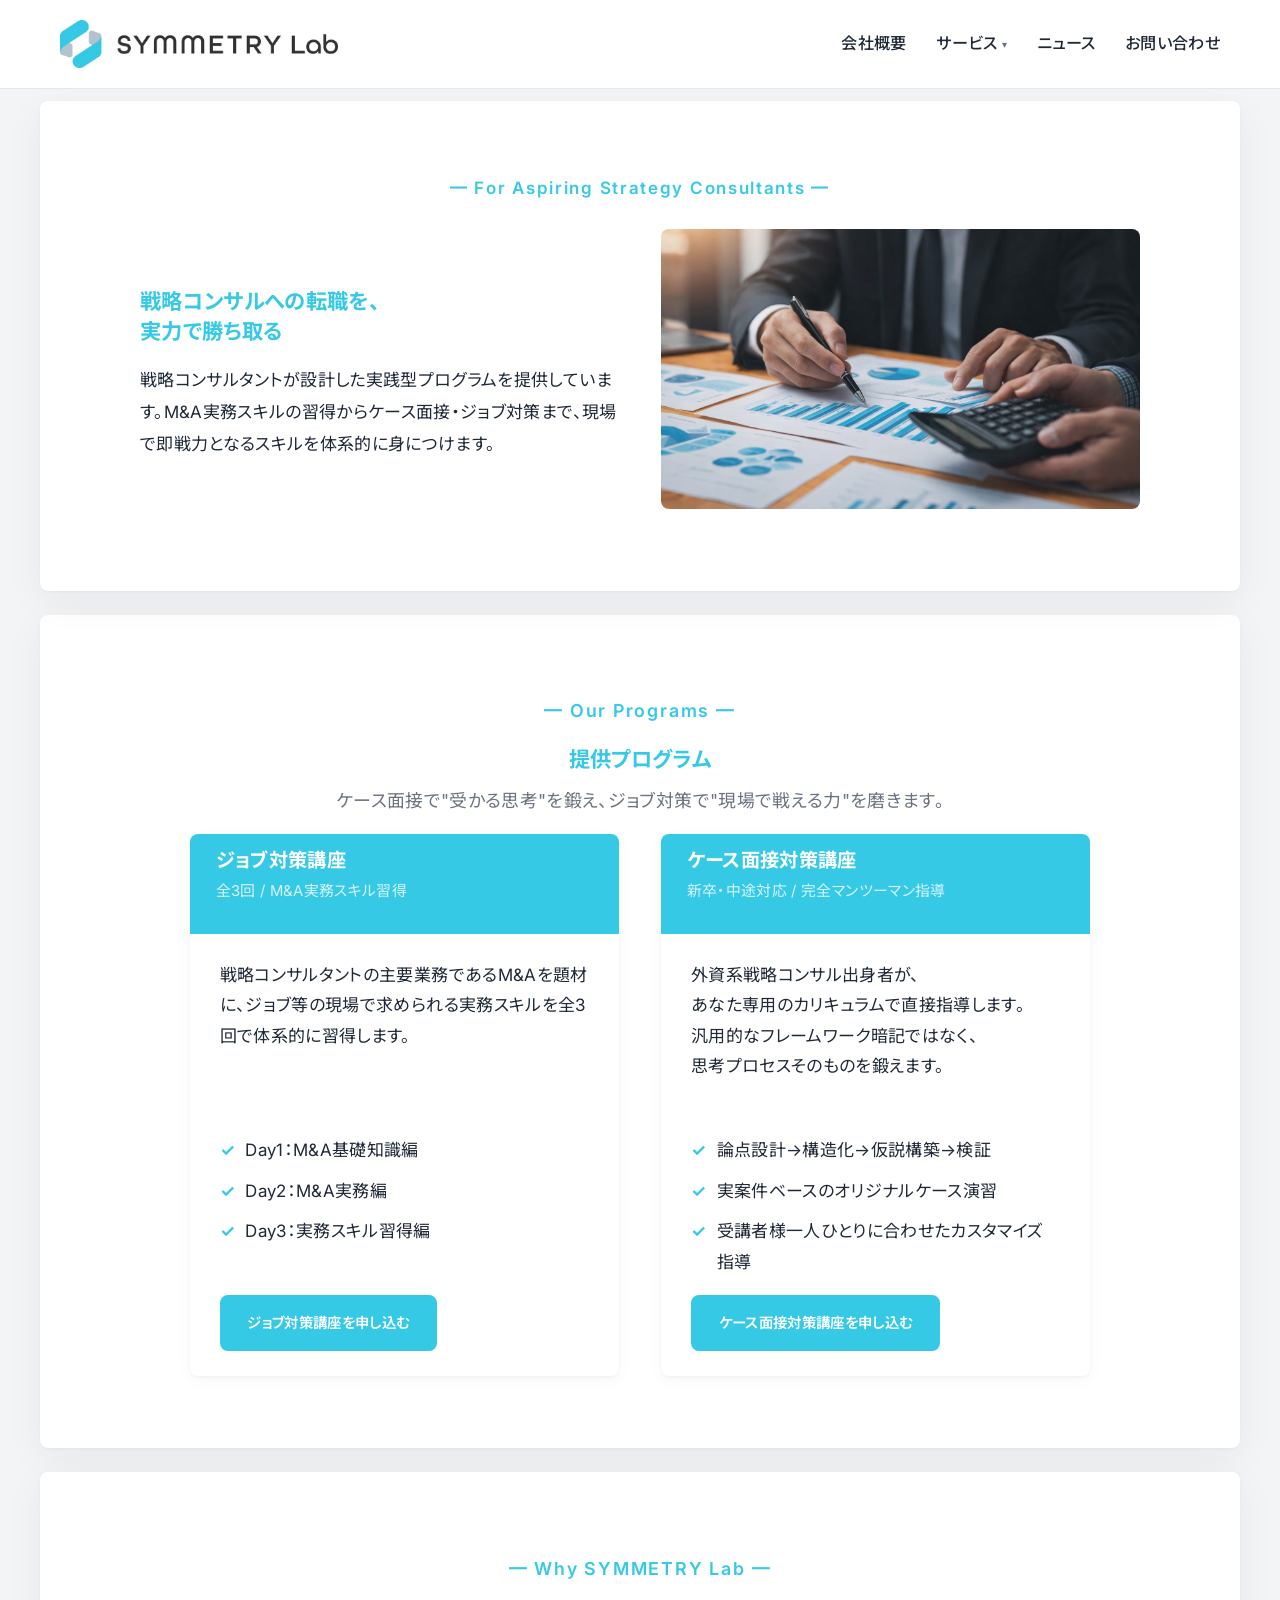
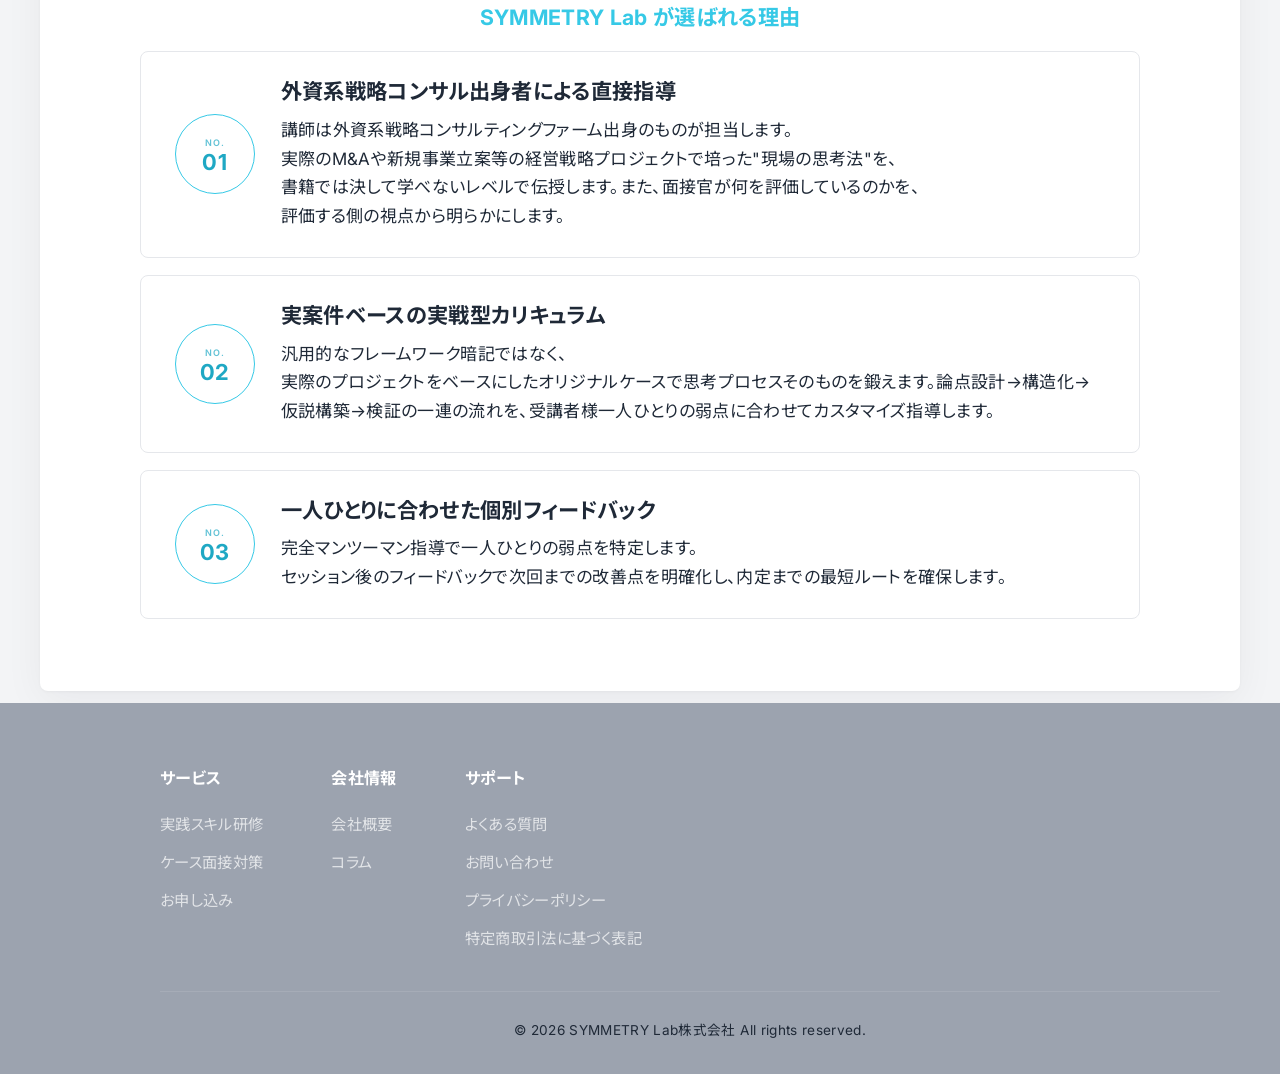
<file: index.html>
<!DOCTYPE html>
<html lang="ja">
<head>
  <meta charset="UTF-8">
  <meta name="viewport" content="width=device-width, initial-scale=1.0">
  <meta name="description" content="SYMMETRY Lab株式会社は、外資系戦略コンサル出身者による実践型研修・ケース面接対策を提供。受講生リピート率100%。1時間¥7,000から。">
  <meta property="og:title" content="SYMMETRY Lab株式会社 | 外資系戦略コンサル出身者による実践研修">
  <meta property="og:description" content="外資系戦略コンサル出身者が教える実践型研修。ケース面接対策からM&A実務スキル習得まで。受講生リピート率100%。">
  <meta property="og:type" content="website">
  <link rel="canonical" href="https://symmetrylab.jp/">
  <link rel="preconnect" href="https://fonts.googleapis.com">
  <link rel="preconnect" href="https://fonts.gstatic.com" crossorigin>
  <link href="https://fonts.googleapis.com/css2?family=Inter:wght@300;400;500;600;700&family=Noto+Sans+JP:wght@300;400;500;600;700&display=swap" rel="stylesheet">
  <link rel="stylesheet" href="css/style.css">
  <title>SYMMETRY Lab株式会社 | 外資系戦略コンサル出身者による実践研修</title>
  <script type="application/ld+json">
  {
    "@context": "https://schema.org",
    "@type": "Organization",
    "name": "SYMMETRY Lab株式会社",
    "description": "外資系戦略コンサル出身者による実践型研修・ケース面接対策サービス",
    "url": "https://symmetrylab.jp"
  }
  </script>
  <!-- Google tag (gtag.js) -->
  <script async src="https://www.googletagmanager.com/gtag/js?id=G-KR9VEKC8JZ"></script>
  <script>
    window.dataLayer = window.dataLayer || [];
    function gtag(){dataLayer.push(arguments);}
    gtag('js', new Date());
    gtag('config', 'G-KR9VEKC8JZ');
  </script>
    <link rel="icon" href="/favicon.ico" sizes="any">
  <link rel="icon" type="image/png" sizes="32x32" href="images/favicon-32x32.png">
  <link rel="icon" type="image/png" sizes="192x192" href="images/favicon-192x192.png">
  <link rel="apple-touch-icon" sizes="192x192" href="images/favicon-192x192.png">
</head>
<body>

  <!-- Navigation -->
  <nav class="navbar">
    <div class="container">
      <a href="index.html" class="nav-logo"><img src="images/logo.jpg" alt="SYMMETRY Lab" class="nav-logo-img"></a>
      <button class="nav-toggle" aria-label="メニュー" aria-expanded="false">
        <span></span><span></span><span></span>
      </button>
      <div class="nav-links">
        <a href="company.html">会社概要</a>
        <div class="nav-dropdown">
          <a href="services.html" class="nav-dropdown-trigger">サービス</a>
          <div class="nav-dropdown-menu">
            <a href="services.html">ジョブ対策</a>
            <a href="lp-case.html">ケース面接対策</a>
            <a href="faq.html">よくある質問</a>
          </div>
        </div>
        <a href="blog/index.html">ニュース</a>
        <a href="contact.html">お問い合わせ</a>
      </div>
    </div>
  </nav>

  <!-- Hero -->
  <section class="section">
    <div class="container fade-in">
      <p style="color:var(--color-accent);font-weight:600;letter-spacing:0.1em;margin:0 0 1.5rem;text-align:center;">━ For Aspiring Strategy Consultants ━</p>
      <div style="display:grid;grid-template-columns:1fr 1fr;gap:2.5rem;align-items:center;max-width:1200px;margin:0 auto;">
        <div>
          <h1 style="margin-bottom:1rem;font-size:1.25rem;color:var(--color-accent);">戦略コンサルへの転職を、<br>実力で勝ち取る</h1>
          <p style="margin:0;line-height:1.9;">戦略コンサルタントが設計した実践型プログラムを提供しています。M&A実務スキルの習得からケース面接・ジョブ対策まで、現場で即戦力となるスキルを体系的に身につけます。</p>
        </div>
        <div style="text-align:center;">
          <img src="images/hero-consulting.jpg" alt="戦略コンサルティング" style="width:100%;max-width:520px;height:280px;object-fit:cover;border-radius:8px;display:inline-block;">
        </div>
      </div>
    </div>
  </section>

  <!-- Services Overview -->
  <section class="section section-programs">
    <div class="container">
      <div class="section-header">
        <p style="color:var(--color-accent);font-weight:600;letter-spacing:0.1em;margin-bottom:1rem;">━ Our Programs ━</p>
        <h2>提供プログラム</h2>
        <p>ケース面接で"受かる思考"を鍛え、ジョブ対策で"現場で戦える力"を磨きます。</p>
      </div>
      <div class="grid-2 fade-in">
        <div class="service-card">
          <div class="service-card-header">
            <h3>ジョブ対策講座</h3>
            <p class="text-small" style="opacity:0.8">全3回 / M&A実務スキル習得</p>
          </div>
          <div class="service-card-body">
            <p>戦略コンサルタントの主要業務であるM&Aを題材に、ジョブ等の現場で求められる実務スキルを全3回で体系的に習得します。</p>
            <ul>
              <li>Day1：M&A基礎知識編</li>
              <li>Day2：M&A実務編</li>
              <li>Day3：実務スキル習得編</li>
            </ul>
            <a href="services.html" class="btn-primary">ジョブ対策講座を申し込む</a>
          </div>
        </div>
        <div class="service-card">
          <div class="service-card-header">
            <h3>ケース面接対策講座</h3>
            <p class="text-small" style="opacity:0.8">新卒・中途対応 / 完全マンツーマン指導</p>
          </div>
          <div class="service-card-body">
            <p style="word-break:keep-all;overflow-wrap:break-word;">外資系戦略コンサル出身者が、あなた専用のカリキュラムで直接指導します。汎用的なフレームワーク暗記ではなく、思考プロセスそのものを鍛えます。</p>
            <ul>
              <li>論点設計→構造化→仮説構築→検証</li>
              <li>実案件ベースのオリジナルケース演習</li>
              <li>受講者様一人ひとりに合わせたカスタマイズ指導</li>
            </ul>
            <a href="lp-case.html" class="btn-primary">ケース面接対策講座を申し込む</a>
          </div>
        </div>
      </div>
    </div>
  </section>

  <!-- Why SYMMETRY Lab -->
  <section class="section section-alt section-why">
    <div class="container">
      <div class="section-header">
        <p style="color:var(--color-accent);font-weight:600;letter-spacing:0.1em;margin-bottom:1rem;">━ Why SYMMETRY Lab ━</p>
        <h2 style="color:var(--color-accent);font-size:1.25rem;">SYMMETRY Lab が選ばれる理由</h2>
      </div>

      <div style="max-width:1100px;margin:1rem auto 0;display:flex;flex-direction:column;gap:1rem;">
        <div style="display:flex;align-items:center;gap:1.5rem;background:#fff;border:1px solid var(--color-border);border-radius:8px;padding:1.5rem 2rem;">
          <div style="flex-shrink:0;width:80px;height:80px;border-radius:50%;border:1px solid var(--color-accent);color:var(--color-accent-hover);display:flex;flex-direction:column;align-items:center;justify-content:center;font-family:'Inter',sans-serif;font-weight:700;letter-spacing:0.05em;">
            <span style="font-size:9px;font-weight:600;opacity:0.7;">NO.</span>
            <span style="font-size:22px;line-height:1;">01</span>
          </div>
          <div>
            <h3 style="font-size:1.25rem;font-weight:700;color:var(--color-primary);margin-bottom:0.5rem;">外資系戦略コンサル出身者による直接指導</h3>
            <p style="color:var(--color-text);margin:0;line-height:1.7;word-break:keep-all;overflow-wrap:break-word;">講師は外資系戦略コンサルティングファーム出身のものが担当します。実際のM&Aや新規事業立案等の経営戦略プロジェクトで培った"現場の思考法"を、書籍では決して学べないレベルで伝授します。また、面接官が何を評価しているのかを、評価する側の視点から明らかにします。</p>
          </div>
        </div>

        <div style="display:flex;align-items:center;gap:1.5rem;background:#fff;border:1px solid var(--color-border);border-radius:8px;padding:1.5rem 2rem;">
          <div style="flex-shrink:0;width:80px;height:80px;border-radius:50%;border:1px solid var(--color-accent);color:var(--color-accent-hover);display:flex;flex-direction:column;align-items:center;justify-content:center;font-family:'Inter',sans-serif;font-weight:700;letter-spacing:0.05em;">
            <span style="font-size:9px;font-weight:600;opacity:0.7;">NO.</span>
            <span style="font-size:22px;line-height:1;">02</span>
          </div>
          <div>
            <h3 style="font-size:1.25rem;font-weight:700;color:var(--color-primary);margin-bottom:0.5rem;">実案件ベースの実戦型カリキュラム</h3>
            <p style="color:var(--color-text);margin:0;line-height:1.7;word-break:keep-all;overflow-wrap:break-word;">汎用的なフレームワーク暗記ではなく、実際のプロジェクトをベースにしたオリジナルケースで思考プロセスそのものを鍛えます。論点設計→構造化→仮説構築→検証の一連の流れを、受講者様一人ひとりの弱点に合わせてカスタマイズ指導します。</p>
          </div>
        </div>

        <div style="display:flex;align-items:center;gap:1.5rem;background:#fff;border:1px solid var(--color-border);border-radius:8px;padding:1.5rem 2rem;">
          <div style="flex-shrink:0;width:80px;height:80px;border-radius:50%;border:1px solid var(--color-accent);color:var(--color-accent-hover);display:flex;flex-direction:column;align-items:center;justify-content:center;font-family:'Inter',sans-serif;font-weight:700;letter-spacing:0.05em;">
            <span style="font-size:9px;font-weight:600;opacity:0.7;">NO.</span>
            <span style="font-size:22px;line-height:1;">03</span>
          </div>
          <div>
            <h3 style="font-size:1.25rem;font-weight:700;color:var(--color-primary);margin-bottom:0.5rem;">一人ひとりに合わせた個別フィードバック</h3>
            <p style="color:var(--color-text);margin:0;line-height:1.7;word-break:keep-all;overflow-wrap:break-word;">完全マンツーマン指導で一人ひとりの弱点を特定します。セッション後のフィードバックで次回までの改善点を明確化し、内定までの最短ルートを確保します。</p>
          </div>
        </div>
      </div>
    </div>
  </section>

  <!-- Footer -->
  <footer class="footer">
    <div class="container">
      <div class="footer-grid">

        <div>
          <h4>サービス</h4>
          <div class="footer-links">
            <a href="services.html#practical-skills">実践スキル研修</a>
            <a href="lp-case.html">ケース面接対策</a>
            <a href="booking.html">お申し込み</a>
          </div>
        </div>
        <div>
          <h4>会社情報</h4>
          <div class="footer-links">
            <a href="company.html">会社概要</a>
            <a href="blog/index.html">コラム</a>
          </div>
        </div>
        <div>
          <h4>サポート</h4>
          <div class="footer-links">
            <a href="faq.html">よくある質問</a>
            <a href="contact.html">お問い合わせ</a>
            <a href="privacy.html">プライバシーポリシー</a>
            <a href="tokushoho.html">特定商取引法に基づく表記</a>
          </div>
        </div>
      </div>
      <div class="footer-bottom">
        <a href="admin.html" style="color:inherit;text-decoration:none;">&copy; 2026 SYMMETRY Lab株式会社 All rights reserved.</a>
      </div>
    </div>
  </footer>

  <script src="js/main.js"></script>
</body>
</html>
</file>
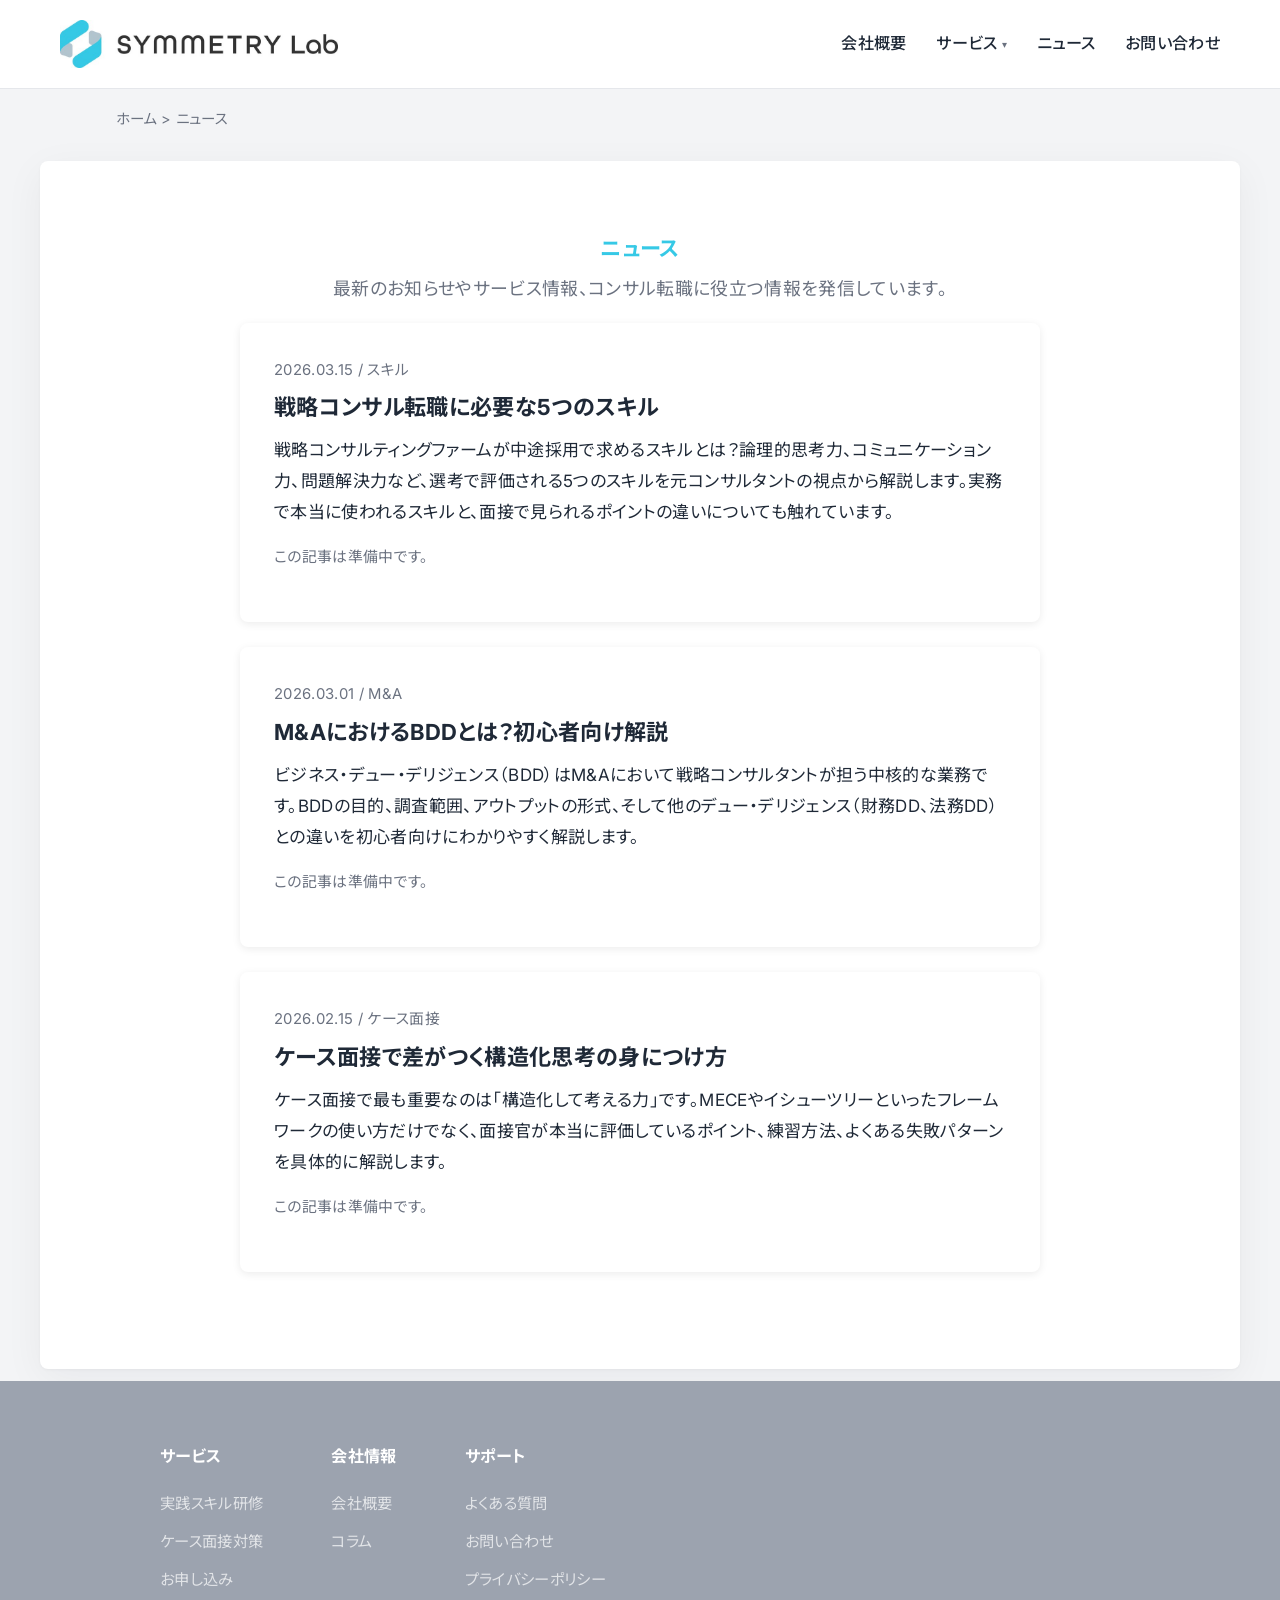
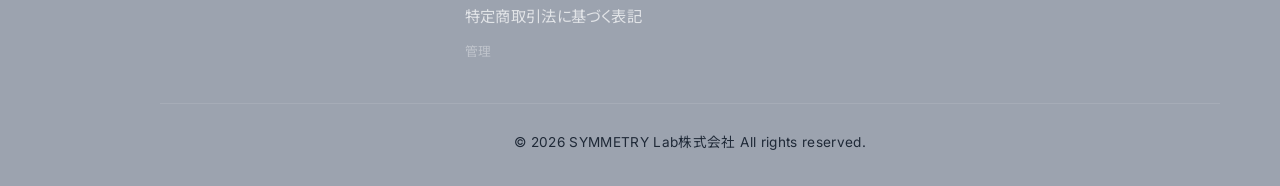
<file: blog/index.html>
<!DOCTYPE html>
<html lang="ja">
<head>
  <meta charset="UTF-8">
  <meta name="viewport" content="width=device-width, initial-scale=1.0">
  <meta name="description" content="SYMMETRY Labのコラム。戦略コンサル転職に役立つスキル解説、M&A・BDD入門、ケース面接対策のノウハウを発信しています。">
  <meta property="og:title" content="コラム | SYMMETRY Lab株式会社">
  <meta property="og:description" content="戦略コンサル転職に役立つコラム。実務スキルやケース面接のノウハウを元コンサルタントが解説。">
  <meta property="og:type" content="website">
  <link rel="canonical" href="https://symmetrylab.jp/blog/">
  <link rel="preconnect" href="https://fonts.googleapis.com">
  <link rel="preconnect" href="https://fonts.gstatic.com" crossorigin>
  <link href="https://fonts.googleapis.com/css2?family=Inter:wght@300;400;500;600;700&family=Noto+Sans+JP:wght@300;400;500;600;700&display=swap" rel="stylesheet">
  <link rel="stylesheet" href="../css/style.css">
  <title>コラム | SYMMETRY Lab株式会社</title>
  <!-- Google tag (gtag.js) -->
  <script async src="https://www.googletagmanager.com/gtag/js?id=G-KR9VEKC8JZ"></script>
  <script>
    window.dataLayer = window.dataLayer || [];
    function gtag(){dataLayer.push(arguments);}
    gtag('js', new Date());
    gtag('config', 'G-KR9VEKC8JZ');
  </script>
    <link rel="icon" href="/favicon.ico" sizes="any">
  <link rel="icon" type="image/png" sizes="32x32" href="../images/favicon-32x32.png">
  <link rel="icon" type="image/png" sizes="192x192" href="../images/favicon-192x192.png">
  <link rel="apple-touch-icon" sizes="192x192" href="../images/favicon-192x192.png">
</head>
<body>

  <!-- Navigation -->
  <nav class="navbar">
    <div class="container">
      <a href="../index.html" class="nav-logo"><img src="../images/logo.jpg" alt="SYMMETRY Lab" class="nav-logo-img"></a>
      <button class="nav-toggle" aria-label="メニュー" aria-expanded="false">
        <span></span><span></span><span></span>
      </button>
      <div class="nav-links">
        <a href="../company.html">会社概要</a>
        <div class="nav-dropdown">
          <a href="../services.html" class="nav-dropdown-trigger">サービス</a>
          <div class="nav-dropdown-menu">
            <a href="../services.html">ジョブ対策</a>
            <a href="../lp-case.html">ケース面接対策</a>
            <a href="../faq.html">よくある質問</a>
          </div>
        </div>
        <a href="../blog/index.html">ニュース</a>
        <a href="../contact.html">お問い合わせ</a>
      </div>
    </div>
  </nav>

  <!-- Breadcrumb -->
  <div class="breadcrumb">
    <div class="container">
      <a href="../index.html">ホーム</a> &gt; <span>ニュース</span>
    </div>
  </div>

  <!-- Blog Listing -->
  <section class="section">
    <div class="container">
      <div class="section-header">
        <h1 style="color:var(--color-accent);">ニュース</h1>
        <p>最新のお知らせやサービス情報、コンサル転職に役立つ情報を発信しています。</p>
      </div>

      <div class="blog-list fade-in" style="max-width:800px;margin:0 auto;">

        <!-- Article 1 -->
        <article class="blog-card" style="background:#fff;border-radius:8px;padding:2rem;margin-bottom:1.5rem;box-shadow:0 2px 8px rgba(0,0,0,0.08);">
          <p class="text-small text-light" style="margin-bottom:0.5rem;">2026.03.15 / スキル</p>
          <h2 style="font-size:1.3rem;margin-bottom:0.75rem;">戦略コンサル転職に必要な5つのスキル</h2>
          <p>戦略コンサルティングファームが中途採用で求めるスキルとは？論理的思考力、コミュニケーション力、問題解決力など、選考で評価される5つのスキルを元コンサルタントの視点から解説します。実務で本当に使われるスキルと、面接で見られるポイントの違いについても触れています。</p>
          <p class="text-small text-light" style="margin-top:1rem;">この記事は準備中です。</p>
        </article>

        <!-- Article 2 -->
        <article class="blog-card" style="background:#fff;border-radius:8px;padding:2rem;margin-bottom:1.5rem;box-shadow:0 2px 8px rgba(0,0,0,0.08);">
          <p class="text-small text-light" style="margin-bottom:0.5rem;">2026.03.01 / M&A</p>
          <h2 style="font-size:1.3rem;margin-bottom:0.75rem;">M&AにおけるBDDとは？初心者向け解説</h2>
          <p>ビジネス・デュー・デリジェンス（BDD）はM&Aにおいて戦略コンサルタントが担う中核的な業務です。BDDの目的、調査範囲、アウトプットの形式、そして他のデュー・デリジェンス（財務DD、法務DD）との違いを初心者向けにわかりやすく解説します。</p>
          <p class="text-small text-light" style="margin-top:1rem;">この記事は準備中です。</p>
        </article>

        <!-- Article 3 -->
        <article class="blog-card" style="background:#fff;border-radius:8px;padding:2rem;margin-bottom:1.5rem;box-shadow:0 2px 8px rgba(0,0,0,0.08);">
          <p class="text-small text-light" style="margin-bottom:0.5rem;">2026.02.15 / ケース面接</p>
          <h2 style="font-size:1.3rem;margin-bottom:0.75rem;">ケース面接で差がつく構造化思考の身につけ方</h2>
          <p>ケース面接で最も重要なのは「構造化して考える力」です。MECEやイシューツリーといったフレームワークの使い方だけでなく、面接官が本当に評価しているポイント、練習方法、よくある失敗パターンを具体的に解説します。</p>
          <p class="text-small text-light" style="margin-top:1rem;">この記事は準備中です。</p>
        </article>

      </div>
    </div>
  </section>

  <!-- CTA Banner -->
  <!-- Footer -->
  <footer class="footer">
    <div class="container">
      <div class="footer-grid">

        <div>
          <h4>サービス</h4>
          <div class="footer-links">
            <a href="../services.html#practical-skills">実践スキル研修</a>
            <a href="../services.html#case-interview">ケース面接対策</a>
            <a href="../booking.html">お申し込み</a>
          </div>
        </div>
        <div>
          <h4>会社情報</h4>
          <div class="footer-links">
            <a href="../company.html">会社概要</a>
                <a href="../blog/index.html">コラム</a>
          </div>
        </div>
        <div>
          <h4>サポート</h4>
          <div class="footer-links">
            <a href="../faq.html">よくある質問</a>
            <a href="../contact.html">お問い合わせ</a>
            <a href="../privacy.html">プライバシーポリシー</a>
            <a href="../tokushoho.html">特定商取引法に基づく表記</a>
            <a href="../admin.html" style="font-size:0.75rem;opacity:0.5;">管理</a>
          </div>
        </div>
      </div>
      <div class="footer-bottom">
        <a href="admin.html" style="color:inherit;text-decoration:none;">&copy; 2026 SYMMETRY Lab株式会社 All rights reserved.</a>
      </div>
    </div>
  </footer>

  <script src="../js/main.js"></script>
</body>
</html>
</file>
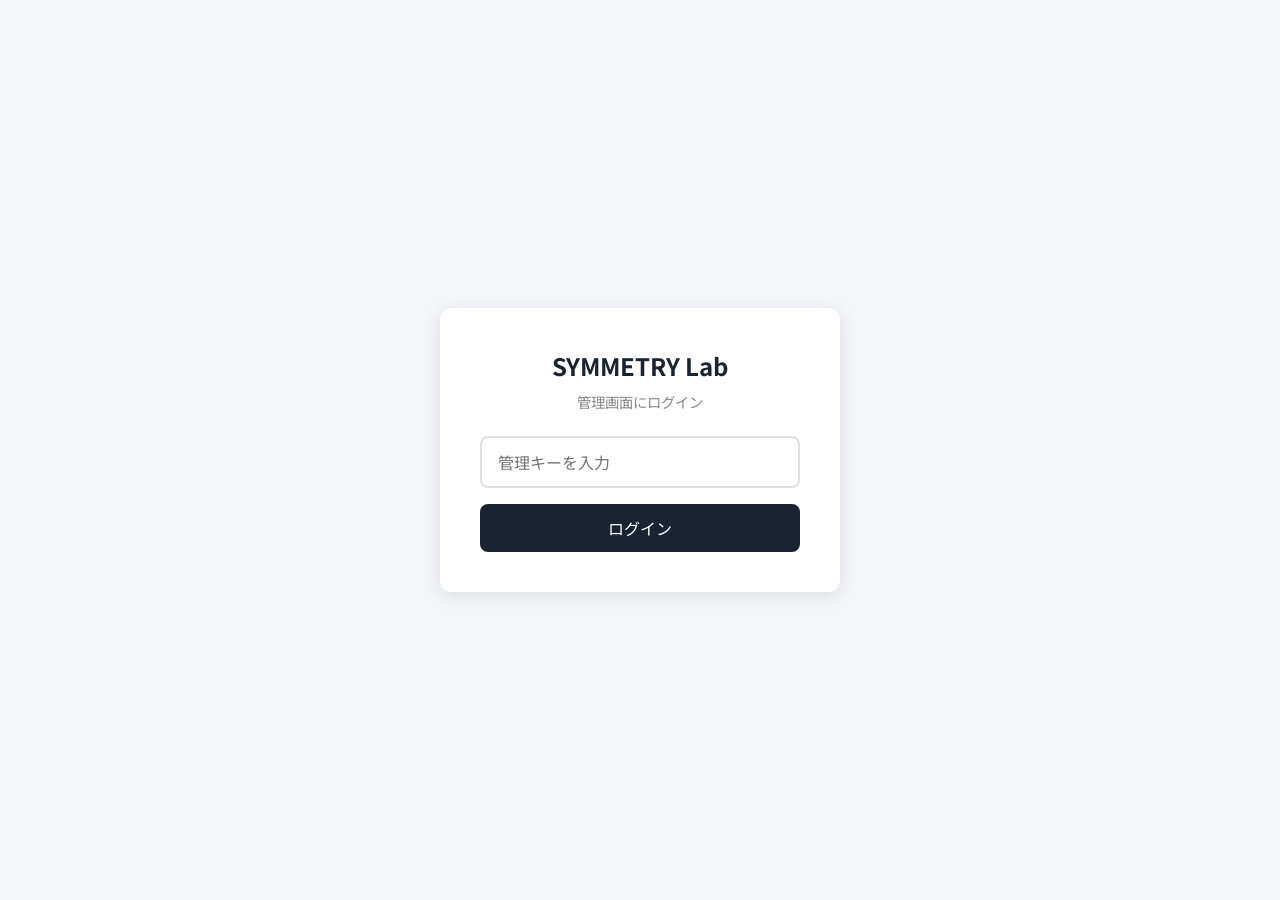
<file: admin.html>
<!DOCTYPE html>
<html lang="ja">
<head>
  <meta charset="UTF-8">
  <meta name="viewport" content="width=device-width, initial-scale=1.0">
  <meta name="robots" content="noindex, nofollow">
  <title>管理画面 | SYMMETRY Lab</title>
  <link rel="preconnect" href="https://fonts.googleapis.com">
  <link rel="preconnect" href="https://fonts.gstatic.com" crossorigin>
  <link href="https://fonts.googleapis.com/css2?family=Noto+Sans+JP:wght@400;700&display=swap" rel="stylesheet">
  <style>
    :root {
      --primary: #1a2332;
      --accent: #00b4d8;
      --bg: #f4f6f9;
      --card: #fff;
      --border: #e0e0e0;
      --text: #333;
      --text-light: #888;
      --success: #27ae60;
      --danger: #e74c3c;
      --warning: #f39c12;
    }
    * { margin: 0; padding: 0; box-sizing: border-box; }
    body { font-family: 'Noto Sans JP', sans-serif; background: var(--bg); color: var(--text); }

    /* ログイン画面 */
    .login-overlay {
      position: fixed; top: 0; left: 0; right: 0; bottom: 0;
      background: var(--bg); z-index: 9999;
      display: flex; align-items: center; justify-content: center;
    }
    .login-overlay.hidden { display: none; }
    .login-box {
      background: var(--card); padding: 2.5rem; border-radius: 12px;
      box-shadow: 0 4px 20px rgba(0,0,0,0.1); max-width: 400px; width: 90%;
      text-align: center;
    }
    .login-box h1 { font-size: 1.5rem; margin-bottom: 0.5rem; color: var(--primary); }
    .login-box p { color: var(--text-light); margin-bottom: 1.5rem; font-size: 0.9rem; }
    .login-box input {
      width: 100%; padding: 0.75rem 1rem; border: 2px solid var(--border);
      border-radius: 8px; font-size: 1rem; margin-bottom: 1rem;
      font-family: inherit;
    }
    .login-box input:focus { outline: none; border-color: var(--accent); }
    .login-box button {
      width: 100%; padding: 0.75rem; background: var(--primary); color: #fff;
      border: none; border-radius: 8px; font-size: 1rem; cursor: pointer;
      font-family: inherit;
    }
    .login-box button:hover { background: #263346; }
    .login-error { color: var(--danger); font-size: 0.85rem; margin-top: 0.5rem; display: none; }

    /* ヘッダー */
    .admin-header {
      background: var(--primary); color: #fff; padding: 1rem 2rem;
      display: flex; justify-content: space-between; align-items: center;
    }
    .admin-header h1 { font-size: 1.2rem; }
    .admin-header a { color: rgba(255,255,255,0.7); text-decoration: none; font-size: 0.9rem; }
    .admin-header a:hover { color: #fff; }

    /* メインレイアウト */
    .admin-container { max-width: 1200px; margin: 0 auto; padding: 1.5rem; }

    /* タブ */
    .tabs {
      display: flex; gap: 0; margin-bottom: 1.5rem;
      border-bottom: 2px solid var(--border);
    }
    .tab {
      padding: 0.75rem 1.5rem; cursor: pointer; border: none; background: none;
      font-family: inherit; font-size: 0.95rem; color: var(--text-light);
      border-bottom: 2px solid transparent; margin-bottom: -2px;
    }
    .tab:hover { color: var(--text); }
    .tab.active { color: var(--accent); border-bottom-color: var(--accent); font-weight: 700; }
    .tab-content { display: none; }
    .tab-content.active { display: block; }

    /* 統計カード */
    .stats-grid { display: grid; grid-template-columns: repeat(auto-fit, minmax(220px, 1fr)); gap: 1rem; margin-bottom: 1.5rem; }
    .stat-card {
      background: var(--card); border-radius: 10px; padding: 1.25rem 1.5rem;
      box-shadow: 0 2px 8px rgba(0,0,0,0.06);
    }
    .stat-card .label { font-size: 0.8rem; color: var(--text-light); margin-bottom: 0.25rem; }
    .stat-card .value { font-size: 1.8rem; font-weight: 700; color: var(--primary); }
    .stat-card .value.accent { color: var(--accent); }

    /* テーブル */
    .table-container {
      background: var(--card); border-radius: 10px; overflow: hidden;
      box-shadow: 0 2px 8px rgba(0,0,0,0.06);
    }
    .table-toolbar {
      padding: 1rem 1.5rem; display: flex; gap: 1rem; align-items: center;
      flex-wrap: wrap; border-bottom: 1px solid var(--border);
    }
    .table-toolbar select, .table-toolbar input {
      padding: 0.5rem 0.75rem; border: 1px solid var(--border); border-radius: 6px;
      font-family: inherit; font-size: 0.9rem;
    }
    .table-toolbar select:focus, .table-toolbar input:focus { outline: none; border-color: var(--accent); }
    .btn-export {
      padding: 0.5rem 1rem; background: var(--success); color: #fff;
      border: none; border-radius: 6px; cursor: pointer; font-family: inherit;
      font-size: 0.9rem; margin-left: auto;
    }
    .btn-export:hover { background: #219a52; }
    table { width: 100%; border-collapse: collapse; font-size: 0.85rem; }
    thead { background: #f8f9fa; }
    th { padding: 0.75rem 1rem; text-align: left; font-weight: 700; color: var(--text-light); white-space: nowrap; }
    td { padding: 0.75rem 1rem; border-top: 1px solid #f0f0f0; }
    tr:hover td { background: #fafbfc; }
    .status-paid { color: var(--success); font-weight: 700; }
    .status-pending { color: var(--warning); font-weight: 700; }
    .no-data { text-align: center; padding: 3rem; color: var(--text-light); }

    /* ブロック日管理 */
    .block-section { margin-bottom: 2rem; }
    .block-section h3 { margin-bottom: 1rem; }
    .block-calendar {
      background: var(--card); border-radius: 10px; padding: 1.5rem;
      box-shadow: 0 2px 8px rgba(0,0,0,0.06); margin-bottom: 1rem;
    }
    .block-cal-header {
      display: flex; justify-content: space-between; align-items: center; margin-bottom: 1rem;
    }
    .block-cal-header button {
      background: none; border: 1px solid var(--border); border-radius: 6px;
      padding: 0.4rem 0.75rem; cursor: pointer; font-size: 1rem;
    }
    .block-cal-header button:hover { background: #f0f0f0; }
    .block-cal-header span { font-weight: 700; font-size: 1.1rem; }
    .block-cal-grid {
      display: grid; grid-template-columns: repeat(7, 1fr); gap: 4px;
    }
    .block-cal-grid .dlabel {
      text-align: center; font-size: 0.75rem; font-weight: 700; color: var(--text-light);
      padding: 0.4rem 0;
    }
    .block-cal-grid .dlabel:first-child { color: var(--danger); }
    .block-cal-grid .dlabel:last-child { color: #3498db; }
    .block-cal-cell {
      text-align: center; padding: 0.5rem; font-size: 0.85rem;
      border-radius: 6px; cursor: default; color: #ccc;
    }
    .block-cal-cell.active { color: var(--text); cursor: pointer; }
    .block-cal-cell.active:hover { background: #f0f0f0; }
    .block-cal-cell.blocked { background: #36C9E6; color: #fff; font-weight: 700; }
    .block-cal-cell.blocked:hover { background: #1FA8C4; }
    .block-cal-cell.editing { outline: 3px solid #F59E0B; }
    .ts-btn { padding:10px;border:1px solid #ddd;border-radius:6px;background:#fff;cursor:pointer;text-align:center;font-size:14px;font-weight:600;font-family:inherit;transition:all 0.2s; }
    .ts-btn:hover { border-color:#36C9E6;background:#f0fafe; }
    .ts-btn.active { background:#36C9E6;color:#fff;border-color:#36C9E6; }
    .ts-btn.active:hover { background:#1FA8C4; }
    .block-type-select { margin-bottom: 1rem; }
    .block-type-select select {
      padding: 0.5rem 0.75rem; border: 1px solid var(--border); border-radius: 6px;
      font-family: inherit; font-size: 0.95rem;
    }
    .btn-save-block {
      padding: 0.6rem 1.5rem; background: var(--accent); color: #fff;
      border: none; border-radius: 6px; cursor: pointer; font-family: inherit; font-size: 0.95rem;
    }
    .btn-save-block:hover { background: #0096b5; }
    .block-legend {
      display: flex; gap: 1.5rem; margin-top: 0.75rem; font-size: 0.8rem; color: var(--text-light);
    }
    .block-legend span::before {
      content: ''; display: inline-block; width: 12px; height: 12px;
      border-radius: 3px; margin-right: 4px; vertical-align: middle;
    }
    .block-legend .leg-blocked::before { background: #36C9E6; }
    .block-legend .leg-available::before { background: #e8e8e8; }
    .save-msg { display: inline-block; margin-left: 1rem; color: var(--success); font-size: 0.9rem; opacity: 0; transition: opacity 0.3s; }
    .save-msg.show { opacity: 1; }
  </style>
  <!-- Google tag (gtag.js) -->
  <script async src="https://www.googletagmanager.com/gtag/js?id=G-KR9VEKC8JZ"></script>
  <script>
    window.dataLayer = window.dataLayer || [];
    function gtag(){dataLayer.push(arguments);}
    gtag('js', new Date());
    gtag('config', 'G-KR9VEKC8JZ');
  </script>
    <link rel="icon" href="/favicon.ico" sizes="any">
  <link rel="icon" type="image/png" sizes="32x32" href="images/favicon-32x32.png">
  <link rel="icon" type="image/png" sizes="192x192" href="images/favicon-192x192.png">
  <link rel="apple-touch-icon" sizes="192x192" href="images/favicon-192x192.png">
</head>
<body>

<!-- ログイン画面 -->
<div class="login-overlay" id="login-overlay">
  <div class="login-box">
    <h1>SYMMETRY Lab</h1>
    <p>管理画面にログイン</p>
    <form onsubmit="doLogin(event)">
      <input type="password" id="login-key" placeholder="管理キーを入力" autocomplete="off">
      <button type="submit">ログイン</button>
    </form>
    <p class="login-error" id="login-error">管理キーが正しくありません</p>
  </div>
</div>

<!-- ヘッダー -->
<div class="admin-header">
  <h1>SYMMETRY Lab 管理画面</h1>
  <div>
    <a href="index.html" style="margin-right:1rem;">サイトを見る</a>
    <a href="#" onclick="logout()">ログアウト</a>
  </div>
</div>

<!-- メインコンテンツ -->
<div class="admin-container">
  <!-- タブ -->
  <div class="tabs">
    <button class="tab active" onclick="switchTab('dashboard')">ダッシュボード</button>
    <button class="tab" onclick="switchTab('bookings')">予約一覧</button>
    <button class="tab" onclick="switchTab('blocked')">予約対応可能日設定</button>
    <button class="tab" onclick="switchTab('referrals')">紹介コード管理</button>
  </div>

  <!-- ダッシュボード -->
  <div class="tab-content active" id="tab-dashboard">
    <div class="stats-grid">
      <div class="stat-card">
        <div class="label">今月の予約件数</div>
        <div class="value accent" id="stat-monthly-bookings">-</div>
      </div>
      <div class="stat-card">
        <div class="label">今月の売上</div>
        <div class="value" id="stat-monthly-revenue">-</div>
      </div>
      <div class="stat-card">
        <div class="label">累計予約件数</div>
        <div class="value accent" id="stat-total-bookings">-</div>
      </div>
      <div class="stat-card">
        <div class="label">累計売上</div>
        <div class="value" id="stat-total-revenue">-</div>
      </div>
    </div>

    <h3 style="margin-bottom:1rem;">最近の予約</h3>
    <div class="table-container">
      <table>
        <thead>
          <tr><th>日時</th><th>研修</th><th>研修日</th><th>氏名</th><th>金額</th><th>状態</th></tr>
        </thead>
        <tbody id="recent-bookings"></tbody>
      </table>
    </div>
  </div>

  <!-- 予約一覧 -->
  <div class="tab-content" id="tab-bookings">
    <div class="table-container">
      <div class="table-toolbar">
        <select id="filter-type" onchange="filterBookings()">
          <option value="">すべての研修</option>
          <option value="実践スキル研修">実践スキル研修</option>
          <option value="ケース面接対策（新卒）">ケース面接（新卒）</option>
          <option value="ケース面接対策（中途）">ケース面接（中途）</option>
        </select>
        <input type="text" id="filter-search" placeholder="氏名・メールで検索" oninput="filterBookings()">
        <button class="btn-export" onclick="exportExcel()">Excel出力</button>
      </div>
      <table>
        <thead>
          <tr>
            <th>予約ID</th><th>申込日時</th><th>研修</th><th>研修日</th>
            <th>氏名</th><th>メール</th><th>電話番号</th><th>会社名</th>
            <th>金額</th><th>状態</th>
          </tr>
        </thead>
        <tbody id="all-bookings"></tbody>
      </table>
    </div>
  </div>

  <!-- 予約対応可能日設定 -->
  <div class="tab-content" id="tab-blocked">
    <div class="block-section">
      <div class="block-type-select">
        <label style="font-weight:700;margin-right:0.75rem;">研修種別：</label>
        <select id="block-type" onchange="loadBlockedDates()">
          <option value="practical_skills">実践スキル研修</option>
          <option value="case_interview">ケース面接対策</option>
        </select>
      </div>

      <div class="block-calendar">
        <div class="block-cal-header">
          <button onclick="changeBlockMonth(-1)">&lt;</button>
          <span id="block-month-label"></span>
          <button onclick="changeBlockMonth(1)">&gt;</button>
        </div>
        <div class="block-cal-grid" id="block-cal-grid"></div>
        <div class="block-legend">
          <span class="leg-blocked">対応可能（時間設定済み）</span>
          <span class="leg-available">未設定</span>
        </div>
      </div>

      <div id="time-slot-editor" style="display:none;margin:1rem 0;padding:1rem;background:#f0fafe;border:1px solid #36C9E6;border-radius:8px;">
        <h4 id="time-slot-date-label" style="margin-bottom:0.75rem;color:#1a2332;"></h4>
        <p style="font-size:0.8rem;color:var(--text-light);margin-bottom:0.75rem;">対応可能な時間をクリックして選択してください</p>
        <div id="time-slot-grid" style="display:grid;grid-template-columns:repeat(6,1fr);gap:6px;"></div>
      </div>

      <p style="font-size:0.85rem;color:var(--text-light);margin-bottom:1rem;">① カレンダーの日付をクリック → ② 対応可能な時間を選択 → ③「保存」を押してください。</p>
      <button class="btn-save-block" onclick="saveBlockedDates()">保存</button>
      <span class="save-msg" id="save-msg">保存しました</span>
    </div>
  </div>

  <!-- 紹介コード管理 -->
  <div class="tab-content" id="tab-referrals">
    <div style="display:flex;gap:0.5rem;margin-bottom:1rem;flex-wrap:wrap;">
      <button class="btn-save-block" onclick="addReferralCode()">+ 新規追加</button>
      <button class="btn-save-block" style="background:var(--success);" onclick="saveReferralCodes()">サーバへ保存</button>
      <button class="btn-save-block" style="background:var(--text-light);" onclick="downloadReferralJson()">JSONダウンロード</button>
      <span class="save-msg" id="referral-save-msg">保存しました</span>
    </div>
    <div style="background:#fff8d6;border:1px solid #f0c000;border-radius:6px;padding:0.75rem 1rem;font-size:0.82rem;color:#7a5c00;margin-bottom:1rem;">
      <strong>注意:</strong> Renderの永続ディスクが無い環境では、デプロイ毎にここでの保存内容がリセットされます。永続化したい場合は<strong>「JSONダウンロード」</strong>でファイルを取得し、<code>server/referral_codes.json</code> を上書きしてgit pushしてください。
    </div>
    <div class="table-container">
      <table>
        <thead>
          <tr>
            <th style="min-width:120px;">コード</th>
            <th>種別</th>
            <th>値</th>
            <th>利用 / 上限</th>
            <th>有効期限</th>
            <th>対象</th>
            <th>発行者</th>
            <th>有効</th>
            <th>操作</th>
          </tr>
        </thead>
        <tbody id="referral-tbody"></tbody>
      </table>
    </div>
  </div>
</div>

<script>
  const API_BASE = window.location.origin;
  let adminKey = '';
  let allBookings = [];
  let availableSlotsMap = {}; // {type: {date: [times]}}
  let allTimeSlotsMap = {}; // {type: [all possible times]}
  let editingDate = null;
  let blockYear, blockMonth;
  const DAY_NAMES = ['日', '月', '火', '水', '木', '金', '土'];

  // --- ログイン ---
  function doLogin(e) {
    e.preventDefault();
    adminKey = document.getElementById('login-key').value;
    fetch(`${API_BASE}/api/admin/stats?key=${encodeURIComponent(adminKey)}`)
      .then(res => {
        if (!res.ok) throw new Error();
        return res.json();
      })
      .then(() => {
        document.getElementById('login-overlay').classList.add('hidden');
        sessionStorage.setItem('adminKey', adminKey);
        loadDashboard();
      })
      .catch(() => {
        document.getElementById('login-error').style.display = 'block';
      });
  }

  function logout() {
    sessionStorage.removeItem('adminKey');
    adminKey = '';
    document.getElementById('login-overlay').classList.remove('hidden');
    document.getElementById('login-key').value = '';
    document.getElementById('login-error').style.display = 'none';
  }

  // 自動ログイン
  (function() {
    const saved = sessionStorage.getItem('adminKey');
    if (saved) {
      adminKey = saved;
      fetch(`${API_BASE}/api/admin/stats?key=${encodeURIComponent(adminKey)}`)
        .then(res => { if (!res.ok) throw new Error(); return res.json(); })
        .then(() => {
          document.getElementById('login-overlay').classList.add('hidden');
          loadDashboard();
        })
        .catch(() => { sessionStorage.removeItem('adminKey'); });
    }
  })();

  // --- タブ切り替え ---
  function switchTab(name) {
    document.querySelectorAll('.tab').forEach(t => t.classList.remove('active'));
    document.querySelectorAll('.tab-content').forEach(t => t.classList.remove('active'));
    document.querySelector(`[onclick="switchTab('${name}')"]`).classList.add('active');
    document.getElementById(`tab-${name}`).classList.add('active');

    if (name === 'dashboard') loadDashboard();
    if (name === 'bookings') loadBookings();
    if (name === 'blocked') {
      const now = new Date();
      blockYear = now.getFullYear();
      blockMonth = now.getMonth();
      loadBlockedDates();
    }
    if (name === 'referrals') loadReferralCodes();
  }

  // --- ダッシュボード ---
  async function loadDashboard() {
    try {
      const [statsRes, bookingsRes] = await Promise.all([
        fetch(`${API_BASE}/api/admin/stats?key=${encodeURIComponent(adminKey)}`),
        fetch(`${API_BASE}/api/bookings?key=${encodeURIComponent(adminKey)}`)
      ]);
      const stats = await statsRes.json();
      const bookings = await bookingsRes.json();

      document.getElementById('stat-monthly-bookings').textContent = stats.monthly_bookings;
      document.getElementById('stat-monthly-revenue').textContent = formatYen(stats.monthly_revenue);
      document.getElementById('stat-total-bookings').textContent = stats.total_bookings;
      document.getElementById('stat-total-revenue').textContent = formatYen(stats.total_revenue);

      const tbody = document.getElementById('recent-bookings');
      tbody.innerHTML = '';
      const recent = bookings.slice(0, 5);
      if (recent.length === 0) {
        tbody.innerHTML = '<tr><td colspan="6" class="no-data">まだ予約がありません</td></tr>';
        return;
      }
      recent.forEach(b => {
        const tr = document.createElement('tr');
        tr.innerHTML = `
          <td>${formatDateTime(b.created_at)}</td>
          <td>${b.training_name}</td>
          <td>${b.training_date}</td>
          <td>${b.customer_name}</td>
          <td>${formatYen(b.amount)}</td>
          <td class="${b.payment_status === 'paid' ? 'status-paid' : 'status-pending'}">${b.payment_status === 'paid' ? '決済済' : '未決済'}</td>
        `;
        tbody.appendChild(tr);
      });
    } catch (err) {
      console.error(err);
    }
  }

  // --- 予約一覧 ---
  async function loadBookings() {
    try {
      const res = await fetch(`${API_BASE}/api/bookings?key=${encodeURIComponent(adminKey)}`);
      allBookings = await res.json();
      filterBookings();
    } catch (err) {
      console.error(err);
    }
  }

  function filterBookings() {
    const typeFilter = document.getElementById('filter-type').value;
    const searchFilter = document.getElementById('filter-search').value.toLowerCase();

    const filtered = allBookings.filter(b => {
      if (typeFilter && b.training_name !== typeFilter) return false;
      if (searchFilter) {
        const match = (b.customer_name || '').toLowerCase().includes(searchFilter)
          || (b.customer_email || '').toLowerCase().includes(searchFilter);
        if (!match) return false;
      }
      return true;
    });

    const tbody = document.getElementById('all-bookings');
    tbody.innerHTML = '';
    if (filtered.length === 0) {
      tbody.innerHTML = '<tr><td colspan="10" class="no-data">該当する予約がありません</td></tr>';
      return;
    }
    filtered.forEach(b => {
      const tr = document.createElement('tr');
      tr.innerHTML = `
        <td style="font-size:0.75rem;">${(b.booking_id || '').substring(0, 8)}</td>
        <td>${formatDateTime(b.created_at)}</td>
        <td>${b.training_name}</td>
        <td>${b.training_date}</td>
        <td>${b.customer_name}</td>
        <td>${b.customer_email}</td>
        <td>${b.customer_phone || '-'}</td>
        <td>${b.customer_company || '-'}</td>
        <td>${formatYen(b.amount)}</td>
        <td class="${b.payment_status === 'paid' ? 'status-paid' : 'status-pending'}">${b.payment_status === 'paid' ? '決済済' : '未決済'}</td>
      `;
      tbody.appendChild(tr);
    });
  }

  function exportExcel() {
    window.open(`${API_BASE}/api/bookings/export?key=${encodeURIComponent(adminKey)}`);
  }

  // --- ブロック日管理 ---
  async function loadBlockedDates() {
    try {
      const res = await fetch(`${API_BASE}/api/admin/blocked-dates?key=${encodeURIComponent(adminKey)}`);
      const data = await res.json();
      availableSlotsMap = {};
      allTimeSlotsMap = {};
      for (const [key, val] of Object.entries(data)) {
        availableSlotsMap[key] = val.available_slots || {};
        allTimeSlotsMap[key] = val.time_slots || [];
      }
      editingDate = null;
      document.getElementById('time-slot-editor').style.display = 'none';
      renderBlockCalendar();
    } catch (err) {
      console.error(err);
    }
  }

  function renderBlockCalendar() {
    const grid = document.getElementById('block-cal-grid');
    grid.innerHTML = '';
    const type = document.getElementById('block-type').value;
    const slots = availableSlotsMap[type] || {};

    document.getElementById('block-month-label').textContent = `${blockYear}年${blockMonth + 1}月`;

    DAY_NAMES.forEach(d => {
      const el = document.createElement('div');
      el.className = 'dlabel';
      el.textContent = d;
      grid.appendChild(el);
    });

    const firstDay = new Date(blockYear, blockMonth, 1).getDay();
    const daysInMonth = new Date(blockYear, blockMonth + 1, 0).getDate();

    for (let i = 0; i < firstDay; i++) {
      grid.appendChild(document.createElement('div'));
    }

    for (let day = 1; day <= daysInMonth; day++) {
      const el = document.createElement('div');
      const dateStr = `${blockYear}-${String(blockMonth + 1).padStart(2, '0')}-${String(day).padStart(2, '0')}`;
      el.className = 'block-cal-cell active';
      el.textContent = day;

      if (slots[dateStr] && slots[dateStr].length > 0) {
        el.classList.add('blocked');
      }
      if (editingDate === dateStr) {
        el.classList.add('editing');
      }

      el.addEventListener('click', () => {
        editingDate = dateStr;
        renderBlockCalendar();
        renderTimeSlotEditor(type, dateStr);
      });

      grid.appendChild(el);
    }
  }

  function renderTimeSlotEditor(type, dateStr) {
    const editor = document.getElementById('time-slot-editor');
    const grid = document.getElementById('time-slot-grid');
    const label = document.getElementById('time-slot-date-label');
    const d = new Date(dateStr);
    const dn = DAY_NAMES[d.getDay()];
    const p = dateStr.split('-');
    label.textContent = `${parseInt(p[1])}月${parseInt(p[2])}日（${dn}）の対応可能時間`;

    const allTimes = allTimeSlotsMap[type] || [];
    const currentTimes = (availableSlotsMap[type] || {})[dateStr] || [];

    grid.innerHTML = '';
    allTimes.forEach(time => {
      const btn = document.createElement('button');
      btn.type = 'button';
      btn.className = 'ts-btn' + (currentTimes.includes(time) ? ' active' : '');
      btn.textContent = time;
      btn.addEventListener('click', () => {
        if (!availableSlotsMap[type]) availableSlotsMap[type] = {};
        if (!availableSlotsMap[type][dateStr]) availableSlotsMap[type][dateStr] = [];
        const arr = availableSlotsMap[type][dateStr];
        const idx = arr.indexOf(time);
        if (idx >= 0) {
          arr.splice(idx, 1);
          if (arr.length === 0) delete availableSlotsMap[type][dateStr];
        } else {
          arr.push(time);
          arr.sort();
        }
        renderBlockCalendar();
        renderTimeSlotEditor(type, dateStr);
      });
      grid.appendChild(btn);
    });

    // 全選択/全解除ボタン
    const actions = document.createElement('div');
    actions.style.cssText = 'display:flex;gap:8px;margin-top:10px;';
    const selectAll = document.createElement('button');
    selectAll.type = 'button';
    selectAll.textContent = '全選択';
    selectAll.style.cssText = 'padding:6px 16px;border:1px solid #36C9E6;background:#fff;color:#36C9E6;border-radius:4px;cursor:pointer;font-size:12px;font-family:inherit;';
    selectAll.addEventListener('click', () => {
      if (!availableSlotsMap[type]) availableSlotsMap[type] = {};
      availableSlotsMap[type][dateStr] = [...allTimes];
      renderBlockCalendar();
      renderTimeSlotEditor(type, dateStr);
    });
    const clearAll = document.createElement('button');
    clearAll.type = 'button';
    clearAll.textContent = '全解除';
    clearAll.style.cssText = 'padding:6px 16px;border:1px solid #ddd;background:#fff;color:#888;border-radius:4px;cursor:pointer;font-size:12px;font-family:inherit;';
    clearAll.addEventListener('click', () => {
      if (availableSlotsMap[type]) delete availableSlotsMap[type][dateStr];
      renderBlockCalendar();
      renderTimeSlotEditor(type, dateStr);
    });
    actions.appendChild(selectAll);
    actions.appendChild(clearAll);
    grid.appendChild(actions);

    editor.style.display = 'block';
  }

  function changeBlockMonth(delta) {
    blockMonth += delta;
    if (blockMonth < 0) { blockMonth = 11; blockYear--; }
    if (blockMonth > 11) { blockMonth = 0; blockYear++; }
    editingDate = null;
    document.getElementById('time-slot-editor').style.display = 'none';
    renderBlockCalendar();
  }

  async function saveBlockedDates() {
    const type = document.getElementById('block-type').value;
    const slots = availableSlotsMap[type] || {};
    try {
      const res = await fetch(`${API_BASE}/api/admin/blocked-dates?key=${encodeURIComponent(adminKey)}`, {
        method: 'POST',
        headers: { 'Content-Type': 'application/json' },
        body: JSON.stringify({ training_type: type, available_slots: slots })
      });
      if (!res.ok) throw new Error();
      const msg = document.getElementById('save-msg');
      msg.classList.add('show');
      setTimeout(() => msg.classList.remove('show'), 2000);
    } catch (err) {
      alert('保存に失敗しました');
    }
  }

  // --- 紹介コード管理 ---
  let referralCodes = [];

  async function loadReferralCodes() {
    try {
      const res = await fetch(`${API_BASE}/api/admin/referral-codes?key=${encodeURIComponent(adminKey)}`);
      if (!res.ok) throw new Error();
      const data = await res.json();
      referralCodes = data.codes || [];
      renderReferralCodes();
    } catch (err) {
      alert('紹介コードの取得に失敗しました');
    }
  }

  function renderReferralCodes() {
    const tbody = document.getElementById('referral-tbody');
    tbody.innerHTML = '';
    if (referralCodes.length === 0) {
      tbody.innerHTML = '<tr><td colspan="9" class="no-data">紹介コードが登録されていません。「+ 新規追加」で作成してください。</td></tr>';
      return;
    }
    referralCodes.forEach((entry, idx) => {
      const tr = document.createElement('tr');
      const dtype = entry.discount_type === 'rate' ? '率' : '額';
      const dval = entry.discount_type === 'rate'
        ? `${(entry.discount_value * 100).toFixed(0)}%`
        : `¥${Number(entry.discount_value).toLocaleString()}`;
      const usage = `${entry.used_count || 0} / ${entry.max_uses != null ? entry.max_uses : '∞'}`;
      const applies = (entry.applies_to && entry.applies_to.length > 0) ? entry.applies_to.join(',') : '全研修';
      const activeBadge = entry.active
        ? '<span style="color:var(--success);font-weight:700;">🟢 有効</span>'
        : '<span style="color:var(--text-light);">⚪ 停止</span>';
      tr.innerHTML = `
        <td><input type="text" value="${escapeHtml(entry.code || '')}" data-idx="${idx}" data-field="code" style="width:110px;font-family:monospace;font-weight:700;"></td>
        <td>
          <select data-idx="${idx}" data-field="discount_type">
            <option value="rate" ${entry.discount_type === 'rate' ? 'selected' : ''}>率</option>
            <option value="amount" ${entry.discount_type === 'amount' ? 'selected' : ''}>額</option>
          </select>
        </td>
        <td><input type="number" step="0.01" value="${entry.discount_value || 0}" data-idx="${idx}" data-field="discount_value" style="width:80px;"></td>
        <td style="white-space:nowrap;">${entry.used_count || 0} / <input type="number" value="${entry.max_uses == null ? '' : entry.max_uses}" placeholder="∞" data-idx="${idx}" data-field="max_uses" style="width:60px;"></td>
        <td><input type="date" value="${escapeHtml(entry.expires || '')}" data-idx="${idx}" data-field="expires"></td>
        <td>
          <select data-idx="${idx}" data-field="applies_to">
            <option value="all" ${(!entry.applies_to || entry.applies_to.length === 0) ? 'selected' : ''}>全研修</option>
            <option value="case_interview" ${entry.applies_to && entry.applies_to.includes('case_interview') ? 'selected' : ''}>ケース面接</option>
            <option value="practical_skills" ${entry.applies_to && entry.applies_to.includes('practical_skills') ? 'selected' : ''}>実践スキル</option>
          </select>
        </td>
        <td><input type="text" value="${escapeHtml(entry.issuer || '')}" data-idx="${idx}" data-field="issuer" style="width:100px;"></td>
        <td><input type="checkbox" data-idx="${idx}" data-field="active" ${entry.active ? 'checked' : ''}></td>
        <td><button class="btn-export" style="background:var(--danger);" onclick="deleteReferralCode(${idx})">削除</button></td>
      `;
      tbody.appendChild(tr);
    });

    // 入力イベント登録
    tbody.querySelectorAll('input,select').forEach(el => {
      el.addEventListener('change', onReferralFieldChange);
    });
  }

  function escapeHtml(s) {
    if (s == null) return '';
    return String(s).replace(/[&<>"']/g, c => ({'&':'&amp;','<':'&lt;','>':'&gt;','"':'&quot;',"'":'&#39;'}[c]));
  }

  function onReferralFieldChange(e) {
    const idx = parseInt(e.target.dataset.idx, 10);
    const field = e.target.dataset.field;
    const entry = referralCodes[idx];
    if (!entry) return;

    if (field === 'active') {
      entry.active = e.target.checked;
    } else if (field === 'max_uses') {
      const v = e.target.value.trim();
      entry.max_uses = v === '' ? null : parseInt(v, 10);
    } else if (field === 'discount_value') {
      entry.discount_value = parseFloat(e.target.value) || 0;
    } else if (field === 'applies_to') {
      entry.applies_to = e.target.value === 'all' ? [] : [e.target.value];
    } else {
      entry[field] = e.target.value;
    }
  }

  function addReferralCode() {
    referralCodes.push({
      code: 'NEWCODE' + Math.random().toString(36).substring(2, 6).toUpperCase(),
      discount_type: 'rate',
      discount_value: 0.10,
      max_uses: null,
      used_count: 0,
      expires: '2026-12-31',
      applies_to: [],
      issuer: '',
      note: '',
      active: true
    });
    renderReferralCodes();
  }

  function deleteReferralCode(idx) {
    if (!confirm(`コード「${referralCodes[idx].code}」を削除しますか？`)) return;
    referralCodes.splice(idx, 1);
    renderReferralCodes();
  }

  async function saveReferralCodes() {
    try {
      const res = await fetch(`${API_BASE}/api/admin/referral-codes?key=${encodeURIComponent(adminKey)}`, {
        method: 'POST',
        headers: { 'Content-Type': 'application/json' },
        body: JSON.stringify({ codes: referralCodes })
      });
      if (!res.ok) throw new Error();
      const msg = document.getElementById('referral-save-msg');
      msg.classList.add('show');
      setTimeout(() => msg.classList.remove('show'), 2000);
    } catch (err) {
      alert('保存に失敗しました');
    }
  }

  function downloadReferralJson() {
    const json = JSON.stringify({ codes: referralCodes }, null, 2);
    const blob = new Blob([json], { type: 'application/json' });
    const url = URL.createObjectURL(blob);
    const a = document.createElement('a');
    a.href = url;
    a.download = 'referral_codes.json';
    a.click();
    URL.revokeObjectURL(url);
  }

  // --- ユーティリティ ---
  function formatYen(amount) {
    return '¥' + Number(amount || 0).toLocaleString();
  }

  function formatDateTime(dt) {
    if (!dt) return '-';
    return dt.replace('T', ' ').substring(0, 16);
  }
</script>
</body>
</html>
</file>
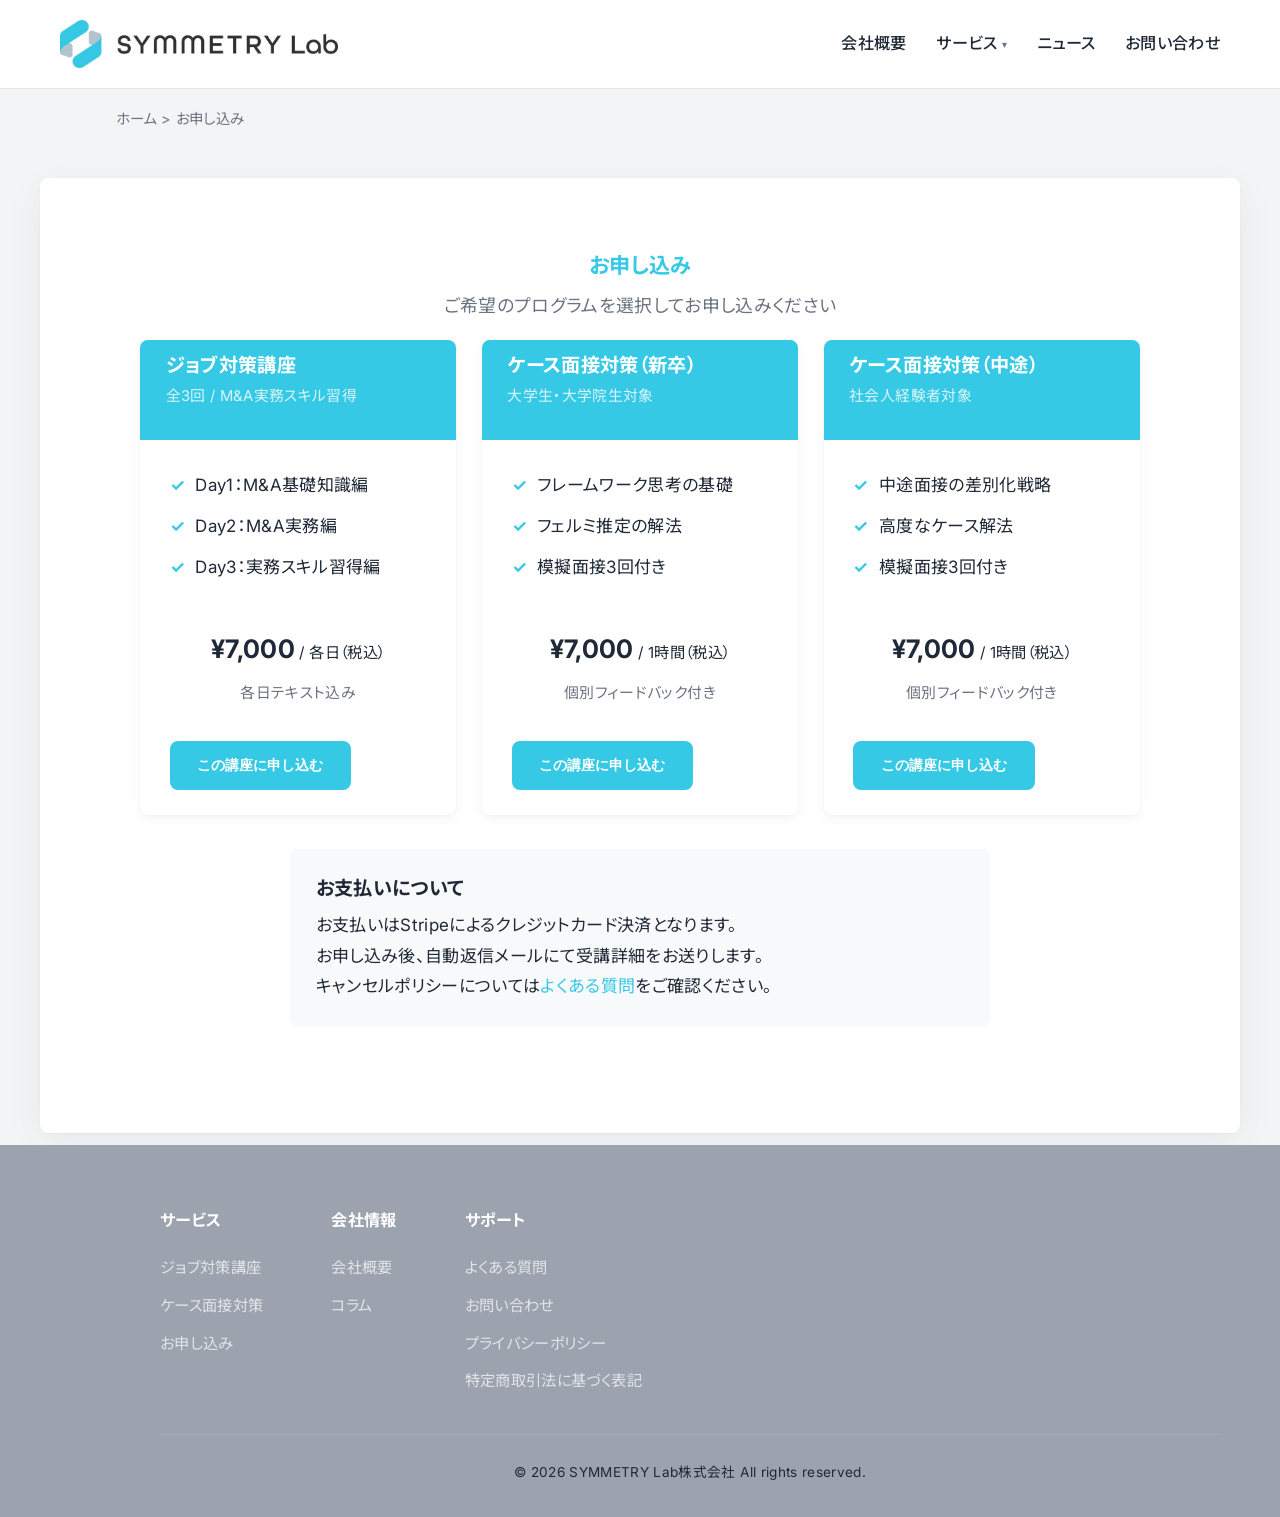
<file: booking.html>
<!DOCTYPE html>
<html lang="ja">
<head>
  <meta charset="UTF-8">
  <meta name="viewport" content="width=device-width, initial-scale=1.0">
  <meta name="description" content="SYMMETRY Labの講座へのお申し込みページ。ジョブ対策講座・ケース面接対策講座のオンライン予約が可能です。">
  <meta property="og:title" content="お申し込み | SYMMETRY Lab株式会社">
  <meta property="og:description" content="研修プログラムのオンライン予約。Stripeによる安全な決済でお申し込みいただけます。">
  <meta property="og:type" content="website">
  <link rel="canonical" href="https://symmetrylab.jp/booking.html">
  <link rel="preconnect" href="https://fonts.googleapis.com">
  <link rel="preconnect" href="https://fonts.gstatic.com" crossorigin>
  <link href="https://fonts.googleapis.com/css2?family=Inter:wght@300;400;500;600;700&family=Noto+Sans+JP:wght@300;400;500;600;700&display=swap" rel="stylesheet">
  <link rel="stylesheet" href="css/style.css">
  <title>お申し込み | SYMMETRY Lab株式会社</title>
  <style>
    /* モーダルスタイル */
    .modal-overlay {
      display: none;
      position: fixed;
      top: 0; left: 0; right: 0; bottom: 0;
      background: rgba(0,0,0,0.5);
      z-index: 2000;
      align-items: center;
      justify-content: center;
      padding: 1rem;
    }
    .modal-overlay.active {
      display: flex;
    }
    .modal {
      background: #fff;
      border-radius: 12px;
      max-width: 520px;
      width: 100%;
      max-height: 90vh;
      overflow-y: auto;
      box-shadow: 0 8px 32px rgba(0,0,0,0.2);
    }
    .modal-header {
      background: var(--color-primary);
      color: #fff;
      padding: 1.25rem 1.5rem;
      border-radius: 12px 12px 0 0;
      display: flex;
      justify-content: space-between;
      align-items: center;
    }
    .modal-header h3 {
      color: #fff;
      margin: 0;
    }
    .modal-close {
      background: none;
      border: none;
      color: #fff;
      font-size: 1.5rem;
      cursor: pointer;
      padding: 0 0.25rem;
      line-height: 1;
    }
    .modal-body {
      padding: 1.5rem;
    }
    .modal-price {
      text-align: center;
      font-size: 1.5rem;
      font-weight: 700;
      color: var(--color-primary);
      margin: 1rem 0;
      padding: 0.75rem;
      background: var(--color-bg-alt);
      border-radius: var(--radius);
    }
    .modal-price span {
      font-size: 0.9rem;
      font-weight: 400;
    }
    .loading-spinner {
      display: inline-block;
      width: 20px;
      height: 20px;
      border: 3px solid rgba(255,255,255,0.3);
      border-top-color: #fff;
      border-radius: 50%;
      animation: spin 0.8s linear infinite;
      vertical-align: middle;
      margin-right: 0.5rem;
    }
    @keyframes spin {
      to { transform: rotate(360deg); }
    }
    .no-dates {
      text-align: center;
      padding: 2rem;
      color: var(--color-text-light);
    }
    /* カレンダースタイル */
    .calendar {
      border: 1px solid #e0e0e0;
      border-radius: 8px;
      overflow: hidden;
      margin-bottom: 1rem;
    }
    .calendar-header {
      display: flex;
      justify-content: space-between;
      align-items: center;
      padding: 0.75rem 1rem;
      background: var(--color-primary);
      color: #fff;
    }
    .calendar-header button {
      background: none;
      border: none;
      color: #fff;
      font-size: 1.2rem;
      cursor: pointer;
      padding: 0.25rem 0.5rem;
      border-radius: 4px;
    }
    .calendar-header button:hover {
      background: rgba(255,255,255,0.2);
    }
    .calendar-header span {
      font-weight: 700;
      font-size: 1rem;
    }
    .calendar-grid {
      display: grid;
      grid-template-columns: repeat(7, 1fr);
      gap: 0;
    }
    .calendar-grid .day-label {
      text-align: center;
      font-size: 0.75rem;
      font-weight: 700;
      padding: 0.5rem 0;
      background: #f8f9fa;
      color: var(--color-text-light);
    }
    .calendar-grid .day-label:first-child { color: #e74c3c; }
    .calendar-grid .day-label:last-child { color: #3498db; }
    .calendar-cell {
      text-align: center;
      padding: 0.6rem 0;
      font-size: 0.9rem;
      cursor: default;
      color: #ccc;
      border-top: 1px solid #f0f0f0;
    }
    .calendar-cell.active {
      color: var(--color-text);
      cursor: pointer;
    }
    .calendar-cell.active:hover {
      background: #f0fafe;
    }
    .calendar-cell.selected {
      background: var(--color-accent);
      color: #fff;
      border-radius: 50%;
      font-weight: 700;
    }
    .calendar-cell.today {
      font-weight: 700;
      color: var(--color-accent);
    }
    .calendar-cell.today.selected {
      color: #fff;
    }
    .calendar-cell.sunday.active { color: #e74c3c; }
    .calendar-cell.saturday.active { color: #3498db; }
    .calendar-cell.sunday.selected, .calendar-cell.saturday.selected { color: #fff; }
    /* 時間スロットスタイル */
    .time-slots-section {
      margin-top: 1rem;
    }
    .time-slots-section label {
      display: block;
      margin-bottom: 0.5rem;
      font-weight: 700;
    }
    .time-slots-grid {
      display: grid;
      grid-template-columns: repeat(3, 1fr);
      gap: 0.5rem;
    }
    .time-slot {
      padding: 0.6rem;
      border: 2px solid #e0e0e0;
      border-radius: 8px;
      text-align: center;
      cursor: pointer;
      font-size: 0.95rem;
      background: #fff;
      transition: all 0.2s;
    }
    .time-slot:hover {
      border-color: var(--color-accent);
    }
    .time-slot.selected {
      border-color: var(--color-accent);
      background: #f0fafe;
      font-weight: 700;
    }
    .time-slot .slot-remaining {
      font-size: 0.7rem;
      color: var(--color-text-light);
      display: block;
    }
    .time-slots-loading {
      text-align: center;
      padding: 1rem;
      color: var(--color-text-light);
    }
    .selected-datetime {
      background: #f0fafe;
      border: 1px solid var(--color-accent);
      border-radius: 8px;
      padding: 0.75rem 1rem;
      margin: 1rem 0;
      text-align: center;
      font-weight: 700;
      color: var(--color-primary);
    }
  </style>
  <!-- Google tag (gtag.js) -->
  <script async src="https://www.googletagmanager.com/gtag/js?id=G-KR9VEKC8JZ"></script>
  <script>
    window.dataLayer = window.dataLayer || [];
    function gtag(){dataLayer.push(arguments);}
    gtag('js', new Date());
    gtag('config', 'G-KR9VEKC8JZ');
  </script>
    <link rel="icon" href="/favicon.ico" sizes="any">
  <link rel="icon" type="image/png" sizes="32x32" href="images/favicon-32x32.png">
  <link rel="icon" type="image/png" sizes="192x192" href="images/favicon-192x192.png">
  <link rel="apple-touch-icon" sizes="192x192" href="images/favicon-192x192.png">
</head>
<body>

  <!-- Navigation -->
  <nav class="navbar">
    <div class="container">
      <a href="index.html" class="nav-logo"><img src="images/logo.jpg" alt="SYMMETRY Lab" class="nav-logo-img"></a>
      <button class="nav-toggle" aria-label="メニュー" aria-expanded="false">
        <span></span><span></span><span></span>
      </button>
      <div class="nav-links">
        <a href="company.html">会社概要</a>
        <div class="nav-dropdown">
          <a href="services.html" class="nav-dropdown-trigger">サービス</a>
          <div class="nav-dropdown-menu">
            <a href="services.html">ジョブ対策</a>
            <a href="lp-case.html">ケース面接対策</a>
            <a href="faq.html">よくある質問</a>
          </div>
        </div>
        <a href="blog/index.html">ニュース</a>
        <a href="contact.html">お問い合わせ</a>
      </div>
    </div>
  </nav>

  <!-- Breadcrumb -->
  <div class="breadcrumb">
    <div class="container">
      <a href="index.html">ホーム</a> &gt; <span>お申し込み</span>
    </div>
  </div>

  <!-- Booking Message -->
  <div id="booking-message" class="container" style="margin-top:1rem;"></div>

  <!-- Page Content -->
  <section class="section">
    <div class="container">
      <div class="section-header">
        <h1>お申し込み</h1>
        <p>ご希望のプログラムを選択してお申し込みください</p>
      </div>

      <div class="grid-3 fade-in">
        <!-- ジョブ対策講座 -->
        <div class="service-card">
          <div class="service-card-header">
            <h3>ジョブ対策講座</h3>
            <p class="text-small" style="opacity:0.8">全3回 / M&A実務スキル習得</p>
          </div>
          <div class="service-card-body" style="text-align:center;">
            <ul style="text-align:left;">
              <li>Day1：M&A基礎知識編</li>
              <li>Day2：M&A実務編</li>
              <li>Day3：実務スキル習得編</li>
            </ul>
            <p style="font-size:1.5rem;font-weight:700;margin:1.5rem 0 0.5rem;">¥7,000<span style="font-size:0.9rem;font-weight:400;"> / 各日（税込）</span></p>
            <p class="text-small text-light">各日テキスト込み</p>
            <button class="btn-primary" style="margin-top:1rem;" data-training-type="practical_skills" onclick="openBookingModal(this)">この講座に申し込む</button>
          </div>
        </div>

        <!-- ケース面接対策 新卒 -->
        <div class="service-card">
          <div class="service-card-header">
            <h3>ケース面接対策（新卒）</h3>
            <p class="text-small" style="opacity:0.8">大学生・大学院生対象</p>
          </div>
          <div class="service-card-body" style="text-align:center;">
            <ul style="text-align:left;">
              <li>フレームワーク思考の基礎</li>
              <li>フェルミ推定の解法</li>
              <li>模擬面接3回付き</li>
            </ul>
            <p style="font-size:1.5rem;font-weight:700;margin:1.5rem 0 0.5rem;">¥7,000<span style="font-size:0.9rem;font-weight:400;"> / 1時間（税込）</span></p>
            <p class="text-small text-light">個別フィードバック付き</p>
            <button class="btn-primary" style="margin-top:1rem;" data-training-type="case_interview_new" onclick="openBookingModal(this)">この講座に申し込む</button>
          </div>
        </div>

        <!-- ケース面接対策 中途 -->
        <div class="service-card">
          <div class="service-card-header">
            <h3>ケース面接対策（中途）</h3>
            <p class="text-small" style="opacity:0.8">社会人経験者対象</p>
          </div>
          <div class="service-card-body" style="text-align:center;">
            <ul style="text-align:left;">
              <li>中途面接の差別化戦略</li>
              <li>高度なケース解法</li>
              <li>模擬面接3回付き</li>
            </ul>
            <p style="font-size:1.5rem;font-weight:700;margin:1.5rem 0 0.5rem;">¥7,000<span style="font-size:0.9rem;font-weight:400;"> / 1時間（税込）</span></p>
            <p class="text-small text-light">個別フィードバック付き</p>
            <button class="btn-primary" style="margin-top:1rem;" data-training-type="case_interview_mid" onclick="openBookingModal(this)">この講座に申し込む</button>
          </div>
        </div>
      </div>

      <div class="fade-in" style="max-width:700px;margin:2rem auto;padding:1.5rem;background:#f8f9fa;border-radius:8px;">
        <h3 style="margin-bottom:0.5rem;">お支払いについて</h3>
        <ul>
          <li>お支払いはStripeによるクレジットカード決済となります。</li>
          <li>お申し込み後、自動返信メールにて受講詳細をお送りします。</li>
          <li>キャンセルポリシーについては<a href="faq.html">よくある質問</a>をご確認ください。</li>
        </ul>
      </div>
    </div>
  </section>

  <!-- Booking Modal -->
  <div class="modal-overlay" id="booking-modal">
    <div class="modal">
      <div class="modal-header">
        <h3 id="modal-title">お申し込み</h3>
        <button class="modal-close" onclick="closeBookingModal()">&times;</button>
      </div>
      <div class="modal-body">
        <div id="modal-loading" style="text-align:center;padding:2rem;">
          <div class="loading-spinner" style="width:32px;height:32px;border-width:4px;border-color:rgba(0,180,216,0.2);border-top-color:var(--color-accent);"></div>
          <p style="margin-top:1rem;color:var(--color-text-light);">読み込み中...</p>
        </div>

        <form id="booking-form" style="display:none;" onsubmit="submitBooking(event)">
          <input type="hidden" id="booking-training-type" name="training_type">
          <input type="hidden" id="booking-training-date" name="training_date">

          <!-- カレンダー日付選択 -->
          <div class="form-group">
            <label>ご希望の日程 <span class="required">*必須</span></label>
            <div class="calendar">
              <div class="calendar-header">
                <button type="button" onclick="changeMonth(-1)">&lt;</button>
                <span id="calendar-month-label"></span>
                <button type="button" onclick="changeMonth(1)">&gt;</button>
              </div>
              <div class="calendar-grid" id="calendar-grid"></div>
            </div>
          </div>

          <!-- 時間スロット選択 -->
          <div class="time-slots-section" id="time-slots-section" style="display:none;">
            <label>ご希望の時間 <span class="required">*必須</span></label>
            <div id="time-slots-container"></div>
          </div>

          <!-- 選択結果表示 -->
          <div class="selected-datetime" id="selected-datetime" style="display:none;"></div>

          <div class="modal-price" id="modal-price"></div>

          <!-- 顧客情報 -->
          <div class="form-group">
            <label for="booking-name">氏名 <span class="required">*必須</span></label>
            <input type="text" id="booking-name" name="customer_name" required placeholder="山田 太郎">
          </div>
          <div class="form-group">
            <label for="booking-email">メールアドレス <span class="required">*必須</span></label>
            <input type="email" id="booking-email" name="customer_email" required placeholder="example@email.com">
          </div>
          <div class="form-group">
            <label for="booking-phone">電話番号 <span class="required">*必須</span></label>
            <input type="tel" id="booking-phone" name="customer_phone" required placeholder="090-1234-5678">
          </div>
          <div class="form-group">
            <label for="booking-company">会社名・所属（任意）</label>
            <input type="text" id="booking-company" name="customer_company" placeholder="株式会社〇〇">
          </div>
          <div class="form-group">
            <label for="booking-status">ご職業・ご身分 <span class="required">*必須</span></label>
            <select id="booking-status" name="customer_status" required>
              <option value="">選択してください</option>
              <option value="法人">法人</option>
              <option value="主婦">主婦</option>
              <option value="社会人">社会人</option>
              <option value="大学院生">大学院生</option>
              <option value="大学生">大学生</option>
              <option value="高校生">高校生</option>
              <option value="その他">その他</option>
            </select>
          </div>

          <button type="submit" class="btn-primary" id="submit-btn" style="width:100%;padding:1rem;font-size:1.1rem;">
            お支払いに進む
          </button>
          <p class="text-small text-light text-center" style="margin-top:0.75rem;">Stripeの安全な決済画面に移動します</p>
        </form>

        <div id="modal-no-dates" class="no-dates" style="display:none;">
          <p>エラーが発生しました。</p>
          <a href="contact.html" class="btn-outline" style="margin-top:1rem;">お問い合わせ</a>
        </div>
      </div>
    </div>
  </div>

  <!-- Footer -->
  <footer class="footer">
    <div class="container">
      <div class="footer-grid">

        <div>
          <h4>サービス</h4>
          <div class="footer-links">
            <a href="services.html#practical-skills">ジョブ対策講座</a>
            <a href="services.html#case-interview">ケース面接対策</a>
            <a href="booking.html">お申し込み</a>
          </div>
        </div>
        <div>
          <h4>会社情報</h4>
          <div class="footer-links">
            <a href="company.html">会社概要</a>
                <a href="blog/index.html">コラム</a>
          </div>
        </div>
        <div>
          <h4>サポート</h4>
          <div class="footer-links">
            <a href="faq.html">よくある質問</a>
            <a href="contact.html">お問い合わせ</a>
            <a href="privacy.html">プライバシーポリシー</a>
            <a href="tokushoho.html">特定商取引法に基づく表記</a>
          </div>
        </div>
      </div>
      <div class="footer-bottom">
        <a href="admin.html" style="color:inherit;text-decoration:none;">&copy; 2026 SYMMETRY Lab株式会社 All rights reserved.</a>
      </div>
    </div>
  </footer>

  <script src="js/main.js"></script>
  <script>
    const API_BASE = window.location.origin;
    let selectedDate = null;
    let selectedTime = null;
    let currentYear, currentMonth;
    let currentTrainingType = '';
    let blockedDates = [];
    const DAY_NAMES = ['日', '月', '火', '水', '木', '金', '土'];

    // 決済完了後: session_idがURLにあればExcelに記録
    (async () => {
      const params = new URLSearchParams(window.location.search);
      const sessionId = params.get('session_id');
      if (params.get('success') === 'true' && sessionId) {
        try {
          await fetch(`${API_BASE}/api/confirm-booking?session_id=${sessionId}`);
          console.log('[予約記録完了]');
        } catch (e) {
          console.error('[予約記録エラー]', e);
        }
      }
    })();

    async function openBookingModal(btn) {
      currentTrainingType = btn.dataset.trainingType;
      const modal = document.getElementById('booking-modal');
      const form = document.getElementById('booking-form');
      const loading = document.getElementById('modal-loading');
      const noDates = document.getElementById('modal-no-dates');

      form.style.display = 'none';
      loading.style.display = 'block';
      noDates.style.display = 'none';
      selectedDate = null;
      selectedTime = null;
      document.getElementById('booking-training-type').value = currentTrainingType;
      document.getElementById('booking-training-date').value = '';
      document.getElementById('time-slots-section').style.display = 'none';
      document.getElementById('selected-datetime').style.display = 'none';

      modal.classList.add('active');
      document.body.style.overflow = 'hidden';

      try {
        const res = await fetch(`${API_BASE}/api/available-dates?training_type=${currentTrainingType}`);
        if (!res.ok) throw new Error('情報の取得に失敗しました');
        const data = await res.json();

        document.getElementById('modal-title').textContent = data.training_name + ' お申し込み';
        document.getElementById('modal-price').innerHTML = data.price_label;
        blockedDates = data.blocked_dates || [];

        const now = new Date();
        currentYear = now.getFullYear();
        currentMonth = now.getMonth();
        renderCalendar();

        loading.style.display = 'none';
        form.style.display = 'block';
      } catch (err) {
        loading.style.display = 'none';
        noDates.style.display = 'block';
        console.error(err);
      }
    }

    function renderCalendar() {
      const grid = document.getElementById('calendar-grid');
      grid.innerHTML = '';

      document.getElementById('calendar-month-label').textContent =
        `${currentYear}年${currentMonth + 1}月`;

      DAY_NAMES.forEach(d => {
        const el = document.createElement('div');
        el.className = 'day-label';
        el.textContent = d;
        grid.appendChild(el);
      });

      const firstDay = new Date(currentYear, currentMonth, 1).getDay();
      const daysInMonth = new Date(currentYear, currentMonth + 1, 0).getDate();
      const today = new Date();
      today.setHours(0, 0, 0, 0);

      for (let i = 0; i < firstDay; i++) {
        const el = document.createElement('div');
        el.className = 'calendar-cell';
        grid.appendChild(el);
      }

      for (let day = 1; day <= daysInMonth; day++) {
        const el = document.createElement('div');
        const date = new Date(currentYear, currentMonth, day);
        const dateStr = formatDate(currentYear, currentMonth, day);
        const dayOfWeek = date.getDay();

        el.className = 'calendar-cell';
        el.textContent = day;

        if (dayOfWeek === 0) el.classList.add('sunday');
        if (dayOfWeek === 6) el.classList.add('saturday');

        const isToday = date.getTime() === today.getTime();
        if (isToday) el.classList.add('today');

        const isBlocked = blockedDates.includes(dateStr);
        const isPast = date < today;

        if (!isPast && !isBlocked) {
          el.classList.add('active');
          el.addEventListener('click', () => selectCalendarDate(el, dateStr));
        }

        if (selectedDate === dateStr) {
          el.classList.add('selected');
        }

        grid.appendChild(el);
      }
    }

    function formatDate(year, month, day) {
      return `${year}-${String(month + 1).padStart(2, '0')}-${String(day).padStart(2, '0')}`;
    }

    function changeMonth(delta) {
      currentMonth += delta;
      if (currentMonth < 0) { currentMonth = 11; currentYear--; }
      if (currentMonth > 11) { currentMonth = 0; currentYear++; }
      renderCalendar();
    }

    async function selectCalendarDate(el, dateStr) {
      document.querySelectorAll('.calendar-cell').forEach(c => c.classList.remove('selected'));
      el.classList.add('selected');
      selectedDate = dateStr;
      selectedTime = null;
      document.getElementById('booking-training-date').value = '';
      document.getElementById('selected-datetime').style.display = 'none';

      const section = document.getElementById('time-slots-section');
      const container = document.getElementById('time-slots-container');
      section.style.display = 'block';
      container.innerHTML = '<div class="time-slots-loading">時間を取得中...</div>';

      try {
        const res = await fetch(`${API_BASE}/api/available-dates?training_type=${currentTrainingType}&date=${dateStr}`);
        const data = await res.json();

        container.innerHTML = '';

        if (!data.time_slots || data.time_slots.length === 0) {
          container.innerHTML = '<p style="text-align:center;color:var(--color-text-light);padding:0.5rem;">この日は予約可能な時間がありません</p>';
          return;
        }

        const grid = document.createElement('div');
        grid.className = 'time-slots-grid';

        data.time_slots.forEach(slot => {
          const btn = document.createElement('button');
          btn.type = 'button';
          btn.className = 'time-slot';
          btn.innerHTML = `${slot.time}<span class="slot-remaining">残り${slot.slots_remaining}席</span>`;
          btn.addEventListener('click', () => selectTimeSlot(btn, slot.time));
          grid.appendChild(btn);
        });

        container.appendChild(grid);
      } catch (err) {
        container.innerHTML = '<p style="text-align:center;color:#e74c3c;">時間の取得に失敗しました</p>';
        console.error(err);
      }
    }

    function selectTimeSlot(btn, time) {
      document.querySelectorAll('.time-slot').forEach(b => b.classList.remove('selected'));
      btn.classList.add('selected');
      selectedTime = time;

      const dateValue = `${selectedDate} ${time}`;
      document.getElementById('booking-training-date').value = dateValue;

      const d = new Date(selectedDate);
      const dayName = DAY_NAMES[d.getDay()];
      const parts = selectedDate.split('-');
      const display = `${parts[0]}年${parseInt(parts[1])}月${parseInt(parts[2])}日（${dayName}）${time}〜`;

      const el = document.getElementById('selected-datetime');
      el.textContent = display;
      el.style.display = 'block';
    }

    function closeBookingModal() {
      document.getElementById('booking-modal').classList.remove('active');
      document.body.style.overflow = '';
    }

    document.getElementById('booking-modal').addEventListener('click', (e) => {
      if (e.target === e.currentTarget) closeBookingModal();
    });

    async function submitBooking(e) {
      e.preventDefault();

      if (!selectedDate || !selectedTime) {
        alert('日程と時間を選択してください。');
        return;
      }

      const submitBtn = document.getElementById('submit-btn');
      submitBtn.disabled = true;
      submitBtn.innerHTML = '<span class="loading-spinner"></span>処理中...';

      const body = {
        training_type: document.getElementById('booking-training-type').value,
        training_date: document.getElementById('booking-training-date').value,
        customer_name: document.getElementById('booking-name').value,
        customer_email: document.getElementById('booking-email').value,
        customer_phone: document.getElementById('booking-phone').value,
        customer_company: document.getElementById('booking-company').value,
      };

      try {
        const res = await fetch(`${API_BASE}/api/create-checkout-session`, {
          method: 'POST',
          headers: { 'Content-Type': 'application/json' },
          body: JSON.stringify(body)
        });

        if (!res.ok) {
          const err = await res.json();
          throw new Error(err.detail || '申し込みに失敗しました');
        }

        const data = await res.json();
        window.location.href = data.checkout_url;
      } catch (err) {
        alert(err.message);
        submitBtn.disabled = false;
        submitBtn.textContent = 'お支払いに進む';
      }
    }
  </script>
</body>
</html>
</file>
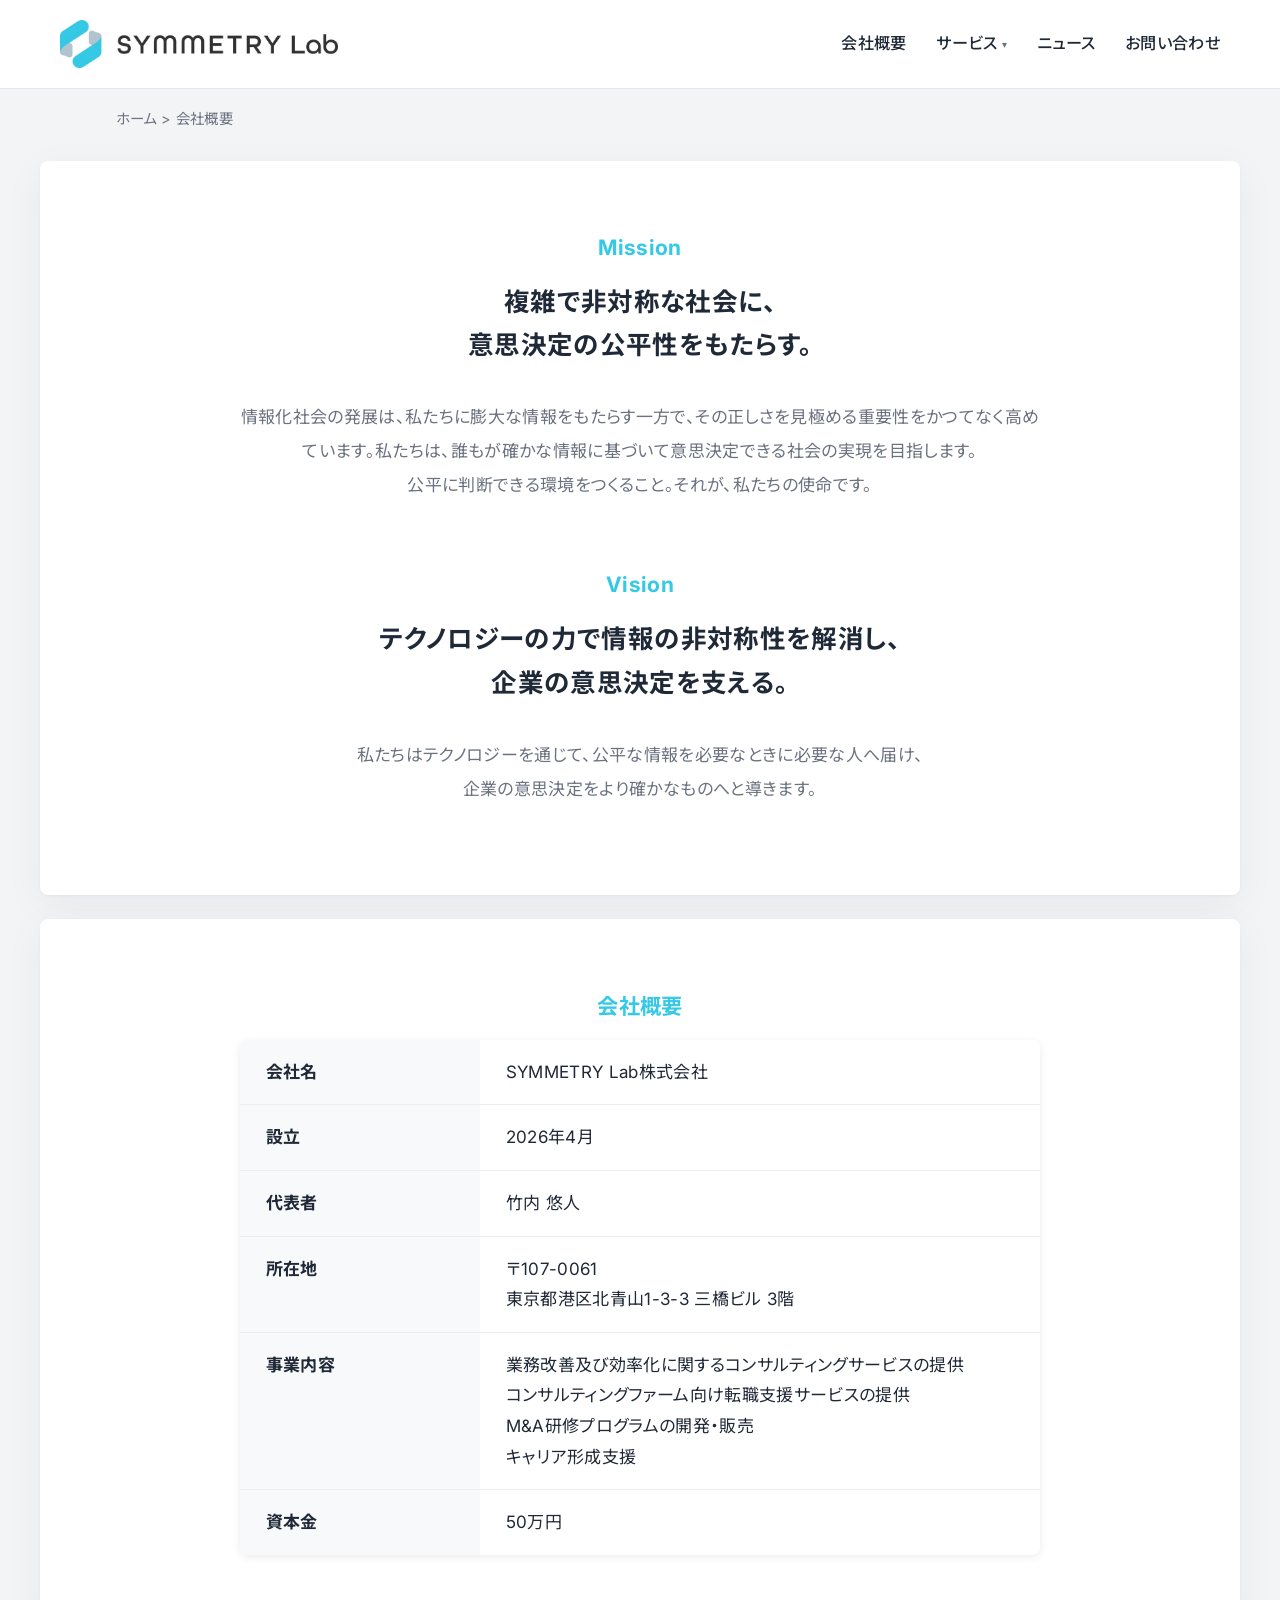
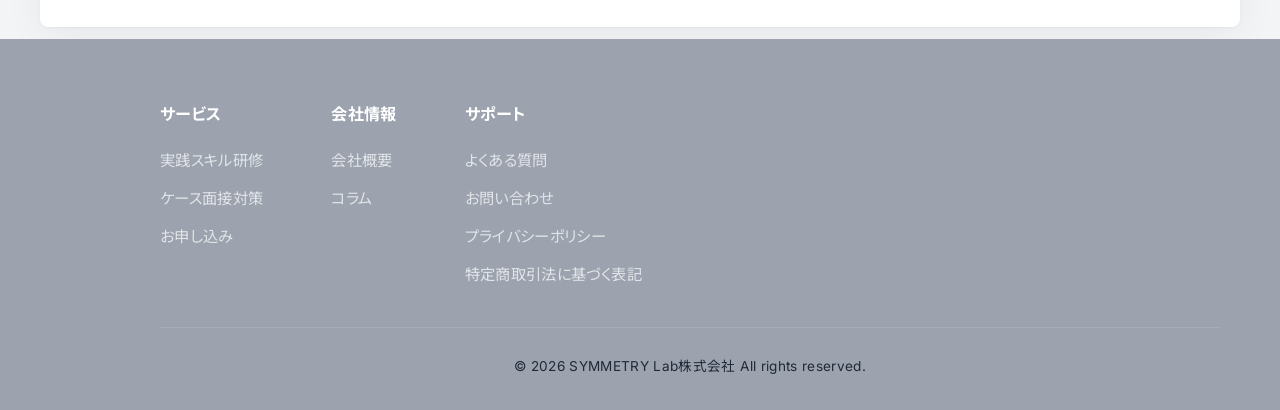
<file: company.html>
<!DOCTYPE html>
<html lang="ja">
<head>
  <meta charset="UTF-8">
  <meta name="viewport" content="width=device-width, initial-scale=1.0">
  <meta name="description" content="SYMMETRY Lab株式会社の会社概要。戦略コンサル転職支援の実践型研修サービスを提供する会社情報をご紹介します。">
  <meta property="og:title" content="会社概要 | SYMMETRY Lab株式会社">
  <meta property="og:description" content="SYMMETRY Lab株式会社の会社情報。設立・所在地・事業内容など。">
  <meta property="og:type" content="website">
  <link rel="canonical" href="https://symmetrylab.jp/company.html">
  <link rel="preconnect" href="https://fonts.googleapis.com">
  <link rel="preconnect" href="https://fonts.gstatic.com" crossorigin>
  <link href="https://fonts.googleapis.com/css2?family=Inter:wght@300;400;500;600;700&family=Noto+Sans+JP:wght@300;400;500;600;700&display=swap" rel="stylesheet">
  <link rel="stylesheet" href="css/style.css">
  <title>会社概要 | SYMMETRY Lab株式会社</title>
  <!-- Google tag (gtag.js) -->
  <script async src="https://www.googletagmanager.com/gtag/js?id=G-KR9VEKC8JZ"></script>
  <script>
    window.dataLayer = window.dataLayer || [];
    function gtag(){dataLayer.push(arguments);}
    gtag('js', new Date());
    gtag('config', 'G-KR9VEKC8JZ');
  </script>
    <link rel="icon" href="/favicon.ico" sizes="any">
  <link rel="icon" type="image/png" sizes="32x32" href="images/favicon-32x32.png">
  <link rel="icon" type="image/png" sizes="192x192" href="images/favicon-192x192.png">
  <link rel="apple-touch-icon" sizes="192x192" href="images/favicon-192x192.png">
</head>
<body>

  <!-- Navigation -->
  <nav class="navbar">
    <div class="container">
      <a href="index.html" class="nav-logo"><img src="images/logo.jpg" alt="SYMMETRY Lab" class="nav-logo-img"></a>
      <button class="nav-toggle" aria-label="メニュー" aria-expanded="false">
        <span></span><span></span><span></span>
      </button>
      <div class="nav-links">
        <a href="company.html">会社概要</a>
        <div class="nav-dropdown">
          <a href="services.html" class="nav-dropdown-trigger">サービス</a>
          <div class="nav-dropdown-menu">
            <a href="services.html">ジョブ対策</a>
            <a href="lp-case.html">ケース面接対策</a>
            <a href="faq.html">よくある質問</a>
          </div>
        </div>
        <a href="blog/index.html">ニュース</a>
        <a href="contact.html">お問い合わせ</a>
      </div>
    </div>
  </nav>

  <!-- Breadcrumb -->
  <div class="breadcrumb">
    <div class="container">
      <a href="index.html">ホーム</a> &gt; <span>会社概要</span>
    </div>
  </div>

  <!-- Mission & Vision -->
  <section class="section section-mission">
    <div class="container">
      <div style="display:flex;flex-direction:column;align-items:center;justify-content:center;text-align:center;">
        <h2 style="margin-bottom:1rem;color:var(--color-accent);font-size:1.25rem;">Mission</h2>
        <p style="font-size:1.5rem;line-height:1.7;font-weight:700;color:var(--color-primary);margin-bottom:2rem;">複雑で非対称な社会に、<br>意思決定の公平性をもたらす。</p>
        <p style="color:var(--color-text-light);max-width:800px;line-height:2;margin-bottom:4rem;">情報化社会の発展は、私たちに膨大な情報をもたらす一方で、その正しさを見極める重要性をかつてなく高めています。私たちは、誰もが確かな情報に基づいて意思決定できる社会の実現を目指します。<br>公平に判断できる環境をつくること。それが、私たちの使命です。</p>

        <h2 style="margin-bottom:1rem;color:var(--color-accent);font-size:1.25rem;">Vision</h2>
        <p style="font-size:1.5rem;line-height:1.7;font-weight:700;color:var(--color-primary);margin-bottom:2rem;">テクノロジーの力で情報の非対称性を解消し、<br>企業の意思決定を支える。</p>
        <p style="color:var(--color-text-light);max-width:800px;line-height:2;">私たちはテクノロジーを通じて、公平な情報を必要なときに必要な人へ届け、<br>企業の意思決定をより確かなものへと導きます。</p>
      </div>
    </div>
  </section>

  <!-- Company Info -->
  <section class="section section-alt">
    <div class="container">
      <div class="section-header">
        <h2>会社概要</h2>
      </div>

      <div class="fade-in" style="max-width:800px;margin:0 auto;">
        <table style="width:100%;border-collapse:collapse;background:#fff;border-radius:8px;overflow:hidden;box-shadow:0 2px 8px rgba(0,0,0,0.08);">
          <tbody>
            <tr style="border-bottom:1px solid #eee;">
              <th style="padding:1rem 1.5rem;text-align:left;background:#f8f9fa;width:30%;vertical-align:top;">会社名</th>
              <td style="padding:1rem 1.5rem;">SYMMETRY Lab株式会社</td>
            </tr>
            <tr style="border-bottom:1px solid #eee;">
              <th style="padding:1rem 1.5rem;text-align:left;background:#f8f9fa;vertical-align:top;">設立</th>
              <td style="padding:1rem 1.5rem;">2026年4月</td>
            </tr>
            <tr style="border-bottom:1px solid #eee;">
              <th style="padding:1rem 1.5rem;text-align:left;background:#f8f9fa;vertical-align:top;">代表者</th>
              <td style="padding:1rem 1.5rem;">竹内 悠人</td>
            </tr>
            <tr style="border-bottom:1px solid #eee;">
              <th style="padding:1rem 1.5rem;text-align:left;background:#f8f9fa;vertical-align:top;">所在地</th>
              <td style="padding:1rem 1.5rem;">〒107-0061<br>東京都港区北青山1-3-3 三橋ビル 3階</td>
            </tr>
            <tr style="border-bottom:1px solid #eee;">
              <th style="padding:1rem 1.5rem;text-align:left;background:#f8f9fa;vertical-align:top;">事業内容</th>
              <td style="padding:1rem 1.5rem;">
                業務改善及び効率化に関するコンサルティングサービスの提供<br>
                コンサルティングファーム向け転職支援サービスの提供<br>
                M&A研修プログラムの開発・販売<br>
                キャリア形成支援
              </td>
            </tr>
            <tr>
              <th style="padding:1rem 1.5rem;text-align:left;background:#f8f9fa;vertical-align:top;">資本金</th>
              <td style="padding:1rem 1.5rem;">50万円</td>
            </tr>
          </tbody>
        </table>
      </div>
    </div>
  </section>

  <!-- Footer -->
  <footer class="footer">
    <div class="container">
      <div class="footer-grid">

        <div>
          <h4>サービス</h4>
          <div class="footer-links">
            <a href="services.html#practical-skills">実践スキル研修</a>
            <a href="services.html#case-interview">ケース面接対策</a>
            <a href="booking.html">お申し込み</a>
          </div>
        </div>
        <div>
          <h4>会社情報</h4>
          <div class="footer-links">
            <a href="company.html">会社概要</a>
                <a href="blog/index.html">コラム</a>
          </div>
        </div>
        <div>
          <h4>サポート</h4>
          <div class="footer-links">
            <a href="faq.html">よくある質問</a>
            <a href="contact.html">お問い合わせ</a>
            <a href="privacy.html">プライバシーポリシー</a>
            <a href="tokushoho.html">特定商取引法に基づく表記</a>
          </div>
        </div>
      </div>
      <div class="footer-bottom">
        <a href="admin.html" style="color:inherit;text-decoration:none;">&copy; 2026 SYMMETRY Lab株式会社 All rights reserved.</a>
      </div>
    </div>
  </footer>

  <script src="js/main.js"></script>
</body>
</html>
</file>
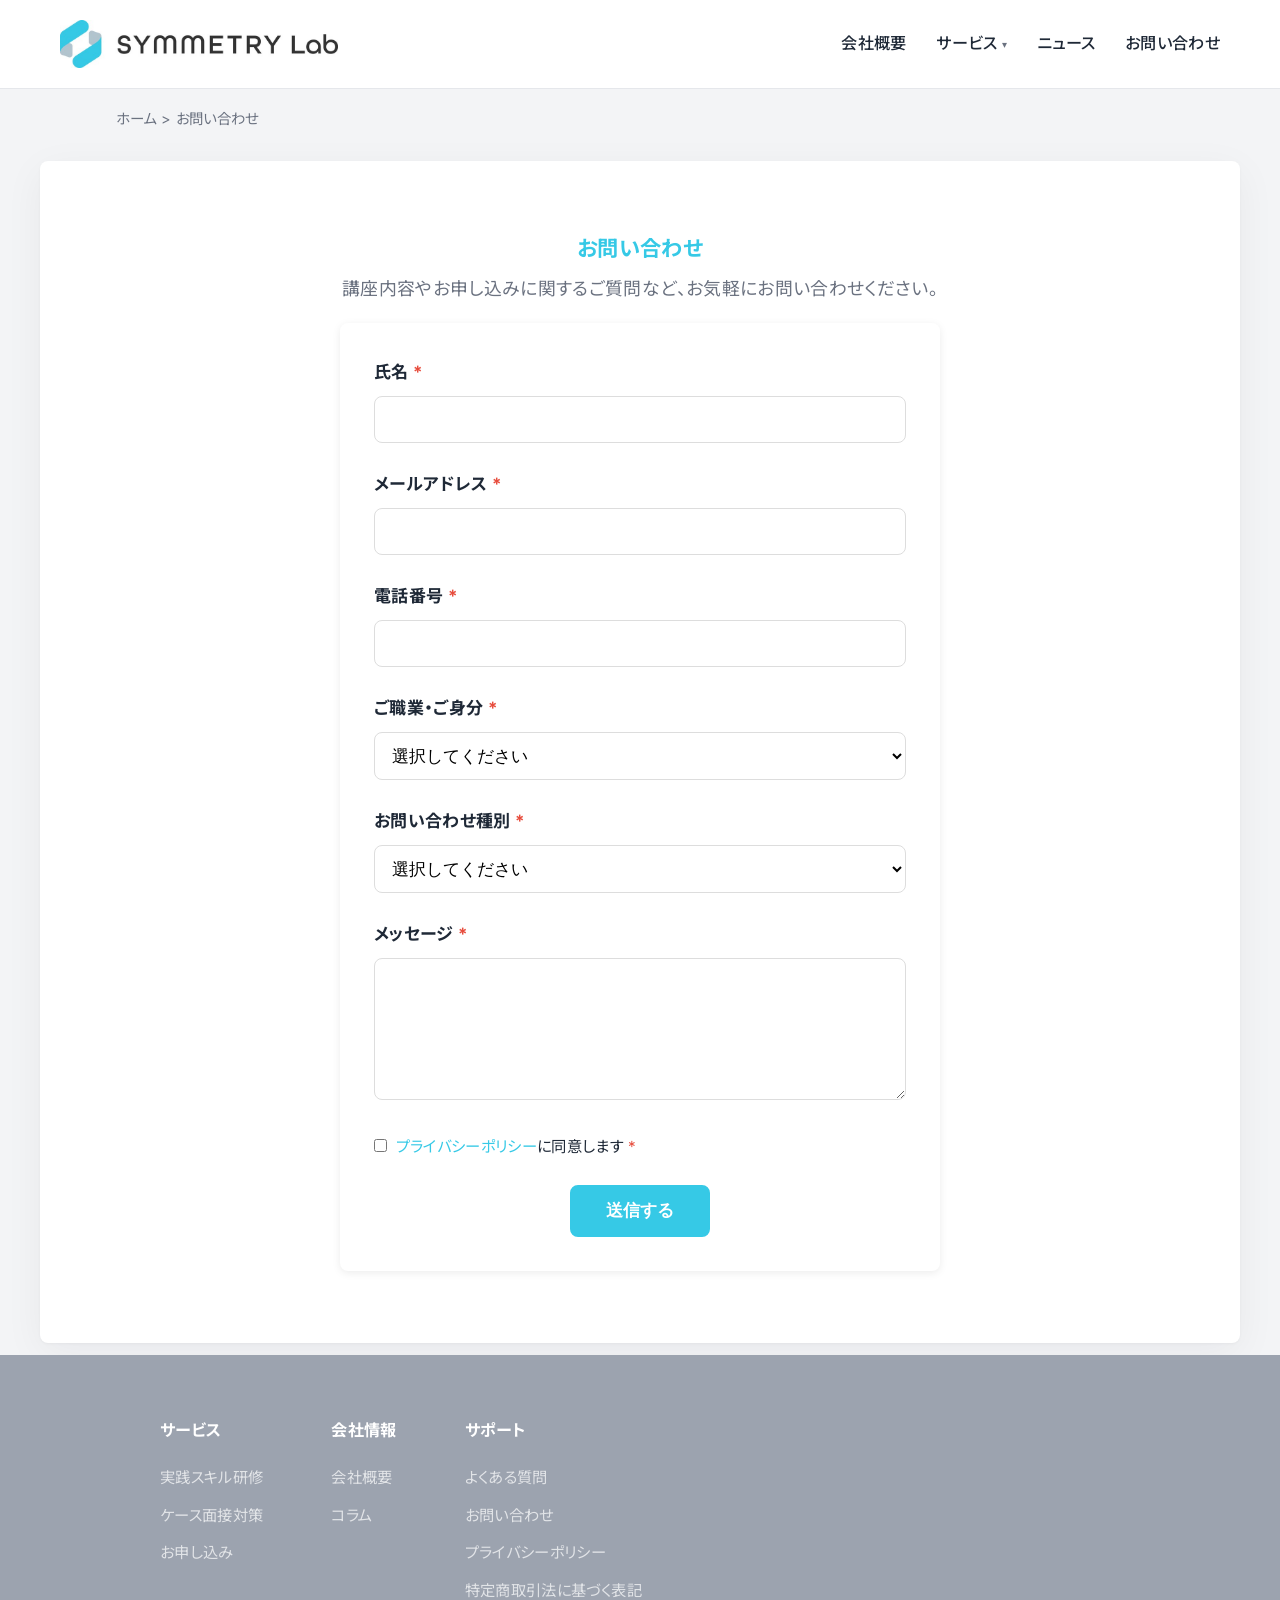
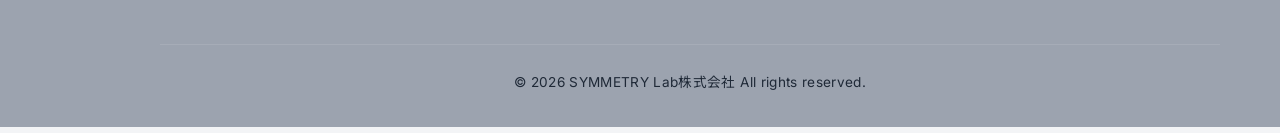
<file: contact.html>
<!DOCTYPE html>
<html lang="ja">
<head>
  <meta charset="UTF-8">
  <meta name="viewport" content="width=device-width, initial-scale=1.0">
  <meta name="description" content="SYMMETRY Lab株式会社へのお問い合わせ。研修内容やお申し込みに関するご質問、無料相談のお申し込みはこちらから。">
  <meta property="og:title" content="お問い合わせ | SYMMETRY Lab株式会社">
  <meta property="og:description" content="研修に関するご質問・ご相談はお気軽にお問い合わせください。">
  <meta property="og:type" content="website">
  <link rel="canonical" href="https://symmetrylab.jp/contact.html">
  <link rel="preconnect" href="https://fonts.googleapis.com">
  <link rel="preconnect" href="https://fonts.gstatic.com" crossorigin>
  <link href="https://fonts.googleapis.com/css2?family=Inter:wght@300;400;500;600;700&family=Noto+Sans+JP:wght@300;400;500;600;700&display=swap" rel="stylesheet">
  <link rel="stylesheet" href="css/style.css">
  <title>お問い合わせ | SYMMETRY Lab株式会社</title>
  <!-- Google tag (gtag.js) -->
  <script async src="https://www.googletagmanager.com/gtag/js?id=G-KR9VEKC8JZ"></script>
  <script>
    window.dataLayer = window.dataLayer || [];
    function gtag(){dataLayer.push(arguments);}
    gtag('js', new Date());
    gtag('config', 'G-KR9VEKC8JZ');
  </script>
    <link rel="icon" href="/favicon.ico" sizes="any">
  <link rel="icon" type="image/png" sizes="32x32" href="images/favicon-32x32.png">
  <link rel="icon" type="image/png" sizes="192x192" href="images/favicon-192x192.png">
  <link rel="apple-touch-icon" sizes="192x192" href="images/favicon-192x192.png">
</head>
<body>

  <!-- Navigation -->
  <nav class="navbar">
    <div class="container">
      <a href="index.html" class="nav-logo"><img src="images/logo.jpg" alt="SYMMETRY Lab" class="nav-logo-img"></a>
      <button class="nav-toggle" aria-label="メニュー" aria-expanded="false">
        <span></span><span></span><span></span>
      </button>
      <div class="nav-links">
        <a href="company.html">会社概要</a>
        <div class="nav-dropdown">
          <a href="services.html" class="nav-dropdown-trigger">サービス</a>
          <div class="nav-dropdown-menu">
            <a href="services.html">ジョブ対策</a>
            <a href="lp-case.html">ケース面接対策</a>
            <a href="faq.html">よくある質問</a>
          </div>
        </div>
        <a href="blog/index.html">ニュース</a>
        <a href="contact.html">お問い合わせ</a>
      </div>
    </div>
  </nav>

  <!-- Breadcrumb -->
  <div class="breadcrumb">
    <div class="container">
      <a href="index.html">ホーム</a> &gt; <span>お問い合わせ</span>
    </div>
  </div>

  <!-- Contact Form -->
  <section class="section">
    <div class="container">
      <div class="section-header">
        <h1 style="color:var(--color-accent);">お問い合わせ</h1>
        <p style="white-space:nowrap;">講座内容やお申し込みに関するご質問など、お気軽にお問い合わせください。</p>
      </div>

      <div class="fade-in" style="max-width:600px;margin:0 auto;">
        <form id="contact-form" name="contact" method="POST" netlify style="background:#fff;border-radius:8px;padding:2rem;box-shadow:0 2px 8px rgba(0,0,0,0.08);">

          <div style="margin-bottom:1.5rem;">
            <label for="name" style="display:block;font-weight:700;margin-bottom:0.5rem;">氏名 <span style="color:#e74c3c;">*</span></label>
            <input type="text" id="name" name="name" required style="width:100%;padding:0.75rem;border:1px solid #ddd;border-radius:8px;font-size:1rem;box-sizing:border-box;">
          </div>

          <div style="margin-bottom:1.5rem;">
            <label for="email" style="display:block;font-weight:700;margin-bottom:0.5rem;">メールアドレス <span style="color:#e74c3c;">*</span></label>
            <input type="email" id="email" name="email" required style="width:100%;padding:0.75rem;border:1px solid #ddd;border-radius:8px;font-size:1rem;box-sizing:border-box;">
          </div>

          <div style="margin-bottom:1.5rem;">
            <label for="phone" style="display:block;font-weight:700;margin-bottom:0.5rem;">電話番号 <span style="color:#e74c3c;">*</span></label>
            <input type="tel" id="phone" name="phone" required style="width:100%;padding:0.75rem;border:1px solid #ddd;border-radius:8px;font-size:1rem;box-sizing:border-box;">
          </div>

          <div style="margin-bottom:1.5rem;">
            <label for="status" style="display:block;font-weight:700;margin-bottom:0.5rem;">ご職業・ご身分 <span style="color:#e74c3c;">*</span></label>
            <select id="status" name="status" required style="width:100%;padding:0.75rem;border:1px solid #ddd;border-radius:8px;font-size:1rem;box-sizing:border-box;background:#fff;">
              <option value="">選択してください</option>
              <option value="法人">法人</option>
              <option value="主婦">主婦</option>
              <option value="社会人">社会人</option>
              <option value="大学院生">大学院生</option>
              <option value="大学生">大学生</option>
              <option value="高校生">高校生</option>
              <option value="その他">その他</option>
            </select>
          </div>

          <div style="margin-bottom:1.5rem;">
            <label for="inquiry-type" style="display:block;font-weight:700;margin-bottom:0.5rem;">お問い合わせ種別 <span style="color:#e74c3c;">*</span></label>
            <select id="inquiry-type" name="inquiry-type" required style="width:100%;padding:0.75rem;border:1px solid #ddd;border-radius:8px;font-size:1rem;box-sizing:border-box;background:#fff;">
              <option value="">選択してください</option>
              <option value="course">講座内容について</option>
              <option value="pricing">料金について</option>
              <option value="consultation">無料相談のお申し込み</option>
              <option value="corporate">法人でのお申し込み</option>
              <option value="other">その他</option>
            </select>
          </div>

          <div style="margin-bottom:1.5rem;">
            <label for="message" style="display:block;font-weight:700;margin-bottom:0.5rem;">メッセージ <span style="color:#e74c3c;">*</span></label>
            <textarea id="message" name="message" rows="6" required style="width:100%;padding:0.75rem;border:1px solid #ddd;border-radius:8px;font-size:1rem;box-sizing:border-box;resize:vertical;"></textarea>
          </div>

          <div style="margin-bottom:1.5rem;display:flex;align-items:flex-start;gap:0.5rem;">
            <input type="checkbox" id="privacy-agree" name="privacy-agree" required style="margin-top:0.25rem;flex-shrink:0;">
            <label for="privacy-agree" style="font-size:0.9rem;line-height:1.6;cursor:pointer;">
              <a href="privacy.html" target="_blank">プライバシーポリシー</a>に同意します <span style="color:#e74c3c;">*</span>
            </label>
          </div>

          <div style="text-align:center;">
            <button type="submit" class="btn-primary" style="padding:0.75rem 2rem;font-size:1rem;cursor:pointer;">送信する</button>
          </div>
        </form>
      </div>
    </div>
  </section>

  <!-- Footer -->
  <footer class="footer">
    <div class="container">
      <div class="footer-grid">

        <div>
          <h4>サービス</h4>
          <div class="footer-links">
            <a href="services.html#practical-skills">実践スキル研修</a>
            <a href="services.html#case-interview">ケース面接対策</a>
            <a href="booking.html">お申し込み</a>
          </div>
        </div>
        <div>
          <h4>会社情報</h4>
          <div class="footer-links">
            <a href="company.html">会社概要</a>
                <a href="blog/index.html">コラム</a>
          </div>
        </div>
        <div>
          <h4>サポート</h4>
          <div class="footer-links">
            <a href="faq.html">よくある質問</a>
            <a href="contact.html">お問い合わせ</a>
            <a href="privacy.html">プライバシーポリシー</a>
            <a href="tokushoho.html">特定商取引法に基づく表記</a>
          </div>
        </div>
      </div>
      <div class="footer-bottom">
        <a href="admin.html" style="color:inherit;text-decoration:none;">&copy; 2026 SYMMETRY Lab株式会社 All rights reserved.</a>
      </div>
    </div>
  </footer>

  <script src="js/main.js"></script>
</body>
</html>
</file>
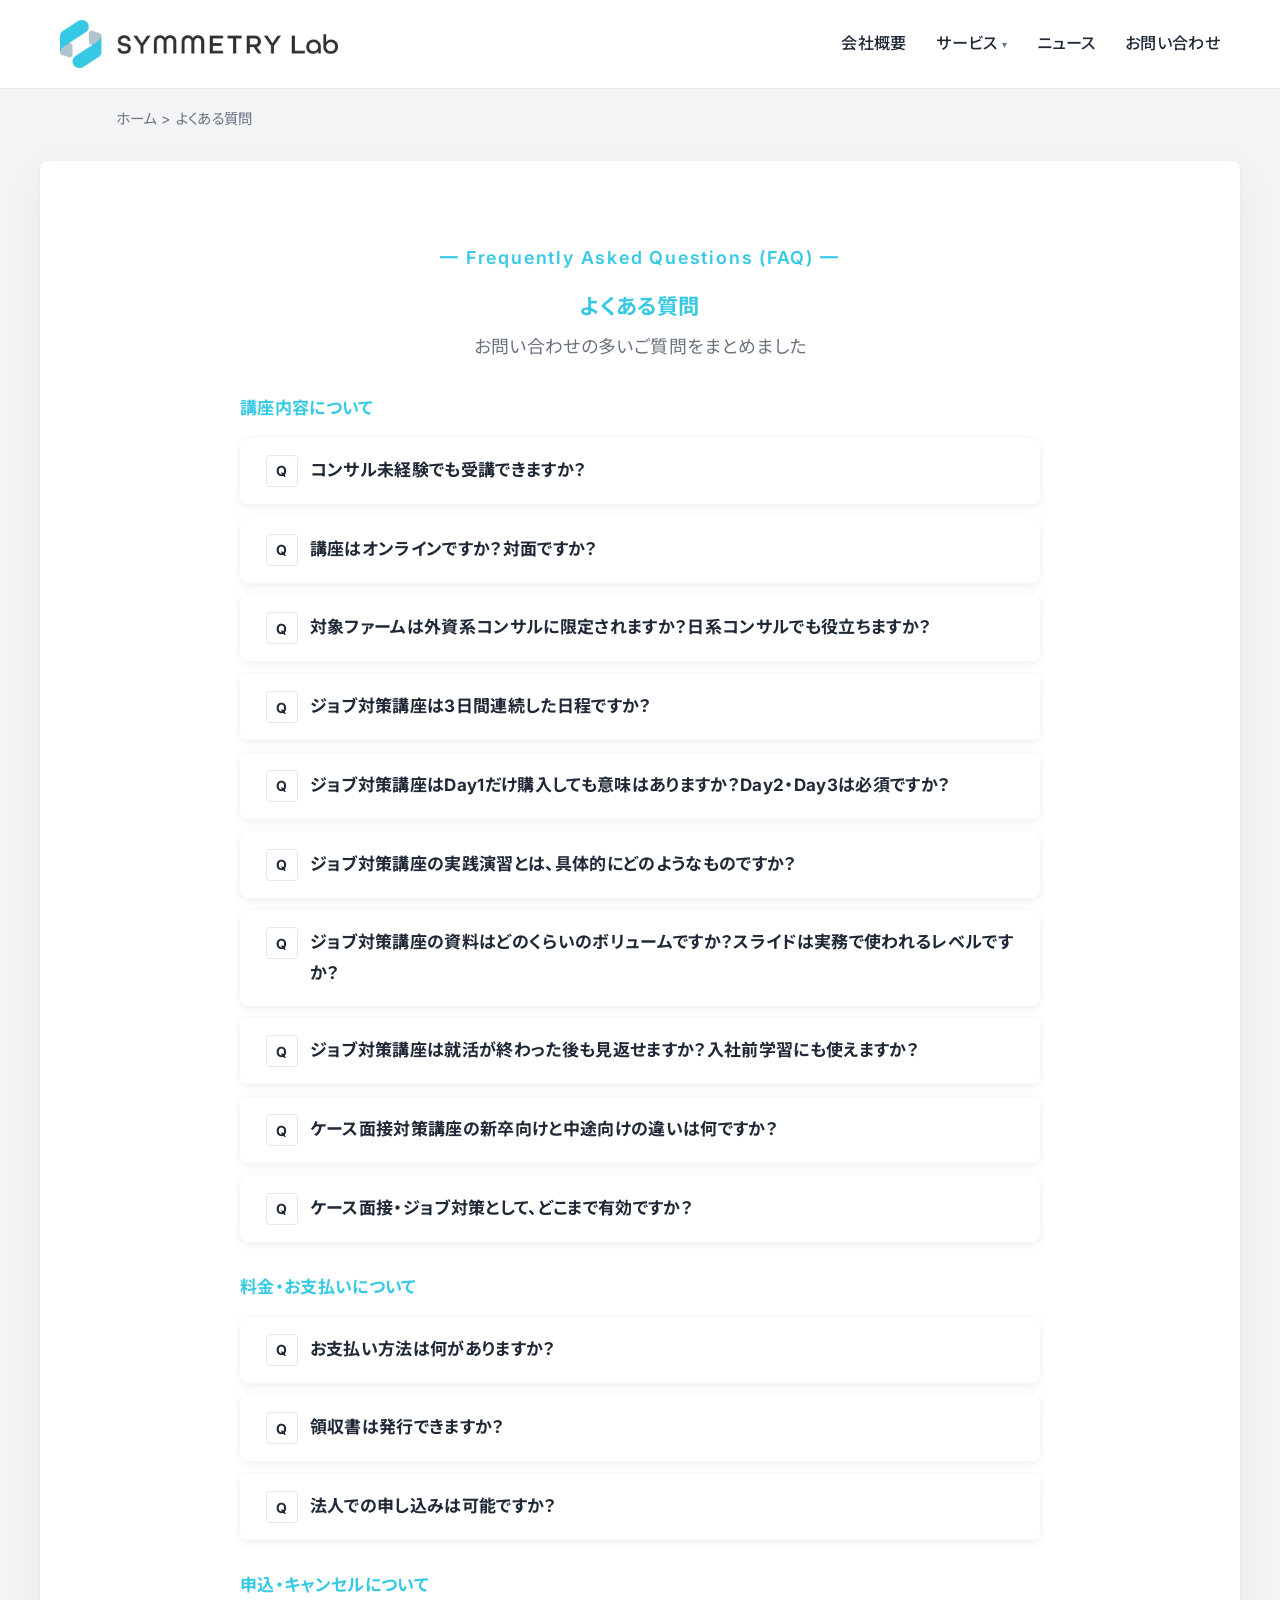
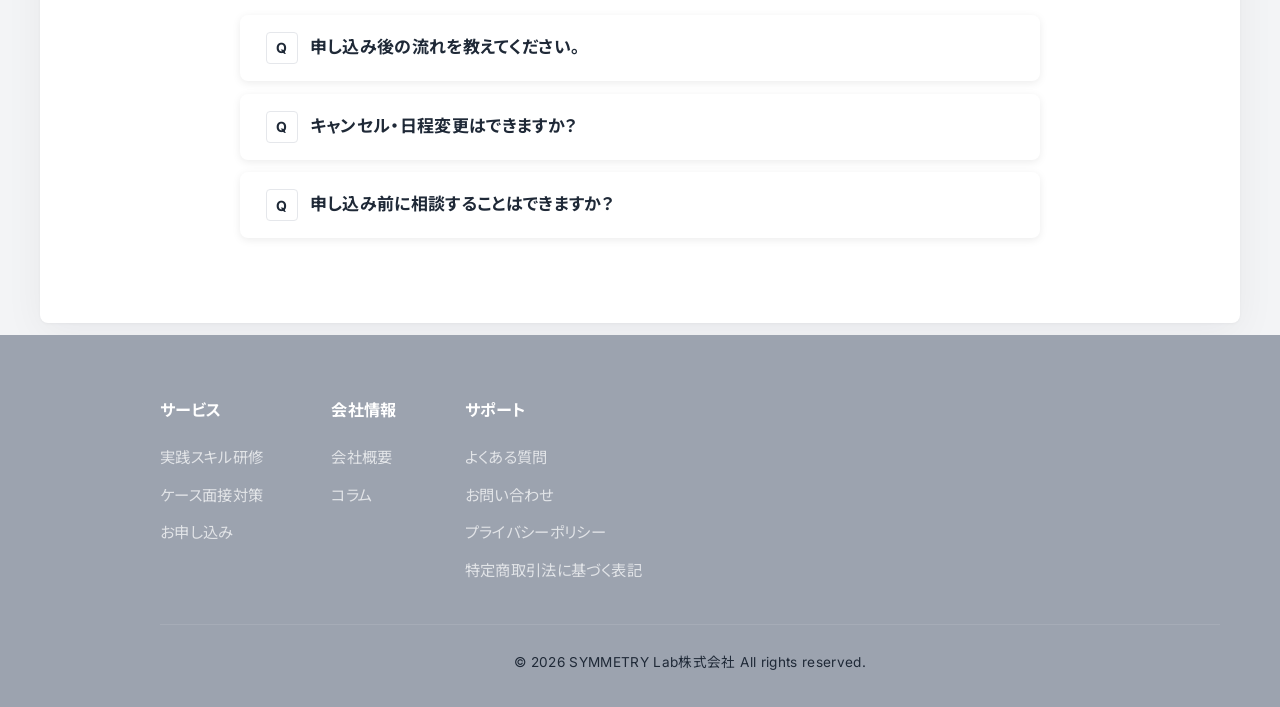
<file: faq.html>
<!DOCTYPE html>
<html lang="ja">
<head>
  <meta charset="UTF-8">
  <meta name="viewport" content="width=device-width, initial-scale=1.0">
  <meta name="description" content="SYMMETRY LabのFAQ。研修内容、料金・お支払い、申込・キャンセルについてお答えします。">
  <meta property="og:title" content="FAQ | SYMMETRY Lab株式会社">
  <meta property="og:description" content="研修プログラムに関するFAQ。研修内容・料金・キャンセルポリシーなど。">
  <meta property="og:type" content="website">
  <link rel="canonical" href="https://symmetrylab.jp/faq.html">
  <link rel="preconnect" href="https://fonts.googleapis.com">
  <link rel="preconnect" href="https://fonts.gstatic.com" crossorigin>
  <link href="https://fonts.googleapis.com/css2?family=Inter:wght@300;400;500;600;700&family=Noto+Sans+JP:wght@300;400;500;600;700&display=swap" rel="stylesheet">
  <link rel="stylesheet" href="css/style.css">
  <style>
    .faq-q, .faq-a {
      display:inline-flex;
      align-items:center;
      justify-content:center;
      width:32px;
      height:32px;
      font-family:'Inter',sans-serif;
      font-weight:700;
      font-size:14px;
      border-radius:4px;
      flex-shrink:0;
      margin-right:12px;
    }
    .faq-q {
      background:#fff;
      border:1px solid var(--color-border);
      color:var(--color-primary);
    }
    .faq-a {
      background:var(--color-tiffany-light);
      color:#fff;
      border:none;
    }
    .faq-q-text, .faq-a-text {
      flex:1;
      min-width:0;
    }
    details summary {
      align-items:flex-start !important;
      gap:0 !important;
    }
    details p {
      display:flex;
      align-items:flex-start;
      gap:0;
    }
  </style>
  <title>よくある質問 | SYMMETRY Lab株式会社</title>
  <!-- Google tag (gtag.js) -->
  <script async src="https://www.googletagmanager.com/gtag/js?id=G-KR9VEKC8JZ"></script>
  <script>
    window.dataLayer = window.dataLayer || [];
    function gtag(){dataLayer.push(arguments);}
    gtag('js', new Date());
    gtag('config', 'G-KR9VEKC8JZ');
  </script>
    <link rel="icon" href="/favicon.ico" sizes="any">
  <link rel="icon" type="image/png" sizes="32x32" href="images/favicon-32x32.png">
  <link rel="icon" type="image/png" sizes="192x192" href="images/favicon-192x192.png">
  <link rel="apple-touch-icon" sizes="192x192" href="images/favicon-192x192.png">
</head>
<body>

  <!-- Navigation -->
  <nav class="navbar">
    <div class="container">
      <a href="index.html" class="nav-logo"><img src="images/logo.jpg" alt="SYMMETRY Lab" class="nav-logo-img"></a>
      <button class="nav-toggle" aria-label="メニュー" aria-expanded="false">
        <span></span><span></span><span></span>
      </button>
      <div class="nav-links">
        <a href="company.html">会社概要</a>
        <div class="nav-dropdown">
          <a href="services.html" class="nav-dropdown-trigger">サービス</a>
          <div class="nav-dropdown-menu">
            <a href="services.html">ジョブ対策</a>
            <a href="lp-case.html">ケース面接対策</a>
            <a href="faq.html">よくある質問</a>
          </div>
        </div>
        <a href="blog/index.html">ニュース</a>
        <a href="contact.html">お問い合わせ</a>
      </div>
    </div>
  </nav>

  <!-- Breadcrumb -->
  <div class="breadcrumb">
    <div class="container">
      <a href="index.html">ホーム</a> &gt; <span>よくある質問</span>
    </div>
  </div>

  <!-- FAQ -->
  <section class="section">
    <div class="container">
      <div class="section-header">
        <p style="color:var(--color-accent);font-weight:600;letter-spacing:0.1em;margin-bottom:1rem;">━ Frequently Asked Questions (FAQ) ━</p>
        <h2>よくある質問</h2>
        <p>お問い合わせの多いご質問をまとめました</p>
      </div>

      <div class="faq-section fade-in" style="max-width:800px;margin:0 auto;">

        <!-- 講座内容について -->
        <h2 style="margin-bottom:1rem;margin-top:2rem;color:var(--color-accent);font-size:1rem;">講座内容について</h2>

        <details style="background:#fff;border-radius:8px;padding:1rem 1.5rem;margin-bottom:0.75rem;box-shadow:0 2px 8px rgba(0,0,0,0.08);">
          <summary style="cursor:pointer;font-weight:700;list-style:none;display:flex;align-items:flex-start;"><span class="faq-q">Q</span><span class="faq-q-text">コンサル未経験でも受講できますか？</span></summary>
          <p style="margin-top:1rem;"><span class="faq-a">A</span><span class="faq-a-text">はい、コンサル未経験の方でも受講いただけます。ジョブ対策講座ではDay1でM&Aの基礎から丁寧に解説しますので、予備知識がなくても問題ございません。ケース面接対策講座も基礎から段階的に学べるカリキュラムとなっております。</span></p>
        </details>

        <details style="background:#fff;border-radius:8px;padding:1rem 1.5rem;margin-bottom:0.75rem;box-shadow:0 2px 8px rgba(0,0,0,0.08);">
          <summary style="cursor:pointer;font-weight:700;list-style:none;display:flex;align-items:flex-start;"><span class="faq-q">Q</span><span class="faq-q-text">講座はオンラインですか？対面ですか？</span></summary>
          <p style="margin-top:1rem;"><span class="faq-a">A</span><span class="faq-a-text">現在はオンライン（Microsoft Teams）での開催を基本としております。対面での開催をご希望の場合は、お問い合わせフォームよりご相談ください。</span></p>
        </details>

        <details style="background:#fff;border-radius:8px;padding:1rem 1.5rem;margin-bottom:0.75rem;box-shadow:0 2px 8px rgba(0,0,0,0.08);">
          <summary style="cursor:pointer;font-weight:700;list-style:none;display:flex;align-items:flex-start;"><span class="faq-q">Q</span><span class="faq-q-text">対象ファームは外資系コンサルに限定されますか？日系コンサルでも役立ちますか？</span></summary>
          <p style="margin-top:1rem;"><span class="faq-a">A</span><span class="faq-a-text">対象ファームは外資系のみに限定されず、全てのコンサルティングファームのケース面接・ジョブ対策に有効なものとなっております。ただし、外資系戦略コンサルティングファームでは長時間のケース面接やジョブ（ワークショップ）が選考の中で課される場合が多いため、本講座が有効なケースは外資系コンサルの方が多い可能性がございます。</span></p>
        </details>

        <details style="background:#fff;border-radius:8px;padding:1rem 1.5rem;margin-bottom:0.75rem;box-shadow:0 2px 8px rgba(0,0,0,0.08);">
          <summary style="cursor:pointer;font-weight:700;list-style:none;display:flex;align-items:flex-start;"><span class="faq-q">Q</span><span class="faq-q-text">ジョブ対策講座は3日間連続した日程ですか？</span></summary>
          <p style="margin-top:1rem;"><span class="faq-a">A</span><span class="faq-a-text">3日間は必ずしも連続である必要はございません。お申し込み後に講師と日程を調整いただけます。週末の受講や、1週間おきの受講なども可能でございます。</span></p>
        </details>

        <details style="background:#fff;border-radius:8px;padding:1rem 1.5rem;margin-bottom:0.75rem;box-shadow:0 2px 8px rgba(0,0,0,0.08);">
          <summary style="cursor:pointer;font-weight:700;list-style:none;display:flex;align-items:flex-start;"><span class="faq-q">Q</span><span class="faq-q-text">ジョブ対策講座はDay1だけ購入しても意味はありますか？Day2・Day3は必須ですか？</span></summary>
          <p style="margin-top:1rem;"><span class="faq-a">A</span><span class="faq-a-text">実践演習はDay2以降に掲載しているため、Day1をご購入された方はDay2以降もご購入することを強くお勧めいたします。一方、M&Aの基礎知識を十分に理解されている方は、Day2以降からのご購入でも問題ございません。</span></p>
        </details>

        <details style="background:#fff;border-radius:8px;padding:1rem 1.5rem;margin-bottom:0.75rem;box-shadow:0 2px 8px rgba(0,0,0,0.08);">
          <summary style="cursor:pointer;font-weight:700;list-style:none;display:flex;align-items:flex-start;"><span class="faq-q">Q</span><span class="faq-q-text">ジョブ対策講座の実践演習とは、具体的にどのようなものですか？</span></summary>
          <p style="margin-top:1rem;"><span class="faq-a">A</span><span class="faq-a-text">Day2の実践演習は、外部・内部環境分析、Day3の実践演習は事業計画の策定となっております。分量としては、約45～120分を要するものとなっており、難易度としては実務レベルの問題となっております。</span></p>
        </details>

        <details style="background:#fff;border-radius:8px;padding:1rem 1.5rem;margin-bottom:0.75rem;box-shadow:0 2px 8px rgba(0,0,0,0.08);">
          <summary style="cursor:pointer;font-weight:700;list-style:none;display:flex;align-items:flex-start;"><span class="faq-q">Q</span><span class="faq-q-text">ジョブ対策講座の資料はどのくらいのボリュームですか？スライドは実務で使われるレベルですか？</span></summary>
          <p style="margin-top:1rem;"><span class="faq-a">A</span><span class="faq-a-text">各回25~70枚程のPDF資料となっております。また、実践演習を取り組むに当たって必要な資料（Excelファイル等）も別途ご共有いたします。PDFに掲載のスライドは実際に実務に用いられる、つまりクライアントへ納品している水準のものでございます。ケース面接・ジョブを突破することだけを目的としたフレームワーク中心の解説ではなく、根本の思考法から解説した資料となっておりますので、教科書的なフレームワークを十分に理解された方や飽きた方にも有益なコンテンツとなっております。</span></p>
        </details>

        <details style="background:#fff;border-radius:8px;padding:1rem 1.5rem;margin-bottom:0.75rem;box-shadow:0 2px 8px rgba(0,0,0,0.08);">
          <summary style="cursor:pointer;font-weight:700;list-style:none;display:flex;align-items:flex-start;"><span class="faq-q">Q</span><span class="faq-q-text">ジョブ対策講座は就活が終わった後も見返せますか？入社前学習にも使えますか？</span></summary>
          <p style="margin-top:1rem;"><span class="faq-a">A</span><span class="faq-a-text">はい。本講座は戦略コンサルタントの実務に即して作成しているため、戦略コンサルの入社前学習や就活後の復習にも活用していただきたく存じます。実務を理解している場合とそうでない場合では、入社後の初速、上長からの評価も全く異なってきますので、是非とも本講座をご活用ください。</span></p>
        </details>

        <details style="background:#fff;border-radius:8px;padding:1rem 1.5rem;margin-bottom:0.75rem;box-shadow:0 2px 8px rgba(0,0,0,0.08);">
          <summary style="cursor:pointer;font-weight:700;list-style:none;display:flex;align-items:flex-start;"><span class="faq-q">Q</span><span class="faq-q-text">ケース面接対策講座の新卒向けと中途向けの違いは何ですか？</span></summary>
          <p style="margin-top:1rem;"><span class="faq-a">A</span><span class="faq-a-text">新卒向けはケース面接の基礎から学ぶカリキュラムで、フレームワーク思考やフェルミ推定の基本を重点的に扱っております。中途向けは職務経験を活かした差別化戦略や、より高度なビジネスケース、プレゼンケースへの対応など応用的な内容が中心でございます。</span></p>
        </details>

        <details style="background:#fff;border-radius:8px;padding:1rem 1.5rem;margin-bottom:0.75rem;box-shadow:0 2px 8px rgba(0,0,0,0.08);">
          <summary style="cursor:pointer;font-weight:700;list-style:none;display:flex;align-items:flex-start;"><span class="faq-q">Q</span><span class="faq-q-text">ケース面接・ジョブ対策として、どこまで有効ですか？</span></summary>
          <p style="margin-top:1rem;"><span class="faq-a">A</span><span class="faq-a-text">本コンテンツは長時間のケース面接・ジョブ（グループワーク）においても、対応できるよう作成されております。ケース面接・ジョブのお題は各ファームにより異なりますが、お題が変更された際にも柔軟に対応できるよう根本の思考法を伝授しております。そのため、M&Aのみならず売上向上施策問題やフェルミ・市場規模算出系の問題にも応用可能でございます。</span></p>
        </details>

        <!-- 料金・お支払いについて -->
        <h2 style="margin-bottom:1rem;margin-top:2rem;color:var(--color-accent);font-size:1rem;">料金・お支払いについて</h2>

        <details style="background:#fff;border-radius:8px;padding:1rem 1.5rem;margin-bottom:0.75rem;box-shadow:0 2px 8px rgba(0,0,0,0.08);">
          <summary style="cursor:pointer;font-weight:700;list-style:none;display:flex;align-items:flex-start;"><span class="faq-q">Q</span><span class="faq-q-text">お支払い方法は何がありますか？</span></summary>
          <p style="margin-top:1rem;"><span class="faq-a">A</span><span class="faq-a-text">クレジットカード決済（Stripe）をご利用いただけます。VISA、Mastercard、American Express、JCBなど主要なカードブランドに対応しております。</span></p>
        </details>

        <details style="background:#fff;border-radius:8px;padding:1rem 1.5rem;margin-bottom:0.75rem;box-shadow:0 2px 8px rgba(0,0,0,0.08);">
          <summary style="cursor:pointer;font-weight:700;list-style:none;display:flex;align-items:flex-start;"><span class="faq-q">Q</span><span class="faq-q-text">領収書は発行できますか？</span></summary>
          <p style="margin-top:1rem;"><span class="faq-a">A</span><span class="faq-a-text">はい。発行可能です。Stripeの決済完了後に自動で領収書メールが送信されます。宛名の変更が必要な場合は、お問い合わせフォームよりご連絡ください。</span></p>
        </details>

        <details style="background:#fff;border-radius:8px;padding:1rem 1.5rem;margin-bottom:0.75rem;box-shadow:0 2px 8px rgba(0,0,0,0.08);">
          <summary style="cursor:pointer;font-weight:700;list-style:none;display:flex;align-items:flex-start;"><span class="faq-q">Q</span><span class="faq-q-text">法人での申し込みは可能ですか？</span></summary>
          <p style="margin-top:1rem;"><span class="faq-a">A</span><span class="faq-a-text">はい。法人でのお申し込みも承っております。請求書払いなどのご要望がございましたら、お問い合わせフォームよりご相談ください。</span></p>
        </details>

        <!-- 申込・キャンセルについて -->
        <h2 style="margin-bottom:1rem;margin-top:2rem;color:var(--color-accent);font-size:1rem;">申込・キャンセルについて</h2>

        <details style="background:#fff;border-radius:8px;padding:1rem 1.5rem;margin-bottom:0.75rem;box-shadow:0 2px 8px rgba(0,0,0,0.08);">
          <summary style="cursor:pointer;font-weight:700;list-style:none;display:flex;align-items:flex-start;"><span class="faq-q">Q</span><span class="faq-q-text">申し込み後の流れを教えてください。</span></summary>
          <p style="margin-top:1rem;"><span class="faq-a">A</span><span class="faq-a-text">お申し込み完了後、講師と日程調整を行い、実施日時を確定します。その後、受講料をお支払いしていただきます。</span></p>
        </details>

        <details style="background:#fff;border-radius:8px;padding:1rem 1.5rem;margin-bottom:0.75rem;box-shadow:0 2px 8px rgba(0,0,0,0.08);">
          <summary style="cursor:pointer;font-weight:700;list-style:none;display:flex;align-items:flex-start;"><span class="faq-q">Q</span><span class="faq-q-text">キャンセル・日程変更はできますか？</span></summary>
          <p style="margin-top:1rem;"><span class="faq-a">A</span><span class="faq-a-text">講座開始日の7日前までのキャンセルは全額返金いたします。7日前〜前日のキャンセルは受講料の50%をキャンセル料として申し受けます。なお、当日のキャンセルは返金いたしかねます。また、日程変更は講座開始日の3日前まで無料で承ります。</span></p>
        </details>

        <details style="background:#fff;border-radius:8px;padding:1rem 1.5rem;margin-bottom:0.75rem;box-shadow:0 2px 8px rgba(0,0,0,0.08);">
          <summary style="cursor:pointer;font-weight:700;list-style:none;display:flex;align-items:flex-start;"><span class="faq-q">Q</span><span class="faq-q-text">申し込み前に相談することはできますか？</span></summary>
          <p style="margin-top:1rem;"><span class="faq-a">A</span><span class="faq-a-text">はい。無料相談を承っております。研修内容やご自身のキャリアプランについて、お気軽に<a href="contact.html">お問い合わせフォーム</a>よりご連絡ください。</span></p>
        </details>

      </div>
    </div>
  </section>

  <!-- Footer -->
  <footer class="footer">
    <div class="container">
      <div class="footer-grid">

        <div>
          <h4>サービス</h4>
          <div class="footer-links">
            <a href="services.html#practical-skills">実践スキル研修</a>
            <a href="services.html#case-interview">ケース面接対策</a>
            <a href="booking.html">お申し込み</a>
          </div>
        </div>
        <div>
          <h4>会社情報</h4>
          <div class="footer-links">
            <a href="company.html">会社概要</a>
                <a href="blog/index.html">コラム</a>
          </div>
        </div>
        <div>
          <h4>サポート</h4>
          <div class="footer-links">
            <a href="faq.html">よくある質問</a>
            <a href="contact.html">お問い合わせ</a>
            <a href="privacy.html">プライバシーポリシー</a>
            <a href="tokushoho.html">特定商取引法に基づく表記</a>
          </div>
        </div>
      </div>
      <div class="footer-bottom">
        <a href="admin.html" style="color:inherit;text-decoration:none;">&copy; 2026 SYMMETRY Lab株式会社 All rights reserved.</a>
      </div>
    </div>
  </footer>

  <script src="js/main.js"></script>
</body>
</html>
</file>
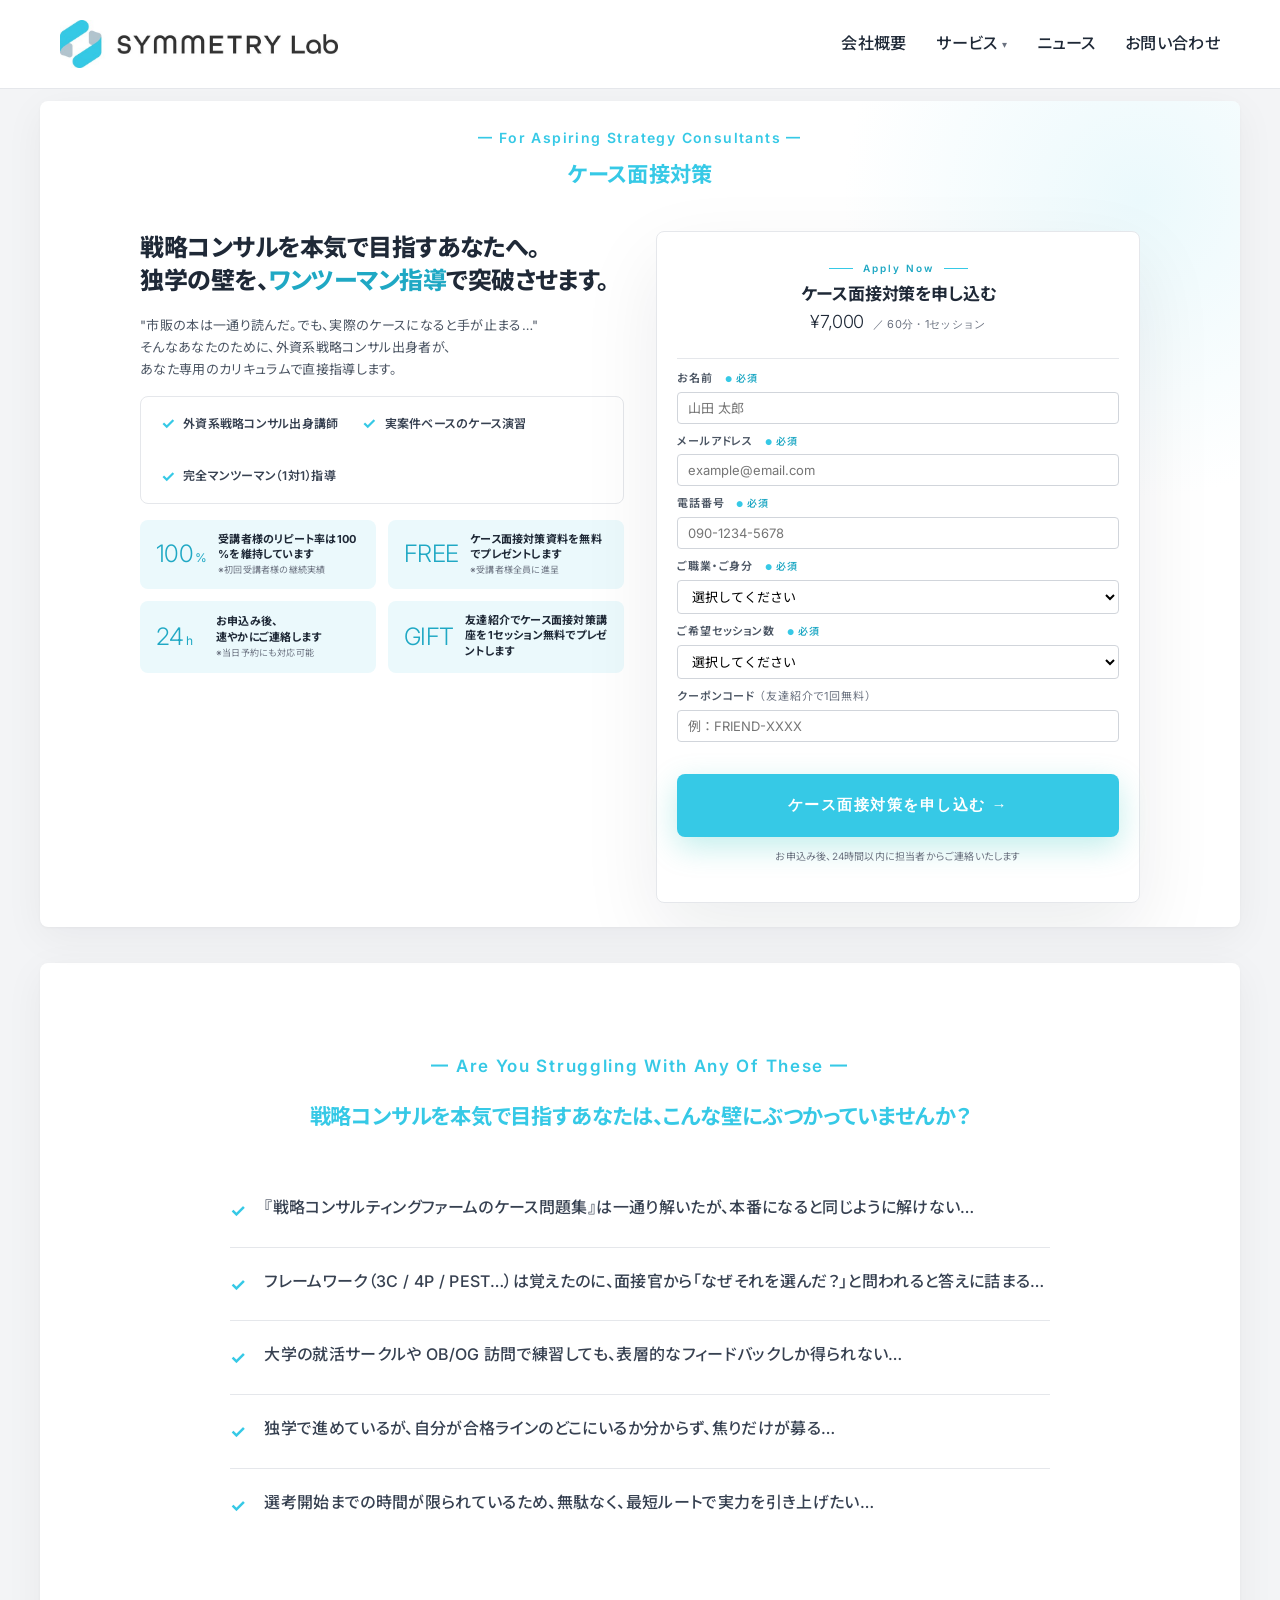
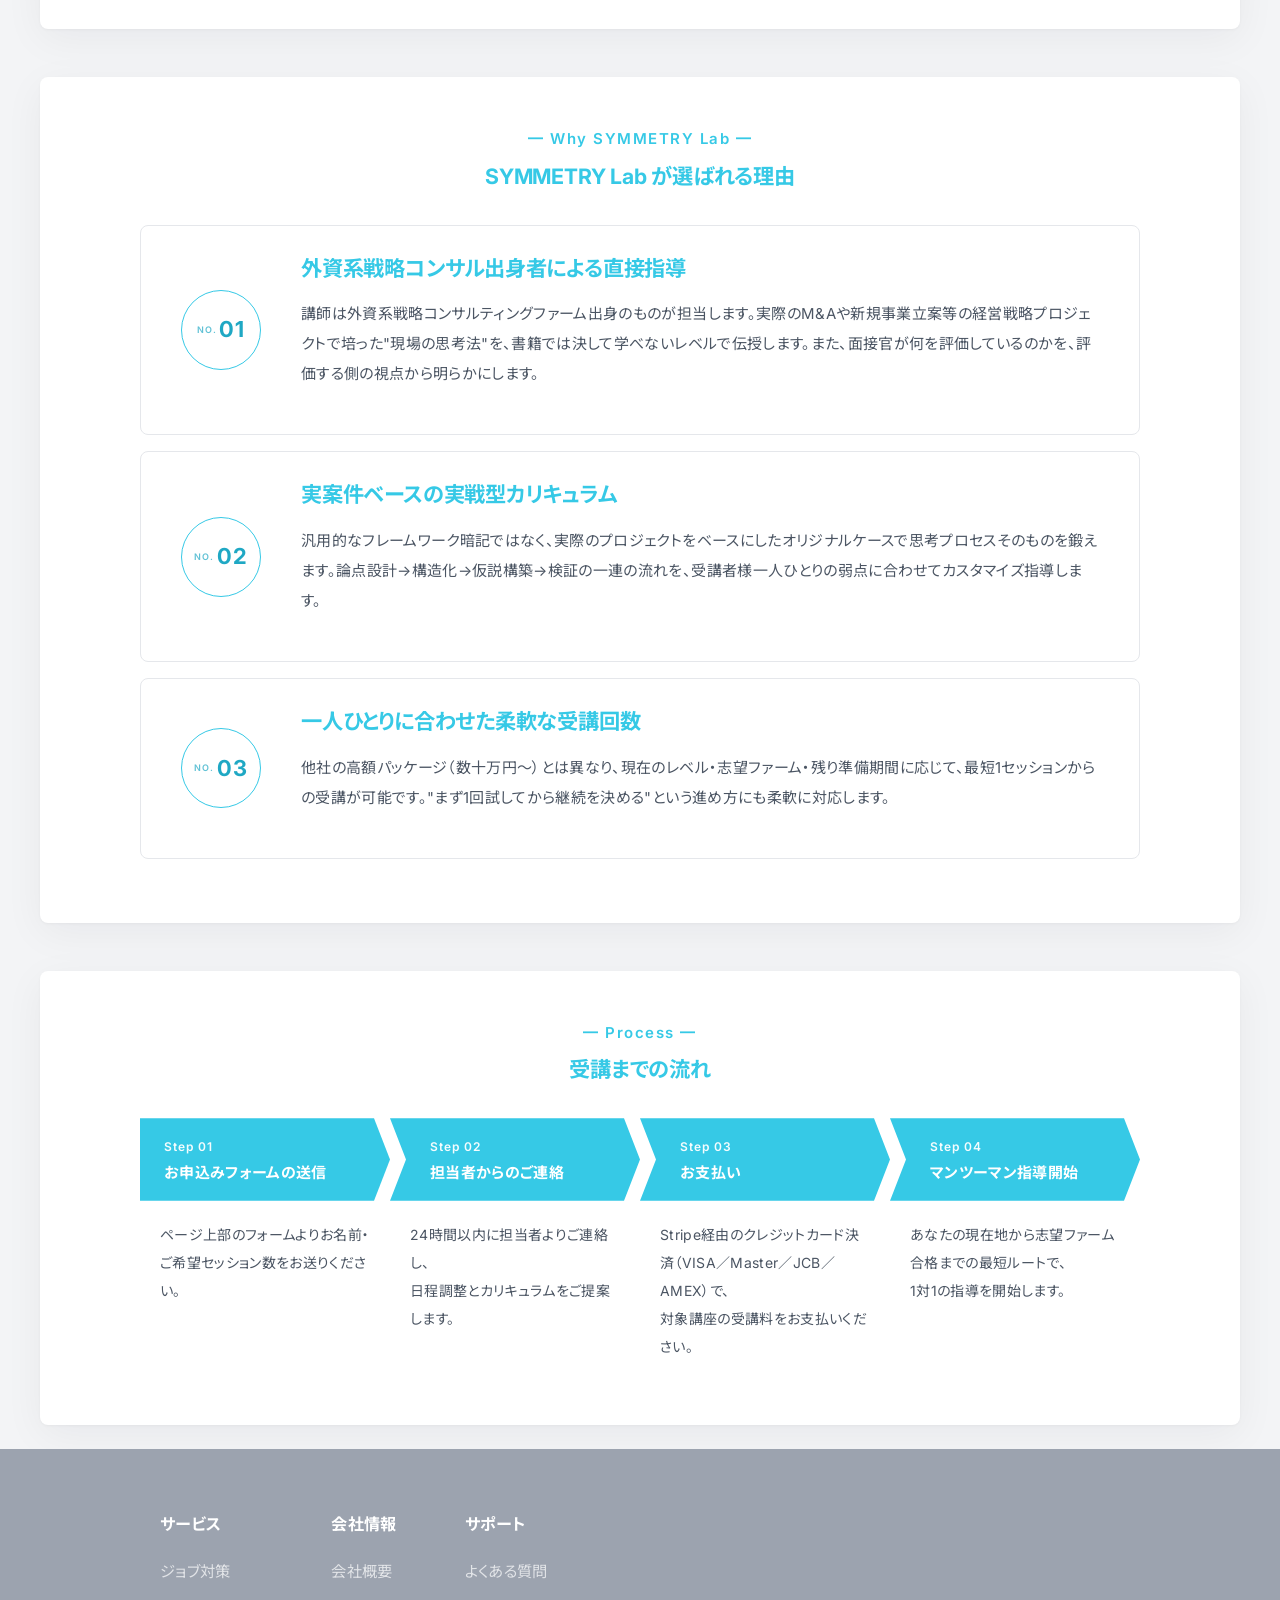
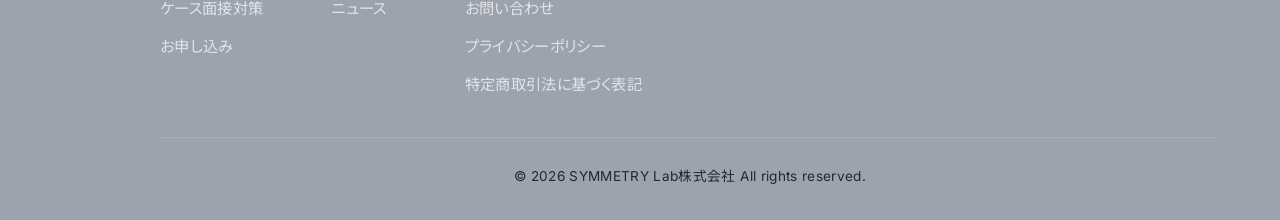
<file: lp-case.html>
<!DOCTYPE html>
<html lang="ja">
<head>
  <meta charset="UTF-8">
  <meta name="viewport" content="width=device-width, initial-scale=1.0">
  <meta name="description" content="戦略コンサルを本気で目指す学生のためのケース面接対策。外資系戦略コンサル出身者が1対1で指導、独学の壁を突破。1時間¥7,000〜／受講生リピート率100%／お申込み受付中。">
  <meta property="og:title" content="戦略コンサル志望の学生向けケース面接対策 | SYMMETRY Lab">
  <meta property="og:description" content="戦略コンサルを本気で目指す学生のためのマンツーマンケース面接対策。独学では到達できない思考プロセスを、外資系戦略コンサル出身者が直接指導します。">
  <meta property="og:type" content="website">
  <meta name="robots" content="index, follow">
  <link rel="preconnect" href="https://fonts.googleapis.com">
  <link rel="preconnect" href="https://fonts.gstatic.com" crossorigin>
  <link href="https://fonts.googleapis.com/css2?family=Inter:wght@300;400;500;600;700&family=Noto+Sans+JP:wght@300;400;500;600;700&display=swap" rel="stylesheet">
  <link rel="stylesheet" href="css/style.css">
  <link rel="stylesheet" href="css/lp.css">
  <title>ケース面接対策｜戦略コンサル出身者によるマンツーマン指導 | SYMMETRY Lab</title>
  <!-- Google tag (gtag.js) -->
  <script async src="https://www.googletagmanager.com/gtag/js?id=G-KR9VEKC8JZ"></script>
  <script>
    window.dataLayer = window.dataLayer || [];
    function gtag(){dataLayer.push(arguments);}
    gtag('js', new Date());
    gtag('config', 'G-KR9VEKC8JZ');
  </script>
    <link rel="icon" href="/favicon.ico" sizes="any">
  <link rel="icon" type="image/png" sizes="32x32" href="images/favicon-32x32.png">
  <link rel="icon" type="image/png" sizes="192x192" href="images/favicon-192x192.png">
  <link rel="apple-touch-icon" sizes="192x192" href="images/favicon-192x192.png">
</head>
<body class="lp-page">

  <!-- ヘッダー（HP統一ナビ） -->
  <nav class="navbar">
    <div class="container">
      <a href="index.html" class="nav-logo"><img src="images/logo.jpg" alt="SYMMETRY Lab" class="nav-logo-img"></a>
      <button class="nav-toggle" aria-label="メニュー" aria-expanded="false">
        <span></span><span></span><span></span>
      </button>
      <div class="nav-links">
        <a href="company.html">会社概要</a>
        <div class="nav-dropdown">
          <a href="services.html" class="nav-dropdown-trigger">サービス</a>
          <div class="nav-dropdown-menu">
            <a href="services.html">ジョブ対策</a>
            <a href="lp-case.html">ケース面接対策</a>
            <a href="faq.html">よくある質問</a>
          </div>
        </div>
        <a href="blog/index.html">ニュース</a>
        <a href="contact.html">お問い合わせ</a>
      </div>
    </div>
  </nav>

  <!-- ヒーローセクション（2カラム） -->
  <section class="lp-hero">
    <div class="lp-hero-inner">
      <div class="lp-hero-badge-wrap">
        <p class="lp-hero-badge-text">━ For Aspiring Strategy Consultants ━</p>
        <h2 class="lp-hero-section-title">ケース面接対策</h2>
      </div>
      <div class="lp-hero-copy">
        <h1>
          戦略コンサルを本気で目指すあなたへ。<br>
          独学の壁を、<span class="accent">ワンツーマン指導</span>で突破させます。
        </h1>
        <p class="lp-hero-sub">
          "市販の本は一通り読んだ。でも、実際のケースになると手が止まる…"<br>
          そんなあなたのために、外資系戦略コンサル出身者が、<br>あなた専用のカリキュラムで直接指導します。
        </p>
        <div class="lp-hero-features">
          <div class="lp-hero-feature">外資系戦略コンサル出身講師</div>
          <div class="lp-hero-feature">実案件ベースのケース演習</div>
          <div class="lp-hero-feature">完全マンツーマン（1対1）指導</div>
        </div>
        <div class="lp-hero-proofs">
          <div class="lp-hero-proof">
            <div class="lp-hero-proof-num">100<span>%</span></div>
            <div class="lp-hero-proof-label">
              <strong>受講者様のリピート率は100%を維持しています</strong>
              <span>※初回受講者様の継続実績</span>
            </div>
          </div>
          <div class="lp-hero-proof">
            <div class="lp-hero-proof-num">FREE</div>
            <div class="lp-hero-proof-label">
              <strong>ケース面接対策資料を無料でプレゼントします</strong>
              <span>※受講者様全員に進呈</span>
            </div>
          </div>
          <div class="lp-hero-proof">
            <div class="lp-hero-proof-num">24<span>h</span></div>
            <div class="lp-hero-proof-label">
              <strong>お申込み後、速やかにご連絡します</strong>
              <span>※当日予約にも対応可能</span>
            </div>
          </div>
          <div class="lp-hero-proof">
            <div class="lp-hero-proof-num">GIFT</div>
            <div class="lp-hero-proof-label">
              <strong>友達紹介でケース面接対策講座を1セッション無料でプレゼントします</strong>
              <span></span>
            </div>
          </div>
        </div>
      </div>

      <div class="lp-hero-form" id="hero-form">
        <div class="lp-hero-form-card">
          <div class="lp-hero-form-header">
            <span class="lp-hero-form-badge">Apply Now</span>
            <h2 style="white-space:nowrap;">ケース面接対策を申し込む</h2>
            <p class="lp-hero-form-price">¥7,000 <span>／ 60分・1セッション</span></p>
          </div>

          <form action="contact.html" method="POST" id="lpCaseHeroForm">
            <div class="lp-form-group">
              <label class="lp-form-label">お名前 <span class="required">必須</span></label>
              <input type="text" class="lp-form-input lp-form-input--boxed" name="name" required placeholder="山田 太郎">
            </div>

            <div class="lp-form-group">
              <label class="lp-form-label">メールアドレス <span class="required">必須</span></label>
              <input type="email" class="lp-form-input lp-form-input--boxed" name="email" required placeholder="example@email.com">
            </div>

            <div class="lp-form-group">
              <label class="lp-form-label">電話番号 <span class="required">必須</span></label>
              <input type="tel" class="lp-form-input lp-form-input--boxed" name="phone" required placeholder="090-1234-5678">
            </div>

            <div class="lp-form-group">
              <label class="lp-form-label">ご職業・ご身分 <span class="required">必須</span></label>
              <select class="lp-form-select lp-form-input--boxed" name="status" required>
                <option value="">選択してください</option>
                <option value="法人">法人</option>
                <option value="主婦">主婦</option>
                <option value="社会人">社会人</option>
                <option value="大学院生">大学院生</option>
                <option value="大学生">大学生</option>
                <option value="高校生">高校生</option>
                <option value="その他">その他</option>
              </select>
            </div>

            <div class="lp-form-group">
              <label class="lp-form-label">ご希望セッション数 <span class="required">必須</span></label>
              <select class="lp-form-select lp-form-input--boxed" name="sessions" required>
                <option value="">選択してください</option>
                <option value="1">1セッション（¥7,000）</option>
                <option value="2">2セッション（¥13,580）</option>
                <option value="3">3セッション（¥19,950）</option>
                <option value="5">5セッション（¥32,200）</option>
                <option value="10">10セッション（¥63,000）</option>
                <option value="未定">未定・相談しながら決めたい</option>
              </select>
            </div>

            <div class="lp-form-group">
              <label class="lp-form-label">クーポンコード <span style="color:var(--lp-gray-500);font-size:11px;font-weight:400;">（友達紹介で1回無料）</span></label>
              <input type="text" class="lp-form-input lp-form-input--boxed" name="coupon" placeholder="例：FRIEND-XXXX">
            </div>

            <button type="submit" class="lp-form-submit lp-form-submit--hero">ケース面接対策を申し込む →</button>
            <p class="lp-hero-form-note">お申込み後、24時間以内に担当者からご連絡いたします</p>
          </form>
        </div>
      </div>
    </div>
  </section>

  <!-- お悩み・課題 -->
  <section class="lp-problems">
    <div class="lp-container">
      <div class="lp-problems-list">
        <p style="color:var(--lp-tiffany);font-weight:600;letter-spacing:0.1em;text-align:center;margin-bottom:1rem;">━ Are You Struggling With Any Of These ━</p>
        <h2 style="font-size:1.25rem;line-height:1.7;font-weight:700;color:var(--lp-tiffany);white-space:nowrap;">戦略コンサルを本気で目指すあなたは、こんな壁にぶつかっていませんか？</h2>
        <div class="lp-problem-item">『戦略コンサルティングファームのケース問題集』は一通り解いたが、本番になると同じように解けない…</div>
        <div class="lp-problem-item">フレームワーク（3C / 4P / PEST…）は覚えたのに、面接官から「なぜそれを選んだ？」と問われると答えに詰まる…</div>
        <div class="lp-problem-item">大学の就活サークルや OB/OG 訪問で練習しても、表層的なフィードバックしか得られない…</div>
        <div class="lp-problem-item">独学で進めているが、自分が合格ラインのどこにいるか分からず、焦りだけが募る…</div>
        <div class="lp-problem-item">選考開始までの時間が限られているため、無駄なく、最短ルートで実力を引き上げたい…</div>
      </div>
    </div>
  </section>

  <!-- 解決策 -->
  <section class="lp-section">
    <div class="lp-container">
      <div class="lp-section-title">
        <p class="lp-section-sub" style="color:var(--lp-tiffany);font-weight:600;letter-spacing:0.1em;margin-bottom:0.5rem;">━ Why SYMMETRY Lab ━</p>
        <h2>SYMMETRY Lab が選ばれる理由</h2>
      </div>

      <div class="lp-solution-card">
        <div class="lp-solution-num">01</div>
        <div class="lp-solution-content">
          <h3>外資系戦略コンサル出身者による直接指導</h3>
          <p>講師は外資系戦略コンサルティングファーム出身のものが担当します。実際のM&Aや新規事業立案等の経営戦略プロジェクトで培った"現場の思考法"を、書籍では決して学べないレベルで伝授します。また、面接官が何を評価しているのかを、評価する側の視点から明らかにします。</p>
        </div>
      </div>

      <div class="lp-solution-card">
        <div class="lp-solution-num">02</div>
        <div class="lp-solution-content">
          <h3>実案件ベースの実戦型カリキュラム</h3>
          <p>汎用的なフレームワーク暗記ではなく、実際のプロジェクトをベースにしたオリジナルケースで思考プロセスそのものを鍛えます。論点設計→構造化→仮説構築→検証の一連の流れを、受講者様一人ひとりの弱点に合わせてカスタマイズ指導します。</p>
        </div>
      </div>

      <div class="lp-solution-card">
        <div class="lp-solution-num">03</div>
        <div class="lp-solution-content">
          <h3>一人ひとりに合わせた柔軟な受講回数</h3>
          <p>他社の高額パッケージ（数十万円〜）とは異なり、現在のレベル・志望ファーム・残り準備期間に応じて、最短1セッションからの受講が可能です。"まず1回試してから継続を決める"という進め方にも柔軟に対応します。</p>
        </div>
      </div>
    </div>
  </section>

  <!-- 流れ -->
  <section class="lp-section">
    <div class="lp-container">
      <div class="lp-section-title">
        <p class="lp-section-sub" style="color:var(--lp-tiffany);font-weight:600;letter-spacing:0.1em;margin-bottom:0.5rem;">━ Process ━</p>
        <h2>受講までの流れ</h2>
      </div>

      <div class="lp-flow">
        <div class="lp-flow-item">
          <div class="lp-flow-header">
            <span class="lp-flow-num">Step 01</span>
            <h4>お申込みフォームの送信</h4>
          </div>
          <p>ページ上部のフォームよりお名前・ご希望セッション数をお送りください。</p>
        </div>
        <div class="lp-flow-item">
          <div class="lp-flow-header">
            <span class="lp-flow-num">Step 02</span>
            <h4>担当者からのご連絡</h4>
          </div>
          <p>24時間以内に担当者よりご連絡し、日程調整とカリキュラムをご提案します。</p>
        </div>
        <div class="lp-flow-item">
          <div class="lp-flow-header">
            <span class="lp-flow-num">Step 03</span>
            <h4>お支払い</h4>
          </div>
          <p>Stripe経由のクレジットカード決済（VISA／Master／JCB／AMEX）で、対象講座の受講料をお支払いください。</p>
        </div>
        <div class="lp-flow-item">
          <div class="lp-flow-header">
            <span class="lp-flow-num">Step 04</span>
            <h4>マンツーマン指導開始</h4>
          </div>
          <p>あなたの現在地から志望ファーム合格までの最短ルートで、1対1の指導を開始します。</p>
        </div>
      </div>
    </div>
  </section>

  <!-- フッター -->
  <footer class="footer">
    <div class="container">
      <div class="footer-grid">

        <div>
          <h4>サービス</h4>
          <div class="footer-links">
            <a href="services.html">ジョブ対策</a>
            <a href="lp-case.html">ケース面接対策</a>
            <a href="booking.html">お申し込み</a>
          </div>
        </div>
        <div>
          <h4>会社情報</h4>
          <div class="footer-links">
            <a href="company.html">会社概要</a>
            <a href="blog/index.html">ニュース</a>
          </div>
        </div>
        <div>
          <h4>サポート</h4>
          <div class="footer-links">
            <a href="faq.html">よくある質問</a>
            <a href="contact.html">お問い合わせ</a>
            <a href="privacy.html">プライバシーポリシー</a>
            <a href="tokushoho.html">特定商取引法に基づく表記</a>
          </div>
        </div>
      </div>
      <div class="footer-bottom">
        <a href="admin.html" style="color:inherit;text-decoration:none;">&copy; 2026 SYMMETRY Lab株式会社 All rights reserved.</a>
      </div>
    </div>
  </footer>

  <!-- 予約モーダル -->
  <div class="lp-modal-overlay" id="bookingModal">
    <div class="lp-modal">
      <div class="lp-modal-header">
        <div>
          <span class="lp-modal-badge">STEP 2 / 2</span>
          <h3>日程選択 & お支払い</h3>
        </div>
        <button class="lp-modal-close" onclick="closeBookingModal()" aria-label="閉じる">&times;</button>
      </div>
      <div class="lp-modal-body">
        <div id="modalLoading" class="lp-modal-loading">
          <div class="lp-modal-spinner"></div>
          <p>読み込み中...</p>
        </div>

        <div id="modalContent" style="display:none;">
          <div class="lp-modal-summary">
            <div class="lp-modal-summary-row">
              <span class="lp-modal-summary-label">プログラム</span>
              <span class="lp-modal-summary-value" id="modalProgramName">ケース面接対策</span>
            </div>
            <div class="lp-modal-summary-row">
              <span class="lp-modal-summary-label">セッション数</span>
              <span class="lp-modal-summary-value" id="modalSessions">1セッション</span>
            </div>
            <div class="lp-modal-summary-row lp-modal-summary-total">
              <span class="lp-modal-summary-label">合計金額</span>
              <span class="lp-modal-summary-value" id="modalTotalPrice">¥7,000</span>
            </div>
          </div>

          <!-- カレンダー -->
          <div class="lp-modal-section">
            <label class="lp-modal-label">ご希望の日程 <span class="lp-modal-required">必須</span></label>
            <div class="lp-calendar">
              <div class="lp-calendar-header">
                <button type="button" class="lp-calendar-nav" onclick="changeMonth(-1)" aria-label="前月">‹</button>
                <span id="calendarMonthLabel"></span>
                <button type="button" class="lp-calendar-nav" onclick="changeMonth(1)" aria-label="次月">›</button>
              </div>
              <div class="lp-calendar-grid" id="calendarGrid"></div>
            </div>
          </div>

          <!-- 現在の選択状態 -->
          <div id="currentPickLabel" class="lp-modal-selected" style="display:none;"></div>

          <!-- 時間スロット -->
          <div class="lp-modal-section" id="timeSlotsSection" style="display:none;">
            <label class="lp-modal-label">ご希望の時間を選択</label>
            <div id="timeSlotsContainer"></div>
          </div>

          <!-- 選択結果リスト -->
          <div id="modalPicksList" style="margin-bottom:20px;"></div>

          <!-- 申込者情報（hidden inputs - 既にフォームから取得済） -->
          <input type="hidden" id="modalName">
          <input type="hidden" id="modalEmail">
          <input type="hidden" id="modalPhone">

          <button type="button" id="modalSubmitBtn" class="lp-modal-submit" disabled onclick="submitBookingFromModal()">
            日程を選択してください
          </button>
          <p class="lp-modal-note">Stripeの安全な決済画面に移動します（Visa / Master / JCB / AMEX対応）</p>
        </div>

        <div id="modalError" class="lp-modal-error" style="display:none;">
          <p>エラーが発生しました。お手数ですが時間を置いて再度お試しください。</p>
        </div>
      </div>
    </div>
  </div>

  <script src="js/main.js"></script>
  <script>
    // ============================================
    // FAQトグル
    // ============================================
    function toggleFaq(btn) {
      btn.classList.toggle('open');
      const ans = btn.nextElementSibling;
      ans.classList.toggle('open');
    }

    // 固定CTAの表示制御
    window.addEventListener('scroll', () => {
      const fixedCta = document.getElementById('fixedCta');
      if (window.scrollY > 600) {
        fixedCta.classList.add('show');
      } else {
        fixedCta.classList.remove('show');
      }
    });

    // ============================================
    // 予約モーダル & Stripe連携
    // ============================================
    const API_BASE = window.location.origin;
    const TRAINING_TYPE = 'case_interview';
    const SESSION_PRICE = 7000;

    let selectedDate = null;
    let picks = []; // max 3: [{date, time}]
    let currentYear, currentMonth;
    let availableDates = [];
    let bookingApplicantData = {};
    const DAY_NAMES = ['日', '月', '火', '水', '木', '金', '土'];
    const PICK_LABELS = ['第1希望', '第2希望', '第3希望'];
    function dateLabel(ds){const d=new Date(ds);return `${parseInt(ds.split('-')[1])}/${parseInt(ds.split('-')[2])}（${DAY_NAMES[d.getDay()]}）`;}

    // ヒーローフォーム & ボトムフォームの送信ハンドラ
    function handleApplyFormSubmit(form, e) {
      e.preventDefault();
      const fd = new FormData(form);
      const name = fd.get('name');
      const email = fd.get('email');
      const phone = fd.get('phone') || '';
      const sessions = parseInt(fd.get('sessions'), 10);

      if (!name || !email || !sessions || isNaN(sessions)) {
        alert('お名前・メールアドレス・希望セッション数は必須項目です。');
        return;
      }

      bookingApplicantData = {
        customer_name: name,
        customer_email: email,
        customer_phone: phone,
        sessions: sessions,
      };

      openBookingModal(sessions);
    }

    document.addEventListener('DOMContentLoaded', () => {
      const heroForm = document.getElementById('lpCaseHeroForm');
      if (heroForm) heroForm.addEventListener('submit', (e) => handleApplyFormSubmit(heroForm, e));

      const bottomForm = document.getElementById('lpCaseForm');
      if (bottomForm) bottomForm.addEventListener('submit', (e) => handleApplyFormSubmit(bottomForm, e));
    });

    async function openBookingModal(sessions) {
      const modal = document.getElementById('bookingModal');
      const loading = document.getElementById('modalLoading');
      const content = document.getElementById('modalContent');
      const error = document.getElementById('modalError');

      content.style.display = 'none';
      error.style.display = 'none';
      loading.style.display = 'block';
      selectedDate = null;
      picks = [];

      // セッション数に応じた金額表示
      const totalPrice = SESSION_PRICE * sessions;
      document.getElementById('modalSessions').textContent = `${sessions}セッション × ¥${SESSION_PRICE.toLocaleString()}`;
      document.getElementById('modalTotalPrice').textContent = `¥${totalPrice.toLocaleString()}`;
      renderPicksList();
      updateSubmitButton();

      modal.classList.add('active');
      document.body.style.overflow = 'hidden';

      try {
        const res = await fetch(`${API_BASE}/api/available-dates?training_type=${TRAINING_TYPE}`);
        if (!res.ok) throw new Error('取得失敗');
        const data = await res.json();

        document.getElementById('modalProgramName').textContent = data.training_name;
        availableDates = data.available_dates || [];

        const now = new Date();
        currentYear = now.getFullYear();
        currentMonth = now.getMonth();
        renderCalendar();

        loading.style.display = 'none';
        content.style.display = 'block';
      } catch (err) {
        console.error(err);
        loading.style.display = 'none';
        error.style.display = 'block';
      }
    }

    function closeBookingModal() {
      document.getElementById('bookingModal').classList.remove('active');
      document.body.style.overflow = '';
    }

    document.getElementById('bookingModal').addEventListener('click', (e) => {
      if (e.target === e.currentTarget) closeBookingModal();
    });

    function renderCalendar() {
      const grid = document.getElementById('calendarGrid');
      grid.innerHTML = '';

      document.getElementById('calendarMonthLabel').textContent =
        `${currentYear}年${currentMonth + 1}月`;

      DAY_NAMES.forEach(d => {
        const el = document.createElement('div');
        el.className = 'lp-calendar-day-label';
        el.textContent = d;
        grid.appendChild(el);
      });

      const firstDay = new Date(currentYear, currentMonth, 1).getDay();
      const daysInMonth = new Date(currentYear, currentMonth + 1, 0).getDate();
      const today = new Date();
      today.setHours(0, 0, 0, 0);

      for (let i = 0; i < firstDay; i++) {
        const el = document.createElement('div');
        el.className = 'lp-calendar-cell';
        grid.appendChild(el);
      }

      for (let day = 1; day <= daysInMonth; day++) {
        const el = document.createElement('div');
        const date = new Date(currentYear, currentMonth, day);
        const dateStr = formatDate(currentYear, currentMonth, day);
        const dayOfWeek = date.getDay();

        el.className = 'lp-calendar-cell';
        el.textContent = day;

        if (dayOfWeek === 0) el.classList.add('sunday');
        if (dayOfWeek === 6) el.classList.add('saturday');

        const isPast = date < today;
        const isAvail = availableDates.length === 0 || availableDates.includes(dateStr);

        if (!isPast && isAvail) {
          el.classList.add('active');
          el.addEventListener('click', () => selectCalendarDate(el, dateStr));
        }

        if (selectedDate === dateStr) {
          el.classList.add('selected');
        }

        grid.appendChild(el);
      }
    }

    function formatDate(year, month, day) {
      return `${year}-${String(month + 1).padStart(2, '0')}-${String(day).padStart(2, '0')}`;
    }

    function changeMonth(delta) {
      currentMonth += delta;
      if (currentMonth < 0) { currentMonth = 11; currentYear--; }
      if (currentMonth > 11) { currentMonth = 0; currentYear++; }
      renderCalendar();
    }

    async function selectCalendarDate(el, dateStr) {
      if(picks.length>=3){alert('第3希望まで選択済みです。変更する場合は×で削除してください。');return;}
      document.querySelectorAll('.lp-calendar-cell').forEach(c => c.classList.remove('selected'));
      el.classList.add('selected');
      selectedDate = dateStr;
      document.getElementById('currentPickLabel').textContent = `${PICK_LABELS[picks.length]}の日程: ${dateLabel(dateStr)} — 時間を選択してください`;
      document.getElementById('currentPickLabel').style.display = 'block';

      const section = document.getElementById('timeSlotsSection');
      const container = document.getElementById('timeSlotsContainer');
      section.style.display = 'block';
      container.innerHTML = '<div class="lp-time-slots-loading">時間枠を取得中...</div>';

      try {
        const res = await fetch(`${API_BASE}/api/available-dates?training_type=${TRAINING_TYPE}&date=${dateStr}`);
        const data = await res.json();
        container.innerHTML = '';

        if (!data.time_slots || data.time_slots.length === 0) {
          container.innerHTML = '<p class="lp-time-slots-empty">この日は予約可能な時間がありません</p>';
          return;
        }

        const grid = document.createElement('div');
        grid.className = 'lp-time-slots-grid';

        data.time_slots.forEach(slot => {
          const btn = document.createElement('button');
          btn.type = 'button';
          btn.className = 'lp-time-slot';
          btn.innerHTML = `<span class="lp-time-slot-time">${slot.time}</span><span class="lp-time-slot-remaining">残り${slot.slots_remaining}席</span>`;
          btn.addEventListener('click', () => selectTimeSlot(btn, slot.time));
          grid.appendChild(btn);
        });

        container.appendChild(grid);
      } catch (err) {
        container.innerHTML = '<p class="lp-time-slots-error">時間の取得に失敗しました</p>';
        console.error(err);
      }
    }

    function selectTimeSlot(btn, time) {
      if(picks.length>=3)return;
      if(picks.some(p=>p.date===selectedDate&&p.time===time)){alert('同じ日時が既に選択されています。');return;}
      picks.push({date:selectedDate, time});
      renderPicksList();
      document.getElementById('timeSlotsSection').style.display='none';
      document.getElementById('currentPickLabel').style.display='none';
      document.querySelectorAll('.lp-calendar-cell').forEach(c=>c.classList.remove('selected'));
      selectedDate=null;
    }

    function removePick(idx){
      picks.splice(idx,1);
      renderPicksList();
    }

    function renderPicksList() {
      const list = document.getElementById('modalPicksList');
      if(picks.length===0){
        list.innerHTML='<p style="font-size:12px;color:var(--lp-gray-500);text-align:center;padding:12px;border:1px dashed var(--lp-gray-300);border-radius:4px;">カレンダーから日程と時間を選択してください（第1〜第3希望）</p>';
      } else {
        const colors=['var(--lp-tiffany)','#1FA8C4','#B2C4CD'];
        const textColors=['#fff','#fff','#1F2937'];
        list.innerHTML=picks.map((p,i)=>`<div style="display:flex;align-items:center;gap:10px;padding:10px 14px;margin-bottom:6px;background:${colors[i]};color:${textColors[i]};border-radius:6px;font-size:13px;">
          <span style="font-weight:700;min-width:60px;">${PICK_LABELS[i]}</span>
          <span style="flex:1;">${dateLabel(p.date)} ${p.time}〜</span>
          <button onclick="removePick(${i})" style="background:none;border:none;color:${textColors[i]};cursor:pointer;font-size:18px;padding:0 4px;opacity:0.8;">×</button>
        </div>`).join('');
        if(picks.length<3){
          list.innerHTML+=`<p style="font-size:11px;color:var(--lp-gray-500);margin-top:8px;text-align:center;">カレンダーから${PICK_LABELS[picks.length]}を追加できます</p>`;
        }
      }
      updateSubmitButton();
    }

    function updateSubmitButton() {
      const btn = document.getElementById('modalSubmitBtn');
      if (picks.length > 0) {
        btn.disabled = false;
        btn.textContent = 'お支払いに進む →';
      } else {
        btn.disabled = true;
        btn.textContent = '日程・時間を選択してください';
      }
    }

    async function submitBookingFromModal() {
      if (picks.length === 0) return;

      const btn = document.getElementById('modalSubmitBtn');
      btn.disabled = true;
      btn.innerHTML = '<span class="lp-modal-spinner-inline"></span>処理中...';

      const dateStr = picks.map((p, i) => `${PICK_LABELS[i]}:${dateLabel(p.date)}${p.time}`).join(' / ');
      const body = {
        training_type: TRAINING_TYPE,
        training_date: `${picks[0].date} ${picks[0].time} (${dateStr})`,
        ...bookingApplicantData,
      };

      try {
        const res = await fetch(`${API_BASE}/api/create-checkout-session`, {
          method: 'POST',
          headers: { 'Content-Type': 'application/json' },
          body: JSON.stringify(body)
        });

        if (!res.ok) {
          const err = await res.json();
          throw new Error(err.detail || '決済セッションの作成に失敗しました');
        }

        const data = await res.json();
        window.location.href = data.checkout_url;
      } catch (err) {
        alert(err.message);
        btn.disabled = false;
        btn.textContent = 'お支払いに進む →';
      }
    }
  </script>
</body>
</html>
</file>
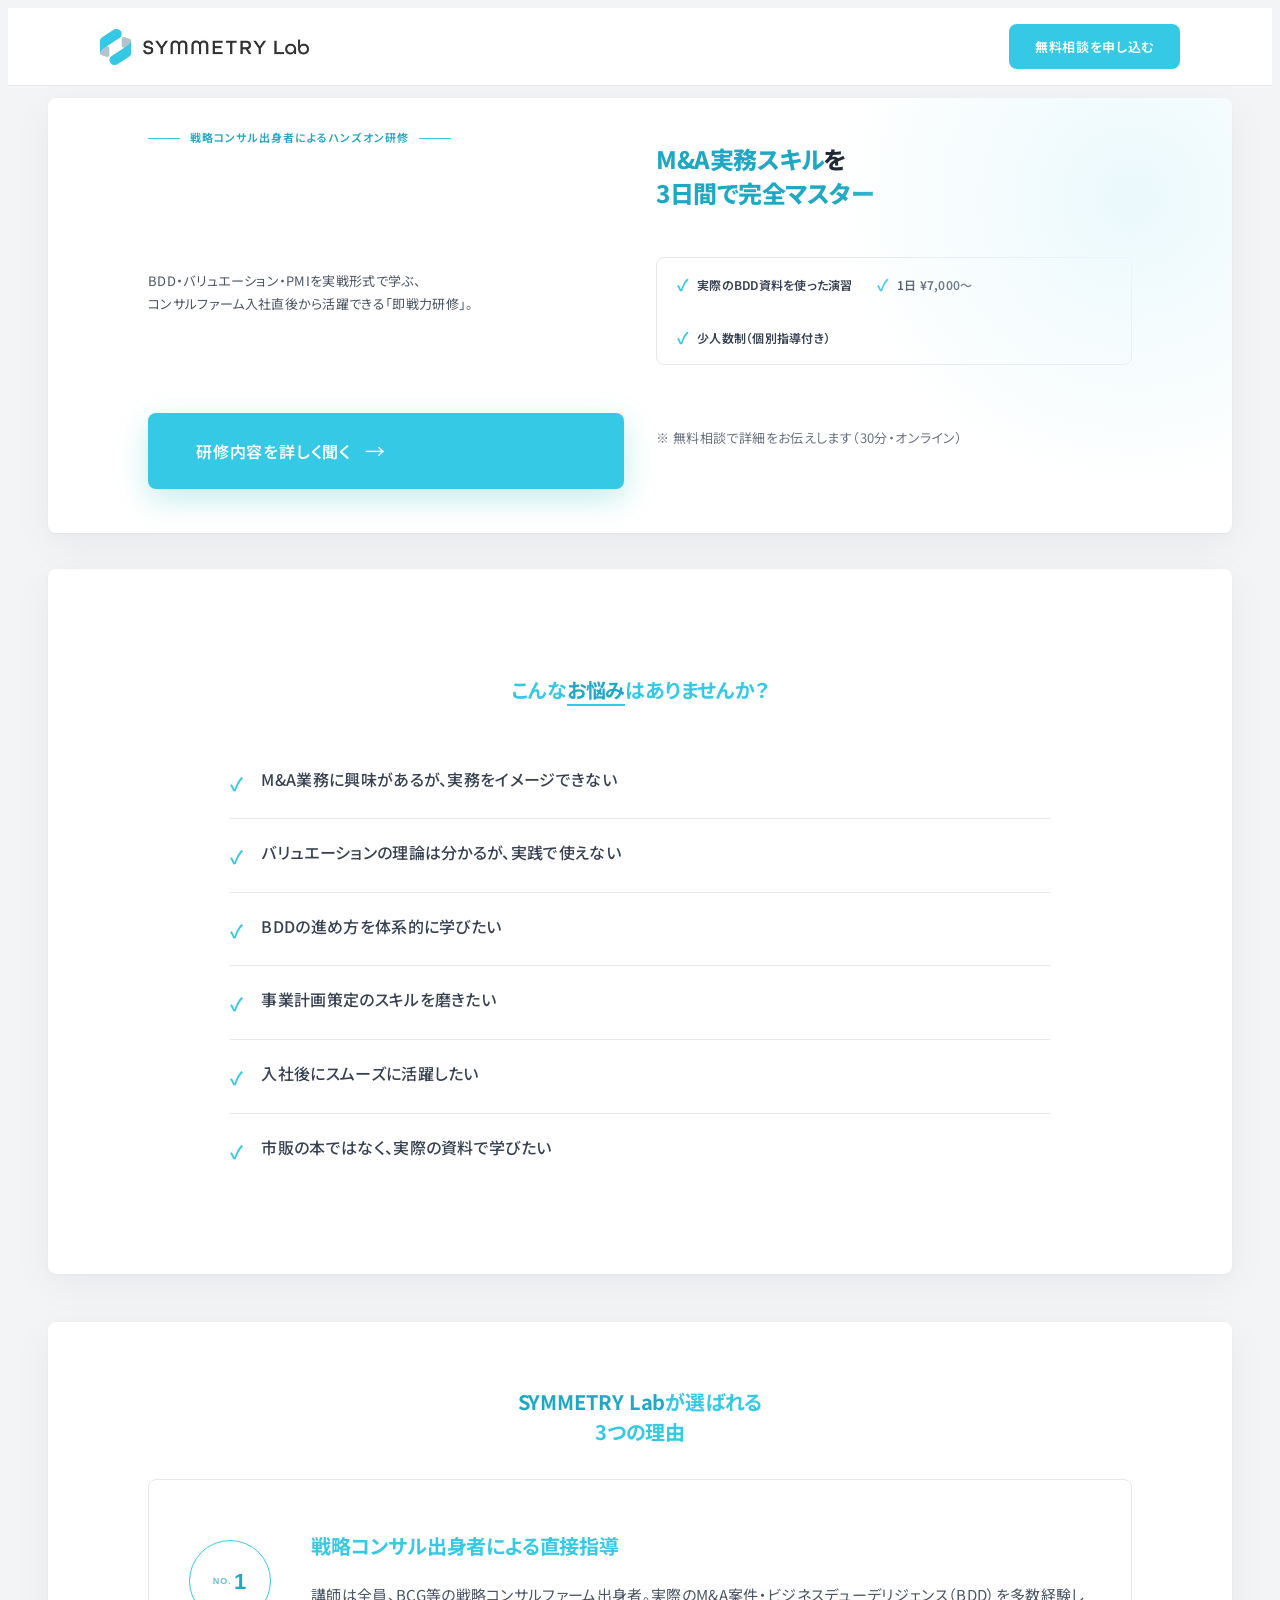
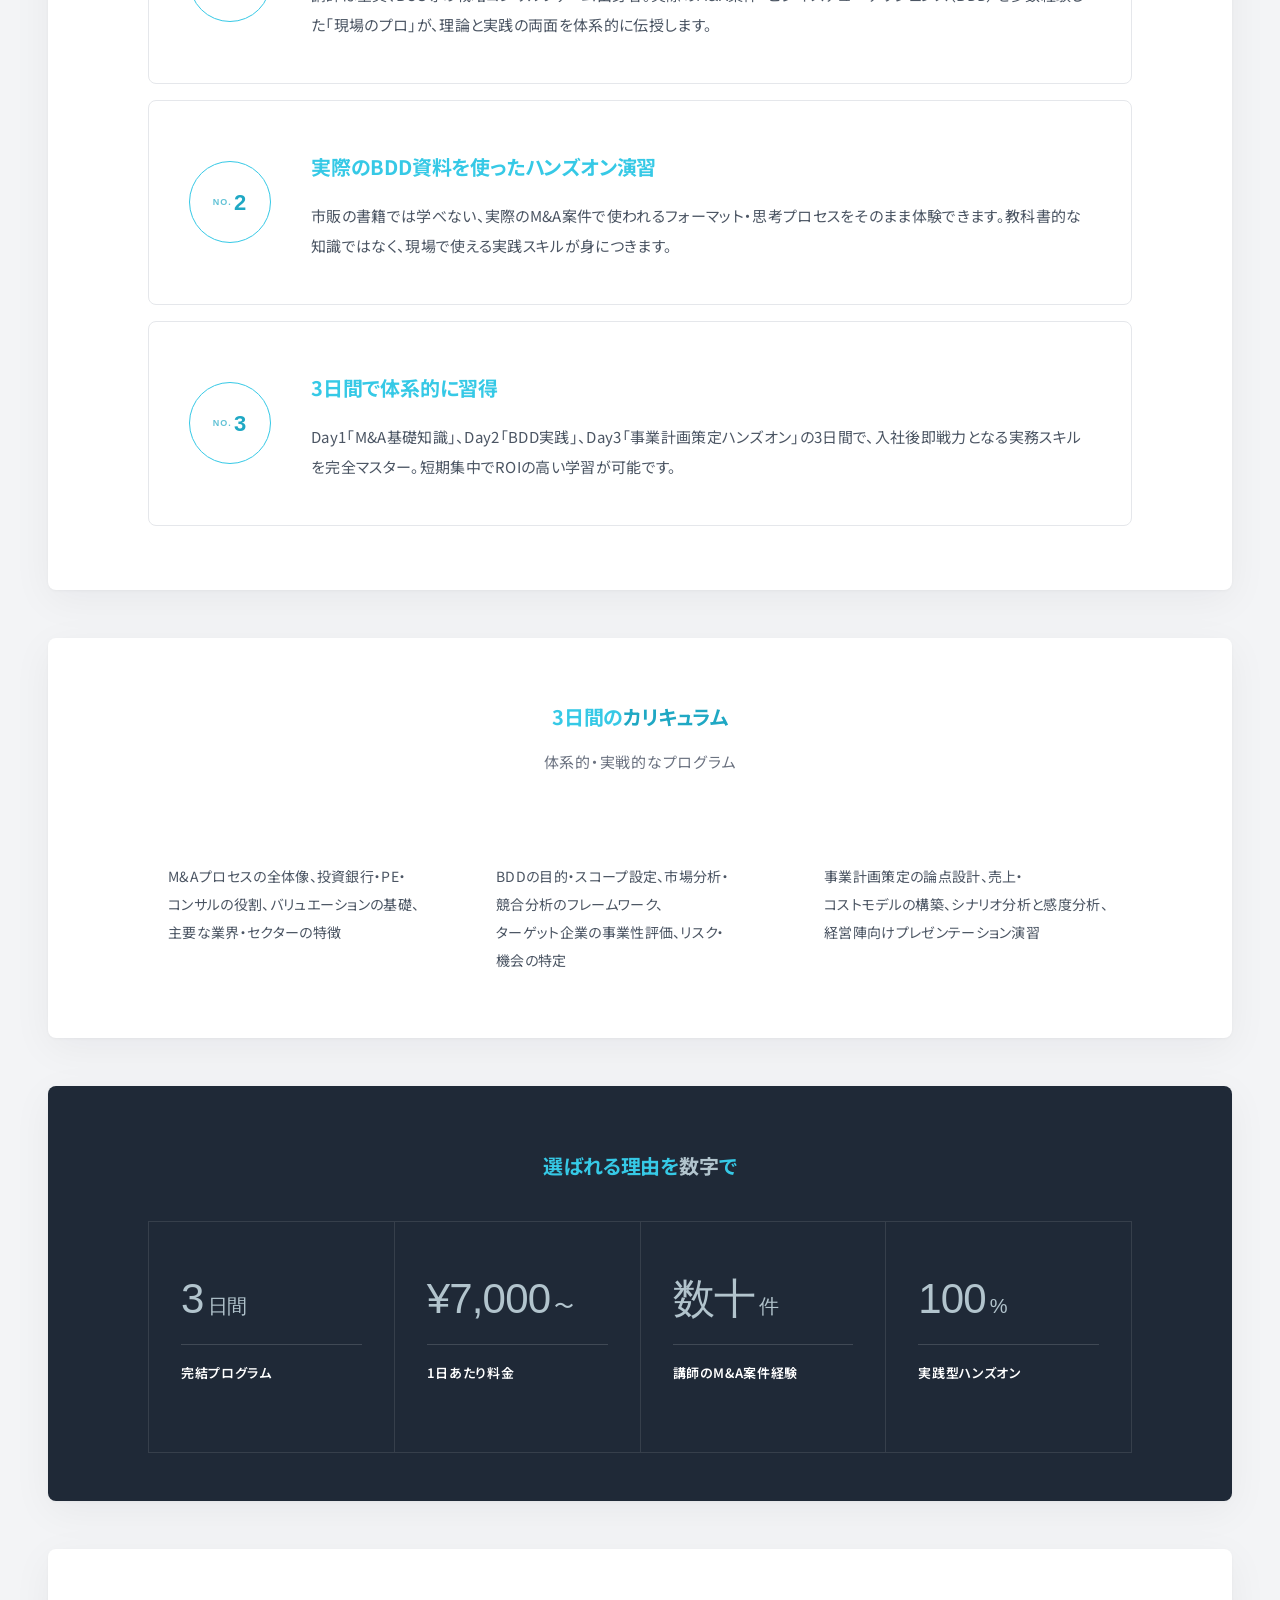
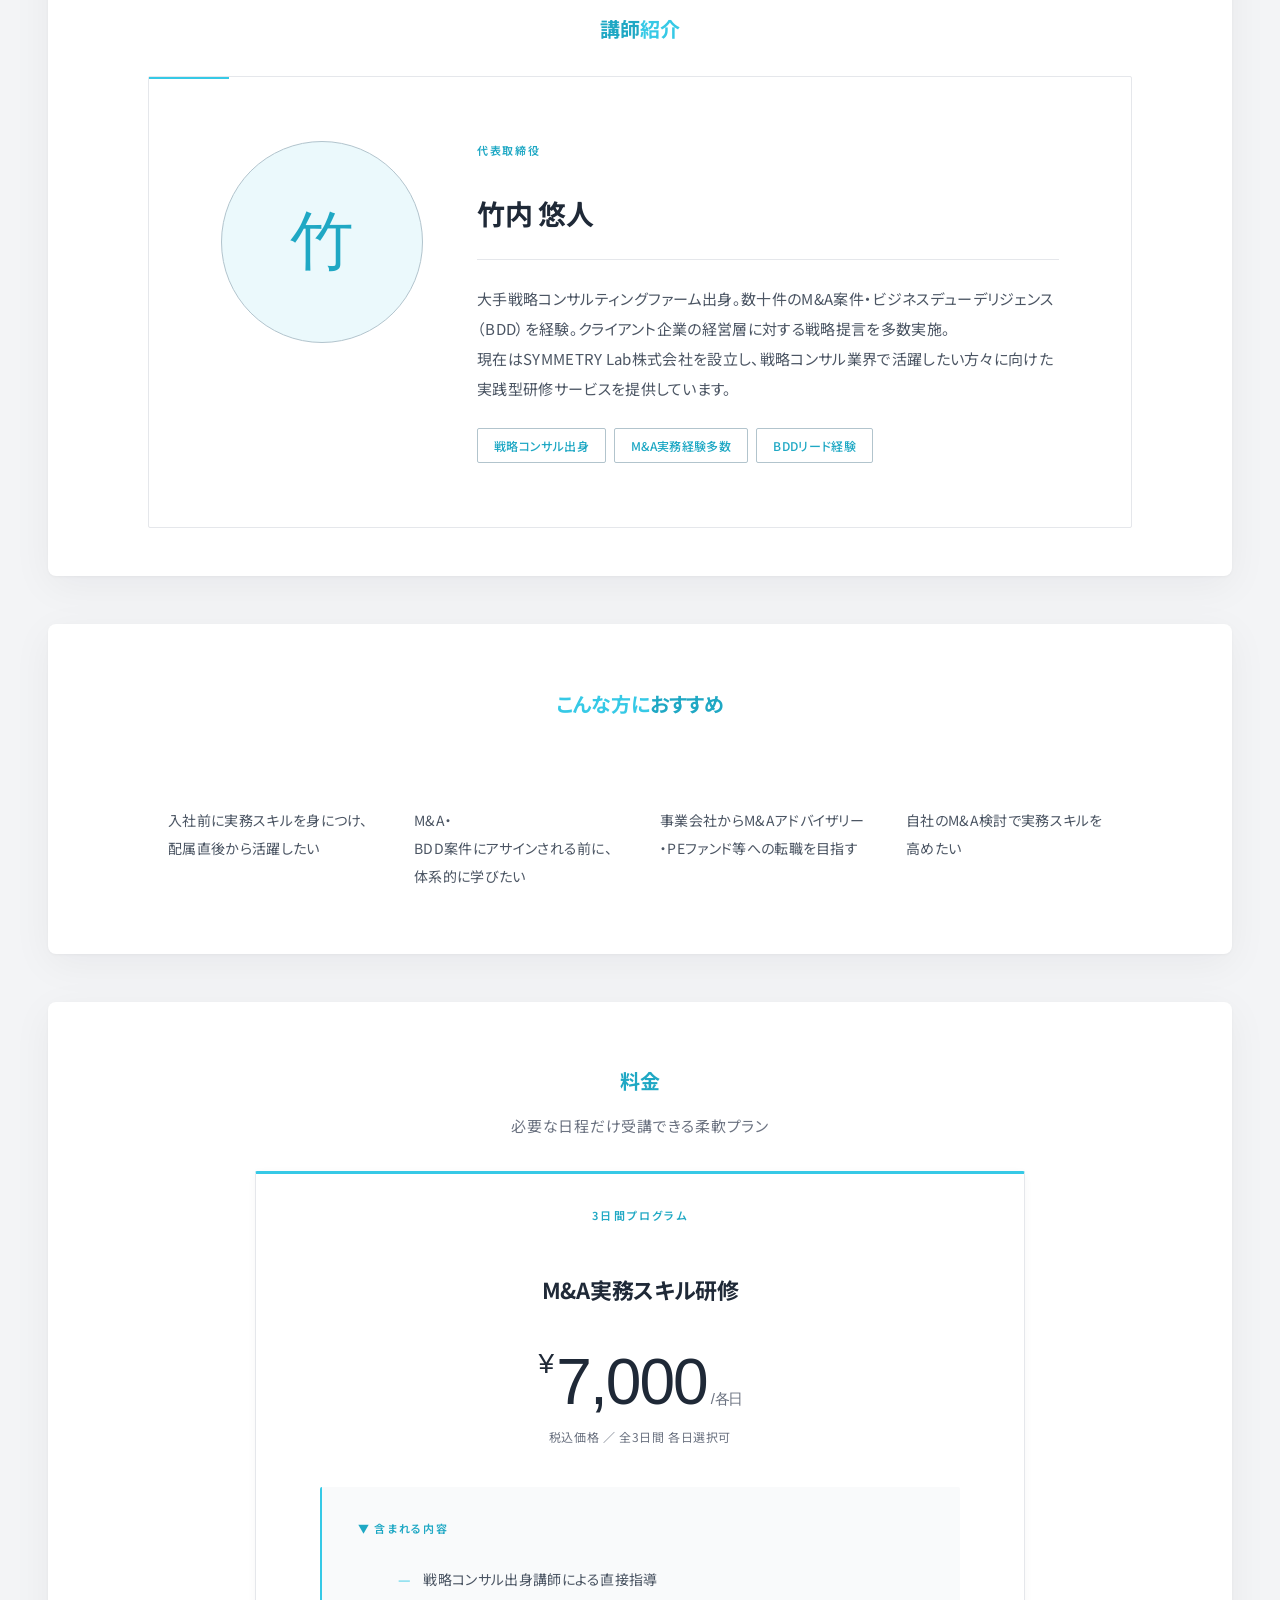
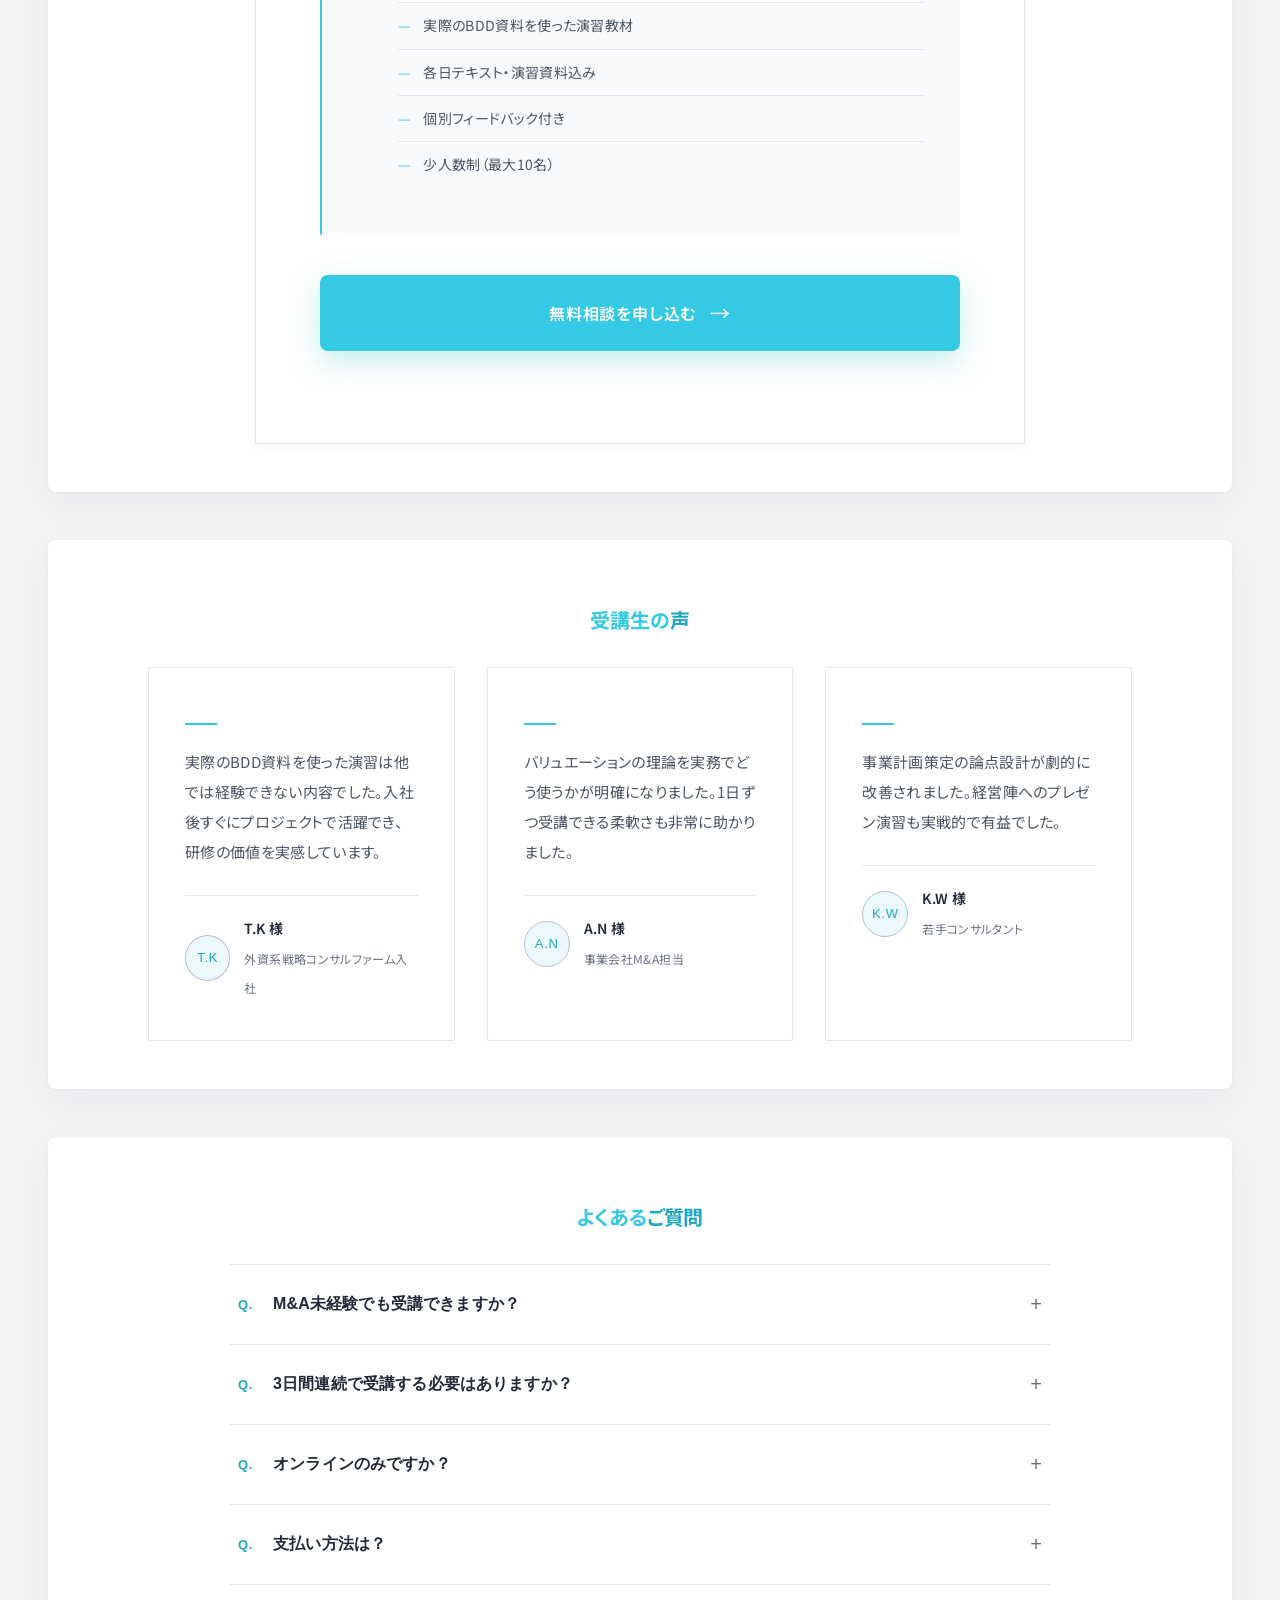
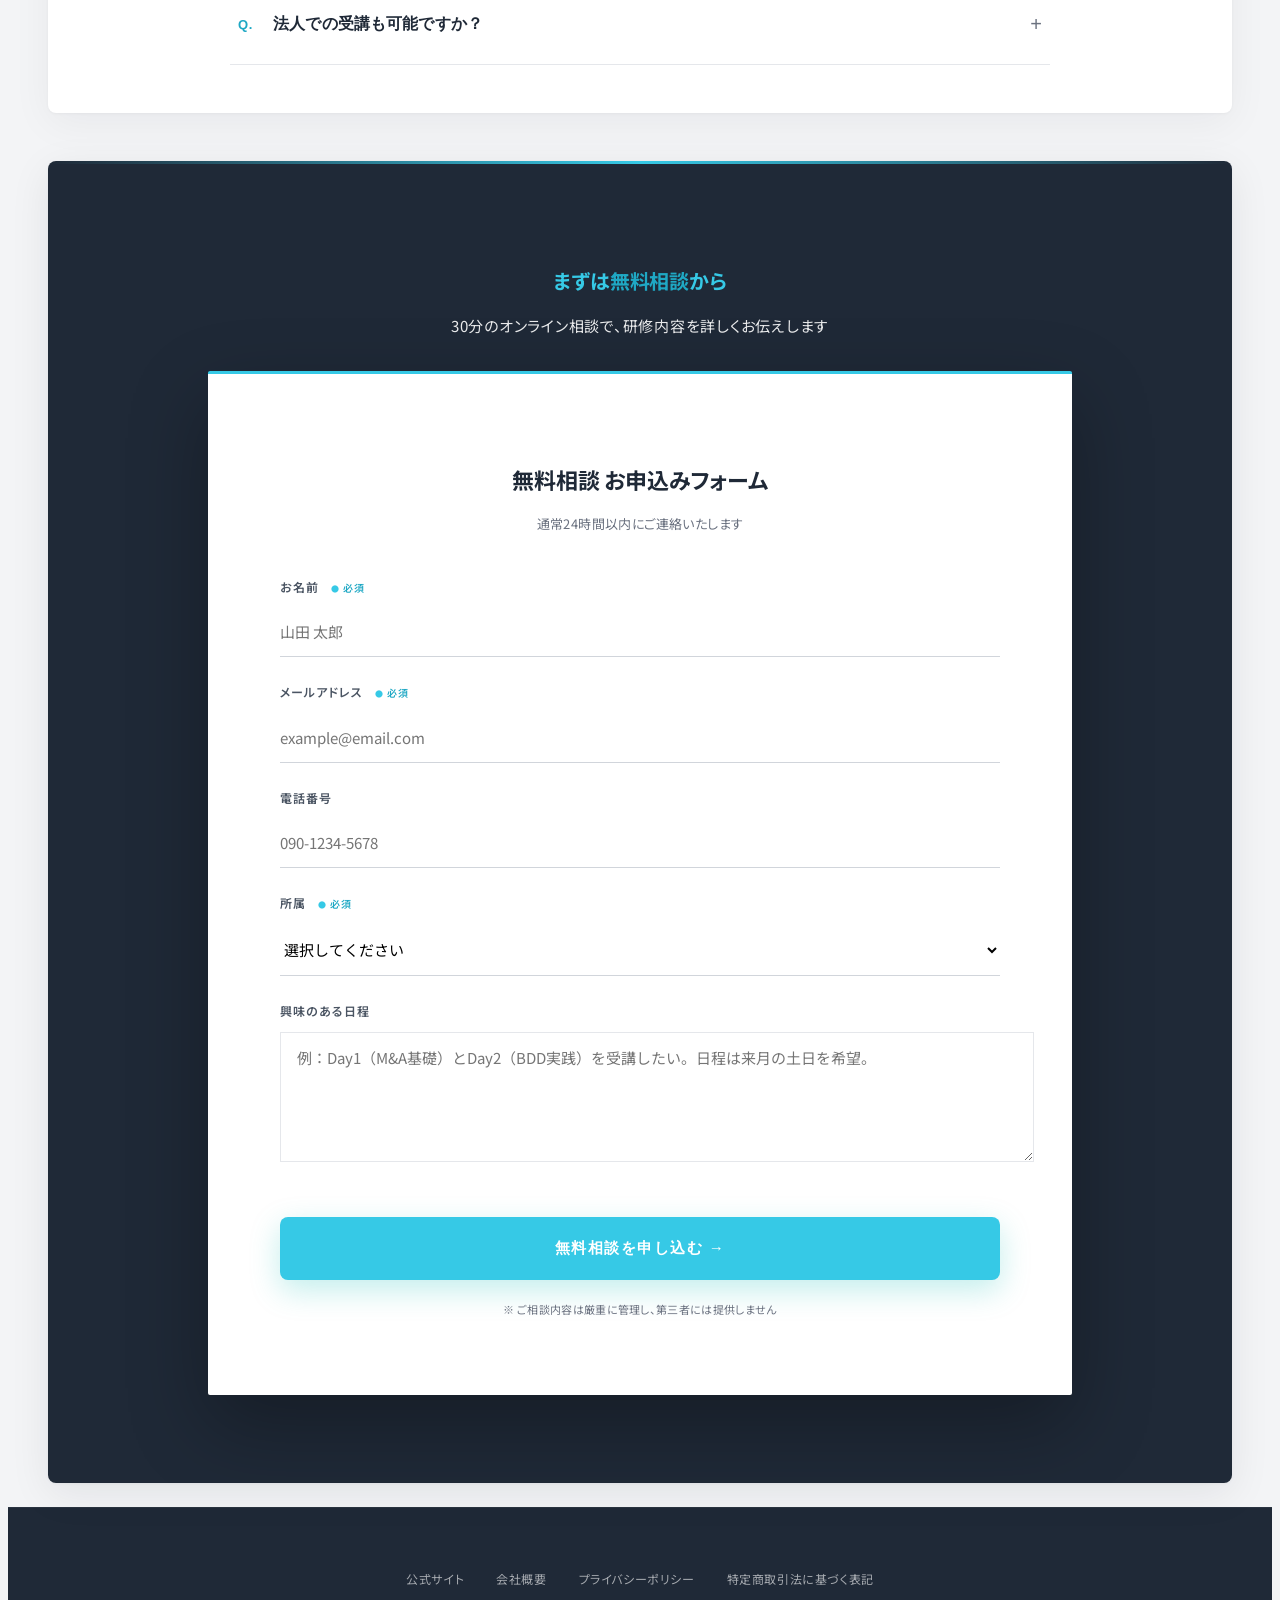
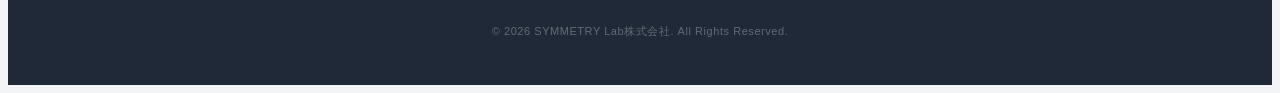
<file: lp-training.html>
<!DOCTYPE html>
<html lang="ja">
<head>
  <meta charset="UTF-8">
  <meta name="viewport" content="width=device-width, initial-scale=1.0">
  <meta name="description" content="戦略コンサル出身者によるM&A実務スキル研修。BDD・バリュエーション・PMIを実践形式で学べる全3日間プログラム。1日¥7,000から始められる体系的研修。">
  <meta property="og:title" content="M&A実務スキル研修 | SYMMETRY Lab - 戦略コンサル出身者によるハンズオン研修">
  <meta property="og:description" content="戦略コンサル出身者によるM&A実務スキル研修。BDD・バリュエーション・PMIを実践形式で学べる全3日間プログラム。">
  <meta property="og:type" content="website">
  <meta name="robots" content="index, follow">
  <link rel="preconnect" href="https://fonts.googleapis.com">
  <link rel="preconnect" href="https://fonts.gstatic.com" crossorigin>
  <link href="https://fonts.googleapis.com/css2?family=Noto+Sans+JP:wght@400;600;700;800;900&display=swap" rel="stylesheet">
  <link rel="stylesheet" href="css/lp.css">
  <title>M&A実務スキル研修｜戦略コンサル出身者によるハンズオン研修 | SYMMETRY Lab</title>
  <!-- Google tag (gtag.js) -->
  <script async src="https://www.googletagmanager.com/gtag/js?id=G-KR9VEKC8JZ"></script>
  <script>
    window.dataLayer = window.dataLayer || [];
    function gtag(){dataLayer.push(arguments);}
    gtag('js', new Date());
    gtag('config', 'G-KR9VEKC8JZ');
  </script>
    <link rel="icon" href="/favicon.ico" sizes="any">
  <link rel="icon" type="image/png" sizes="32x32" href="images/favicon-32x32.png">
  <link rel="icon" type="image/png" sizes="192x192" href="images/favicon-192x192.png">
  <link rel="apple-touch-icon" sizes="192x192" href="images/favicon-192x192.png">
</head>
<body class="lp-page">

  <!-- ヘッダー -->
  <header class="lp-header">
    <div class="lp-header-inner">
      <a href="/lp-training.html" class="lp-logo"><img src="images/logo.jpg" alt="SYMMETRY Lab"></a>
      <a href="#form" class="lp-header-cta">無料相談を申し込む</a>
    </div>
  </header>

  <!-- ヒーローセクション -->
  <section class="lp-hero">
    <div class="lp-hero-inner">
      <span class="lp-hero-badge">戦略コンサル出身者によるハンズオン研修</span>
      <h1>
        <span class="accent">M&A実務スキル</span>を<br>
        <span class="yellow">3日間で完全マスター</span>
      </h1>
      <p class="lp-hero-sub">
        BDD・バリュエーション・PMIを実戦形式で学ぶ、<br>
        コンサルファーム入社直後から活躍できる「即戦力研修」。
      </p>
      <div class="lp-hero-features">
        <div class="lp-hero-feature">実際のBDD資料を使った演習</div>
        <div class="lp-hero-feature">1日 ¥7,000〜</div>
        <div class="lp-hero-feature">少人数制（個別指導付き）</div>
      </div>
      <a href="#form" class="lp-hero-cta">研修内容を詳しく聞く</a>
      <p class="lp-hero-note">※ 無料相談で詳細をお伝えします（30分・オンライン）</p>
    </div>
  </section>

  <!-- お悩み・課題 -->
  <section class="lp-problems">
    <div class="lp-container">
      <div class="lp-problems-list">
        <h2>こんな<span class="lp-mark">お悩み</span>はありませんか？</h2>
        <div class="lp-problem-item">M&A業務に興味があるが、実務をイメージできない</div>
        <div class="lp-problem-item">バリュエーションの理論は分かるが、実践で使えない</div>
        <div class="lp-problem-item">BDDの進め方を体系的に学びたい</div>
        <div class="lp-problem-item">事業計画策定のスキルを磨きたい</div>
        <div class="lp-problem-item">入社後にスムーズに活躍したい</div>
        <div class="lp-problem-item">市販の本ではなく、実際の資料で学びたい</div>
      </div>
    </div>
  </section>

  <!-- 解決策 -->
  <section class="lp-section">
    <div class="lp-container">
      <div class="lp-section-title">
        <h2><span class="accent">SYMMETRY Lab</span>が選ばれる<br>3つの理由</h2>
      </div>

      <div class="lp-solution-card">
        <div class="lp-solution-num">1</div>
        <div class="lp-solution-content">
          <h3>戦略コンサル出身者による直接指導</h3>
          <p>講師は全員、BCG等の戦略コンサルファーム出身者。実際のM&A案件・ビジネスデューデリジェンス（BDD）を多数経験した「現場のプロ」が、理論と実践の両面を体系的に伝授します。</p>
        </div>
      </div>

      <div class="lp-solution-card">
        <div class="lp-solution-num">2</div>
        <div class="lp-solution-content">
          <h3>実際のBDD資料を使ったハンズオン演習</h3>
          <p>市販の書籍では学べない、実際のM&A案件で使われるフォーマット・思考プロセスをそのまま体験できます。教科書的な知識ではなく、現場で使える実践スキルが身につきます。</p>
        </div>
      </div>

      <div class="lp-solution-card">
        <div class="lp-solution-num">3</div>
        <div class="lp-solution-content">
          <h3>3日間で体系的に習得</h3>
          <p>Day1「M&A基礎知識」、Day2「BDD実践」、Day3「事業計画策定ハンズオン」の3日間で、入社後即戦力となる実務スキルを完全マスター。短期集中でROIの高い学習が可能です。</p>
        </div>
      </div>
    </div>
  </section>

  <!-- カリキュラム -->
  <section class="lp-section bg-alt">
    <div class="lp-container">
      <div class="lp-section-title">
        <h2>3日間の<span class="accent">カリキュラム</span></h2>
        <p class="lp-section-sub">体系的・実戦的なプログラム</p>
      </div>

      <div class="lp-flow">
        <div class="lp-flow-item">
          <span class="lp-flow-num">DAY 1</span>
          <h4>M&A基礎知識</h4>
          <p>M&Aプロセスの全体像、投資銀行・PE・コンサルの役割、バリュエーションの基礎、主要な業界・セクターの特徴</p>
        </div>
        <div class="lp-flow-item">
          <span class="lp-flow-num">DAY 2</span>
          <h4>BDD実践</h4>
          <p>BDDの目的・スコープ設定、市場分析・競合分析のフレームワーク、ターゲット企業の事業性評価、リスク・機会の特定</p>
        </div>
        <div class="lp-flow-item">
          <span class="lp-flow-num">DAY 3</span>
          <h4>事業計画策定ハンズオン</h4>
          <p>事業計画策定の論点設計、売上・コストモデルの構築、シナリオ分析と感度分析、経営陣向けプレゼンテーション演習</p>
        </div>
      </div>
    </div>
  </section>

  <!-- 数字で見るセクション -->
  <section class="lp-section bg-dark">
    <div class="lp-container">
      <div class="lp-section-title">
        <h2>選ばれる理由を<span class="accent">数字</span>で</h2>
      </div>

      <div class="lp-stats">
        <div class="lp-stat-card">
          <div class="lp-stat-num">3<span class="small">日間</span></div>
          <div class="lp-stat-label">完結プログラム</div>
        </div>
        <div class="lp-stat-card">
          <div class="lp-stat-num">¥7,000<span class="small">〜</span></div>
          <div class="lp-stat-label">1日あたり料金</div>
        </div>
        <div class="lp-stat-card">
          <div class="lp-stat-num">数十<span class="small">件</span></div>
          <div class="lp-stat-label">講師のM&A案件経験</div>
        </div>
        <div class="lp-stat-card">
          <div class="lp-stat-num">100<span class="small">%</span></div>
          <div class="lp-stat-label">実践型ハンズオン</div>
        </div>
      </div>
    </div>
  </section>

  <!-- 講師紹介 -->
  <section class="lp-section bg-alt">
    <div class="lp-container">
      <div class="lp-section-title">
        <h2><span class="accent">講師</span>紹介</h2>
      </div>

      <div class="lp-instructor">
        <div class="lp-instructor-avatar">竹</div>
        <div>
          <div class="lp-instructor-name">代表取締役</div>
          <h3>竹内 悠人</h3>
          <p class="lp-instructor-bio">
            大手戦略コンサルティングファーム出身。数十件のM&A案件・ビジネスデューデリジェンス（BDD）を経験。クライアント企業の経営層に対する戦略提言を多数実施。<br>
            現在はSYMMETRY Lab株式会社を設立し、戦略コンサル業界で活躍したい方々に向けた実践型研修サービスを提供しています。
          </p>
          <div class="lp-instructor-tags">
            <span class="lp-tag">戦略コンサル出身</span>
            <span class="lp-tag">M&A実務経験多数</span>
            <span class="lp-tag">BDDリード経験</span>
          </div>
        </div>
      </div>
    </div>
  </section>

  <!-- 受講対象者 -->
  <section class="lp-section">
    <div class="lp-container">
      <div class="lp-section-title">
        <h2>こんな方に<span class="accent">おすすめ</span></h2>
      </div>

      <div class="lp-flow">
        <div class="lp-flow-item">
          <span class="lp-flow-num">対象 1</span>
          <h4>コンサル内定者</h4>
          <p>入社前に実務スキルを身につけ、配属直後から活躍したい</p>
        </div>
        <div class="lp-flow-item">
          <span class="lp-flow-num">対象 2</span>
          <h4>若手コンサルタント</h4>
          <p>M&A・BDD案件にアサインされる前に、体系的に学びたい</p>
        </div>
        <div class="lp-flow-item">
          <span class="lp-flow-num">対象 3</span>
          <h4>転職希望者</h4>
          <p>事業会社からM&Aアドバイザリー・PEファンド等への転職を目指す</p>
        </div>
        <div class="lp-flow-item">
          <span class="lp-flow-num">対象 4</span>
          <h4>事業会社M&A担当</h4>
          <p>自社のM&A検討で実務スキルを高めたい</p>
        </div>
      </div>
    </div>
  </section>

  <!-- 料金 -->
  <section class="lp-section bg-alt">
    <div class="lp-container">
      <div class="lp-section-title">
        <h2><span class="accent">料金</span></h2>
        <p class="lp-section-sub">必要な日程だけ受講できる柔軟プラン</p>
      </div>

      <div class="lp-price-card">
        <span class="lp-price-badge">3日間プログラム</span>
        <h3>M&A実務スキル研修</h3>
        <div class="lp-price-amount">
          <span class="yen">¥</span>7,000<span class="unit">/ 各日</span>
        </div>
        <p class="lp-price-tax">税込価格 ／ 全3日間 各日選択可</p>

        <div class="lp-price-includes">
          <div class="lp-price-includes-title">▼ 含まれる内容</div>
          <ul>
            <li>戦略コンサル出身講師による直接指導</li>
            <li>実際のBDD資料を使った演習教材</li>
            <li>各日テキスト・演習資料込み</li>
            <li>個別フィードバック付き</li>
            <li>少人数制（最大10名）</li>
          </ul>
        </div>

        <a href="#form" class="lp-hero-cta" style="display:flex;justify-content:center;">無料相談を申し込む</a>
      </div>
    </div>
  </section>

  <!-- お客様の声 -->
  <section class="lp-section">
    <div class="lp-container">
      <div class="lp-section-title">
        <h2>受講生の<span class="accent">声</span></h2>
      </div>

      <div class="lp-testimonials">
        <div class="lp-testimonial">
          <p class="lp-testimonial-quote">実際のBDD資料を使った演習は他では経験できない内容でした。入社後すぐにプロジェクトで活躍でき、研修の価値を実感しています。</p>
          <div class="lp-testimonial-author">
            <div class="lp-testimonial-avatar">T.K</div>
            <div class="lp-testimonial-info">
              <strong>T.K 様</strong>
              <span>外資系戦略コンサルファーム入社</span>
            </div>
          </div>
        </div>

        <div class="lp-testimonial">
          <p class="lp-testimonial-quote">バリュエーションの理論を実務でどう使うかが明確になりました。1日ずつ受講できる柔軟さも非常に助かりました。</p>
          <div class="lp-testimonial-author">
            <div class="lp-testimonial-avatar">A.N</div>
            <div class="lp-testimonial-info">
              <strong>A.N 様</strong>
              <span>事業会社M&A担当</span>
            </div>
          </div>
        </div>

        <div class="lp-testimonial">
          <p class="lp-testimonial-quote">事業計画策定の論点設計が劇的に改善されました。経営陣へのプレゼン演習も実戦的で有益でした。</p>
          <div class="lp-testimonial-author">
            <div class="lp-testimonial-avatar">K.W</div>
            <div class="lp-testimonial-info">
              <strong>K.W 様</strong>
              <span>若手コンサルタント</span>
            </div>
          </div>
        </div>
      </div>
    </div>
  </section>

  <!-- FAQ -->
  <section class="lp-section bg-alt">
    <div class="lp-container">
      <div class="lp-section-title">
        <h2>よくある<span class="accent">ご質問</span></h2>
      </div>

      <div class="lp-faq-list">
        <div class="lp-faq-item">
          <button class="lp-faq-q" onclick="toggleFaq(this)">M&A未経験でも受講できますか？</button>
          <div class="lp-faq-a">はい、Day1で基礎から丁寧に解説しますので、未経験の方でも問題ありません。むしろ、体系的に学びたい方に最適です。</div>
        </div>
        <div class="lp-faq-item">
          <button class="lp-faq-q" onclick="toggleFaq(this)">3日間連続で受講する必要はありますか？</button>
          <div class="lp-faq-a">いいえ、各日は独立して受講可能です。スケジュールに合わせて、必要な日だけ選んでいただけます。</div>
        </div>
        <div class="lp-faq-item">
          <button class="lp-faq-q" onclick="toggleFaq(this)">オンラインのみですか？</button>
          <div class="lp-faq-a">はい、現在は完全オンライン（Zoom）で実施しています。全国どこからでも受講可能です。</div>
        </div>
        <div class="lp-faq-item">
          <button class="lp-faq-q" onclick="toggleFaq(this)">支払い方法は？</button>
          <div class="lp-faq-a">Stripeによるクレジットカード決済（VISA・Master・JCB・AMEX）に対応しています。安全な決済環境です。</div>
        </div>
        <div class="lp-faq-item">
          <button class="lp-faq-q" onclick="toggleFaq(this)">法人での受講も可能ですか？</button>
          <div class="lp-faq-a">はい、法人でのお申込みも可能です。請求書払いや団体割引もご相談いただけますので、お問い合わせフォームよりご連絡ください。</div>
        </div>
      </div>
    </div>
  </section>

  <!-- フォーム -->
  <section class="lp-form-section" id="form">
    <div class="lp-container">
      <div class="lp-section-title">
        <h2>まずは<span class="accent">無料相談</span>から</h2>
        <p class="lp-section-sub" style="color:rgba(255,255,255,0.9);">30分のオンライン相談で、研修内容を詳しくお伝えします</p>
      </div>

      <div class="lp-form-card">
        <h3>無料相談 お申込みフォーム</h3>
        <p class="lp-form-sub">通常24時間以内にご連絡いたします</p>

        <form action="contact.html" method="POST" id="lpTrainingForm">
          <div class="lp-form-group">
            <label class="lp-form-label">お名前 <span class="required">必須</span></label>
            <input type="text" class="lp-form-input" name="name" required placeholder="山田 太郎">
          </div>

          <div class="lp-form-group">
            <label class="lp-form-label">メールアドレス <span class="required">必須</span></label>
            <input type="email" class="lp-form-input" name="email" required placeholder="example@email.com">
          </div>

          <div class="lp-form-group">
            <label class="lp-form-label">電話番号</label>
            <input type="tel" class="lp-form-input" name="phone" placeholder="090-1234-5678">
          </div>

          <div class="lp-form-group">
            <label class="lp-form-label">所属 <span class="required">必須</span></label>
            <select class="lp-form-select" name="affiliation" required>
              <option value="">選択してください</option>
              <option value="コンサル内定者">コンサル内定者</option>
              <option value="若手コンサルタント">若手コンサルタント</option>
              <option value="転職希望者">転職希望者</option>
              <option value="事業会社M&A担当">事業会社M&A担当</option>
              <option value="その他">その他</option>
            </select>
          </div>

          <div class="lp-form-group">
            <label class="lp-form-label">興味のある日程</label>
            <textarea class="lp-form-textarea" name="message" placeholder="例：Day1（M&A基礎）とDay2（BDD実践）を受講したい。日程は来月の土日を希望。"></textarea>
          </div>

          <button type="submit" class="lp-form-submit">無料相談を申し込む →</button>
          <p class="lp-form-note">※ ご相談内容は厳重に管理し、第三者には提供しません</p>
        </form>
      </div>
    </div>
  </section>

  <!-- フッター -->
  <footer class="lp-footer">
    <div class="lp-container">
      <div class="lp-footer-links">
        <a href="index.html">公式サイト</a>
        <a href="company.html">会社概要</a>
        <a href="privacy.html">プライバシーポリシー</a>
        <a href="tokushoho.html">特定商取引法に基づく表記</a>
      </div>
      <p class="lp-footer-copy">&copy; 2026 SYMMETRY Lab株式会社. All Rights Reserved.</p>
    </div>
  </footer>

  <!-- 固定下部CTA -->
  <div class="lp-fixed-cta" id="fixedCta">
    <a href="#form">無料相談を申し込む →</a>
  </div>

  <script>
    // FAQトグル
    function toggleFaq(btn) {
      btn.classList.toggle('open');
      const ans = btn.nextElementSibling;
      ans.classList.toggle('open');
    }

    // 固定CTAの表示制御
    window.addEventListener('scroll', () => {
      const fixedCta = document.getElementById('fixedCta');
      if (window.scrollY > 600) {
        fixedCta.classList.add('show');
      } else {
        fixedCta.classList.remove('show');
      }
    });
  </script>
</body>
</html>
</file>
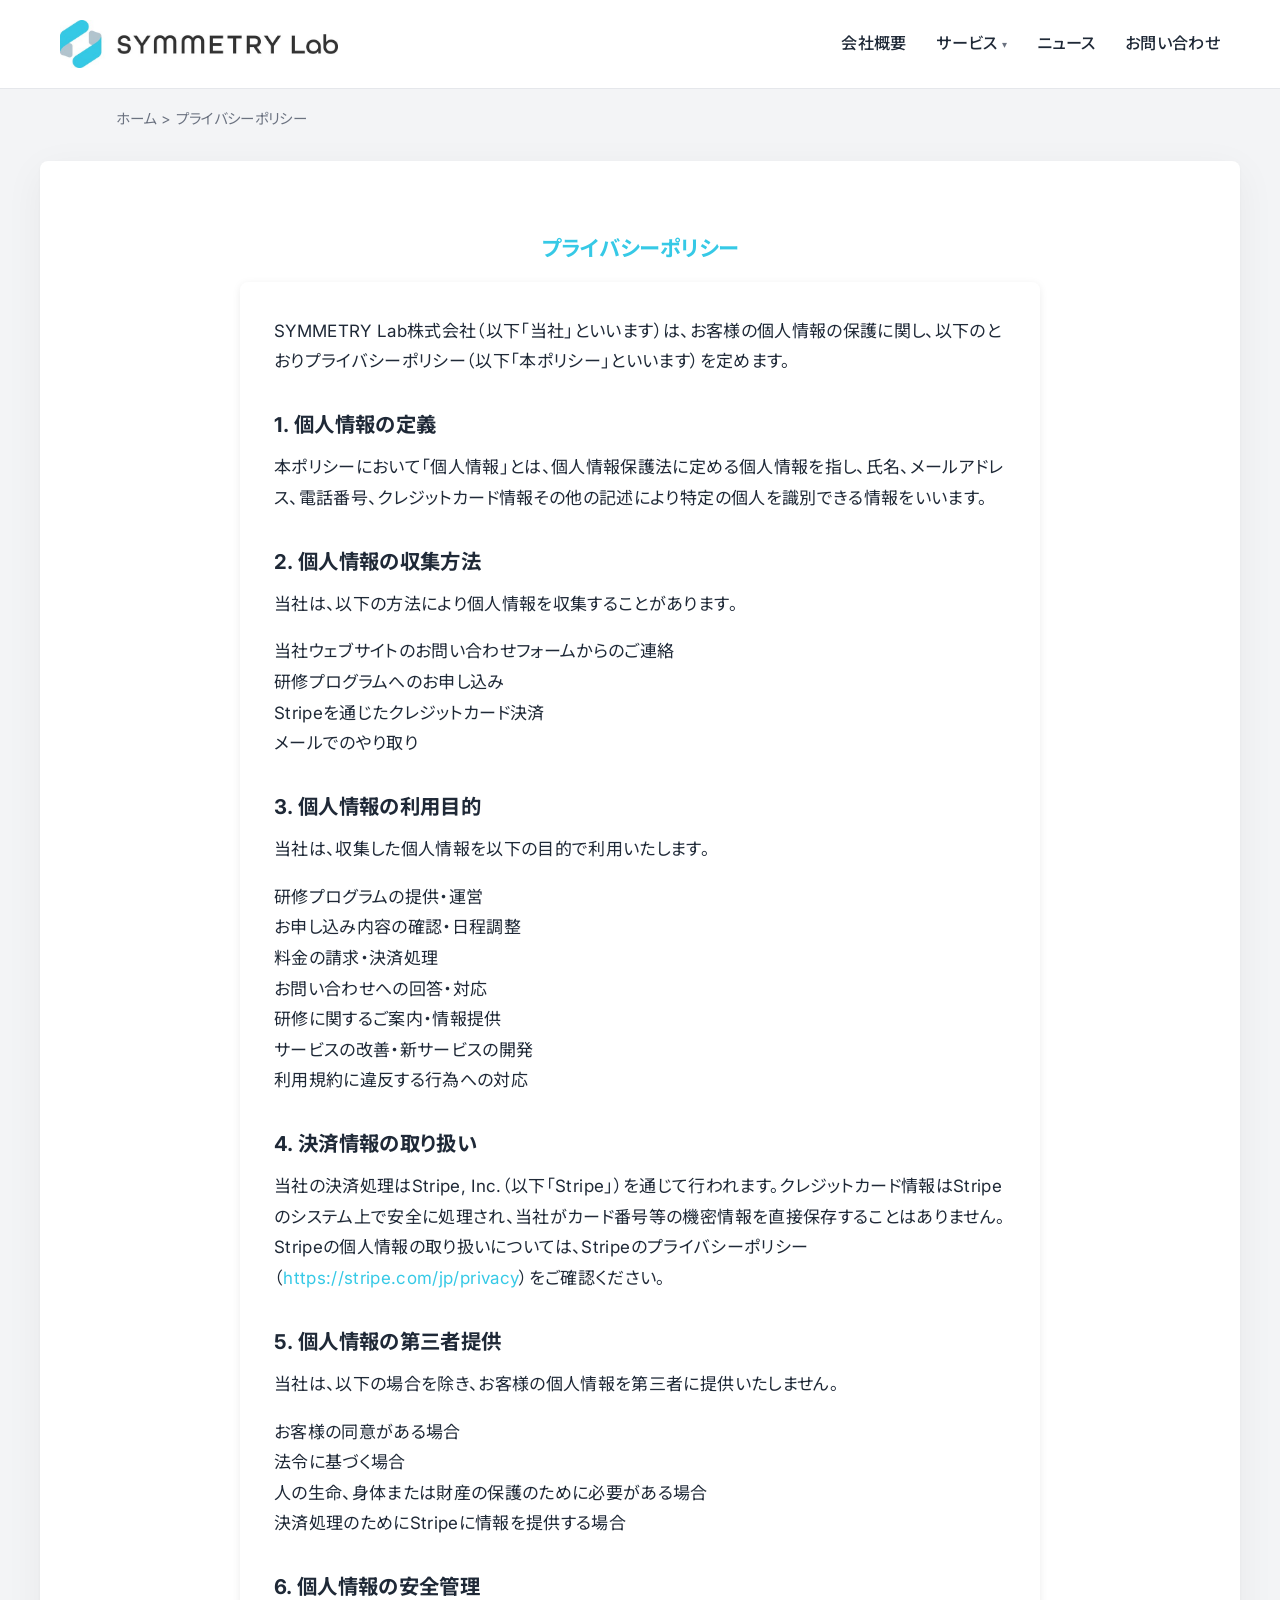
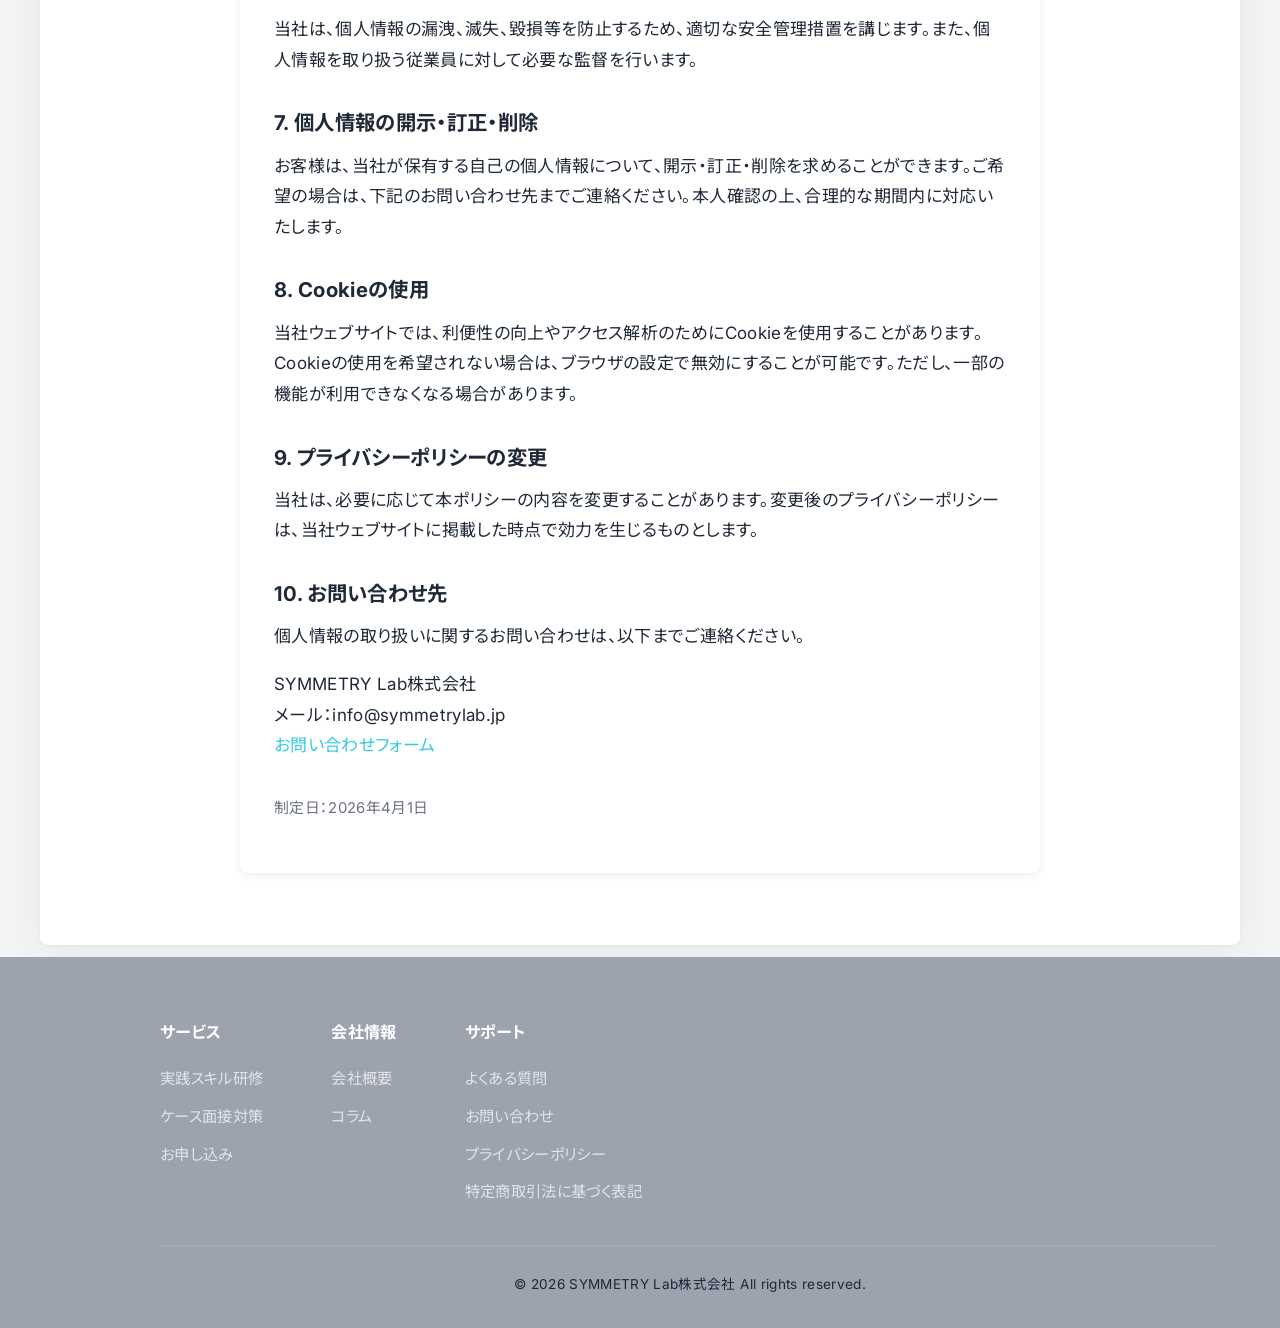
<file: privacy.html>
<!DOCTYPE html>
<html lang="ja">
<head>
  <meta charset="UTF-8">
  <meta name="viewport" content="width=device-width, initial-scale=1.0">
  <meta name="description" content="SYMMETRY Lab株式会社のプライバシーポリシー。個人情報の取り扱いについてご説明します。">
  <meta property="og:title" content="プライバシーポリシー | SYMMETRY Lab株式会社">
  <meta property="og:description" content="SYMMETRY Lab株式会社における個人情報の取り扱いに関する方針。">
  <meta property="og:type" content="website">
  <link rel="canonical" href="https://symmetrylab.jp/privacy.html">
  <link rel="preconnect" href="https://fonts.googleapis.com">
  <link rel="preconnect" href="https://fonts.gstatic.com" crossorigin>
  <link href="https://fonts.googleapis.com/css2?family=Inter:wght@300;400;500;600;700&family=Noto+Sans+JP:wght@300;400;500;600;700&display=swap" rel="stylesheet">
  <link rel="stylesheet" href="css/style.css">
  <title>プライバシーポリシー | SYMMETRY Lab株式会社</title>
  <!-- Google tag (gtag.js) -->
  <script async src="https://www.googletagmanager.com/gtag/js?id=G-KR9VEKC8JZ"></script>
  <script>
    window.dataLayer = window.dataLayer || [];
    function gtag(){dataLayer.push(arguments);}
    gtag('js', new Date());
    gtag('config', 'G-KR9VEKC8JZ');
  </script>
    <link rel="icon" href="/favicon.ico" sizes="any">
  <link rel="icon" type="image/png" sizes="32x32" href="images/favicon-32x32.png">
  <link rel="icon" type="image/png" sizes="192x192" href="images/favicon-192x192.png">
  <link rel="apple-touch-icon" sizes="192x192" href="images/favicon-192x192.png">
</head>
<body>

  <!-- Navigation -->
  <nav class="navbar">
    <div class="container">
      <a href="index.html" class="nav-logo"><img src="images/logo.jpg" alt="SYMMETRY Lab" class="nav-logo-img"></a>
      <button class="nav-toggle" aria-label="メニュー" aria-expanded="false">
        <span></span><span></span><span></span>
      </button>
      <div class="nav-links">
        <a href="company.html">会社概要</a>
        <div class="nav-dropdown">
          <a href="services.html" class="nav-dropdown-trigger">サービス</a>
          <div class="nav-dropdown-menu">
            <a href="services.html">ジョブ対策</a>
            <a href="lp-case.html">ケース面接対策</a>
            <a href="faq.html">よくある質問</a>
          </div>
        </div>
        <a href="blog/index.html">ニュース</a>
        <a href="contact.html">お問い合わせ</a>
      </div>
    </div>
  </nav>

  <!-- Breadcrumb -->
  <div class="breadcrumb">
    <div class="container">
      <a href="index.html">ホーム</a> &gt; <span>プライバシーポリシー</span>
    </div>
  </div>

  <!-- Privacy Policy -->
  <section class="section">
    <div class="container">
      <div class="section-header">
        <h1>プライバシーポリシー</h1>
      </div>

      <div class="fade-in" style="max-width:800px;margin:0 auto;">
        <div style="background:#fff;border-radius:8px;padding:2rem;box-shadow:0 2px 8px rgba(0,0,0,0.08);">

          <p>SYMMETRY Lab株式会社（以下「当社」といいます）は、お客様の個人情報の保護に関し、以下のとおりプライバシーポリシー（以下「本ポリシー」といいます）を定めます。</p>

          <h2 style="font-size:1.2rem;margin-top:2rem;margin-bottom:0.75rem;">1. 個人情報の定義</h2>
          <p>本ポリシーにおいて「個人情報」とは、個人情報保護法に定める個人情報を指し、氏名、メールアドレス、電話番号、クレジットカード情報その他の記述により特定の個人を識別できる情報をいいます。</p>

          <h2 style="font-size:1.2rem;margin-top:2rem;margin-bottom:0.75rem;">2. 個人情報の収集方法</h2>
          <p>当社は、以下の方法により個人情報を収集することがあります。</p>
          <ul>
            <li>当社ウェブサイトのお問い合わせフォームからのご連絡</li>
            <li>研修プログラムへのお申し込み</li>
            <li>Stripeを通じたクレジットカード決済</li>
            <li>メールでのやり取り</li>
          </ul>

          <h2 style="font-size:1.2rem;margin-top:2rem;margin-bottom:0.75rem;">3. 個人情報の利用目的</h2>
          <p>当社は、収集した個人情報を以下の目的で利用いたします。</p>
          <ul>
            <li>研修プログラムの提供・運営</li>
            <li>お申し込み内容の確認・日程調整</li>
            <li>料金の請求・決済処理</li>
            <li>お問い合わせへの回答・対応</li>
            <li>研修に関するご案内・情報提供</li>
            <li>サービスの改善・新サービスの開発</li>
            <li>利用規約に違反する行為への対応</li>
          </ul>

          <h2 style="font-size:1.2rem;margin-top:2rem;margin-bottom:0.75rem;">4. 決済情報の取り扱い</h2>
          <p>当社の決済処理はStripe, Inc.（以下「Stripe」）を通じて行われます。クレジットカード情報はStripeのシステム上で安全に処理され、当社がカード番号等の機密情報を直接保存することはありません。Stripeの個人情報の取り扱いについては、Stripeのプライバシーポリシー（<a href="https://stripe.com/jp/privacy" target="_blank" rel="noopener noreferrer">https://stripe.com/jp/privacy</a>）をご確認ください。</p>

          <h2 style="font-size:1.2rem;margin-top:2rem;margin-bottom:0.75rem;">5. 個人情報の第三者提供</h2>
          <p>当社は、以下の場合を除き、お客様の個人情報を第三者に提供いたしません。</p>
          <ul>
            <li>お客様の同意がある場合</li>
            <li>法令に基づく場合</li>
            <li>人の生命、身体または財産の保護のために必要がある場合</li>
            <li>決済処理のためにStripeに情報を提供する場合</li>
          </ul>

          <h2 style="font-size:1.2rem;margin-top:2rem;margin-bottom:0.75rem;">6. 個人情報の安全管理</h2>
          <p>当社は、個人情報の漏洩、滅失、毀損等を防止するため、適切な安全管理措置を講じます。また、個人情報を取り扱う従業員に対して必要な監督を行います。</p>

          <h2 style="font-size:1.2rem;margin-top:2rem;margin-bottom:0.75rem;">7. 個人情報の開示・訂正・削除</h2>
          <p>お客様は、当社が保有する自己の個人情報について、開示・訂正・削除を求めることができます。ご希望の場合は、下記のお問い合わせ先までご連絡ください。本人確認の上、合理的な期間内に対応いたします。</p>

          <h2 style="font-size:1.2rem;margin-top:2rem;margin-bottom:0.75rem;">8. Cookieの使用</h2>
          <p>当社ウェブサイトでは、利便性の向上やアクセス解析のためにCookieを使用することがあります。Cookieの使用を希望されない場合は、ブラウザの設定で無効にすることが可能です。ただし、一部の機能が利用できなくなる場合があります。</p>

          <h2 style="font-size:1.2rem;margin-top:2rem;margin-bottom:0.75rem;">9. プライバシーポリシーの変更</h2>
          <p>当社は、必要に応じて本ポリシーの内容を変更することがあります。変更後のプライバシーポリシーは、当社ウェブサイトに掲載した時点で効力を生じるものとします。</p>

          <h2 style="font-size:1.2rem;margin-top:2rem;margin-bottom:0.75rem;">10. お問い合わせ先</h2>
          <p>個人情報の取り扱いに関するお問い合わせは、以下までご連絡ください。</p>
          <p style="margin-top:0.5rem;">
            SYMMETRY Lab株式会社<br>
            メール：info@symmetrylab.jp<br>
            <a href="contact.html">お問い合わせフォーム</a>
          </p>

          <p class="text-small text-light" style="margin-top:2rem;">制定日：2026年4月1日</p>
        </div>
      </div>
    </div>
  </section>

  <!-- Footer -->
  <footer class="footer">
    <div class="container">
      <div class="footer-grid">

        <div>
          <h4>サービス</h4>
          <div class="footer-links">
            <a href="services.html#practical-skills">実践スキル研修</a>
            <a href="services.html#case-interview">ケース面接対策</a>
            <a href="booking.html">お申し込み</a>
          </div>
        </div>
        <div>
          <h4>会社情報</h4>
          <div class="footer-links">
            <a href="company.html">会社概要</a>
                <a href="blog/index.html">コラム</a>
          </div>
        </div>
        <div>
          <h4>サポート</h4>
          <div class="footer-links">
            <a href="faq.html">よくある質問</a>
            <a href="contact.html">お問い合わせ</a>
            <a href="privacy.html">プライバシーポリシー</a>
            <a href="tokushoho.html">特定商取引法に基づく表記</a>
          </div>
        </div>
      </div>
      <div class="footer-bottom">
        <a href="admin.html" style="color:inherit;text-decoration:none;">&copy; 2026 SYMMETRY Lab株式会社 All rights reserved.</a>
      </div>
    </div>
  </footer>

  <script src="js/main.js"></script>
</body>
</html>
</file>
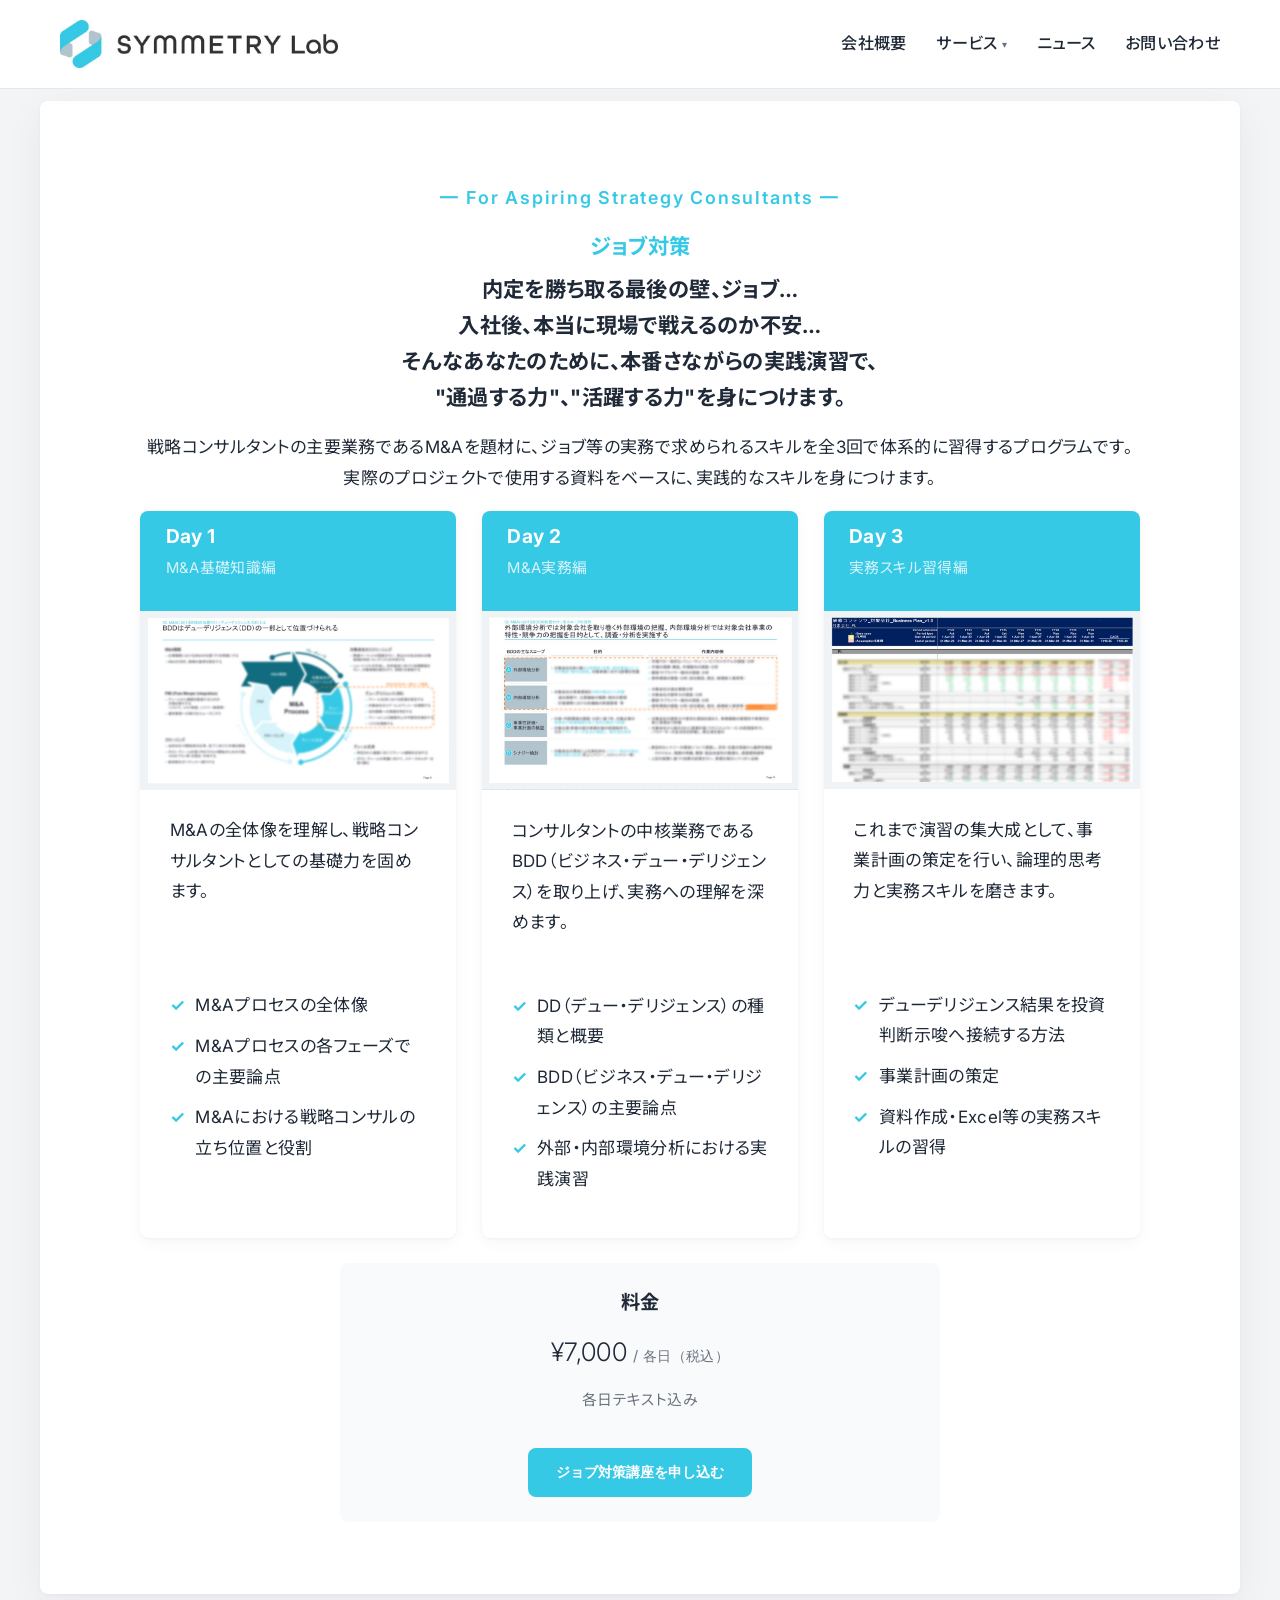
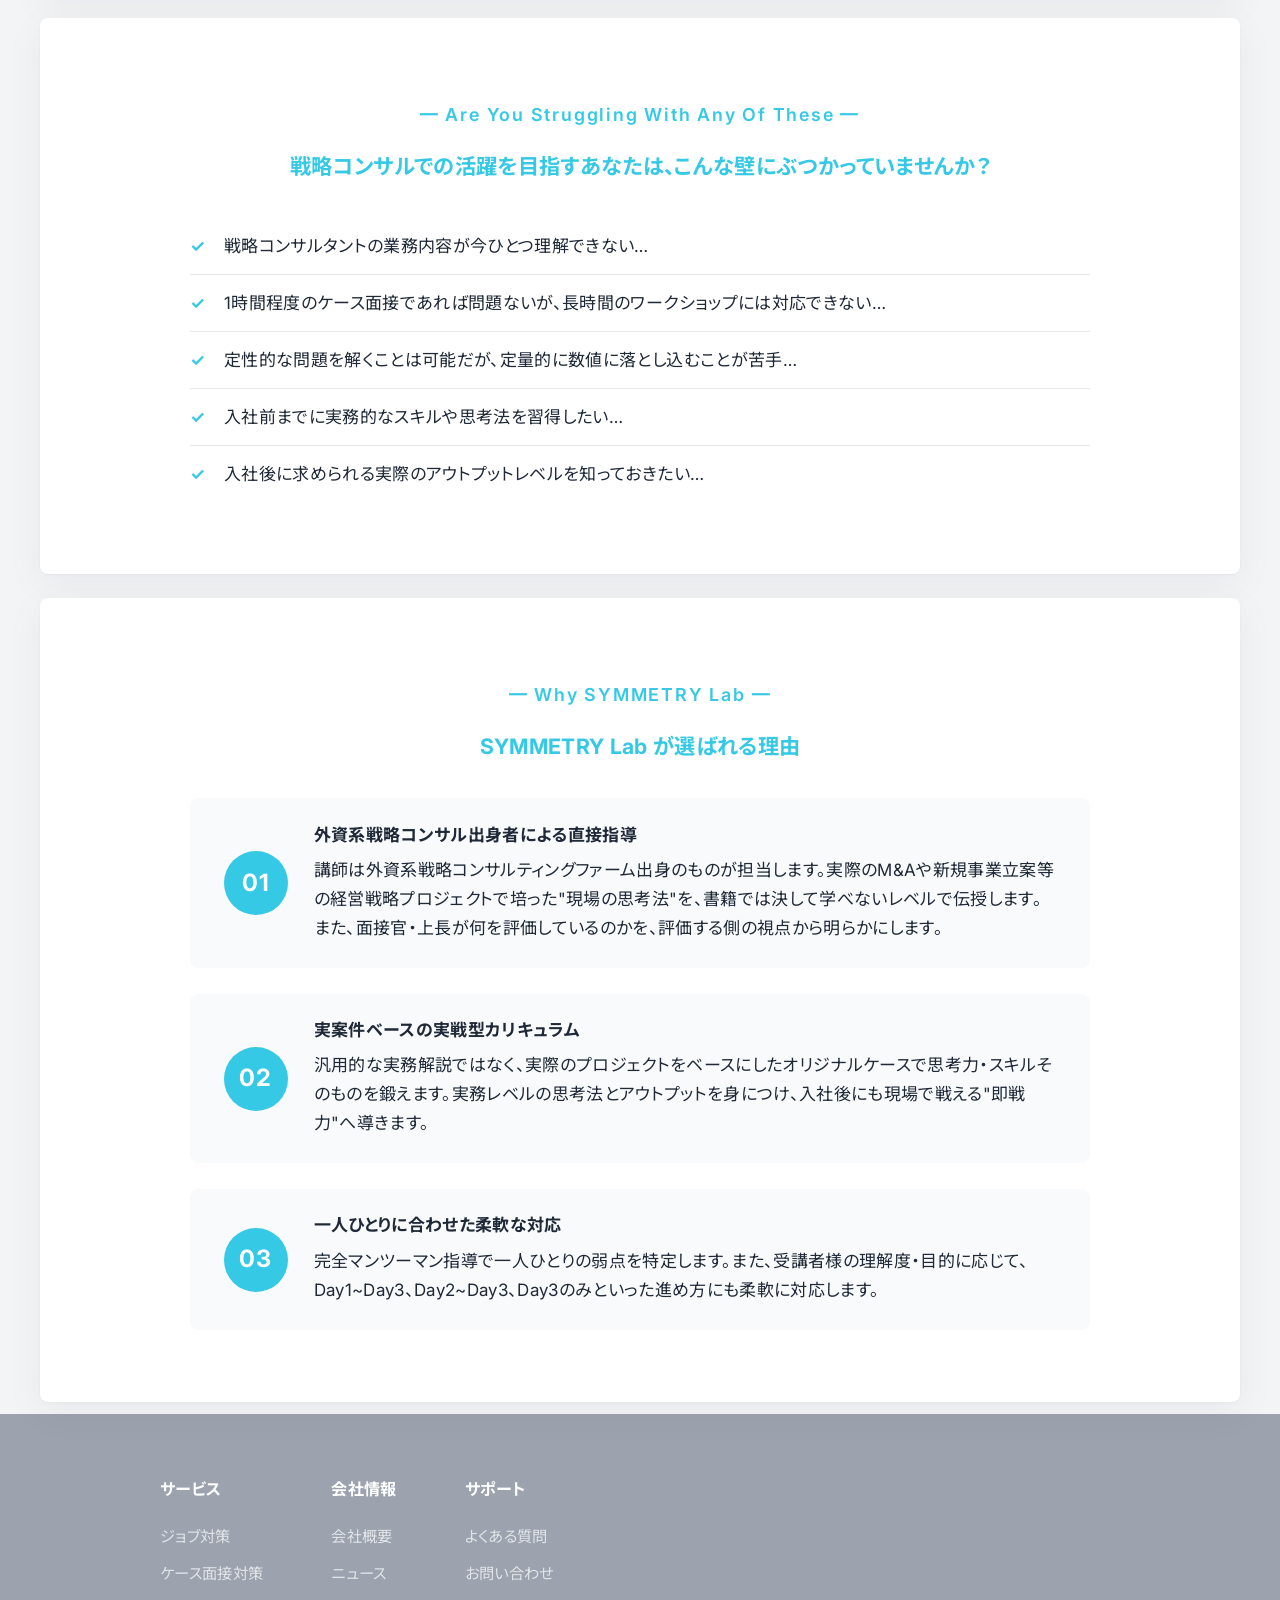
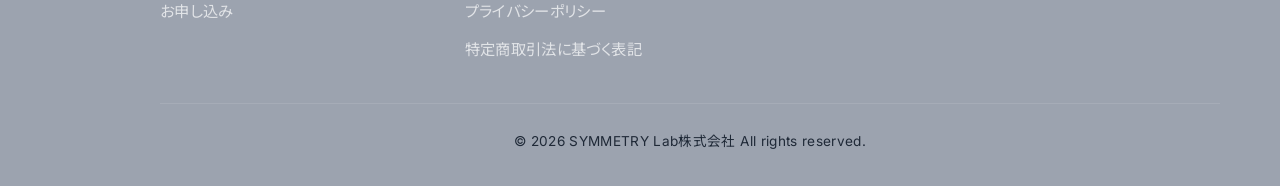
<file: services.html>
<!DOCTYPE html>
<html lang="ja">
<head>
  <meta charset="UTF-8">
  <meta name="viewport" content="width=device-width, initial-scale=1.0">
  <meta name="description" content="SYMMETRY Labの実践スキル研修。M&A実務スキルを3日間で体系的に習得。外資系戦略コンサル出身者が実案件ベースで指導します。">
  <meta property="og:title" content="研修サービス | SYMMETRY Lab株式会社">
  <meta property="og:description" content="M&A実務スキルを3日間で習得する実践スキル研修。外資系戦略コンサル出身者が指導。">
  <meta property="og:type" content="website">
  <link rel="canonical" href="https://symmetrylab.jp/services.html">
  <link rel="preconnect" href="https://fonts.googleapis.com">
  <link rel="preconnect" href="https://fonts.gstatic.com" crossorigin>
  <link href="https://fonts.googleapis.com/css2?family=Inter:wght@300;400;500;600;700&family=Noto+Sans+JP:wght@300;400;500;600;700&display=swap" rel="stylesheet">
  <link rel="stylesheet" href="css/style.css">
  <title>研修サービス | SYMMETRY Lab株式会社</title>
  <!-- Google tag (gtag.js) -->
  <script async src="https://www.googletagmanager.com/gtag/js?id=G-KR9VEKC8JZ"></script>
  <script>
    window.dataLayer = window.dataLayer || [];
    function gtag(){dataLayer.push(arguments);}
    gtag('js', new Date());
    gtag('config', 'G-KR9VEKC8JZ');
  </script>
    <link rel="icon" href="/favicon.ico" sizes="any">
  <link rel="icon" type="image/png" sizes="32x32" href="images/favicon-32x32.png">
  <link rel="icon" type="image/png" sizes="192x192" href="images/favicon-192x192.png">
  <link rel="apple-touch-icon" sizes="192x192" href="images/favicon-192x192.png">
</head>
<body>

  <!-- Navigation -->
  <nav class="navbar">
    <div class="container">
      <a href="index.html" class="nav-logo"><img src="images/logo.jpg" alt="SYMMETRY Lab" class="nav-logo-img"></a>
      <button class="nav-toggle" aria-label="メニュー" aria-expanded="false">
        <span></span><span></span><span></span>
      </button>
      <div class="nav-links">
        <a href="company.html">会社概要</a>
        <div class="nav-dropdown">
          <a href="services.html" class="nav-dropdown-trigger">サービス</a>
          <div class="nav-dropdown-menu">
            <a href="services.html">ジョブ対策</a>
            <a href="lp-case.html">ケース面接対策</a>
            <a href="faq.html">よくある質問</a>
          </div>
        </div>
        <a href="blog/index.html">ニュース</a>
        <a href="contact.html">お問い合わせ</a>
      </div>
    </div>
  </nav>

  <!-- ジョブ対策 -->
  <section id="practical-skills" class="section">
    <div class="container fade-in">
      <div class="section-header">
        <p style="color:var(--color-accent);font-weight:600;letter-spacing:0.1em;margin-bottom:1rem;">━ For Aspiring Strategy Consultants ━</p>
        <h2 style="margin-bottom:1.5rem;color:var(--color-accent);font-size:1.25rem;">ジョブ対策</h2>
        <p style="font-size:1.25rem;line-height:1.7;font-weight:700;color:var(--color-primary);margin-bottom:0;">内定を勝ち取る最後の壁、ジョブ…<br>入社後、本当に現場で戦えるのか不安…<br>そんなあなたのために、本番さながらの実践演習で、<br>"通過する力"、"活躍する力"を身につけます。</p>
      </div>
      <p style="margin:0 auto 1rem;text-align:center;"><span style="white-space:nowrap;">戦略コンサルタントの主要業務であるM&Aを題材に、ジョブ等の実務で求められるスキルを全3回で体系的に習得するプログラムです。</span><br>実際のプロジェクトで使用する資料をベースに、実践的なスキルを身につけます。</p>

      <div class="grid-3 fade-in">
        <div class="service-card">
          <div class="service-card-header">
            <h3>Day 1</h3>
            <p class="text-small" style="opacity:0.8">M&A基礎知識編</p>
          </div>
          <img src="images/Day1.png" alt="Day 1 参考スライド" style="width:100%;height:auto;display:block;">
          <div class="service-card-body">
            <p>M&Aの全体像を理解し、戦略コンサルタントとしての基礎力を固めます。</p>
            <ul>
              <li>M&Aプロセスの全体像</li>
              <li>M&Aプロセスの各フェーズでの主要論点</li>
              <li>M&Aにおける戦略コンサルの立ち位置と役割</li>
            </ul>
          </div>
        </div>
        <div class="service-card">
          <div class="service-card-header">
            <h3>Day 2</h3>
            <p class="text-small" style="opacity:0.8">M&A実務編</p>
          </div>
          <img src="images/Day2.png" alt="Day 2 参考スライド" style="width:100%;height:auto;display:block;">
          <div class="service-card-body">
            <p>コンサルタントの中核業務であるBDD（ビジネス・デュー・デリジェンス）を取り上げ、実務への理解を深めます。</p>
            <ul>
              <li>DD（デュー・デリジェンス）の種類と概要</li>
              <li>BDD（ビジネス・デュー・デリジェンス）の主要論点</li>
              <li>外部・内部環境分析における実践演習</li>
            </ul>
          </div>
        </div>
        <div class="service-card">
          <div class="service-card-header">
            <h3>Day 3</h3>
            <p class="text-small" style="opacity:0.8">実務スキル習得編</p>
          </div>
          <img src="images/Day3.png" alt="Day 3 参考スライド" style="width:100%;height:auto;display:block;">
          <div class="service-card-body">
            <p>これまで演習の集大成として、事業計画の策定を行い、論理的思考力と実務スキルを磨きます。</p>
            <ul>
              <li>デューデリジェンス結果を投資判断示唆へ接続する方法</li>
              <li>事業計画の策定</li>
              <li>資料作成・Excel等の実務スキルの習得</li>
            </ul>
          </div>
        </div>
      </div>

      <div style="max-width:600px;margin:1.5rem auto 0;padding:1.5rem;background:var(--color-bg-alt);border-radius:8px;text-align:center;">
        <h3>料金</h3>
        <p style="font-size:1.5rem;font-weight:300;margin:0.5rem 0;font-family:'Inter',sans-serif;">¥7,000 <span style="font-size:0.85rem;font-weight:400;color:var(--color-text-light);">/ 各日（税込）</span></p>
        <p class="text-small text-light" style="margin-top:0.75rem;">各日テキスト込み</p>
        <button class="btn-primary" style="margin-top:1rem;display:inline-block;" onclick="openTrainingModal()">ジョブ対策講座を申し込む</button>
      </div>
    </div>
  </section>

  <!-- Are You Struggling -->
  <section class="section">
    <div class="container fade-in">
      <div class="section-header">
        <p style="color:var(--color-accent);font-weight:600;letter-spacing:0.1em;margin-bottom:1rem;">━ Are You Struggling With Any Of These ━</p>
        <p style="font-size:1.25rem;line-height:1.7;font-weight:700;color:var(--color-accent);margin-bottom:0;white-space:nowrap;">戦略コンサルでの活躍を目指すあなたは、こんな壁にぶつかっていませんか？</p>
      </div>

      <div style="max-width:900px;margin:2rem auto 0;">
        <ul style="list-style:none;padding:0;margin:0;">
          <li style="padding:0.75rem 0 0.75rem 2rem;position:relative;border-bottom:1px solid var(--color-border);">
            <span style="position:absolute;left:0;color:var(--color-accent);font-weight:700;">✓</span>
            戦略コンサルタントの業務内容が今ひとつ理解できない…
          </li>
          <li style="padding:0.75rem 0 0.75rem 2rem;position:relative;border-bottom:1px solid var(--color-border);">
            <span style="position:absolute;left:0;color:var(--color-accent);font-weight:700;">✓</span>
            1時間程度のケース面接であれば問題ないが、長時間のワークショップには対応できない…
          </li>
          <li style="padding:0.75rem 0 0.75rem 2rem;position:relative;border-bottom:1px solid var(--color-border);">
            <span style="position:absolute;left:0;color:var(--color-accent);font-weight:700;">✓</span>
            定性的な問題を解くことは可能だが、定量的に数値に落とし込むことが苦手…
          </li>
          <li style="padding:0.75rem 0 0.75rem 2rem;position:relative;border-bottom:1px solid var(--color-border);">
            <span style="position:absolute;left:0;color:var(--color-accent);font-weight:700;">✓</span>
            入社前までに実務的なスキルや思考法を習得したい…
          </li>
          <li style="padding:0.75rem 0 0.75rem 2rem;position:relative;">
            <span style="position:absolute;left:0;color:var(--color-accent);font-weight:700;">✓</span>
            入社後に求められる実際のアウトプットレベルを知っておきたい…
          </li>
        </ul>
      </div>
    </div>
  </section>

  <!-- Why SYMMETRY Lab -->
  <section class="section">
    <div class="container fade-in">
      <div class="section-header">
        <p style="color:var(--color-accent);font-weight:600;letter-spacing:0.1em;margin-bottom:1rem;">━ Why SYMMETRY Lab ━</p>
        <p style="font-size:1.25rem;line-height:1.7;font-weight:700;color:var(--color-accent);margin-bottom:0;">SYMMETRY Lab が選ばれる理由</p>
      </div>

      <div style="max-width:900px;margin:2rem auto 0;display:flex;flex-direction:column;gap:1.5rem;">
        <div style="display:flex;align-items:center;gap:1.5rem;background:var(--color-bg-alt);border-radius:8px;padding:1.5rem 2rem;">
          <div style="flex-shrink:0;width:64px;height:64px;border-radius:50%;background:var(--color-accent);color:#fff;display:flex;align-items:center;justify-content:center;font-family:'Inter',sans-serif;font-size:1.4rem;font-weight:700;letter-spacing:0.05em;">01</div>
          <div>
            <h3 style="font-size:1rem;font-weight:700;color:var(--color-primary);margin-bottom:0.5rem;">外資系戦略コンサル出身者による直接指導</h3>
            <p style="font-size:1rem;color:var(--color-text);margin:0;line-height:1.7;">講師は外資系戦略コンサルティングファーム出身のものが担当します。実際のM&Aや新規事業立案等の経営戦略プロジェクトで培った"現場の思考法"を、書籍では決して学べないレベルで伝授します。また、面接官・上長が何を評価しているのかを、評価する側の視点から明らかにします。</p>
          </div>
        </div>

        <div style="display:flex;align-items:center;gap:1.5rem;background:var(--color-bg-alt);border-radius:8px;padding:1.5rem 2rem;">
          <div style="flex-shrink:0;width:64px;height:64px;border-radius:50%;background:var(--color-accent);color:#fff;display:flex;align-items:center;justify-content:center;font-family:'Inter',sans-serif;font-size:1.4rem;font-weight:700;letter-spacing:0.05em;">02</div>
          <div>
            <h3 style="font-size:1rem;font-weight:700;color:var(--color-primary);margin-bottom:0.5rem;">実案件ベースの実戦型カリキュラム</h3>
            <p style="font-size:1rem;color:var(--color-text);margin:0;line-height:1.7;">汎用的な実務解説ではなく、実際のプロジェクトをベースにしたオリジナルケースで思考力・スキルそのものを鍛えます。実務レベルの思考法とアウトプットを身につけ、入社後にも現場で戦える"即戦力"へ導きます。</p>
          </div>
        </div>

        <div style="display:flex;align-items:center;gap:1.5rem;background:var(--color-bg-alt);border-radius:8px;padding:1.5rem 2rem;">
          <div style="flex-shrink:0;width:64px;height:64px;border-radius:50%;background:var(--color-accent);color:#fff;display:flex;align-items:center;justify-content:center;font-family:'Inter',sans-serif;font-size:1.4rem;font-weight:700;letter-spacing:0.05em;">03</div>
          <div>
            <h3 style="font-size:1rem;font-weight:700;color:var(--color-primary);margin-bottom:0.5rem;">一人ひとりに合わせた柔軟な対応</h3>
            <p style="font-size:1rem;color:var(--color-text);margin:0;line-height:1.7;">完全マンツーマン指導で一人ひとりの弱点を特定します。また、受講者様の理解度・目的に応じて、Day1~Day3、Day2~Day3、Day3のみといった進め方にも柔軟に対応します。</p>
          </div>
        </div>
      </div>
    </div>
  </section>

  <!-- Footer -->
  <footer class="footer">
    <div class="container">
      <div class="footer-grid">

        <div>
          <h4>サービス</h4>
          <div class="footer-links">
            <a href="services.html">ジョブ対策</a>
            <a href="lp-case.html">ケース面接対策</a>
            <a href="booking.html">お申し込み</a>
          </div>
        </div>
        <div>
          <h4>会社情報</h4>
          <div class="footer-links">
            <a href="company.html">会社概要</a>
            <a href="blog/index.html">ニュース</a>
          </div>
        </div>
        <div>
          <h4>サポート</h4>
          <div class="footer-links">
            <a href="faq.html">よくある質問</a>
            <a href="contact.html">お問い合わせ</a>
            <a href="privacy.html">プライバシーポリシー</a>
            <a href="tokushoho.html">特定商取引法に基づく表記</a>
          </div>
        </div>
      </div>
      <div class="footer-bottom">
        <a href="admin.html" style="color:inherit;text-decoration:none;">&copy; 2026 SYMMETRY Lab株式会社 All rights reserved.</a>
      </div>
    </div>
  </footer>

  <!-- 予約モーダル -->
  <div class="modal-overlay" id="trainingModal" style="display:none;position:fixed;inset:0;background:rgba(17,24,39,0.6);backdrop-filter:blur(4px);z-index:9999;align-items:flex-start;justify-content:center;padding:40px 20px;overflow-y:auto;">
    <div style="background:#fff;border-radius:16px;max-width:560px;width:100%;box-shadow:0 30px 80px rgba(0,0,0,0.3);border-top:3px solid var(--color-tiffany);animation:modalIn 0.3s ease;">
      <div style="padding:28px 32px 20px;border-bottom:1px solid var(--color-border);display:flex;justify-content:space-between;align-items:flex-start;">
        <div>
          <div style="font-size:10px;font-weight:600;letter-spacing:0.2em;color:var(--color-tiffany-dark);margin-bottom:6px;font-family:'Inter',sans-serif;">APPLY NOW</div>
          <h3 style="font-size:20px;font-weight:700;color:var(--color-primary);margin:0;">ジョブ対策講座 お申し込み</h3>
        </div>
        <button onclick="closeTrainingModal()" style="background:none;border:none;font-size:28px;color:var(--color-text-light);cursor:pointer;padding:0 4px;line-height:1;">&times;</button>
      </div>
      <div style="padding:24px 32px 32px;">
        <div id="tModalLoading" style="text-align:center;padding:48px 0;color:var(--color-text-light);font-size:13px;">
          <div style="display:inline-block;width:36px;height:36px;border:3px solid var(--color-border);border-top-color:var(--color-tiffany);border-radius:50%;animation:spin 0.8s linear infinite;margin-bottom:12px;"></div>
          <p>読み込み中...</p>
        </div>

        <div id="tModalContent" style="display:none;">
          <div style="background:var(--color-bg-alt);border-left:2px solid var(--color-tiffany);padding:14px 18px;margin-bottom:20px;border-radius:8px;">
            <div style="font-size:11px;font-weight:600;color:var(--color-text-light);letter-spacing:0.08em;margin-bottom:10px;">受講するDayを選択 <span style="color:var(--color-tiffany-dark);">● 必須・複数選択可</span></div>
            <div style="display:flex;flex-direction:column;gap:8px;">
              <label style="display:flex;align-items:center;gap:10px;padding:10px 12px;background:#fff;border:1px solid var(--color-border);border-radius:8px;cursor:pointer;font-size:13px;transition:all 0.2s;">
                <input type="checkbox" class="t-day-check" value="Day1" data-name="Day1：M&A基礎知識編" onchange="tUpdateDaySelection()" style="cursor:pointer;width:16px;height:16px;accent-color:var(--color-tiffany);">
                <span style="flex:1;"><strong>Day1</strong> <span style="color:var(--color-text-light);">／ M&A基礎知識編</span></span>
                <span style="font-weight:600;color:var(--color-tiffany-dark);">¥7,000</span>
              </label>
              <label style="display:flex;align-items:center;gap:10px;padding:10px 12px;background:#fff;border:1px solid var(--color-border);border-radius:8px;cursor:pointer;font-size:13px;transition:all 0.2s;">
                <input type="checkbox" class="t-day-check" value="Day2" data-name="Day2：M&A実務編" onchange="tUpdateDaySelection()" style="cursor:pointer;width:16px;height:16px;accent-color:var(--color-tiffany);">
                <span style="flex:1;"><strong>Day2</strong> <span style="color:var(--color-text-light);">／ M&A実務編</span></span>
                <span style="font-weight:600;color:var(--color-tiffany-dark);">¥7,000</span>
              </label>
              <label style="display:flex;align-items:center;gap:10px;padding:10px 12px;background:#fff;border:1px solid var(--color-border);border-radius:8px;cursor:pointer;font-size:13px;transition:all 0.2s;">
                <input type="checkbox" class="t-day-check" value="Day3" data-name="Day3：実務スキル習得編" onchange="tUpdateDaySelection()" style="cursor:pointer;width:16px;height:16px;accent-color:var(--color-tiffany);">
                <span style="flex:1;"><strong>Day3</strong> <span style="color:var(--color-text-light);">／ 実務スキル習得編</span></span>
                <span style="font-weight:600;color:var(--color-tiffany-dark);">¥7,000</span>
              </label>
            </div>
            <div style="display:flex;justify-content:space-between;align-items:center;font-size:13px;padding:12px 0 4px;border-top:1px solid var(--color-border);margin-top:12px;">
              <span style="color:var(--color-text-light);">合計金額</span>
              <span id="tTotalPrice" style="font-size:22px;font-weight:300;color:var(--color-tiffany-dark);font-family:'Inter',sans-serif;">¥0</span>
            </div>
            <div id="tSelectedDays" style="font-size:11px;color:var(--color-text-light);text-align:right;margin-top:2px;">未選択</div>
          </div>

          <div style="margin-bottom:20px;">
            <label style="display:block;font-size:11px;font-weight:600;color:var(--color-text-light);margin-bottom:10px;letter-spacing:0.08em;text-transform:uppercase;">ご希望の日程 <span style="color:var(--color-tiffany-dark);font-size:10px;margin-left:6px;">● 必須</span></label>
            <div style="border:1px solid var(--color-border);border-radius:8px;overflow:hidden;">
              <div id="tCalendarHeader" style="display:flex;justify-content:space-between;align-items:center;padding:14px 18px;background:var(--color-primary);color:#fff;">
                <button type="button" onclick="tChangeMonth(-1)" style="background:none;border:1px solid rgba(255,255,255,0.2);color:#fff;width:28px;height:28px;border-radius:4px;cursor:pointer;font-size:16px;">‹</button>
                <span id="tCalMonthLabel" style="font-weight:600;font-size:14px;"></span>
                <button type="button" onclick="tChangeMonth(1)" style="background:none;border:1px solid rgba(255,255,255,0.2);color:#fff;width:28px;height:28px;border-radius:4px;cursor:pointer;font-size:16px;">›</button>
              </div>
              <div id="tCalGrid" style="display:grid;grid-template-columns:repeat(7,1fr);"></div>
            </div>
          </div>

          <div id="tCurrentPick" style="display:none;margin-bottom:12px;padding:8px 14px;background:var(--color-tiffany-bg);border-radius:4px;font-size:12px;color:var(--color-tiffany-dark);font-weight:600;"></div>

          <div id="tTimeSlotsSection" style="display:none;margin-bottom:20px;">
            <label style="display:block;font-size:11px;font-weight:600;color:var(--color-text-light);margin-bottom:10px;letter-spacing:0.08em;text-transform:uppercase;">ご希望の時間を選択</label>
            <div id="tTimeSlotsContainer"></div>
          </div>

          <div id="tSelectedList" style="margin-bottom:20px;"></div>

          <div style="margin-bottom:16px;">
            <label style="display:block;font-size:11px;font-weight:600;color:var(--color-text-light);margin-bottom:6px;letter-spacing:0.08em;">お名前 <span style="color:var(--color-tiffany-dark);font-size:10px;">● 必須</span></label>
            <input type="text" id="tName" required placeholder="山田 太郎" style="width:100%;padding:10px 14px;border:1px solid var(--color-border);border-radius:2px;font-size:14px;font-family:inherit;">
          </div>
          <div style="margin-bottom:16px;">
            <label style="display:block;font-size:11px;font-weight:600;color:var(--color-text-light);margin-bottom:6px;letter-spacing:0.08em;">メールアドレス <span style="color:var(--color-tiffany-dark);font-size:10px;">● 必須</span></label>
            <input type="email" id="tEmail" required placeholder="example@email.com" style="width:100%;padding:10px 14px;border:1px solid var(--color-border);border-radius:2px;font-size:14px;font-family:inherit;">
          </div>
          <div style="margin-bottom:16px;">
            <label style="display:block;font-size:11px;font-weight:600;color:var(--color-text-light);margin-bottom:6px;letter-spacing:0.08em;">電話番号 <span style="color:var(--color-tiffany-dark);font-size:10px;">● 必須</span></label>
            <input type="tel" id="tPhone" required placeholder="090-1234-5678" style="width:100%;padding:10px 14px;border:1px solid var(--color-border);border-radius:2px;font-size:14px;font-family:inherit;">
          </div>
          <div style="margin-bottom:16px;">
            <label style="display:block;font-size:11px;font-weight:600;color:var(--color-text-light);margin-bottom:6px;letter-spacing:0.08em;">ご職業・ご身分 <span style="color:var(--color-tiffany-dark);font-size:10px;">● 必須</span></label>
            <select id="tStatus" required style="width:100%;padding:10px 14px;border:1px solid var(--color-border);border-radius:2px;font-size:14px;font-family:inherit;background:#fff;">
              <option value="">選択してください</option>
              <option value="法人">法人</option>
              <option value="主婦">主婦</option>
              <option value="社会人">社会人</option>
              <option value="大学院生">大学院生</option>
              <option value="大学生">大学生</option>
              <option value="高校生">高校生</option>
              <option value="その他">その他</option>
            </select>
          </div>

          <button type="button" id="tSubmitBtn" disabled onclick="submitTrainingBooking()" style="width:100%;background:var(--color-border);color:var(--color-text-light);border:none;padding:18px;border-radius:4px;font-size:14px;font-weight:600;letter-spacing:0.08em;cursor:not-allowed;transition:all 0.3s;">
            日程を選択してください
          </button>
          <p style="text-align:center;font-size:11px;color:var(--color-text-light);margin-top:12px;">Stripeの安全な決済画面に移動します</p>
        </div>
      </div>
    </div>
  </div>

  <style>
    @keyframes modalIn { from{opacity:0;transform:translateY(-20px)} to{opacity:1;transform:translateY(0)} }
    @keyframes spin { to{transform:rotate(360deg)} }
    .t-day-label{text-align:center;font-size:11px;font-weight:600;padding:10px 0;background:var(--color-bg-alt);color:var(--color-text-light);letter-spacing:0.05em;}
    .t-day-label:first-child{color:#DC2626} .t-day-label:last-child{color:#2563EB}
    .t-cell{text-align:center;padding:12px 0;font-size:13px;cursor:default;color:var(--color-border);border-top:1px solid var(--color-bg-alt);}
    .t-cell.active{color:var(--color-primary);cursor:pointer;font-weight:500;}
    .t-cell.active:hover{background:var(--color-tiffany-bg);color:var(--color-tiffany-dark);}
    .t-cell.selected{background:var(--color-tiffany);color:#fff;font-weight:700;}
    .t-cell.sunday.active{color:#DC2626} .t-cell.saturday.active{color:#2563EB}
    .t-cell.sunday.selected,.t-cell.saturday.selected{color:#fff}
    .t-slot{padding:12px 8px;border:1px solid var(--color-border);border-radius:6px;background:#fff;cursor:pointer;text-align:center;transition:all 0.2s;font-family:inherit;position:relative;}
    .t-slot:hover{border-color:var(--color-tiffany);background:var(--color-tiffany-bg);}
    .t-slot.pick1{border-color:var(--color-tiffany);background:var(--color-tiffany);color:#fff;}
    .t-slot.pick2{border-color:var(--color-tiffany);background:#1FA8C4;color:#fff;}
    .t-slot.pick3{border-color:var(--color-tiffany);background:#B2C4CD;color:#1F2937;}
    .t-slot .t-time{display:block;font-size:14px;font-weight:600;font-family:'Inter',sans-serif;}
    .t-slot.pick1 .t-time,.t-slot.pick2 .t-time{color:#fff}
    .t-slot .t-remaining{display:block;font-size:10px;color:var(--color-text-light);margin-top:2px;}
    .t-slot.pick1 .t-remaining,.t-slot.pick2 .t-remaining{color:rgba(255,255,255,0.85)}
    .t-slot.pick3 .t-remaining{color:#374151}
    .t-pick-label{position:absolute;top:-8px;right:-4px;font-size:9px;font-weight:700;background:#fff;color:var(--color-tiffany-dark);border:1px solid var(--color-tiffany);border-radius:8px;padding:1px 6px;font-family:'Inter',sans-serif;}
  </style>

  <script src="js/main.js"></script>
  <script>
    const T_API = window.location.origin;
    const T_TYPE = 'practical_skills';
    let tSelectedDate = null;
    let tPicks = []; // [{date, time, dateLabel}] max 3
    let tYear, tMonth, tAvailable = [];
    const T_DAYS = ['日','月','火','水','木','金','土'];
    const T_LABELS = ['第1希望','第2希望','第3希望'];

    function openTrainingModal() {
      const m = document.getElementById('trainingModal');
      document.getElementById('tModalLoading').style.display = 'block';
      document.getElementById('tModalContent').style.display = 'none';
      tSelectedDate = null; tPicks = [];
      // Day選択のチェックボックスを初期化
      document.querySelectorAll('.t-day-check').forEach(c => c.checked = false);
      tUpdateDaySelection();
      m.style.display = 'flex';
      document.body.style.overflow = 'hidden';

      fetch(`${T_API}/api/available-dates?training_type=${T_TYPE}`)
        .then(r => r.json())
        .then(data => {
          tAvailable = data.available_dates || [];
          const now = new Date();
          tYear = now.getFullYear(); tMonth = now.getMonth();
          tRenderCal();
          tRenderPicksList();
          document.getElementById('tModalLoading').style.display = 'none';
          document.getElementById('tModalContent').style.display = 'block';
        })
        .catch(() => { alert('情報の取得に失敗しました'); closeTrainingModal(); });
    }

    function closeTrainingModal() {
      document.getElementById('trainingModal').style.display = 'none';
      document.body.style.overflow = '';
    }

    document.getElementById('trainingModal').addEventListener('click', e => { if(e.target===e.currentTarget) closeTrainingModal(); });

    function tRenderCal() {
      const g = document.getElementById('tCalGrid'); g.innerHTML = '';
      document.getElementById('tCalMonthLabel').textContent = `${tYear}年${tMonth+1}月`;
      T_DAYS.forEach(d => { const e=document.createElement('div'); e.className='t-day-label'; e.textContent=d; g.appendChild(e); });
      const first = new Date(tYear,tMonth,1).getDay();
      const days = new Date(tYear,tMonth+1,0).getDate();
      const today = new Date(); today.setHours(0,0,0,0);
      for(let i=0;i<first;i++){const e=document.createElement('div');e.className='t-cell';g.appendChild(e);}
      for(let d=1;d<=days;d++){
        const e=document.createElement('div');e.className='t-cell';e.textContent=d;
        const date=new Date(tYear,tMonth,d);
        const ds=`${tYear}-${String(tMonth+1).padStart(2,'0')}-${String(d).padStart(2,'0')}`;
        const dow=date.getDay();
        if(dow===0)e.classList.add('sunday');if(dow===6)e.classList.add('saturday');
        const isAvail = tAvailable.length===0 || tAvailable.includes(ds);
        if(date>=today&&isAvail){e.classList.add('active');e.addEventListener('click',()=>tSelectDate(e,ds));}
        if(tSelectedDate===ds)e.classList.add('selected');
        g.appendChild(e);
      }
    }

    function tChangeMonth(d){tMonth+=d;if(tMonth<0){tMonth=11;tYear--;}if(tMonth>11){tMonth=0;tYear++;}tRenderCal();}

    function tDateLabel(ds){const d=new Date(ds);const dn=T_DAYS[d.getDay()];const p=ds.split('-');return `${parseInt(p[1])}/${parseInt(p[2])}（${dn}）`;}

    async function tSelectDate(el,ds){
      if(tPicks.length>=3){alert('第3希望まで選択済みです。変更する場合は×で削除してください。');return;}
      document.querySelectorAll('.t-cell').forEach(c=>c.classList.remove('selected'));
      el.classList.add('selected'); tSelectedDate=ds;
      document.getElementById('tCurrentPick').textContent=`${T_LABELS[tPicks.length]}の日程: ${tDateLabel(ds)} — 時間を選択してください`;
      document.getElementById('tCurrentPick').style.display='block';
      const sec=document.getElementById('tTimeSlotsSection');
      const con=document.getElementById('tTimeSlotsContainer');
      sec.style.display='block'; con.innerHTML='<p style="text-align:center;padding:16px;font-size:12px;color:var(--color-text-light);">時間枠を取得中...</p>';
      try{
        const r=await fetch(`${T_API}/api/available-dates?training_type=${T_TYPE}&date=${ds}`);
        const data=await r.json(); con.innerHTML='';
        if(!data.time_slots||data.time_slots.length===0){con.innerHTML='<p style="text-align:center;padding:16px;font-size:12px;color:var(--color-text-light);">この日は予約可能な時間がありません</p>';return;}
        const grid=document.createElement('div');grid.style.cssText='display:grid;grid-template-columns:repeat(3,1fr);gap:8px;';
        data.time_slots.forEach(s=>{
          const b=document.createElement('button');b.type='button';b.className='t-slot';
          b.innerHTML=`<span class="t-time">${s.time}</span><span class="t-remaining">残り${s.slots_remaining}席</span>`;
          b.addEventListener('click',()=>tAddPick(ds,s.time));grid.appendChild(b);
        });
        con.appendChild(grid);
      }catch(err){con.innerHTML='<p style="text-align:center;color:#DC2626;">取得失敗</p>';}
    }

    function tAddPick(date,time){
      if(tPicks.length>=3)return;
      if(tPicks.some(p=>p.date===date&&p.time===time)){alert('同じ日時が既に選択されています。');return;}
      tPicks.push({date,time});
      tRenderPicksList();
      document.getElementById('tTimeSlotsSection').style.display='none';
      document.getElementById('tCurrentPick').style.display='none';
      document.querySelectorAll('.t-cell').forEach(c=>c.classList.remove('selected'));
      tSelectedDate=null;
    }

    function tRemovePick(idx){
      tPicks.splice(idx,1);
      tRenderPicksList();
    }

    function tRenderPicksList(){
      const list=document.getElementById('tSelectedList');
      if(tPicks.length===0){
        list.innerHTML='<p style="font-size:12px;color:var(--color-text-light);text-align:center;padding:12px;border:1px dashed var(--color-border);border-radius:4px;">カレンダーから日程と時間を選択してください（第1〜第3希望）</p>';
      } else {
        const colors=['var(--color-tiffany)','#1FA8C4','#B2C4CD'];
        const textColors=['#fff','#fff','#1F2937'];
        list.innerHTML=tPicks.map((p,i)=>`<div style="display:flex;align-items:center;gap:10px;padding:10px 14px;margin-bottom:6px;background:${colors[i]};color:${textColors[i]};border-radius:6px;font-size:13px;">
          <span style="font-weight:700;min-width:60px;">${T_LABELS[i]}</span>
          <span style="flex:1;">${tDateLabel(p.date)} ${p.time}〜</span>
          <button onclick="tRemovePick(${i})" style="background:none;border:none;color:${textColors[i]};cursor:pointer;font-size:18px;padding:0 4px;opacity:0.8;">×</button>
        </div>`).join('');
        if(tPicks.length<3){
          list.innerHTML+=`<p style="font-size:11px;color:var(--color-text-light);margin-top:8px;text-align:center;">カレンダーから${T_LABELS[tPicks.length]}を追加できます</p>`;
        }
      }
      tUpdateBtn();
    }

    function tGetSelectedDays(){
      return Array.from(document.querySelectorAll('.t-day-check:checked'));
    }

    function tUpdateDaySelection(){
      const checked = tGetSelectedDays();
      const count = checked.length;
      const total = count * 7000;
      document.getElementById('tTotalPrice').textContent = '¥' + total.toLocaleString();
      const sel = document.getElementById('tSelectedDays');
      if(count === 0){
        sel.textContent = '未選択';
        sel.style.color = 'var(--color-text-light)';
      } else {
        const labels = checked.map(c => c.value).join(' + ');
        sel.textContent = `${labels}（${count}日）`;
        sel.style.color = 'var(--color-tiffany-dark)';
      }
      tUpdateBtn();
    }

    function tUpdateBtn(){
      const b=document.getElementById('tSubmitBtn');
      const dayCount = tGetSelectedDays().length;
      if(tPicks.length>0 && dayCount>0){b.disabled=false;b.textContent='お支払いに進む →';b.style.background='var(--color-tiffany)';b.style.color='#fff';b.style.cursor='pointer';b.style.boxShadow='0 8px 24px rgba(10,186,181,0.25)';}
      else if(dayCount===0){b.disabled=true;b.textContent='受講するDayを選択してください';b.style.background='var(--color-border)';b.style.color='var(--color-text-light)';b.style.cursor='not-allowed';b.style.boxShadow='none';}
      else{b.disabled=true;b.textContent='日程・時間を選択してください';b.style.background='var(--color-border)';b.style.color='var(--color-text-light)';b.style.cursor='not-allowed';b.style.boxShadow='none';}
    }

    async function submitTrainingBooking(){
      if(tPicks.length===0)return;
      const checkedDays = tGetSelectedDays();
      if(checkedDays.length===0){alert('受講するDayを選択してください。');return;}
      const name=document.getElementById('tName').value;
      const email=document.getElementById('tEmail').value;
      if(!name||!email){alert('お名前とメールアドレスは必須です。');return;}
      const dayValues = checkedDays.map(c=>c.value);
      const dayNames = checkedDays.map(c=>c.dataset.name).join(' / ');
      const dateStr=tPicks.map((p,i)=>`${T_LABELS[i]}:${tDateLabel(p.date)}${p.time}`).join(' / ');
      const bookingNotes = `受講Day: ${dayValues.join(', ')} (${dayNames}) | 希望日程: ${dateStr}`;
      const b=document.getElementById('tSubmitBtn');b.disabled=true;b.innerHTML='<span style="display:inline-block;width:14px;height:14px;border:2px solid rgba(255,255,255,0.4);border-top-color:#fff;border-radius:50%;animation:spin 0.8s linear infinite;vertical-align:middle;margin-right:8px;"></span>処理中...';
      try{
        const r=await fetch(`${T_API}/api/create-checkout-session`,{method:'POST',headers:{'Content-Type':'application/json'},body:JSON.stringify({
          training_type:T_TYPE,training_date:`${tPicks[0].date} ${tPicks[0].time} (${dateStr})`,
          customer_name:name,customer_email:email,customer_phone:document.getElementById('tPhone').value,
          sessions:checkedDays.length,
          booking_notes:bookingNotes
        })});
        if(!r.ok){const e=await r.json();throw new Error(e.detail||'失敗');}
        const data=await r.json(); window.location.href=data.checkout_url;
      }catch(err){alert(err.message);b.disabled=false;b.textContent='お支払いに進む →';b.style.background='var(--color-tiffany)';b.style.color='#fff';b.style.cursor='pointer';}
    }
  </script>
</body>
</html>
</file>
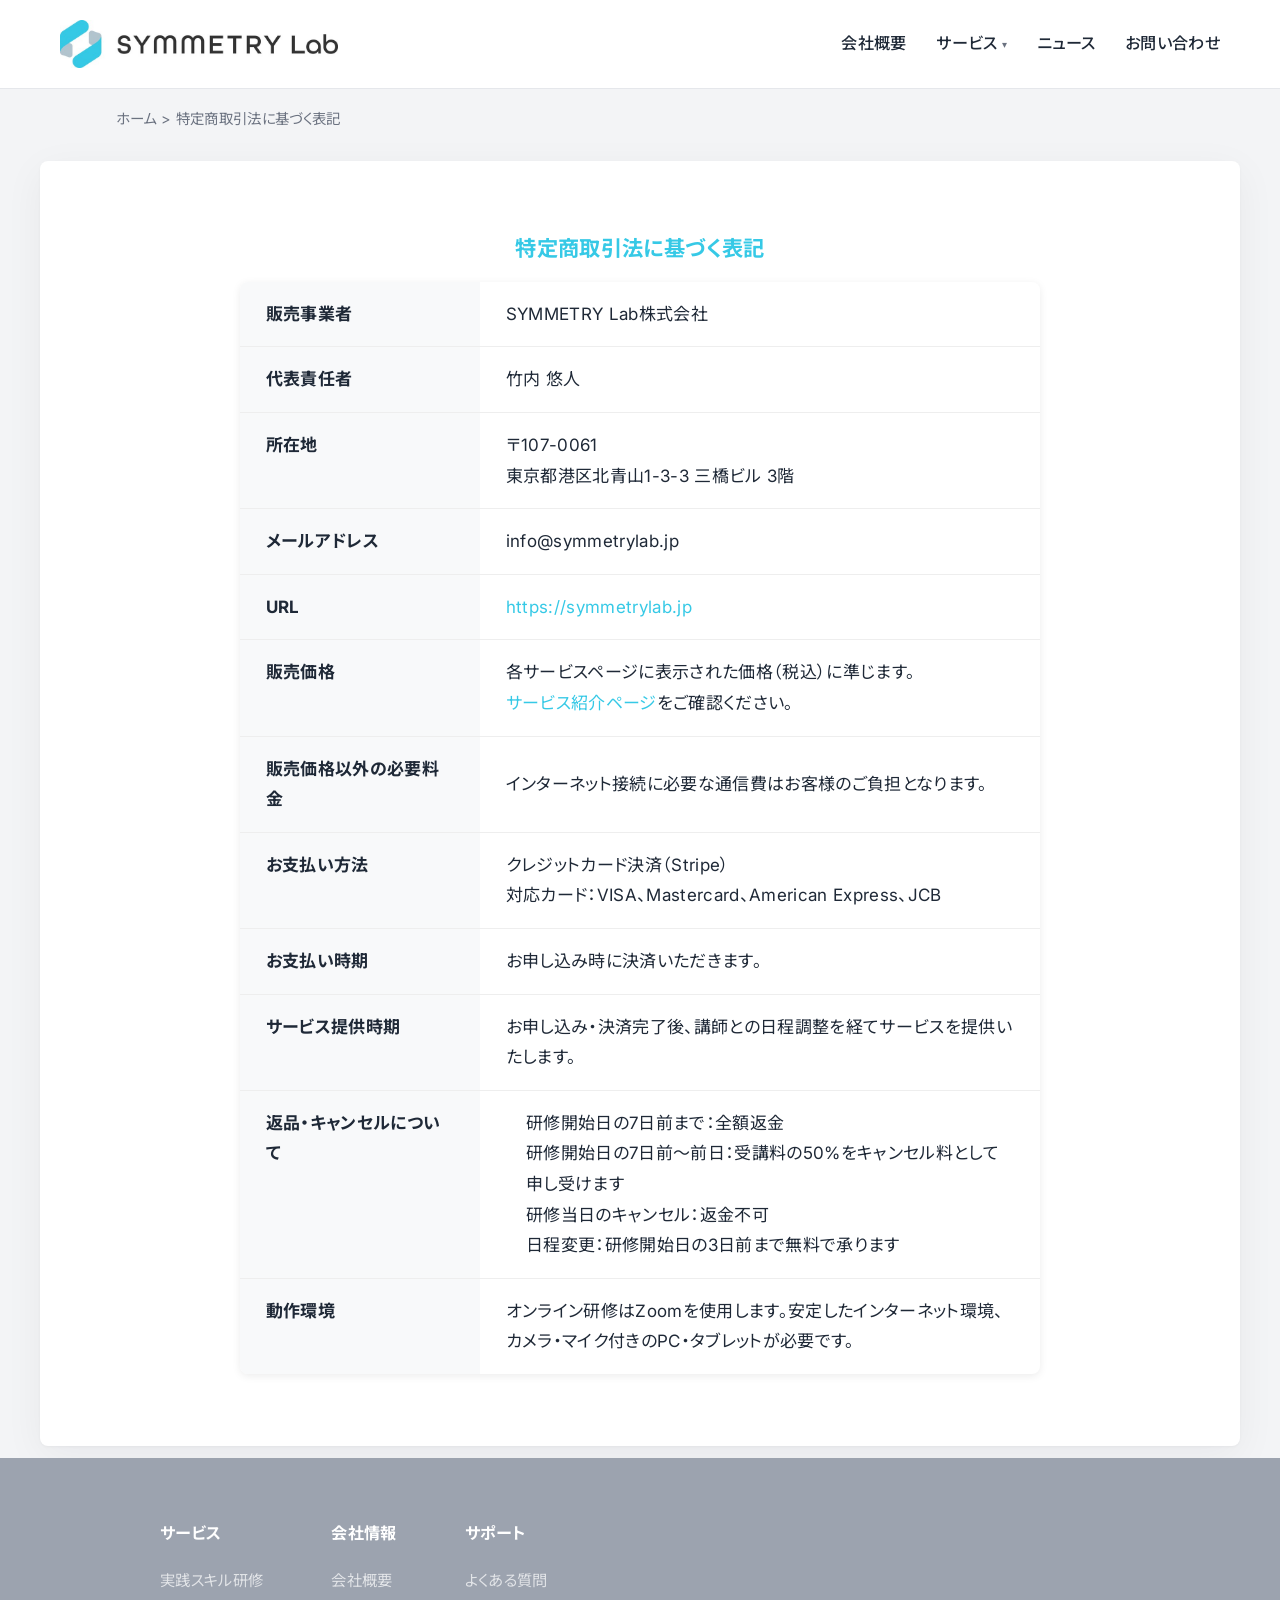
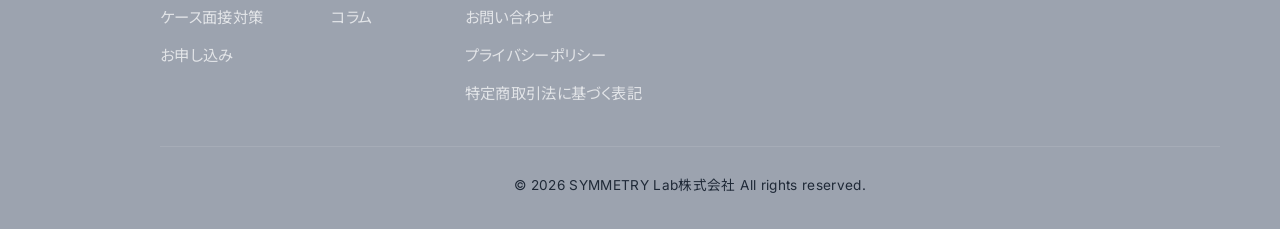
<file: tokushoho.html>
<!DOCTYPE html>
<html lang="ja">
<head>
  <meta charset="UTF-8">
  <meta name="viewport" content="width=device-width, initial-scale=1.0">
  <meta name="description" content="SYMMETRY Lab株式会社の特定商取引法に基づく表記。販売事業者情報、販売価格、キャンセルポリシーなど。">
  <meta property="og:title" content="特定商取引法に基づく表記 | SYMMETRY Lab株式会社">
  <meta property="og:description" content="特定商取引法に基づく表記。SYMMETRY Lab株式会社の販売条件等をご確認いただけます。">
  <meta property="og:type" content="website">
  <link rel="canonical" href="https://symmetrylab.jp/tokushoho.html">
  <link rel="preconnect" href="https://fonts.googleapis.com">
  <link rel="preconnect" href="https://fonts.gstatic.com" crossorigin>
  <link href="https://fonts.googleapis.com/css2?family=Inter:wght@300;400;500;600;700&family=Noto+Sans+JP:wght@300;400;500;600;700&display=swap" rel="stylesheet">
  <link rel="stylesheet" href="css/style.css">
  <title>特定商取引法に基づく表記 | SYMMETRY Lab株式会社</title>
  <!-- Google tag (gtag.js) -->
  <script async src="https://www.googletagmanager.com/gtag/js?id=G-KR9VEKC8JZ"></script>
  <script>
    window.dataLayer = window.dataLayer || [];
    function gtag(){dataLayer.push(arguments);}
    gtag('js', new Date());
    gtag('config', 'G-KR9VEKC8JZ');
  </script>
    <link rel="icon" href="/favicon.ico" sizes="any">
  <link rel="icon" type="image/png" sizes="32x32" href="images/favicon-32x32.png">
  <link rel="icon" type="image/png" sizes="192x192" href="images/favicon-192x192.png">
  <link rel="apple-touch-icon" sizes="192x192" href="images/favicon-192x192.png">
</head>
<body>

  <!-- Navigation -->
  <nav class="navbar">
    <div class="container">
      <a href="index.html" class="nav-logo"><img src="images/logo.jpg" alt="SYMMETRY Lab" class="nav-logo-img"></a>
      <button class="nav-toggle" aria-label="メニュー" aria-expanded="false">
        <span></span><span></span><span></span>
      </button>
      <div class="nav-links">
        <a href="company.html">会社概要</a>
        <div class="nav-dropdown">
          <a href="services.html" class="nav-dropdown-trigger">サービス</a>
          <div class="nav-dropdown-menu">
            <a href="services.html">ジョブ対策</a>
            <a href="lp-case.html">ケース面接対策</a>
            <a href="faq.html">よくある質問</a>
          </div>
        </div>
        <a href="blog/index.html">ニュース</a>
        <a href="contact.html">お問い合わせ</a>
      </div>
    </div>
  </nav>

  <!-- Breadcrumb -->
  <div class="breadcrumb">
    <div class="container">
      <a href="index.html">ホーム</a> &gt; <span>特定商取引法に基づく表記</span>
    </div>
  </div>

  <!-- 特商法 -->
  <section class="section">
    <div class="container">
      <div class="section-header">
        <h1>特定商取引法に基づく表記</h1>
      </div>

      <div class="fade-in" style="max-width:800px;margin:0 auto;">
        <table style="width:100%;border-collapse:collapse;background:#fff;border-radius:8px;overflow:hidden;box-shadow:0 2px 8px rgba(0,0,0,0.08);">
          <tbody>
            <tr style="border-bottom:1px solid #eee;">
              <th style="padding:1rem 1.5rem;text-align:left;background:#f8f9fa;width:30%;vertical-align:top;">販売事業者</th>
              <td style="padding:1rem 1.5rem;">SYMMETRY Lab株式会社</td>
            </tr>
            <tr style="border-bottom:1px solid #eee;">
              <th style="padding:1rem 1.5rem;text-align:left;background:#f8f9fa;vertical-align:top;">代表責任者</th>
              <td style="padding:1rem 1.5rem;">竹内 悠人</td>
            </tr>
            <tr style="border-bottom:1px solid #eee;">
              <th style="padding:1rem 1.5rem;text-align:left;background:#f8f9fa;vertical-align:top;">所在地</th>
              <td style="padding:1rem 1.5rem;">〒107-0061<br>東京都港区北青山1-3-3 三橋ビル 3階</td>
            </tr>
            <tr style="border-bottom:1px solid #eee;">
              <th style="padding:1rem 1.5rem;text-align:left;background:#f8f9fa;vertical-align:top;">メールアドレス</th>
              <td style="padding:1rem 1.5rem;">info@symmetrylab.jp</td>
            </tr>
            <tr style="border-bottom:1px solid #eee;">
              <th style="padding:1rem 1.5rem;text-align:left;background:#f8f9fa;vertical-align:top;">URL</th>
              <td style="padding:1rem 1.5rem;"><a href="https://symmetrylab.jp">https://symmetrylab.jp</a></td>
            </tr>
            <tr style="border-bottom:1px solid #eee;">
              <th style="padding:1rem 1.5rem;text-align:left;background:#f8f9fa;vertical-align:top;">販売価格</th>
              <td style="padding:1rem 1.5rem;">各サービスページに表示された価格（税込）に準じます。<br><a href="services.html">サービス紹介ページ</a>をご確認ください。</td>
            </tr>
            <tr style="border-bottom:1px solid #eee;">
              <th style="padding:1rem 1.5rem;text-align:left;background:#f8f9fa;vertical-align:top;">販売価格以外の必要料金</th>
              <td style="padding:1rem 1.5rem;">インターネット接続に必要な通信費はお客様のご負担となります。</td>
            </tr>
            <tr style="border-bottom:1px solid #eee;">
              <th style="padding:1rem 1.5rem;text-align:left;background:#f8f9fa;vertical-align:top;">お支払い方法</th>
              <td style="padding:1rem 1.5rem;">クレジットカード決済（Stripe）<br>対応カード：VISA、Mastercard、American Express、JCB</td>
            </tr>
            <tr style="border-bottom:1px solid #eee;">
              <th style="padding:1rem 1.5rem;text-align:left;background:#f8f9fa;vertical-align:top;">お支払い時期</th>
              <td style="padding:1rem 1.5rem;">お申し込み時に決済いただきます。</td>
            </tr>
            <tr style="border-bottom:1px solid #eee;">
              <th style="padding:1rem 1.5rem;text-align:left;background:#f8f9fa;vertical-align:top;">サービス提供時期</th>
              <td style="padding:1rem 1.5rem;">お申し込み・決済完了後、講師との日程調整を経てサービスを提供いたします。</td>
            </tr>
            <tr style="border-bottom:1px solid #eee;">
              <th style="padding:1rem 1.5rem;text-align:left;background:#f8f9fa;vertical-align:top;">返品・キャンセルについて</th>
              <td style="padding:1rem 1.5rem;">
                <ul style="margin:0;padding-left:1.2rem;">
                  <li>研修開始日の7日前まで：全額返金</li>
                  <li>研修開始日の7日前〜前日：受講料の50%をキャンセル料として申し受けます</li>
                  <li>研修当日のキャンセル：返金不可</li>
                  <li>日程変更：研修開始日の3日前まで無料で承ります</li>
                </ul>
              </td>
            </tr>
            <tr>
              <th style="padding:1rem 1.5rem;text-align:left;background:#f8f9fa;vertical-align:top;">動作環境</th>
              <td style="padding:1rem 1.5rem;">オンライン研修はZoomを使用します。安定したインターネット環境、カメラ・マイク付きのPC・タブレットが必要です。</td>
            </tr>
          </tbody>
        </table>
      </div>
    </div>
  </section>

  <!-- Footer -->
  <footer class="footer">
    <div class="container">
      <div class="footer-grid">

        <div>
          <h4>サービス</h4>
          <div class="footer-links">
            <a href="services.html#practical-skills">実践スキル研修</a>
            <a href="services.html#case-interview">ケース面接対策</a>
            <a href="booking.html">お申し込み</a>
          </div>
        </div>
        <div>
          <h4>会社情報</h4>
          <div class="footer-links">
            <a href="company.html">会社概要</a>
                <a href="blog/index.html">コラム</a>
          </div>
        </div>
        <div>
          <h4>サポート</h4>
          <div class="footer-links">
            <a href="faq.html">よくある質問</a>
            <a href="contact.html">お問い合わせ</a>
            <a href="privacy.html">プライバシーポリシー</a>
            <a href="tokushoho.html">特定商取引法に基づく表記</a>
          </div>
        </div>
      </div>
      <div class="footer-bottom">
        <a href="admin.html" style="color:inherit;text-decoration:none;">&copy; 2026 SYMMETRY Lab株式会社 All rights reserved.</a>
      </div>
    </div>
  </footer>

  <script src="js/main.js"></script>
</body>
</html>
</file>
<file: css/style.css>
/* ============================================
   SYMMETRY Lab - Design System & Styles
   ============================================ */

/* --- CSS Custom Properties --- */
:root {
  /* ===== LP統一カラーパレット（Tiffany Blue × Gray × White） ===== */
  --color-primary: #1F2937;
  --color-primary-light: #374151;
  --color-accent: #36C9E6;
  --color-accent-hover: #1FA8C4;
  --color-bg: #FFFFFF;
  --color-bg-alt: #F9FAFB;
  --color-text: #1F2937;
  --color-text-light: #6B7280;
  --color-border: #E5E7EB;
  --color-white: #FFFFFF;
  --color-success: #36C9E6;
  --color-warning: #F59E0B;
  --color-tiffany: #36C9E6;
  --color-tiffany-dark: #1FA8C4;
  --color-tiffany-light: #B2C4CD;
  --color-tiffany-bg: #EBF9FC;
  --font-family: "Inter", "Noto Sans JP", "Hiragino Kaku Gothic ProN", "Hiragino Sans", sans-serif;
  --max-width: 1100px;
  --radius: 8px;
  --shadow: 0 1px 3px rgba(0, 0, 0, 0.04), 0 4px 16px rgba(17, 24, 39, 0.04);
  --shadow-lg: 0 1px 3px rgba(0, 0, 0, 0.04), 0 10px 40px rgba(17, 24, 39, 0.06);
  --transition: 0.25s ease;
}

/* --- Reset & Base --- */
*, *::before, *::after {
  margin: 0;
  padding: 0;
  box-sizing: border-box;
}

html {
  font-size: 17px;
  scroll-behavior: smooth;
}

body {
  font-family: var(--font-family);
  color: var(--color-text);
  background: #F3F4F6;
  line-height: 1.8;
  -webkit-font-smoothing: antialiased;
  letter-spacing: 0.02em;
  font-feature-settings: "palt";
}

img {
  max-width: 100%;
  height: auto;
  display: block;
}

a,
a:link,
a:visited,
a:hover,
a:active,
a:focus {
  color: var(--color-accent);
  text-decoration: none !important;
  transition: color var(--transition);
}

a:hover {
  color: var(--color-accent-hover);
}

.text-accent,
.text-accent:hover,
a.text-accent,
a.text-accent:hover {
  text-decoration: none !important;
}

ul, ol {
  list-style: none;
}

/* --- Typography --- */
h1, h2, h3, h4 {
  font-weight: 700;
  color: var(--color-primary);
  line-height: 1.4;
}

h1 { font-size: clamp(1.6rem, 3vw, 2.5rem); }
h2 { font-size: clamp(1.4rem, 2.5vw, 2rem); margin-bottom: 1rem; }
h3 { font-size: clamp(1.1rem, 1.5vw, 1.35rem); margin-bottom: 0.75rem; }
h4 { font-size: 1.15rem; }

p {
  margin-bottom: 1rem;
}

.text-accent { color: var(--color-accent); }
.text-light { color: var(--color-text-light); }
.text-center { text-align: center; }
.text-small { font-size: 0.875rem; }

/* --- Layout --- */
.container {
  max-width: var(--max-width);
  margin: 0 auto;
  padding: 0 1.5rem;
}

.section {
  padding: 12px 40px;
  background: transparent;
}

.section > .container {
  background: #FFFFFF;
  border-radius: 8px;
  padding: 24px 60px;
  box-shadow: 0 1px 3px rgba(0, 0, 0, 0.04), 0 10px 40px rgba(17, 24, 39, 0.05);
  max-width: 1800px;
}

.section-alt {
  background: transparent;
}

.section-alt > .container {
  background: #FFFFFF;
}

/* Programs / Why / Mission セクション */
.section-programs > .container,
.section-why > .container,
.section-mission > .container {
  /* 余白は標準の section > .container と同一にする */
}

@media (max-width: 1400px) {
  .section > .container { padding: 72px 100px; }
}

@media (max-width: 1100px) {
  .section > .container { padding: 56px 56px; }
}

@media (max-width: 768px) {
  .section { padding: 12px 12px; }
  .section > .container { padding: 48px 28px; border-radius: 8px; }
  .section-programs > .container,
  .section-why > .container,
  .section-mission > .container { min-height: auto; }
}

.section-dark {
  background: var(--color-primary);
  color: var(--color-white);
}

.section-dark h2,
.section-dark h3 {
  color: var(--color-white);
}

.section-header {
  text-align: center;
  margin-bottom: 1rem;
}

.section-header h1,
.section-header h2,
.section-header h3 {
  font-size: 1.25rem !important;
  font-weight: 700 !important;
  line-height: 1.5 !important;
  margin-bottom: 0.5rem !important;
  color: var(--color-accent) !important;
}

.section-header p {
  color: var(--color-text-light);
  max-width: 700px;
  margin: 0.5rem auto 0;
  font-size: 1.05rem;
}

.grid-2 {
  display: grid;
  grid-template-columns: repeat(2, 1fr);
  gap: 2.5rem;
  align-items: stretch;
  max-width: 900px;
  margin: 0 auto;
}

.grid-3 {
  display: grid;
  grid-template-columns: repeat(3, 1fr);
  gap: 1.5rem;
}

.grid-4 {
  display: grid;
  grid-template-columns: repeat(4, 1fr);
  gap: 1.5rem;
}

/* --- Navigation --- */
.navbar {
  position: sticky;
  top: 0;
  background: rgba(255, 255, 255, 0.96);
  backdrop-filter: blur(12px);
  -webkit-backdrop-filter: blur(12px);
  border-bottom: 1px solid var(--color-border);
  z-index: 1000;
  padding: 0 60px;
}

.nav-logo-img {
  height: 48px;
  width: auto;
  display: block;
}

.navbar .container {
  display: flex;
  align-items: center;
  justify-content: space-between;
  height: 88px;
  max-width: 100%;
  padding: 0;
}

.nav-logo {
  font-size: 1.25rem;
  font-weight: 700;
  color: var(--color-primary);
  display: flex;
  align-items: center;
  gap: 0.5rem;
}

.nav-logo:hover {
  color: var(--color-primary);
}

.nav-logo span {
  color: var(--color-accent);
}

.nav-links {
  display: flex;
  align-items: center;
  gap: 1.75rem;
}

.nav-links a {
  color: var(--color-text);
  font-size: 0.95rem;
  font-weight: 500;
  transition: color var(--transition);
}

.nav-links a:hover {
  color: var(--color-accent);
}

.nav-links .btn-primary {
  color: var(--color-white);
}

/* --- Nav Dropdown --- */
.nav-dropdown {
  position: relative;
}

.nav-dropdown-trigger {
  display: flex;
  align-items: center;
  gap: 4px;
}

.nav-dropdown-trigger::after {
  content: '▾';
  font-size: 10px;
  color: var(--color-text-light);
  transition: transform 0.2s;
}

.nav-dropdown:hover .nav-dropdown-trigger::after {
  transform: rotate(180deg);
}

.nav-dropdown-menu {
  display: none;
  position: absolute;
  top: 100%;
  left: -16px;
  padding-top: 12px;
  min-width: 200px;
  z-index: 100;
}

.nav-dropdown:hover .nav-dropdown-menu {
  display: block;
}

.nav-dropdown-menu::before {
  content: '';
  position: absolute;
  top: 12px;
  left: 0;
  right: 0;
  bottom: 0;
  background: #FFFFFF;
  border: 1px solid var(--color-border);
  border-radius: 8px;
  box-shadow: 0 8px 32px rgba(17, 24, 39, 0.1);
}

.nav-dropdown-menu a {
  display: block;
  position: relative;
  z-index: 1;
  padding: 12px 20px;
  font-size: 0.85rem;
  color: var(--color-text);
  border-bottom: 1px solid var(--color-border);
  transition: all 0.15s;
}

.nav-dropdown-menu a:last-child {
  border-bottom: none;
}

.nav-dropdown-menu a:hover {
  background: var(--color-tiffany-bg);
  color: var(--color-tiffany-dark);
}

.nav-toggle {
  display: none;
  background: none;
  border: none;
  cursor: pointer;
  padding: 0.5rem;
}

.nav-toggle span {
  display: block;
  width: 24px;
  height: 2px;
  background: var(--color-primary);
  margin: 5px 0;
  transition: var(--transition);
}

/* --- Buttons --- */
.btn-primary,
a.btn-primary,
a.btn-primary:link,
a.btn-primary:visited,
a.btn-primary:hover,
a.btn-primary:active,
a.btn-primary:focus {
  display: inline-block;
  background: var(--color-accent);
  color: var(--color-white) !important;
  padding: clamp(0.6rem, 1vw, 0.85rem) clamp(1.5rem, 2vw, 2.25rem);
  border-radius: var(--radius);
  font-weight: 600;
  font-size: clamp(0.85rem, 1vw, 1rem);
  border: 2px solid var(--color-accent);
  cursor: pointer;
  transition: all var(--transition);
  text-align: center;
}

.btn-primary:hover,
a.btn-primary:hover {
  background: var(--color-accent-hover);
  border-color: var(--color-accent-hover);
  color: var(--color-white) !important;
}

.btn-outline {
  display: inline-block;
  background: transparent;
  color: var(--color-accent);
  padding: 0.85rem 2.25rem;
  border-radius: var(--radius);
  font-weight: 600;
  font-size: 1rem;
  border: 2px solid var(--color-accent);
  cursor: pointer;
  transition: all var(--transition);
  text-align: center;
}

.btn-outline:hover {
  background: var(--color-accent);
  color: var(--color-white);
}

.btn-outline-white {
  display: inline-block;
  background: transparent;
  color: var(--color-white);
  padding: 0.75rem 2rem;
  border-radius: var(--radius);
  font-weight: 700;
  font-size: 0.95rem;
  border: 2px solid var(--color-white);
  cursor: pointer;
  transition: all var(--transition);
  text-align: center;
}

.btn-outline-white:hover {
  background: var(--color-white);
  color: var(--color-primary);
}

.btn-white {
  display: inline-block;
  background: var(--color-white);
  color: var(--color-primary);
  padding: 0.75rem 2rem;
  border-radius: var(--radius);
  font-weight: 700;
  font-size: 0.95rem;
  border: 2px solid var(--color-white);
  cursor: pointer;
  transition: all var(--transition);
  text-align: center;
}

.btn-white:hover {
  background: transparent;
  color: var(--color-white);
}

.btn-group {
  display: flex;
  gap: 1rem;
  flex-wrap: wrap;
}

/* --- Cards --- */
.card {
  background: var(--color-white);
  border-radius: var(--radius);
  box-shadow: var(--shadow);
  padding: 2rem;
  transition: box-shadow var(--transition), transform var(--transition);
}

.card:hover {
  box-shadow: var(--shadow-lg);
  transform: translateY(-2px);
}

.card-icon {
  width: 48px;
  height: 48px;
  background: var(--color-bg-alt);
  border-radius: 50%;
  display: flex;
  align-items: center;
  justify-content: center;
  margin-bottom: 1rem;
  font-size: 1.5rem;
}

.card-accent {
  border-top: 3px solid var(--color-accent);
}

/* --- Hero Section (カード型・フルスクリーン) --- */
.hero {
  background: transparent;
  color: var(--color-text);
  padding: 12px 40px;
  position: relative;
}

.hero > .container {
  background: #FFFFFF;
  border-radius: 8px;
  padding: 0;
  box-shadow: 0 1px 3px rgba(0, 0, 0, 0.04), 0 10px 40px rgba(17, 24, 39, 0.05);
  max-width: 1800px;
  position: relative;
  overflow: hidden;
  min-height: 0;
  display: flex;
  align-items: center;
}

.hero-grid {
  display: grid;
  grid-template-columns: 1fr 1fr;
  gap: 0;
  align-items: center;
  width: 100%;
  min-height: 0;
}

.hero-content {
  padding: clamp(24px, 3vw, 40px) clamp(28px, 4vw, 60px) clamp(24px, 3vw, 40px) clamp(28px, 6vw, 100px);
}

.hero-image {
  display: flex;
  align-items: center;
  justify-content: center;
  padding: clamp(20px, 3vw, 40px) clamp(28px, 4vw, 60px) clamp(20px, 3vw, 40px) 0;
}

.hero-image img {
  width: 100%;
  max-width: 100%;
  max-height: calc(60vh - 80px);
  object-fit: cover;
  border-radius: 8px;
  box-shadow: 0 8px 32px rgba(17, 24, 39, 0.12);
}

@media (max-width: 1400px) {
  .hero-content { padding: 60px 60px 60px 100px; }
  .hero-image { padding: 60px 60px 60px 0; }
}

@media (max-width: 1100px) {
  .hero-content { padding: 48px; }
  .hero-image { padding: 48px; }
}

@media (max-width: 768px) {
  .hero { padding: 12px 12px; }
  .hero > .container { min-height: auto; border-radius: 8px; }
  .hero-grid { grid-template-columns: 1fr; }
  .hero-content { padding: 48px 28px; }
  .hero-image { padding: 0 28px 40px; }
  .hero-image img { max-width: 100%; }
}

.hero-badge {
  display: inline-flex;
  align-items: center;
  gap: 10px;
  color: var(--color-tiffany-dark);
  font-size: 12px;
  font-weight: 600;
  margin-bottom: 28px;
  letter-spacing: 0.12em;
  text-transform: uppercase;
  font-family: "Inter", sans-serif;
}

.hero-badge::before {
  content: '';
  width: 32px;
  height: 1px;
  background: var(--color-tiffany);
}

.hero h1 {
  color: var(--color-primary);
  font-size: clamp(1.5rem, 2.5vw, 2.4rem);
  font-weight: 800;
  margin-bottom: clamp(0.75rem, 1.5vw, 1.5rem);
  position: relative;
  z-index: 1;
  letter-spacing: -0.02em;
  line-height: 1.35;
}

.hero p {
  font-size: clamp(0.8rem, 1vw, 1rem);
  color: var(--color-text-light);
  max-width: 640px;
  margin-bottom: clamp(1rem, 2vw, 2rem);
  position: relative;
  z-index: 1;
  line-height: 1.8;
}

.hero .btn-group {
  position: relative;
  z-index: 1;
}

.hero-proof {
  display: inline-flex;
  align-items: center;
  gap: 16px;
  padding: 16px 24px;
  background: var(--color-tiffany-bg);
  border-left: 3px solid var(--color-tiffany);
  margin-top: 32px;
}

.hero-proof-num {
  font-size: 36px;
  font-weight: 300;
  color: var(--color-tiffany-dark);
  line-height: 1;
  font-family: "Inter", sans-serif;
}

.hero-proof-num span {
  font-size: 16px;
  margin-left: 2px;
}

.hero-proof-label strong {
  display: block;
  font-size: 13px;
  color: var(--color-primary);
}

.hero-proof-label span {
  font-size: 10px;
  color: var(--color-text-light);
}

/* --- Feature/Strength Section --- */
.strength-item {
  text-align: left;
  padding: 3rem;
  background: var(--color-white);
  border: 1px solid var(--color-border);
  border-radius: var(--radius);
  position: relative;
  transition: all 0.3s ease;
}

.strength-item:hover {
  border-color: var(--color-tiffany-light);
  box-shadow: var(--shadow-lg);
  transform: translateY(-2px);
}

.strength-item::before {
  content: '';
  position: absolute;
  top: 0;
  left: 0;
  width: 3px;
  height: 0;
  background: var(--color-tiffany);
  transition: height 0.4s ease;
}

.strength-item:hover::before {
  height: 100%;
}

.strength-num {
  font-size: 52px;
  font-weight: 300;
  color: var(--color-tiffany);
  font-family: "Inter", sans-serif;
  margin-bottom: 28px;
  letter-spacing: -0.02em;
  line-height: 1;
}

.strength-item h3 {
  font-size: 1.25rem;
  margin-bottom: 1rem;
}

@media (max-width: 1400px) {
  .strength-item h3 { font-size: 1.1rem; }
  .strength-item p { font-size: 1rem; }
  .strength-item { padding: 2rem; }
  .strength-num { font-size: 42px; }
}

@media (max-width: 1100px) {
  .grid-3 { grid-template-columns: 1fr; }
  .strength-item h3 { font-size: 1.25rem; }
}

.strength-item p {
  font-size: 1.1rem;
  line-height: 2;
}

.strength-icon {
  display: none;
}

/* --- ケース面接対策 CTAカード --- */
.case-cta-card {
  background: var(--color-white);
  border: 1px solid var(--color-border);
  border-top: 3px solid var(--color-tiffany);
  border-radius: var(--radius);
  display: grid;
  grid-template-columns: 1.5fr 1fr;
  gap: 48px;
  padding: 56px 64px;
  align-items: center;
}

.case-cta-content h3 {
  font-size: 1.4rem;
  font-weight: 700;
  color: var(--color-primary);
  margin-bottom: 16px;
  letter-spacing: -0.01em;
}

.case-cta-content p {
  font-size: 0.95rem;
  color: var(--color-text-light);
  line-height: 2;
  margin-bottom: 20px;
}

.case-cta-features {
  display: flex;
  flex-wrap: wrap;
  gap: 8px;
}

.case-cta-features span {
  display: inline-block;
  font-size: 12px;
  color: var(--color-tiffany-dark);
  border: 1px solid var(--color-tiffany-light);
  padding: 5px 14px;
  border-radius: 2px;
  letter-spacing: 0.03em;
  font-weight: 500;
}

.case-cta-action {
  text-align: center;
  padding: 40px;
  background: var(--color-bg-alt);
  border-radius: var(--radius);
}

.case-cta-price {
  font-size: 40px;
  font-weight: 300;
  color: var(--color-primary);
  font-family: "Inter", sans-serif;
  margin-bottom: 24px;
  letter-spacing: -0.03em;
}

.case-cta-price span {
  font-size: 14px;
  color: var(--color-text-light);
  margin-left: 4px;
  font-weight: 400;
}

@media (max-width: 768px) {
  .case-cta-card {
    grid-template-columns: 1fr;
    gap: 32px;
    padding: 36px 28px;
  }

  .case-cta-action {
    padding: 28px;
  }

  .case-cta-price {
    font-size: 32px;
  }
}

/* --- Service Cards --- */
.service-card {
  background: var(--color-white);
  border-radius: var(--radius);
  box-shadow: var(--shadow);
  overflow: hidden;
}

.service-card-header {
  background: var(--color-tiffany);
  color: var(--color-white);
  padding: 0.75rem 1.5rem;
  min-height: 0;
}

.service-card-header h3 {
  color: var(--color-white);
  margin-bottom: 0.25rem;
}

.service-card-body {
  padding: 1.5rem 1.75rem;
  display: flex;
  flex-direction: column;
  flex-grow: 1;
}

.service-card {
  display: flex;
  flex-direction: column;
  min-width: 0;
  width: 100%;
}

.service-card-body .btn-primary,
.service-card-body .btn-outline {
  margin-top: auto;
  align-self: flex-start;
}

.service-card-body ul {
  margin-bottom: 0.75rem;
}

.service-card-body > p:first-child {
  min-height: 9rem;
  margin-bottom: 1rem;
}

.service-card-body ul {
  display: flex;
  flex-direction: column;
  gap: 0;
}

.service-card-body li {
  padding-left: 1.5rem;
  position: relative;
  display: flex;
  align-items: flex-start;
  margin: 0;
  padding-top: 0.3rem;
  padding-bottom: 0.3rem;
}

.service-card-body li::before {
  content: "✓";
  color: var(--color-accent);
  font-weight: 700;
  position: absolute;
  left: 0;
}

/* --- Testimonials --- */
.testimonial-card {
  background: var(--color-white);
  border-radius: var(--radius);
  box-shadow: var(--shadow);
  padding: 2rem;
  position: relative;
}

.testimonial-card::before {
  content: "\201C";
  font-size: 4rem;
  color: var(--color-accent);
  opacity: 0.2;
  position: absolute;
  top: 0.5rem;
  left: 1rem;
  line-height: 1;
}

.testimonial-text {
  font-style: italic;
  margin-bottom: 1rem;
  position: relative;
  z-index: 1;
}

.testimonial-author {
  display: flex;
  align-items: center;
  gap: 0.75rem;
}

.testimonial-avatar {
  width: 40px;
  height: 40px;
  background: var(--color-bg-alt);
  border-radius: 50%;
  display: flex;
  align-items: center;
  justify-content: center;
  font-weight: 700;
  color: var(--color-primary);
  font-size: 0.875rem;
}

.testimonial-info {
  font-size: 0.875rem;
}

.testimonial-info strong {
  display: block;
}

/* --- CTA Banner (カード型) --- */
.cta-banner {
  background: transparent;
  color: var(--color-white);
  text-align: center;
  padding: 12px 40px;
  position: relative;
}

.cta-banner > .container {
  background: var(--color-primary);
  border-radius: 8px;
  padding: 48px 160px;
  box-shadow: 0 1px 3px rgba(0, 0, 0, 0.04), 0 10px 40px rgba(17, 24, 39, 0.08);
  max-width: 1800px;
  position: relative;
  overflow: hidden;
}

.cta-banner > .container::before {
  content: '';
  position: absolute;
  top: 0;
  left: 0;
  right: 0;
  height: 3px;
  background: linear-gradient(90deg, transparent, var(--color-tiffany), transparent);
}

@media (max-width: 1400px) {
  .cta-banner > .container { padding: 72px 100px; }
}

@media (max-width: 768px) {
  .cta-banner { padding: 12px 12px; }
  .cta-banner > .container { padding: 48px 28px; border-radius: 8px; }
}

.cta-banner h2 {
  color: var(--color-white);
  margin-bottom: 0.75rem;
}

.cta-banner p {
  opacity: 0.9;
  margin-bottom: 1.5rem;
}

/* --- Day Program --- */
.day-program {
  margin-bottom: 2.5rem;
}

.day-badge {
  display: inline-block;
  background: var(--color-accent);
  color: var(--color-white);
  padding: 0.25rem 1rem;
  border-radius: 8px;
  font-size: 0.85rem;
  font-weight: 700;
  margin-bottom: 0.75rem;
}

/* --- Price Table --- */
.price-card {
  background: var(--color-white);
  border: 2px solid var(--color-border);
  border-radius: var(--radius);
  padding: 2rem;
  text-align: center;
}

.price-card.featured {
  border-color: var(--color-accent);
  position: relative;
}

.price-card.featured::before {
  content: "おすすめ";
  position: absolute;
  top: -12px;
  left: 50%;
  transform: translateX(-50%);
  background: var(--color-accent);
  color: var(--color-white);
  padding: 0.15rem 1rem;
  border-radius: 8px;
  font-size: 0.8rem;
  font-weight: 700;
}

.price-amount {
  font-size: 2.5rem;
  font-weight: 700;
  color: var(--color-primary);
  margin: 1rem 0;
}

.price-amount span {
  font-size: 1rem;
  font-weight: 400;
}

/* --- FAQ Accordion --- */
.faq-item {
  border-bottom: 1px solid var(--color-border);
}

.faq-item summary {
  padding: 1.25rem 0;
  cursor: pointer;
  font-weight: 700;
  color: var(--color-primary);
  list-style: none;
  display: flex;
  justify-content: space-between;
  align-items: center;
}

.faq-item summary::after {
  content: "+";
  font-size: 1.5rem;
  color: var(--color-accent);
  transition: transform var(--transition);
}

.faq-item[open] summary::after {
  content: "−";
}

.faq-item p {
  padding-bottom: 1.25rem;
  color: var(--color-text-light);
}

/* --- Table --- */
.info-table {
  width: 100%;
  border-collapse: collapse;
}

.info-table th,
.info-table td {
  padding: 1rem 1.25rem;
  border-bottom: 1px solid var(--color-border);
  text-align: left;
}

.info-table th {
  background: var(--color-bg-alt);
  color: var(--color-primary);
  font-weight: 700;
  width: 30%;
  white-space: nowrap;
}

/* --- Forms --- */
.form-group {
  margin-bottom: 1.5rem;
}

.form-group label {
  display: block;
  font-weight: 700;
  margin-bottom: 0.5rem;
  color: var(--color-primary);
  font-size: 0.9rem;
}

.form-group label .required {
  color: #EF4444;
  font-size: 0.8rem;
  margin-left: 0.25rem;
}

.form-group input,
.form-group textarea,
.form-group select {
  width: 100%;
  padding: 0.75rem 1rem;
  border: 1px solid var(--color-border);
  border-radius: var(--radius);
  font-family: var(--font-family);
  font-size: 1rem;
  transition: border-color var(--transition);
}

.form-group input:focus,
.form-group textarea:focus,
.form-group select:focus {
  outline: none;
  border-color: var(--color-accent);
}

.form-group textarea {
  min-height: 150px;
  resize: vertical;
}

/* --- Booking Cards --- */
.booking-card {
  background: var(--color-white);
  border: 2px solid var(--color-border);
  border-radius: var(--radius);
  padding: 2rem;
  cursor: pointer;
  transition: all var(--transition);
}

.booking-card:hover,
.booking-card.selected {
  border-color: var(--color-accent);
  box-shadow: var(--shadow);
}

.booking-card h3 {
  margin-bottom: 0.5rem;
}

.booking-price {
  font-size: 1.5rem;
  font-weight: 700;
  color: var(--color-accent);
}

/* --- Blog Card --- */
.blog-card {
  background: var(--color-white);
  border-radius: var(--radius);
  box-shadow: var(--shadow);
  overflow: hidden;
  transition: box-shadow var(--transition);
}

.blog-card:hover {
  box-shadow: var(--shadow-lg);
}

.blog-card-img {
  width: 100%;
  height: 200px;
  background: var(--color-bg-alt);
  display: flex;
  align-items: center;
  justify-content: center;
  color: var(--color-text-light);
}

.blog-card-body {
  padding: 1.5rem;
}

.blog-card-date {
  font-size: 0.8rem;
  color: var(--color-text-light);
  margin-bottom: 0.5rem;
}

.blog-card-body h3 {
  font-size: 1.1rem;
  margin-bottom: 0.5rem;
}

.blog-card-body h3 a {
  color: var(--color-primary);
}

.blog-card-body h3 a:hover {
  color: var(--color-accent);
}

/* --- Instructor --- */
.instructor-profile {
  display: flex;
  gap: 3rem;
  align-items: flex-start;
}

.instructor-avatar {
  width: 200px;
  height: 200px;
  background: var(--color-bg-alt);
  border-radius: 50%;
  flex-shrink: 0;
  display: flex;
  align-items: center;
  justify-content: center;
  font-size: 3rem;
  color: var(--color-text-light);
}

.instructor-info h2 {
  margin-bottom: 0.25rem;
}

.instructor-title {
  color: var(--color-accent);
  font-weight: 700;
  margin-bottom: 1rem;
}

.credential-list li {
  padding: 0.5rem 0;
  padding-left: 1.5rem;
  position: relative;
  border-bottom: 1px solid var(--color-border);
}

.credential-list li::before {
  content: "●";
  color: var(--color-accent);
  position: absolute;
  left: 0;
  font-size: 0.5rem;
  top: 0.85rem;
}

/* --- Footer（全幅・薄グレー） --- */
.footer {
  background: #9CA3AF;
  color: #1F2937;
  padding: 64px 60px 32px 160px;
}

.footer > .container {
  background: transparent;
  border-radius: 0;
  padding: 0;
  max-width: 1800px;
  box-shadow: none;
}

.footer h4 {
  color: var(--color-primary);
  font-size: 0.95rem;
  margin-bottom: 1rem;
}

.footer-brand img {
  filter: none !important;
}

.footer-links a {
  color: #1F2937;
}

.footer-links a:hover {
  color: var(--color-tiffany-dark);
}

.footer-bottom {
  border-top: 1px solid rgba(31, 41, 55, 0.2);
  color: #1F2937;
}

@media (max-width: 768px) {
  .footer { padding: 48px 28px 24px; }
}

.footer-grid {
  display: grid;
  grid-template-columns: auto auto auto;
  gap: 4rem;
  margin-bottom: 2rem;
  justify-content: start;
}

.footer h4 {
  color: var(--color-white);
  margin-bottom: 1rem;
  font-size: 0.95rem;
}

.footer-brand {
  font-size: 1.1rem;
  font-weight: 700;
  color: var(--color-white);
  margin-bottom: 0.75rem;
}

.footer-brand span {
  color: var(--color-accent);
}

.footer-links a {
  display: block;
  color: rgba(255, 255, 255, 0.7);
  padding: 0.3rem 0;
  font-size: 0.9rem;
}

.footer-links a:hover {
  color: var(--color-white);
}

.footer-bottom {
  border-top: 1px solid rgba(255, 255, 255, 0.1);
  padding-top: 1.5rem;
  text-align: center;
  font-size: 0.8rem;
}

/* --- Page Header --- */
.page-header {
  background: var(--color-primary);
  color: var(--color-white);
  padding: 48px 0;
  text-align: center;
}

.page-header h1 {
  color: var(--color-white);
  font-size: 2rem;
  margin-bottom: 0.5rem;
}

.page-header p {
  opacity: 0.8;
}

/* --- Breadcrumb --- */
.breadcrumb {
  padding: 1rem 0;
  font-size: 0.85rem;
  color: var(--color-text-light);
}

.breadcrumb a {
  color: var(--color-text-light);
}

.breadcrumb a:hover {
  color: var(--color-accent);
}

/* --- Alert / Notice --- */
.alert {
  padding: 1rem 1.5rem;
  border-radius: var(--radius);
  margin-bottom: 1.5rem;
}

.alert-success {
  background: #ECFDF5;
  color: #065F46;
  border: 1px solid #A7F3D0;
}

.alert-warning {
  background: #FFFBEB;
  color: #92400E;
  border: 1px solid #FDE68A;
}

/* --- Scroll Animation --- */
.fade-in {
  opacity: 0;
  transform: translateY(20px);
  transition: opacity 0.6s ease, transform 0.6s ease;
}

.fade-in.visible {
  opacity: 1;
  transform: translateY(0);
}

/* --- Responsive --- */
@media (max-width: 1024px) {
  .grid-3 {
    grid-template-columns: repeat(2, 1fr);
  }

  .grid-4 {
    grid-template-columns: repeat(2, 1fr);
  }

  .footer-grid {
    grid-template-columns: 1fr 1fr;
  }
}

@media (max-width: 768px) {
  h1 { font-size: 1.75rem; }
  h2 { font-size: 1.4rem; }

  .section {
    padding: 48px 0;
  }

  .hero {
    padding: 60px 0 72px;
  }

  .hero h1 {
    font-size: 1.6rem;
  }

  .grid-2,
  .grid-3,
  .grid-4 {
    grid-template-columns: 1fr;
  }

  .footer-grid {
    grid-template-columns: 1fr;
  }

  /* Mobile Nav */
  .nav-toggle {
    display: block;
  }

  .nav-links {
    display: none;
    position: absolute;
    top: 64px;
    left: 0;
    right: 0;
    background: var(--color-white);
    flex-direction: column;
    padding: 1rem 1.5rem 1.5rem;
    border-bottom: 1px solid var(--color-border);
    box-shadow: var(--shadow);
    gap: 0.75rem;
  }

  .nav-links.active {
    display: flex;
  }

  .nav-links a {
    padding: 0.5rem 0;
    width: 100%;
  }

  .nav-dropdown-menu {
    position: static;
    display: block;
    padding-top: 0;
    min-width: 0;
  }

  .nav-dropdown-menu::before {
    display: none;
  }

  .nav-dropdown-menu a {
    padding: 0.4rem 0 0.4rem 1.5rem;
    border-bottom: none;
    font-size: 0.85rem;
    color: var(--color-text-light);
  }

  .nav-dropdown-trigger::after {
    display: none;
  }

  .instructor-profile {
    flex-direction: column;
    align-items: center;
    text-align: center;
  }

  .instructor-avatar {
    width: 150px;
    height: 150px;
  }

  .btn-group {
    flex-direction: column;
  }

  .btn-group .btn-primary,
  .btn-group .btn-outline,
  .btn-group .btn-outline-white,
  .btn-group .btn-white {
    width: 100%;
    text-align: center;
  }

  .info-table th {
    width: 35%;
  }
}
</file>
<file: css/lp.css>
/* ============================================
   SYMMETRY Lab - LP (Landing Page) Styles
   bizreach風 高コンバージョンデザイン
   ============================================ */

/* --- LP Custom Properties --- */
:root {
  /* ===== Tiffany Blue × Gray × White Palette ===== */
  --lp-tiffany: #36C9E6;            /* ブランドブルー */
  --lp-tiffany-dark: #1FA8C4;       /* 濃いブルー（CTA・ホバー） */
  --lp-tiffany-light: #B2C4CD;      /* ブランドグレー */
  --lp-tiffany-bg: #EBF9FC;         /* 背景用極薄ブルー */

  --lp-gray-900: #1F2937;           /* 本文最濃 */
  --lp-gray-800: #374151;           /* 見出し */
  --lp-gray-700: #4B5563;
  --lp-gray-500: #6B7280;           /* サブテキスト */
  --lp-gray-300: #D1D5DB;
  --lp-gray-200: #E5E7EB;           /* 枠線 */
  --lp-gray-100: #F3F4F6;           /* 薄背景 */
  --lp-gray-50:  #F9FAFB;           /* ごく薄背景 */

  /* 既存エイリアス（後方互換） */
  --lp-primary: #1F2937;            /* 見出し・本文の主色（ダークグレー） */
  --lp-primary-dark: #111827;
  --lp-accent: #36C9E6;              /* ブランドブルー */
  --lp-accent-hover: #1FA8C4;
  --lp-cta: #36C9E6;
  --lp-cta-hover: #1FA8C4;
  --lp-bg: #FFFFFF;
  --lp-bg-alt: #F9FAFB;
  --lp-bg-dark: #1F2937;
  --lp-text: #1F2937;
  --lp-text-light: #6B7280;
  --lp-border: #E5E7EB;
  --lp-success: #36C9E6;
  --lp-yellow: #F4C430;
}

/* --- LP Reset --- */
.lp-page {
  font-family: "Inter", "Noto Sans JP", "Hiragino Kaku Gothic ProN", sans-serif;
  color: var(--lp-text);
  line-height: 1.8;
  font-feature-settings: "palt";
  -webkit-font-smoothing: antialiased;
  letter-spacing: 0.02em;
  background: var(--lp-gray-100);
}

/* リセットはstyle.cssで実施済み */

.lp-container {
  max-width: 1080px;
  margin: 0 auto;
  padding: 0 20px;
}

/* ===== ヘッダー（ミニマル・固定型） ===== */
.lp-header {
  position: sticky;
  top: 0;
  background: rgba(255, 255, 255, 0.96);
  backdrop-filter: blur(12px);
  -webkit-backdrop-filter: blur(12px);
  border-bottom: 1px solid var(--lp-gray-200);
  z-index: 100;
  padding: 16px 0;
}

.lp-header-inner {
  max-width: 1080px;
  margin: 0 auto;
  padding: 0 20px;
  display: flex;
  justify-content: space-between;
  align-items: center;
}

.lp-logo {
  display: inline-flex;
  align-items: center;
  text-decoration: none;
}

.lp-logo img {
  height: 36px;
  width: auto;
  display: block;
}

@media (max-width: 768px) {
  .lp-logo img {
    height: 28px;
  }
}

.lp-header-cta {
  background: var(--lp-tiffany);
  color: #FFFFFF;
  padding: 11px 26px;
  border-radius: 8px;
  font-weight: 600;
  text-decoration: none;
  font-size: 13px;
  letter-spacing: 0.05em;
  transition: all 0.25s ease;
}

.lp-header-cta:hover {
  background: var(--lp-tiffany-dark);
  transform: translateY(-1px);
  box-shadow: 0 4px 12px rgba(10, 186, 181, 0.25);
}

/* ===== ヒーローセクション（カード型） ===== */
.lp-hero {
  background: transparent;
  color: var(--lp-gray-900);
  padding: 12px 40px 12px;
  position: relative;
}

.lp-hero-inner::before {
  content: '';
  position: absolute;
  top: -200px;
  right: -200px;
  width: 600px;
  height: 600px;
  background: radial-gradient(circle, var(--lp-tiffany-bg) 0%, transparent 70%);
  pointer-events: none;
  border-radius: 50%;
  z-index: 0;
}

.lp-hero-copy,
.lp-hero-form {
  position: relative;
  z-index: 1;
  width: 100%;
  min-width: 0;
}

.lp-hero-form-card {
  width: 100%;
  box-sizing: border-box;
}

.lp-hero-inner {
  max-width: 1800px;
  margin: 0 auto;
  padding: 24px 24px;
  position: relative;
  display: grid;
  grid-template-columns: 1fr 1fr;
  gap: 32px;
  align-items: start;
  background: #FFFFFF;
  border-radius: 8px;
  box-shadow: 0 1px 3px rgba(0, 0, 0, 0.04), 0 10px 40px rgba(17, 24, 39, 0.05);
  overflow: hidden;
}

.lp-hero-copy {
  position: relative;
}

/* ===== ヒーロー実績プルーフ ===== */
.lp-hero-proofs {
  display: grid;
  grid-template-columns: repeat(2, 1fr);
  gap: 12px;
  margin-top: 8px;
}

.lp-hero-proof {
  display: flex;
  align-items: center;
  gap: 12px;
  padding: 12px 16px;
  background: var(--lp-tiffany-bg);
  border-radius: 8px;
  min-width: 0;
}

.lp-hero-proof-num {
  font-size: 24px;
  font-weight: 300;
  color: var(--lp-tiffany-dark);
  line-height: 1;
  letter-spacing: -0.03em;
  font-family: "Inter", sans-serif;
  flex-shrink: 0;
  min-width: 48px;
}

.lp-hero-proof-num span {
  font-size: 12px;
  margin-left: 2px;
  font-weight: 400;
}

.lp-hero-proof-label {
  display: flex;
  flex-direction: column;
  gap: 2px;
  min-width: 0;
}

.lp-hero-proof-label strong {
  font-size: 11px;
  color: var(--lp-gray-900);
  font-weight: 700;
  letter-spacing: 0.02em;
  line-height: 1.4;
  word-break: keep-all;
  overflow-wrap: break-word;
}

.lp-hero-proof-label span {
  font-size: 9px;
  color: var(--lp-gray-500);
  letter-spacing: 0.02em;
  line-height: 1.4;
}

@media (max-width: 768px) {
  .lp-hero-proofs {
    grid-template-columns: 1fr;
  }
}

/* ===== ヒーロー申込フォーム ===== */
.lp-hero-form-card {
  background: #FFFFFF;
  border: 1px solid var(--lp-gray-200);
  border-radius: 8px;
  padding: 16px 20px 20px;
  box-shadow: 0 30px 80px rgba(17, 24, 39, 0.08);
  position: sticky;
  top: 100px;
}

.lp-hero-form-card .lp-form-group {
  margin-bottom: 8px;
}

.lp-hero-form-header {
  text-align: center;
  padding-bottom: 8px;
  margin-bottom: 10px;
  border-bottom: 1px solid var(--lp-gray-200);
}

.lp-hero-form-badge {
  display: inline-flex;
  align-items: center;
  gap: 10px;
  color: var(--lp-tiffany-dark);
  font-size: 10px;
  font-weight: 600;
  letter-spacing: 0.2em;
  margin-bottom: 6px;
  font-family: "Inter", sans-serif;
}

.lp-hero-form-badge::before,
.lp-hero-form-badge::after {
  content: '';
  width: 24px;
  height: 1px;
  background: var(--lp-tiffany);
}

.lp-hero-form-header h2 {
  font-size: 17px;
  font-weight: 700;
  color: var(--lp-gray-900);
  line-height: 1.3;
  margin-bottom: 6px;
  letter-spacing: -0.01em;
}

.lp-hero-form-price {
  font-size: 18px;
  font-weight: 300;
  color: var(--lp-gray-900);
  font-family: "Inter", sans-serif;
  letter-spacing: -0.02em;
  line-height: 1.2;
}

.lp-hero-form-price span {
  font-size: 11px;
  color: var(--lp-gray-500);
  margin-left: 4px;
  font-weight: 400;
  letter-spacing: 0.03em;
}

.lp-hero-form-card .lp-form-label {
  margin-bottom: 3px;
  font-size: 11px;
}

.lp-form-input--boxed {
  border: 1px solid var(--lp-gray-300) !important;
  border-radius: 4px !important;
  padding: 7px 10px !important;
  background: #FFFFFF !important;
  font-size: 13px !important;
}

.lp-form-input--boxed:focus {
  border-color: var(--lp-tiffany) !important;
  border-bottom-color: var(--lp-tiffany) !important;
  outline: none !important;
}

.lp-form-submit--hero {
  margin-top: 4px;
  padding: 10px;
  font-size: 13px;
}

.lp-hero-form-note {
  text-align: center;
  font-size: 10px;
  color: var(--lp-gray-500);
  margin-top: 10px;
  letter-spacing: 0.02em;
}

@media (max-width: 960px) {
  .lp-hero-inner {
    grid-template-columns: 1fr;
    gap: 56px;
    padding: 0 20px;
  }

  .lp-hero-form-card {
    position: static;
  }
}

.lp-hero-badge-wrap {
  grid-column: 1 / -1;
  text-align: center;
  margin-bottom: 8px;
}

.lp-hero-badge-text {
  color: var(--lp-tiffany);
  font-weight: 600;
  letter-spacing: 0.1em;
  font-size: 14px;
  margin-bottom: 0.5rem;
}

.lp-hero-section-title {
  color: var(--lp-tiffany) !important;
  font-size: 1.25rem !important;
  font-weight: 700 !important;
  margin: 0 !important;
  line-height: 1.5 !important;
}

.lp-hero-badge {
  display: inline-flex;
  align-items: center;
  gap: 10px;
  background: transparent;
  color: var(--lp-tiffany-dark);
  padding: 6px 0;
  border-radius: 0;
  font-size: 11px;
  font-weight: 600;
  margin-bottom: 24px;
  letter-spacing: 0.1em;
}

.lp-hero-badge::before,
.lp-hero-badge::after {
  content: '';
  width: 32px;
  height: 1px;
  background: var(--lp-tiffany);
}

.lp-hero h1 {
  font-size: 24px;
  font-weight: 800;
  line-height: 1.4;
  margin-bottom: 16px;
  letter-spacing: -0.02em;
  color: var(--lp-gray-900);
  word-break: keep-all;
  overflow-wrap: break-word;
}

@media (max-width: 1200px) {
  .lp-hero h1 {
    font-size: 24px;
  }
}

@media (max-width: 960px) {
  .lp-hero h1 {
    white-space: normal;
  }
}

.lp-hero h1 .yellow {
  color: var(--lp-tiffany-dark);
}

.lp-hero h1 .accent {
  background: none;
  color: var(--lp-tiffany-dark);
  display: inline;
  border-bottom: none;
  padding-bottom: 0;
}

.lp-hero-sub {
  font-size: 13px;
  margin-bottom: 16px;
  line-height: 1.7;
  color: var(--lp-gray-700);
}

.lp-hero-features {
  display: flex;
  gap: 24px;
  margin-bottom: 16px;
  flex-wrap: wrap;
  padding: 12px 20px;
  border: 1px solid var(--lp-gray-200);
  border-radius: 8px;
}

.lp-hero-feature {
  display: flex;
  align-items: center;
  gap: 8px;
  font-size: 12px;
  font-weight: 600;
  color: var(--lp-gray-800);
  letter-spacing: 0.02em;
}

.lp-hero-feature::before {
  content: '✓';
  color: var(--lp-tiffany);
  font-weight: 700;
  font-size: 16px;
  flex-shrink: 0;
  width: auto;
  height: auto;
  background: none;
  border-radius: 0;
}

.lp-hero-cta {
  display: inline-flex;
  align-items: center;
  gap: 14px;
  background: var(--lp-tiffany);
  color: #FFFFFF;
  padding: 20px 48px;
  border-radius: 8px;
  font-weight: 600;
  font-size: 16px;
  letter-spacing: 0.05em;
  text-decoration: none;
  box-shadow: 0 10px 30px rgba(10, 186, 181, 0.25);
  transition: all 0.3s ease;
  margin-bottom: 20px;
}

.lp-hero-cta:hover {
  background: var(--lp-tiffany-dark);
  transform: translateY(-2px);
  box-shadow: 0 14px 40px rgba(10, 186, 181, 0.35);
}

.lp-hero-cta::after {
  content: '→';
  font-size: 20px;
  font-weight: 400;
  transition: transform 0.3s ease;
}

.lp-hero-cta:hover::after {
  transform: translateX(4px);
}

.lp-hero-note {
  font-size: 13px;
  color: var(--lp-gray-500);
  letter-spacing: 0.03em;
}

/* ===== セクション共通（カード型レイアウト） ===== */
.lp-section {
  padding: 24px 40px;
  background: transparent;
}

.lp-section > .lp-container {
  background: #FFFFFF;
  border-radius: 8px;
  padding: 48px 200px;
  box-shadow: 0 1px 3px rgba(0, 0, 0, 0.04), 0 10px 40px rgba(17, 24, 39, 0.05);
  max-width: 1800px;
}

.lp-section.bg-alt {
  background: transparent;
}

.lp-section.bg-alt > .lp-container {
  background: #FFFFFF;
}

.lp-section.bg-dark {
  background: transparent;
  color: #FFFFFF;
}

.lp-section.bg-dark > .lp-container {
  background: var(--lp-gray-900);
}

.lp-section-title {
  text-align: center;
  margin-bottom: 32px;
}

.lp-section-title::before {
  content: none;
}

.lp-section-title h2 {
  font-size: 1.25rem !important;
  font-weight: 700 !important;
  color: var(--lp-tiffany) !important;
  line-height: 1.5 !important;
  margin-bottom: 16px;
  letter-spacing: -0.01em;
}

.lp-section.bg-dark .lp-section-title h2 {
  color: #FFFFFF;
}

.lp-section-title h2 .accent {
  color: var(--lp-tiffany-dark);
}

.lp-section.bg-dark .lp-section-title h2 .accent {
  color: var(--lp-tiffany-light);
}

.lp-section-title .lp-section-sub {
  font-size: 15px;
  color: var(--lp-gray-500);
  letter-spacing: 0.05em;
}

.lp-section.bg-dark .lp-section-title .lp-section-sub {
  color: rgba(255, 255, 255, 0.6);
}

/* ===== お悩み・課題セクション（カード型） ===== */
.lp-problems {
  background: transparent;
  padding: 24px 40px;
}

.lp-problems .lp-container {
  background: #FFFFFF;
  border-radius: 8px;
  padding: 88px 200px;
  box-shadow: 0 1px 3px rgba(0, 0, 0, 0.04), 0 10px 40px rgba(17, 24, 39, 0.05);
  max-width: 1800px;
}

.lp-problems-list {
  max-width: 820px;
  margin: 0 auto;
  background: transparent;
  border: none;
  border-radius: 0;
  padding: 0;
  box-shadow: none;
}

.lp-problems h2 {
  text-align: center;
  font-size: 1.25rem;
  font-weight: 700;
  color: var(--lp-tiffany);
  margin-bottom: 40px;
  line-height: 1.6;
  letter-spacing: -0.01em;
}

.lp-problems h2 .lp-mark {
  color: var(--lp-tiffany-dark);
  background: none;
  padding: 0;
  border-bottom: 2px solid var(--lp-tiffany);
}

.lp-problem-item {
  display: flex;
  align-items: flex-start;
  gap: 18px;
  padding: 20px 0;
  border-bottom: 1px solid var(--lp-gray-200);
  font-size: 16px;
  font-weight: 500;
  color: var(--lp-gray-800);
  line-height: 1.7;
}

.lp-problem-item:last-child {
  border-bottom: none;
}

.lp-problem-item::before {
  content: '✓';
  color: var(--lp-tiffany);
  font-weight: 700;
  font-size: 18px;
  flex-shrink: 0;
  margin-top: 2px;
  position: relative;
  width: auto;
  height: auto;
  border: none;
}

.lp-problem-item::after {
  content: '';
  position: absolute;
  /* decorative only */
}

/* ===== 解決策セクション ===== */
.lp-solution-card {
  background: #FFFFFF;
  border: 1px solid var(--lp-gray-200);
  border-radius: 8px;
  padding: 28px 40px;
  margin-bottom: 16px;
  display: flex;
  gap: 40px;
  align-items: center;
  transition: all 0.3s ease;
  position: relative;
}

.lp-solution-card::before {
  content: '';
  position: absolute;
  top: 0;
  left: 0;
  width: 3px;
  height: 0;
  background: var(--lp-tiffany);
  transition: height 0.4s ease;
}

.lp-solution-card:hover {
  border-color: var(--lp-tiffany-light);
  box-shadow: 0 12px 40px rgba(10, 186, 181, 0.08);
  transform: translateY(-2px);
}

.lp-solution-card:hover::before {
  height: 100%;
}

.lp-solution-num {
  width: 80px;
  height: 80px;
  background: transparent;
  color: var(--lp-tiffany-dark);
  border: 1px solid var(--lp-tiffany);
  border-radius: 50%;
  display: flex;
  align-items: center;
  justify-content: center;
  font-size: 22px;
  font-weight: 700;
  font-family: "Inter", sans-serif;
  letter-spacing: 0.05em;
  flex-shrink: 0;
}

.lp-solution-num::before {
  content: 'NO.';
  font-size: 9px;
  margin-right: 2px;
  opacity: 0.7;
  font-weight: 600;
}

.lp-solution-content h3 {
  font-size: 1.25rem;
  font-weight: 700;
  color: var(--lp-tiffany);
  margin-bottom: 16px;
  letter-spacing: -0.01em;
}

.lp-solution-content p {
  font-size: 15px;
  color: var(--lp-gray-700);
  line-height: 2;
}

/* ===== 数字で見るセクション ===== */
.lp-stats {
  display: grid;
  grid-template-columns: repeat(auto-fit, minmax(220px, 1fr));
  gap: 0;
  margin-top: 40px;
  border-top: 1px solid rgba(255, 255, 255, 0.1);
  border-left: 1px solid rgba(255, 255, 255, 0.1);
}

.lp-stat-card {
  background: transparent;
  border-right: 1px solid rgba(255, 255, 255, 0.1);
  border-bottom: 1px solid rgba(255, 255, 255, 0.1);
  border-radius: 0;
  padding: 56px 32px;
  text-align: left;
}

.lp-stat-num {
  font-size: 42px;
  font-weight: 300;
  color: var(--lp-tiffany-light);
  line-height: 1;
  margin-bottom: 24px;
  letter-spacing: -0.02em;
  font-family: "Inter", sans-serif;
}

.lp-stat-num .small {
  font-size: 20px;
  font-weight: 400;
  margin-left: 4px;
}

.lp-stat-label {
  font-size: 13px;
  color: #FFFFFF;
  font-weight: 600;
  letter-spacing: 0.05em;
  margin-bottom: 12px;
  padding-top: 16px;
  border-top: 1px solid rgba(255, 255, 255, 0.15);
}

.lp-stat-desc {
  font-size: 12px;
  color: rgba(255, 255, 255, 0.55);
  line-height: 1.8;
  font-weight: 400;
}

/* ===== 講師紹介セクション ===== */
.lp-instructor {
  background: #FFFFFF;
  border: 1px solid var(--lp-gray-200);
  border-radius: 2px;
  padding: 64px 72px;
  display: grid;
  grid-template-columns: 200px 1fr;
  gap: 56px;
  align-items: start;
  position: relative;
}

.lp-instructor::before {
  content: '';
  position: absolute;
  top: 0;
  left: 0;
  width: 80px;
  height: 2px;
  background: var(--lp-tiffany);
}

.lp-instructor-avatar {
  width: 200px;
  height: 200px;
  border-radius: 50%;
  background: var(--lp-tiffany-bg);
  border: 1px solid var(--lp-tiffany-light);
  display: flex;
  align-items: center;
  justify-content: center;
  color: var(--lp-tiffany-dark);
  font-size: 64px;
  font-weight: 300;
  font-family: "Inter", serif;
}

.lp-instructor-name {
  font-size: 11px;
  color: var(--lp-tiffany-dark);
  margin-bottom: 8px;
  letter-spacing: 0.15em;
  text-transform: uppercase;
  font-weight: 600;
}

.lp-instructor h3 {
  font-size: 28px;
  font-weight: 700;
  color: var(--lp-gray-900);
  margin-bottom: 24px;
  letter-spacing: -0.01em;
  padding-bottom: 20px;
  border-bottom: 1px solid var(--lp-gray-200);
}

.lp-instructor-bio {
  font-size: 15px;
  color: var(--lp-gray-700);
  line-height: 2;
  margin-bottom: 24px;
}

.lp-instructor-tags {
  display: flex;
  flex-wrap: wrap;
  gap: 8px;
}

.lp-tag {
  background: transparent;
  color: var(--lp-tiffany-dark);
  border: 1px solid var(--lp-tiffany-light);
  padding: 6px 16px;
  border-radius: 2px;
  font-size: 12px;
  font-weight: 500;
  letter-spacing: 0.03em;
}

/* ===== 流れセクション ===== */
.lp-flow {
  display: grid;
  grid-template-columns: repeat(auto-fit, minmax(180px, 1fr));
  gap: 0;
  position: relative;
  border: none;
}

.lp-flow-item {
  background: transparent;
  border: none;
  border-radius: 0;
  padding: 0;
  text-align: left;
  position: relative;
  transition: none;
}

.lp-flow-item:hover {
  background: transparent;
}

.lp-flow-header {
  background: var(--lp-tiffany);
  color: #FFFFFF;
  padding: 18px 24px 18px 40px;
  margin-bottom: 12px;
  border: none;
  display: block;
  clip-path: polygon(0 0, calc(100% - 16px) 0, 100% 50%, calc(100% - 16px) 100%, 0 100%, 16px 50%);
}

.lp-flow-item:first-child .lp-flow-header {
  clip-path: polygon(0 0, calc(100% - 16px) 0, 100% 50%, calc(100% - 16px) 100%, 0 100%);
  padding-left: 24px;
}


.lp-flow-num {
  display: block;
  background: transparent;
  color: #FFFFFF;
  padding: 0;
  border-radius: 0;
  font-size: 12px;
  font-weight: 600;
  letter-spacing: 0.08em;
  font-family: "Inter", sans-serif;
  margin-bottom: 4px;
  opacity: 0.95;
}

.lp-flow-item h4 {
  font-size: 15px;
  font-weight: 700;
  color: #FFFFFF;
  margin: 0;
  padding: 0;
  border: none;
  line-height: 1.4;
}

.lp-flow-item p {
  font-size: 14px;
  color: var(--lp-gray-700);
  line-height: 2;
  margin: 0;
  padding: 8px 20px 16px;
  word-break: keep-all;
  overflow-wrap: break-word;
}

/* ===== 料金セクション ===== */
.lp-price-card {
  background: #FFFFFF;
  border: 1px solid var(--lp-gray-200);
  border-top: 3px solid var(--lp-tiffany);
  border-radius: 2px;
  padding: 72px 64px;
  max-width: 640px;
  margin: 0 auto;
  text-align: center;
  position: relative;
  box-shadow: 0 2px 8px rgba(0, 0, 0, 0.04);
}

.lp-price-badge {
  position: absolute;
  top: 32px;
  left: 50%;
  transform: translateX(-50%);
  background: transparent;
  color: var(--lp-tiffany-dark);
  padding: 0;
  border-radius: 0;
  font-size: 11px;
  font-weight: 600;
  letter-spacing: 0.2em;
  text-transform: uppercase;
}

.lp-price-card h3 {
  font-size: 22px;
  font-weight: 700;
  color: var(--lp-gray-900);
  margin-bottom: 40px;
  margin-top: 24px;
  letter-spacing: -0.01em;
}

.lp-price-amount {
  font-size: 64px;
  font-weight: 300;
  color: var(--lp-gray-900);
  line-height: 1;
  margin-bottom: 12px;
  letter-spacing: -0.03em;
  font-family: "Inter", sans-serif;
}

.lp-price-amount .yen {
  font-size: 28px;
  font-weight: 400;
  vertical-align: top;
  margin-right: 4px;
}

.lp-price-amount .unit {
  font-size: 15px;
  color: var(--lp-gray-500);
  font-weight: 400;
  margin-left: 4px;
}

.lp-price-tax {
  font-size: 12px;
  color: var(--lp-gray-500);
  margin-bottom: 40px;
  letter-spacing: 0.05em;
}

.lp-price-includes {
  text-align: left;
  background: var(--lp-gray-50);
  padding: 32px 36px;
  border-radius: 2px;
  margin-bottom: 40px;
  border-left: 2px solid var(--lp-tiffany);
}

.lp-price-includes-title {
  font-size: 11px;
  font-weight: 600;
  color: var(--lp-tiffany-dark);
  margin-bottom: 18px;
  letter-spacing: 0.15em;
  text-transform: uppercase;
}

.lp-price-includes ul {
  list-style: none;
}

.lp-price-includes li {
  padding: 10px 0;
  font-size: 14px;
  color: var(--lp-gray-700);
  display: flex;
  gap: 12px;
  align-items: flex-start;
  border-bottom: 1px solid var(--lp-gray-200);
}

.lp-price-includes li:last-child {
  border-bottom: none;
}

.lp-price-includes li::before {
  content: '—';
  color: var(--lp-tiffany);
  font-weight: 400;
}

/* ===== お客様の声 ===== */
.lp-testimonials {
  display: grid;
  grid-template-columns: repeat(auto-fit, minmax(300px, 1fr));
  gap: 32px;
}

.lp-testimonial {
  background: #FFFFFF;
  border: 1px solid var(--lp-gray-200);
  border-radius: 2px;
  padding: 40px 36px;
  position: relative;
  transition: all 0.3s ease;
}

.lp-testimonial:hover {
  border-color: var(--lp-tiffany-light);
  box-shadow: 0 8px 24px rgba(10, 186, 181, 0.06);
}

.lp-testimonial-quote {
  font-size: 15px;
  line-height: 2;
  color: var(--lp-gray-700);
  margin-bottom: 28px;
  font-style: normal;
  position: relative;
  padding-top: 24px;
}

.lp-testimonial-quote::before {
  content: '';
  position: absolute;
  top: 0;
  left: 0;
  width: 32px;
  height: 2px;
  background: var(--lp-tiffany);
  font-size: 0;
  margin: 0;
}

.lp-testimonial-author {
  display: flex;
  align-items: center;
  gap: 14px;
  padding-top: 20px;
  border-top: 1px solid var(--lp-gray-200);
}

.lp-testimonial-avatar {
  width: 44px;
  height: 44px;
  border-radius: 50%;
  background: var(--lp-tiffany-bg);
  border: 1px solid var(--lp-tiffany-light);
  display: flex;
  align-items: center;
  justify-content: center;
  color: var(--lp-tiffany-dark);
  font-weight: 500;
  font-size: 13px;
  letter-spacing: 0.05em;
  font-family: "Inter", sans-serif;
}

.lp-testimonial-info strong {
  display: block;
  font-size: 14px;
  color: var(--lp-gray-900);
  font-weight: 600;
  margin-bottom: 2px;
}

.lp-testimonial-info span {
  font-size: 12px;
  color: var(--lp-gray-500);
  letter-spacing: 0.03em;
}

/* ===== FAQ ===== */
.lp-faq-list {
  max-width: 820px;
  margin: 0 auto;
  border-top: 1px solid var(--lp-gray-200);
}

.lp-faq-item {
  background: transparent;
  border-radius: 0;
  margin-bottom: 0;
  border-bottom: 1px solid var(--lp-gray-200);
  overflow: hidden;
}

.lp-faq-q {
  padding: 28px 8px;
  font-weight: 600;
  font-size: 16px;
  color: var(--lp-gray-900);
  cursor: pointer;
  display: flex;
  align-items: center;
  gap: 20px;
  background: transparent;
  border: none;
  width: 100%;
  text-align: left;
  transition: color 0.2s;
  letter-spacing: 0.01em;
}

.lp-faq-q:hover {
  color: var(--lp-tiffany-dark);
  background: transparent;
}

.lp-faq-q::before {
  content: 'Q.';
  width: auto;
  height: auto;
  background: transparent;
  color: var(--lp-tiffany-dark);
  border-radius: 0;
  display: inline;
  font-weight: 600;
  font-size: 13px;
  font-family: "Inter", sans-serif;
  letter-spacing: 0.05em;
  flex-shrink: 0;
}

.lp-faq-q::after {
  content: '+';
  margin-left: auto;
  font-size: 20px;
  color: var(--lp-gray-500);
  font-weight: 300;
  transition: transform 0.3s;
}

.lp-faq-q.open::after {
  content: '−';
  color: var(--lp-tiffany-dark);
}

.lp-faq-a {
  padding: 0 8px 28px 40px;
  font-size: 14px;
  line-height: 2;
  color: var(--lp-gray-700);
  display: none;
}

.lp-faq-a.open {
  display: block;
}

/* ===== リードマグネットセクション ===== */
.lp-leadmagnet {
  max-width: 880px;
  margin: 0 auto;
  background: #FFFFFF;
  border: 1px solid var(--lp-gray-200);
  border-top: 3px solid var(--lp-tiffany);
  border-radius: 2px;
  padding: 64px 72px;
  position: relative;
}

.lp-leadmagnet-badge {
  display: inline-block;
  color: var(--lp-tiffany-dark);
  font-size: 11px;
  font-weight: 600;
  letter-spacing: 0.2em;
  margin-bottom: 24px;
  font-family: "Inter", sans-serif;
  padding-bottom: 10px;
  border-bottom: 1px solid var(--lp-tiffany);
  display: inline-block;
}

.lp-leadmagnet-body h3 {
  font-size: 13px;
  font-weight: 600;
  color: var(--lp-gray-500);
  margin-bottom: 16px;
  letter-spacing: 0.05em;
}

.lp-leadmagnet-title {
  font-size: 26px;
  font-weight: 700;
  color: var(--lp-gray-900);
  margin-bottom: 20px;
  line-height: 1.5;
  letter-spacing: -0.01em;
}

.lp-leadmagnet-format {
  display: inline-block;
  font-size: 12px;
  color: var(--lp-tiffany-dark);
  font-weight: 500;
  margin-left: 12px;
  padding: 4px 10px;
  border: 1px solid var(--lp-tiffany-light);
  border-radius: 2px;
  letter-spacing: 0.05em;
  vertical-align: middle;
  font-family: "Inter", sans-serif;
}

.lp-leadmagnet-desc {
  font-size: 15px;
  color: var(--lp-gray-700);
  line-height: 2;
  margin-bottom: 32px;
}

.lp-leadmagnet-list {
  list-style: none;
  padding: 0;
  margin: 0 0 36px;
  background: var(--lp-gray-50);
  padding: 28px 32px;
  border-left: 2px solid var(--lp-tiffany);
}

.lp-leadmagnet-list li {
  padding: 10px 0;
  font-size: 14px;
  color: var(--lp-gray-700);
  border-bottom: 1px solid var(--lp-gray-200);
  display: flex;
  align-items: center;
  gap: 14px;
}

.lp-leadmagnet-list li:last-child {
  border-bottom: none;
}

.lp-leadmagnet-list li::before {
  content: '—';
  color: var(--lp-tiffany);
  font-weight: 400;
}

.lp-leadmagnet-cta {
  display: inline-flex;
  align-items: center;
  gap: 12px;
  background: var(--lp-tiffany);
  color: #FFFFFF;
  padding: 18px 42px;
  border-radius: 8px;
  font-weight: 600;
  font-size: 14px;
  letter-spacing: 0.08em;
  text-decoration: none;
  box-shadow: 0 8px 24px rgba(10, 186, 181, 0.2);
  transition: all 0.3s ease;
}

.lp-leadmagnet-cta:hover {
  background: var(--lp-tiffany-dark);
  transform: translateY(-2px);
  box-shadow: 0 12px 32px rgba(10, 186, 181, 0.3);
}

.lp-leadmagnet-note {
  margin-top: 16px;
  font-size: 12px;
  color: var(--lp-gray-500);
  letter-spacing: 0.02em;
}

@media (max-width: 768px) {
  .lp-leadmagnet {
    padding: 40px 28px;
  }
  .lp-leadmagnet-title {
    font-size: 20px;
  }
  .lp-leadmagnet-format {
    display: inline-block;
    margin-left: 0;
    margin-top: 8px;
  }
  .lp-leadmagnet-list {
    padding: 20px 24px;
  }
  .lp-leadmagnet-cta {
    width: 100%;
    justify-content: center;
  }
}

/* ===== フォームセクション（カード型） ===== */
.lp-form-section {
  background: transparent;
  color: #FFFFFF;
  padding: 24px 40px;
  position: relative;
}

.lp-form-section > .lp-container {
  background: var(--lp-gray-900);
  border-radius: 8px;
  padding: 88px 200px;
  box-shadow: 0 1px 3px rgba(0, 0, 0, 0.04), 0 10px 40px rgba(17, 24, 39, 0.08);
  max-width: 1800px;
  position: relative;
  overflow: hidden;
}

.lp-form-section > .lp-container::before {
  content: '';
  position: absolute;
  top: 0;
  left: 0;
  right: 0;
  height: 3px;
  background: linear-gradient(90deg, transparent 0%, var(--lp-tiffany) 50%, transparent 100%);
}

.lp-form-section .lp-section-title h2 {
  color: #FFFFFF;
}

.lp-form-card {
  background: #FFFFFF;
  border-radius: 2px;
  padding: 64px 72px;
  max-width: 720px;
  margin: 0 auto;
  box-shadow: 0 30px 80px rgba(0, 0, 0, 0.3);
  border-top: 3px solid var(--lp-tiffany);
}

.lp-form-card h3 {
  text-align: center;
  font-size: 22px;
  font-weight: 700;
  color: var(--lp-gray-900);
  margin-bottom: 12px;
  letter-spacing: -0.01em;
}

.lp-form-card .lp-form-sub {
  text-align: center;
  font-size: 13px;
  color: var(--lp-gray-500);
  margin-bottom: 40px;
  letter-spacing: 0.03em;
}

.lp-form-group {
  margin-bottom: 24px;
}

.lp-form-label {
  display: block;
  font-size: 12px;
  font-weight: 600;
  color: var(--lp-gray-700);
  margin-bottom: 10px;
  letter-spacing: 0.08em;
  text-transform: uppercase;
}

.lp-form-label .required {
  background: transparent;
  color: var(--lp-tiffany-dark);
  font-size: 10px;
  padding: 0;
  border-radius: 0;
  margin-left: 8px;
  font-weight: 600;
  letter-spacing: 0.1em;
}

.lp-form-label .required::before {
  content: '● ';
  color: var(--lp-tiffany);
  font-size: 8px;
}

.lp-form-input,
.lp-form-select,
.lp-form-textarea {
  width: 100%;
  padding: 14px 0;
  border: none;
  border-bottom: 1px solid var(--lp-gray-300);
  border-radius: 0;
  font-size: 15px;
  font-family: inherit;
  transition: border 0.25s;
  background: transparent;
}

.lp-form-input:focus,
.lp-form-select:focus,
.lp-form-textarea:focus {
  outline: none;
  border-bottom-color: var(--lp-tiffany);
}

.lp-form-textarea {
  resize: vertical;
  min-height: 100px;
  border: 1px solid var(--lp-gray-200);
  padding: 14px 16px;
}

.lp-form-textarea:focus {
  border-color: var(--lp-tiffany);
  border-bottom-color: var(--lp-tiffany);
}

.lp-form-submit {
  width: 100%;
  background: var(--lp-tiffany);
  color: #FFFFFF;
  border: none;
  padding: 22px;
  border-radius: 8px;
  font-size: 15px;
  font-weight: 600;
  letter-spacing: 0.1em;
  cursor: pointer;
  transition: all 0.3s ease;
  margin-top: 24px;
  box-shadow: 0 10px 30px rgba(10, 186, 181, 0.25);
}

.lp-form-submit:hover {
  background: var(--lp-tiffany-dark);
  transform: translateY(-2px);
  box-shadow: 0 14px 40px rgba(10, 186, 181, 0.35);
}

.lp-form-note {
  text-align: center;
  font-size: 11px;
  color: var(--lp-gray-500);
  margin-top: 20px;
  letter-spacing: 0.03em;
}

/* ===== フッター ===== */
.lp-footer {
  background: var(--lp-gray-900);
  color: rgba(255, 255, 255, 0.6);
  padding: 60px 0 32px;
  text-align: center;
  border-top: 1px solid rgba(255, 255, 255, 0.05);
}

.lp-footer-links {
  display: flex;
  justify-content: center;
  gap: 32px;
  margin-bottom: 32px;
  flex-wrap: wrap;
}

.lp-footer-links a {
  color: rgba(255, 255, 255, 0.6);
  text-decoration: none;
  font-size: 12px;
  transition: color 0.25s;
  letter-spacing: 0.05em;
}

.lp-footer-links a:hover {
  color: var(--lp-tiffany-light);
}

.lp-footer-copy {
  font-size: 11px;
  opacity: 0.5;
  letter-spacing: 0.05em;
  font-family: "Inter", sans-serif;
}

/* ===== 固定下部CTA ===== */
.lp-fixed-cta {
  position: fixed;
  bottom: 0;
  left: 0;
  right: 0;
  background: rgba(255, 255, 255, 0.96);
  backdrop-filter: blur(12px);
  -webkit-backdrop-filter: blur(12px);
  padding: 16px 20px;
  text-align: center;
  z-index: 99;
  box-shadow: 0 -4px 24px rgba(0, 0, 0, 0.08);
  border-top: 1px solid var(--lp-gray-200);
  display: none;
}

.lp-fixed-cta.show {
  display: block;
}

.lp-fixed-cta a {
  background: var(--lp-tiffany);
  color: #FFFFFF;
  padding: 14px 48px;
  border-radius: 8px;
  font-weight: 600;
  font-size: 14px;
  letter-spacing: 0.08em;
  text-decoration: none;
  display: inline-block;
  transition: all 0.25s;
}

.lp-fixed-cta a:hover {
  background: var(--lp-tiffany-dark);
}

/* ===== 中間幅レスポンシブ（タブレット〜小型PC） ===== */
@media (max-width: 1400px) {
  .lp-section > .lp-container,
  .lp-problems .lp-container,
  .lp-form-section > .lp-container,
  .lp-hero-inner {
    padding-left: 100px;
    padding-right: 100px;
  }
}

@media (max-width: 1100px) {
  .lp-section > .lp-container,
  .lp-problems .lp-container,
  .lp-form-section > .lp-container,
  .lp-hero-inner {
    padding-left: 56px;
    padding-right: 56px;
  }
}

/* ============================================
   予約モーダル（カレンダー & Stripe決済）
   ============================================ */
.lp-modal-overlay {
  display: none;
  position: fixed;
  inset: 0;
  background: rgba(17, 24, 39, 0.6);
  backdrop-filter: blur(4px);
  -webkit-backdrop-filter: blur(4px);
  z-index: 9999;
  align-items: flex-start;
  justify-content: center;
  padding: 40px 20px;
  overflow-y: auto;
}

.lp-modal-overlay.active {
  display: flex;
}

.lp-modal {
  background: #FFFFFF;
  border-radius: 8px;
  max-width: 560px;
  width: 100%;
  box-shadow: 0 30px 80px rgba(0, 0, 0, 0.3);
  border-top: 3px solid var(--lp-tiffany);
  font-family: "Inter", "Noto Sans JP", "Hiragino Kaku Gothic ProN", sans-serif;
  animation: lp-modal-in 0.3s ease;
}

@keyframes lp-modal-in {
  from { opacity: 0; transform: translateY(-20px); }
  to { opacity: 1; transform: translateY(0); }
}

.lp-modal-header {
  padding: 28px 32px 20px;
  border-bottom: 1px solid var(--lp-gray-200);
  display: flex;
  justify-content: space-between;
  align-items: flex-start;
}

.lp-modal-badge {
  display: inline-block;
  font-size: 10px;
  font-weight: 600;
  letter-spacing: 0.2em;
  color: var(--lp-tiffany-dark);
  margin-bottom: 6px;
  font-family: "Inter", sans-serif;
}

.lp-modal-header h3 {
  font-size: 20px;
  font-weight: 700;
  color: var(--lp-gray-900);
  margin: 0;
  letter-spacing: -0.01em;
}

.lp-modal-close {
  background: none;
  border: none;
  font-size: 28px;
  color: var(--lp-gray-500);
  cursor: pointer;
  padding: 0 4px;
  line-height: 1;
  font-weight: 300;
  transition: color 0.2s;
}

.lp-modal-close:hover {
  color: var(--lp-gray-900);
}

.lp-modal-body {
  padding: 24px 32px 32px;
}

.lp-modal-loading {
  text-align: center;
  padding: 48px 0;
  color: var(--lp-gray-500);
  font-size: 13px;
}

.lp-modal-spinner {
  display: inline-block;
  width: 36px;
  height: 36px;
  border: 3px solid var(--lp-gray-200);
  border-top-color: var(--lp-tiffany);
  border-radius: 50%;
  animation: lp-spin 0.8s linear infinite;
  margin-bottom: 12px;
}

.lp-modal-spinner-inline {
  display: inline-block;
  width: 14px;
  height: 14px;
  border: 2px solid rgba(255,255,255,0.4);
  border-top-color: #FFFFFF;
  border-radius: 50%;
  animation: lp-spin 0.8s linear infinite;
  vertical-align: middle;
  margin-right: 8px;
}

@keyframes lp-spin {
  to { transform: rotate(360deg); }
}

.lp-modal-summary {
  background: var(--lp-gray-50);
  border-left: 2px solid var(--lp-tiffany);
  padding: 18px 22px;
  margin-bottom: 24px;
  border-radius: 2px;
}

.lp-modal-summary-row {
  display: flex;
  justify-content: space-between;
  align-items: baseline;
  padding: 6px 0;
  font-size: 13px;
}

.lp-modal-summary-label {
  color: var(--lp-gray-500);
  letter-spacing: 0.03em;
}

.lp-modal-summary-value {
  color: var(--lp-gray-900);
  font-weight: 600;
}

.lp-modal-summary-total {
  border-top: 1px solid var(--lp-gray-200);
  margin-top: 6px;
  padding-top: 12px;
}

.lp-modal-summary-total .lp-modal-summary-value {
  font-size: 22px;
  font-weight: 300;
  color: var(--lp-tiffany-dark);
  font-family: "Inter", sans-serif;
  letter-spacing: -0.02em;
}

.lp-modal-section {
  margin-bottom: 24px;
}

.lp-modal-label {
  display: block;
  font-size: 11px;
  font-weight: 600;
  color: var(--lp-gray-700);
  margin-bottom: 12px;
  letter-spacing: 0.08em;
  text-transform: uppercase;
}

.lp-modal-required {
  color: var(--lp-tiffany-dark);
  font-size: 10px;
  margin-left: 6px;
}

.lp-modal-required::before {
  content: '● ';
  color: var(--lp-tiffany);
  font-size: 8px;
}

/* ===== カレンダー ===== */
.lp-calendar {
  border: 1px solid var(--lp-gray-200);
  border-radius: 8px;
  overflow: hidden;
}

.lp-calendar-header {
  display: flex;
  justify-content: space-between;
  align-items: center;
  padding: 14px 18px;
  background: var(--lp-gray-900);
  color: #FFFFFF;
}

.lp-calendar-header span {
  font-weight: 600;
  font-size: 14px;
  letter-spacing: 0.02em;
}

.lp-calendar-nav {
  background: none;
  border: 1px solid rgba(255, 255, 255, 0.2);
  color: #FFFFFF;
  width: 28px;
  height: 28px;
  border-radius: 8px;
  cursor: pointer;
  font-size: 16px;
  display: flex;
  align-items: center;
  justify-content: center;
  transition: all 0.2s;
  padding: 0;
}

.lp-calendar-nav:hover {
  background: var(--lp-tiffany);
  border-color: var(--lp-tiffany);
}

.lp-calendar-grid {
  display: grid;
  grid-template-columns: repeat(7, 1fr);
}

.lp-calendar-day-label {
  text-align: center;
  font-size: 11px;
  font-weight: 600;
  padding: 10px 0;
  background: var(--lp-gray-50);
  color: var(--lp-gray-500);
  letter-spacing: 0.05em;
}

.lp-calendar-day-label:first-child { color: #DC2626; }
.lp-calendar-day-label:last-child { color: #2563EB; }

.lp-calendar-cell {
  text-align: center;
  padding: 12px 0;
  font-size: 13px;
  cursor: default;
  color: var(--lp-gray-300);
  border-top: 1px solid var(--lp-gray-100);
  position: relative;
}

.lp-calendar-cell.active {
  color: var(--lp-gray-900);
  cursor: pointer;
  font-weight: 500;
}

.lp-calendar-cell.active:hover {
  background: var(--lp-tiffany-bg);
  color: var(--lp-tiffany-dark);
}

.lp-calendar-cell.selected {
  background: var(--lp-tiffany);
  color: #FFFFFF;
  font-weight: 700;
}

.lp-calendar-cell.sunday.active { color: #DC2626; }
.lp-calendar-cell.saturday.active { color: #2563EB; }
.lp-calendar-cell.sunday.selected,
.lp-calendar-cell.saturday.selected { color: #FFFFFF; }

/* ===== タイムスロット ===== */
.lp-time-slots-grid {
  display: grid;
  grid-template-columns: repeat(3, 1fr);
  gap: 8px;
}

.lp-time-slot {
  padding: 12px 8px;
  border: 1px solid var(--lp-gray-200);
  border-radius: 8px;
  background: #FFFFFF;
  cursor: pointer;
  text-align: center;
  transition: all 0.2s;
  font-family: inherit;
  position: relative;
}

.lp-time-slot:hover {
  border-color: var(--lp-tiffany);
  background: var(--lp-tiffany-bg);
}

.lp-time-slot.pick1 {
  border-color: var(--lp-tiffany);
  background: var(--lp-tiffany);
  color: #FFFFFF;
}

.lp-time-slot.pick2 {
  border-color: var(--lp-tiffany);
  background: var(--lp-tiffany-dark);
  color: #FFFFFF;
}

.lp-time-slot.pick3 {
  border-color: var(--lp-tiffany);
  background: var(--lp-tiffany-light);
  color: #1F2937;
}

.lp-time-slot.selected {
  border-color: var(--lp-tiffany);
  background: var(--lp-tiffany);
  color: #FFFFFF;
}

.lp-time-slot-time {
  display: block;
  font-size: 14px;
  font-weight: 600;
  color: var(--lp-gray-900);
  letter-spacing: 0.02em;
  font-family: "Inter", sans-serif;
}

.lp-time-slot.selected .lp-time-slot-time,
.lp-time-slot.pick1 .lp-time-slot-time,
.lp-time-slot.pick2 .lp-time-slot-time {
  color: #FFFFFF;
}

.lp-time-slot-remaining {
  display: block;
  font-size: 10px;
  color: var(--lp-gray-500);
  margin-top: 2px;
}

.lp-time-slot.selected .lp-time-slot-remaining,
.lp-time-slot.pick1 .lp-time-slot-remaining,
.lp-time-slot.pick2 .lp-time-slot-remaining {
  color: rgba(255, 255, 255, 0.85);
}

.lp-time-slots-loading,
.lp-time-slots-empty,
.lp-time-slots-error {
  text-align: center;
  padding: 16px;
  font-size: 12px;
  color: var(--lp-gray-500);
}

.lp-time-slots-error {
  color: #DC2626;
}

/* ===== 選択状態表示 ===== */
.lp-modal-selected {
  background: var(--lp-tiffany-bg);
  border-left: 2px solid var(--lp-tiffany);
  padding: 12px 18px;
  font-size: 13px;
  font-weight: 600;
  color: var(--lp-tiffany-dark);
  margin-bottom: 20px;
  letter-spacing: 0.02em;
}

/* ===== 送信ボタン ===== */
.lp-modal-submit {
  width: 100%;
  background: var(--lp-tiffany);
  color: #FFFFFF;
  border: none;
  padding: 18px;
  border-radius: 8px;
  font-size: 14px;
  font-weight: 600;
  letter-spacing: 0.08em;
  cursor: pointer;
  transition: all 0.3s;
  box-shadow: 0 8px 24px rgba(10, 186, 181, 0.25);
}

.lp-modal-submit:hover:not(:disabled) {
  background: var(--lp-tiffany-dark);
  transform: translateY(-1px);
  box-shadow: 0 12px 32px rgba(10, 186, 181, 0.35);
}

.lp-modal-submit:disabled {
  background: var(--lp-gray-300);
  color: var(--lp-gray-500);
  cursor: not-allowed;
  box-shadow: none;
}

.lp-modal-note {
  text-align: center;
  font-size: 11px;
  color: var(--lp-gray-500);
  margin-top: 12px;
  letter-spacing: 0.02em;
}

.lp-modal-error {
  text-align: center;
  padding: 32px 0;
  color: #DC2626;
  font-size: 13px;
}

@media (max-width: 600px) {
  .lp-modal {
    border-radius: 8px;
  }
  .lp-modal-header {
    padding: 22px 22px 16px;
  }
  .lp-modal-body {
    padding: 20px 22px 24px;
  }
  .lp-time-slots-grid {
    grid-template-columns: repeat(2, 1fr);
  }
}

/* ===== レスポンシブ ===== */
@media (max-width: 768px) {
  .lp-hero {
    padding: 16px 12px;
  }

  .lp-hero-inner {
    padding: 48px 28px;
    border-radius: 8px;
  }

  .lp-section,
  .lp-problems,
  .lp-form-section {
    padding: 12px 12px;
  }

  .lp-section > .lp-container,
  .lp-problems .lp-container,
  .lp-form-section > .lp-container {
    padding: 56px 28px;
    border-radius: 8px;
  }

  .lp-hero--old-padding {
    padding: 56px 0 72px;
  }

  .lp-hero h1 {
    font-size: 28px;
  }

  .lp-hero-sub {
    font-size: 15px;
  }

  .lp-hero-features {
    flex-direction: column;
    gap: 14px;
    padding: 20px 0;
  }

  .lp-hero-cta {
    padding: 18px 32px;
    font-size: 14px;
    width: 100%;
    justify-content: center;
  }

  .lp-section {
    padding: 72px 0;
  }

  .lp-section-title {
    margin-bottom: 48px;
  }

  .lp-problems {
    padding: 72px 0;
  }

  .lp-problems-list {
    padding: 32px 24px;
  }

  .lp-problems h2 {
    margin-bottom: 28px;
  }

  .lp-solution-card {
    flex-direction: column;
    padding: 36px 28px;
    gap: 24px;
  }

  .lp-instructor {
    grid-template-columns: 1fr;
    padding: 40px 28px;
    text-align: center;
    gap: 32px;
  }

  .lp-instructor-avatar {
    margin: 0 auto;
    width: 140px;
    height: 140px;
    font-size: 48px;
  }

  .lp-instructor h3 {
    font-size: 22px;
  }

  .lp-stat-num {
    font-size: 42px;
  }

  .lp-price-card {
    padding: 48px 28px;
  }

  .lp-price-amount {
    font-size: 48px;
  }

  .lp-form-section {
    padding: 72px 0;
  }

  .lp-form-card {
    padding: 40px 24px;
  }
}
</file>
